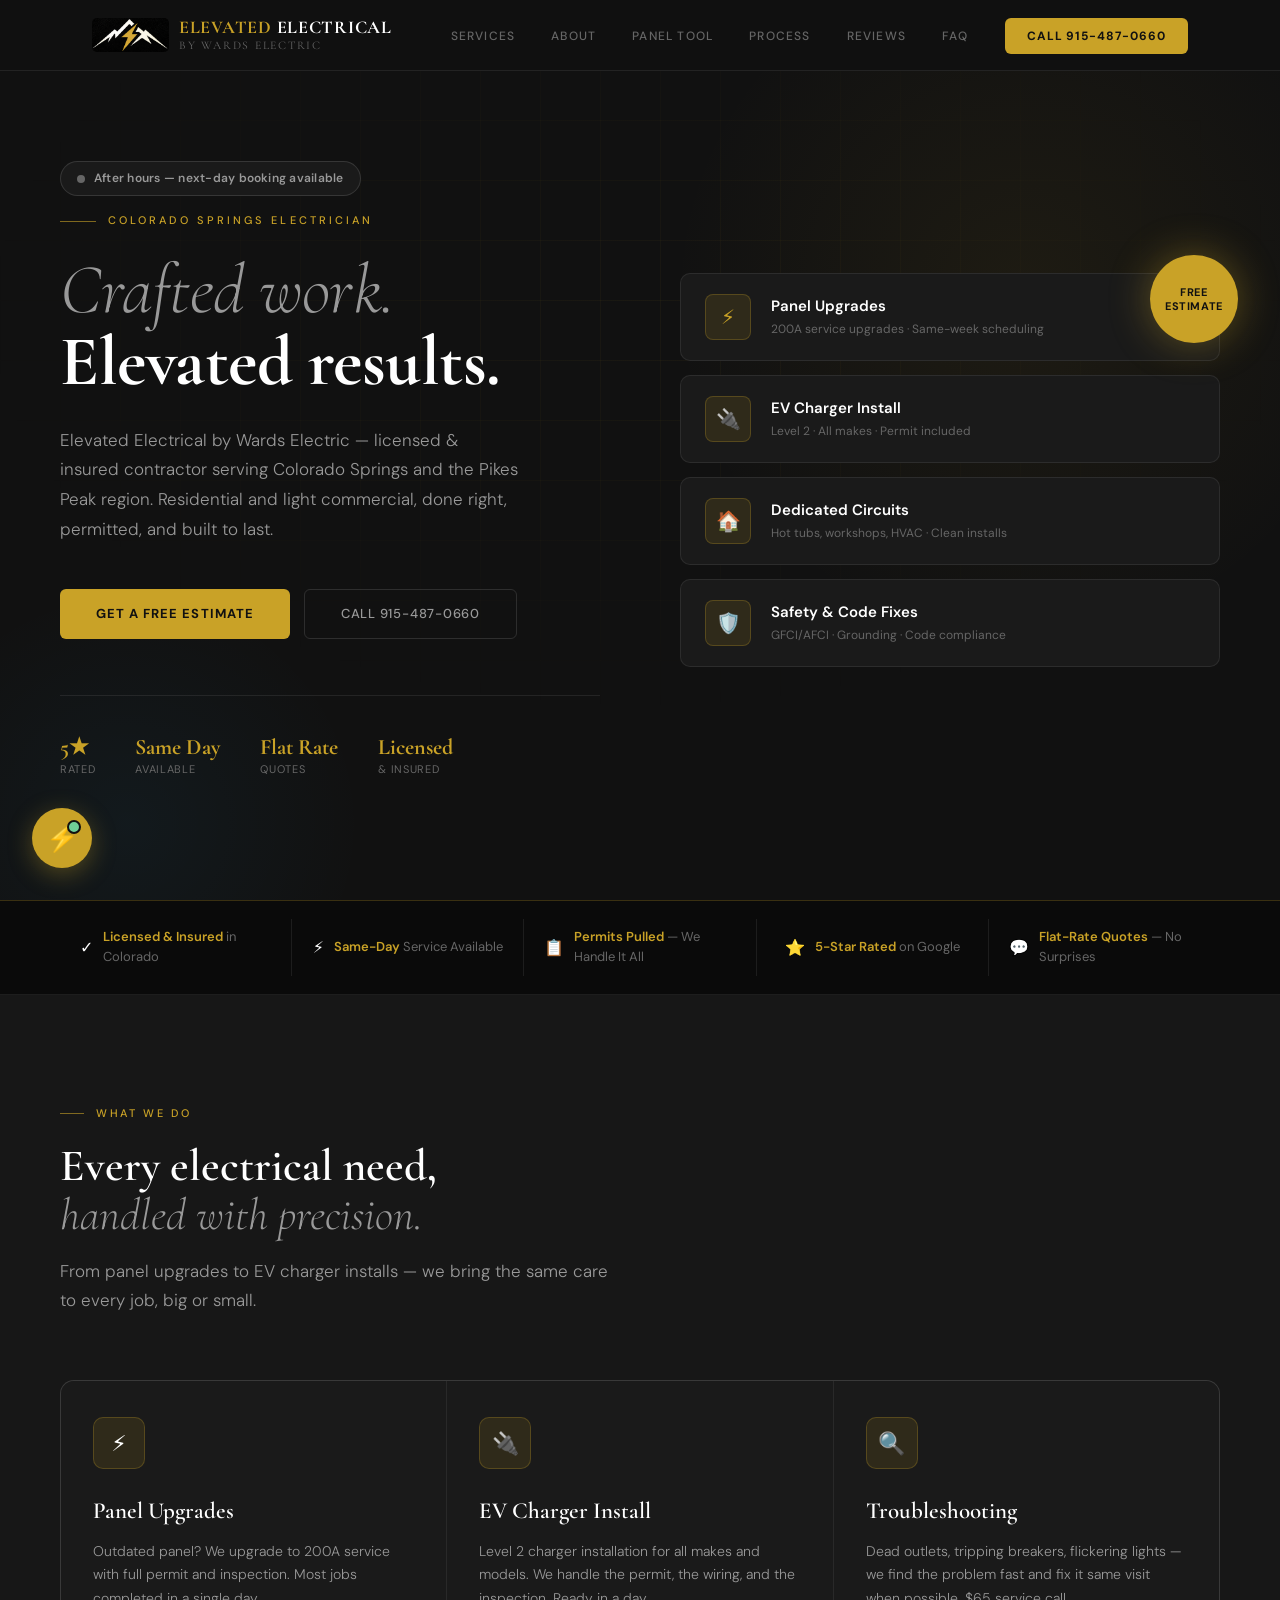
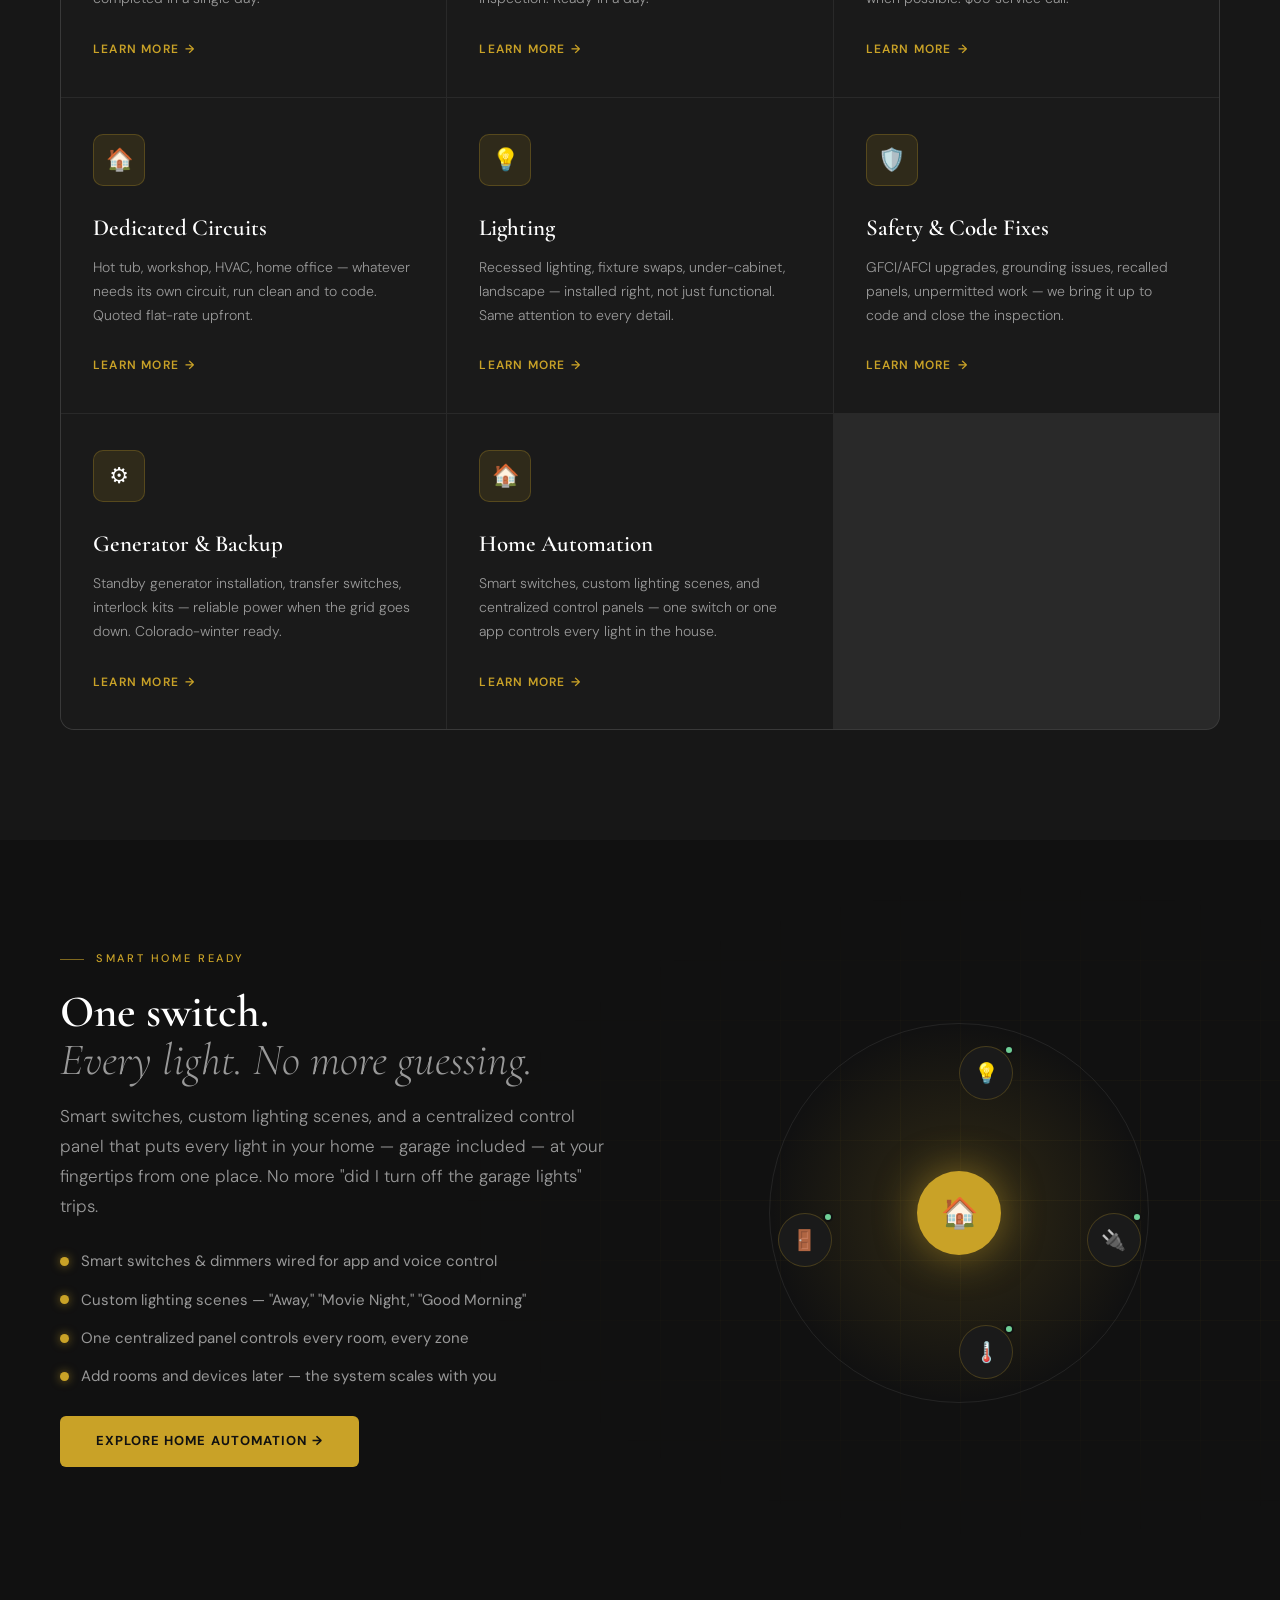
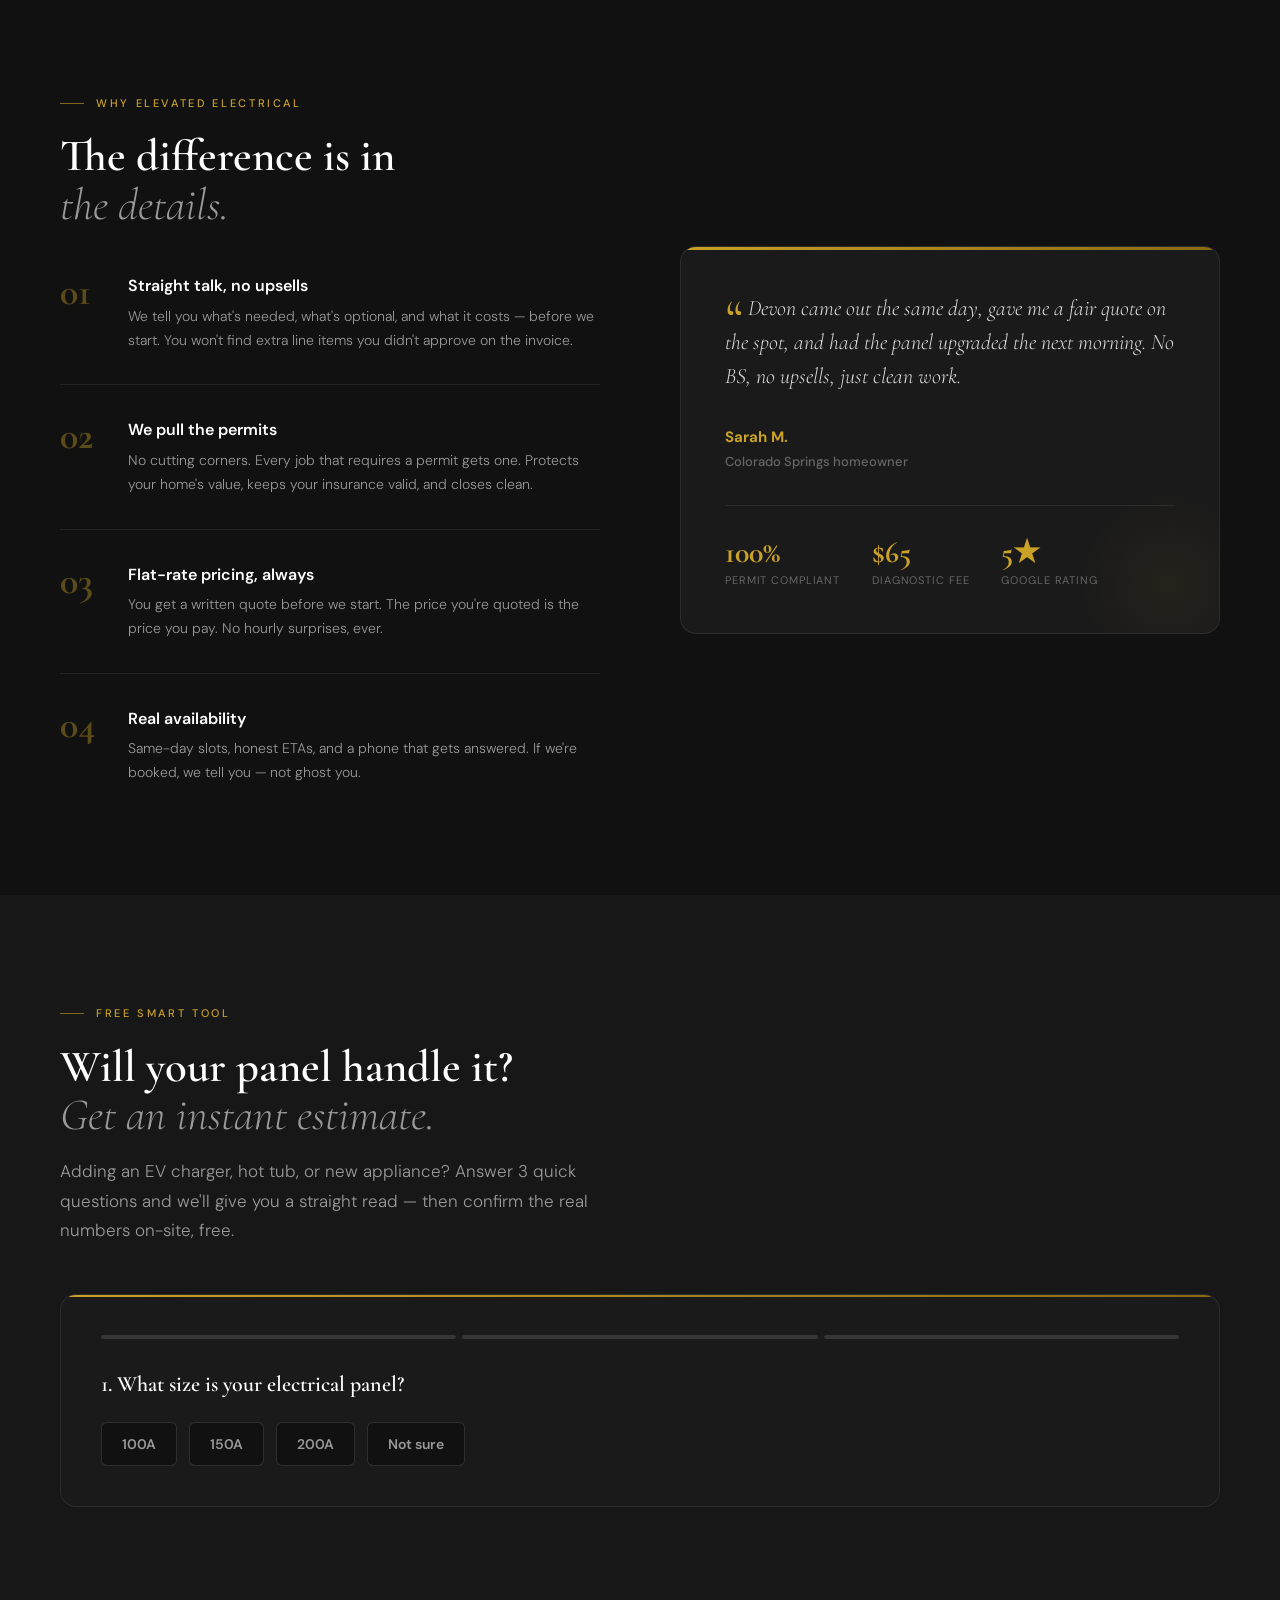
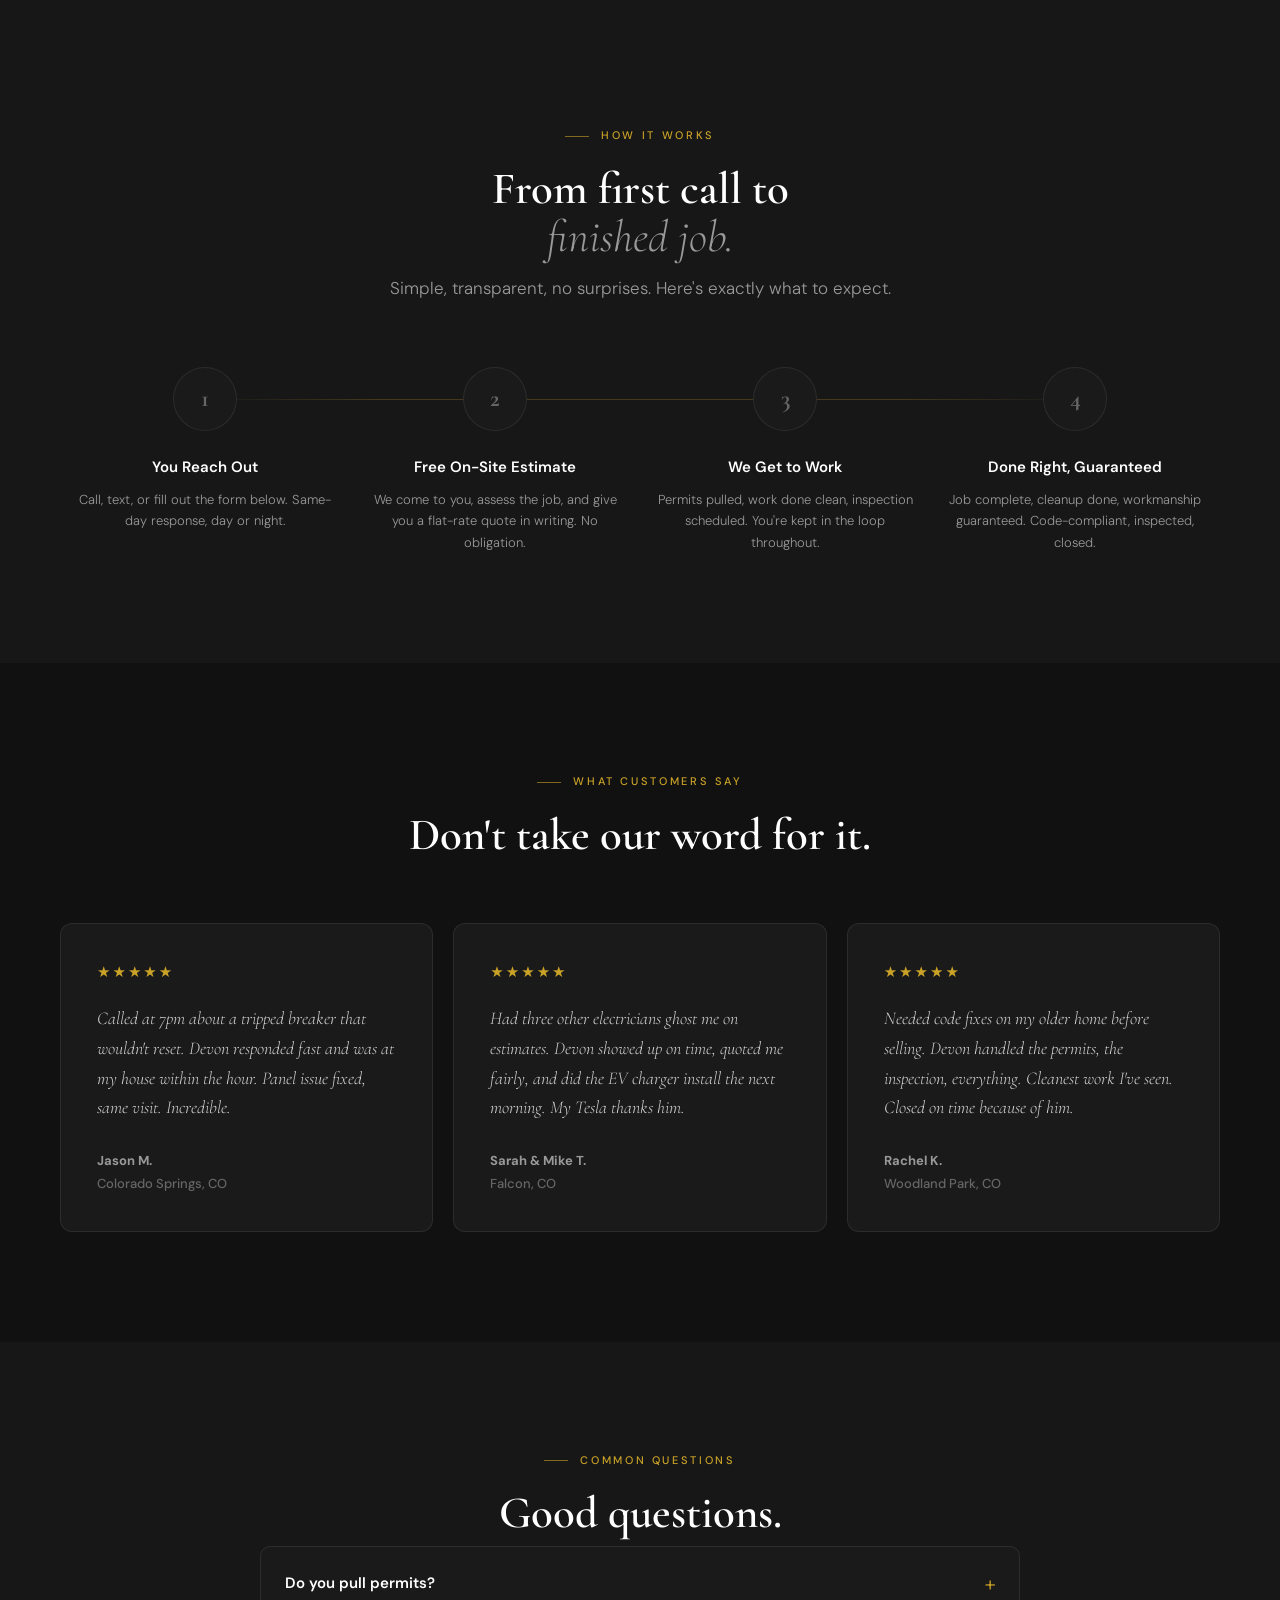
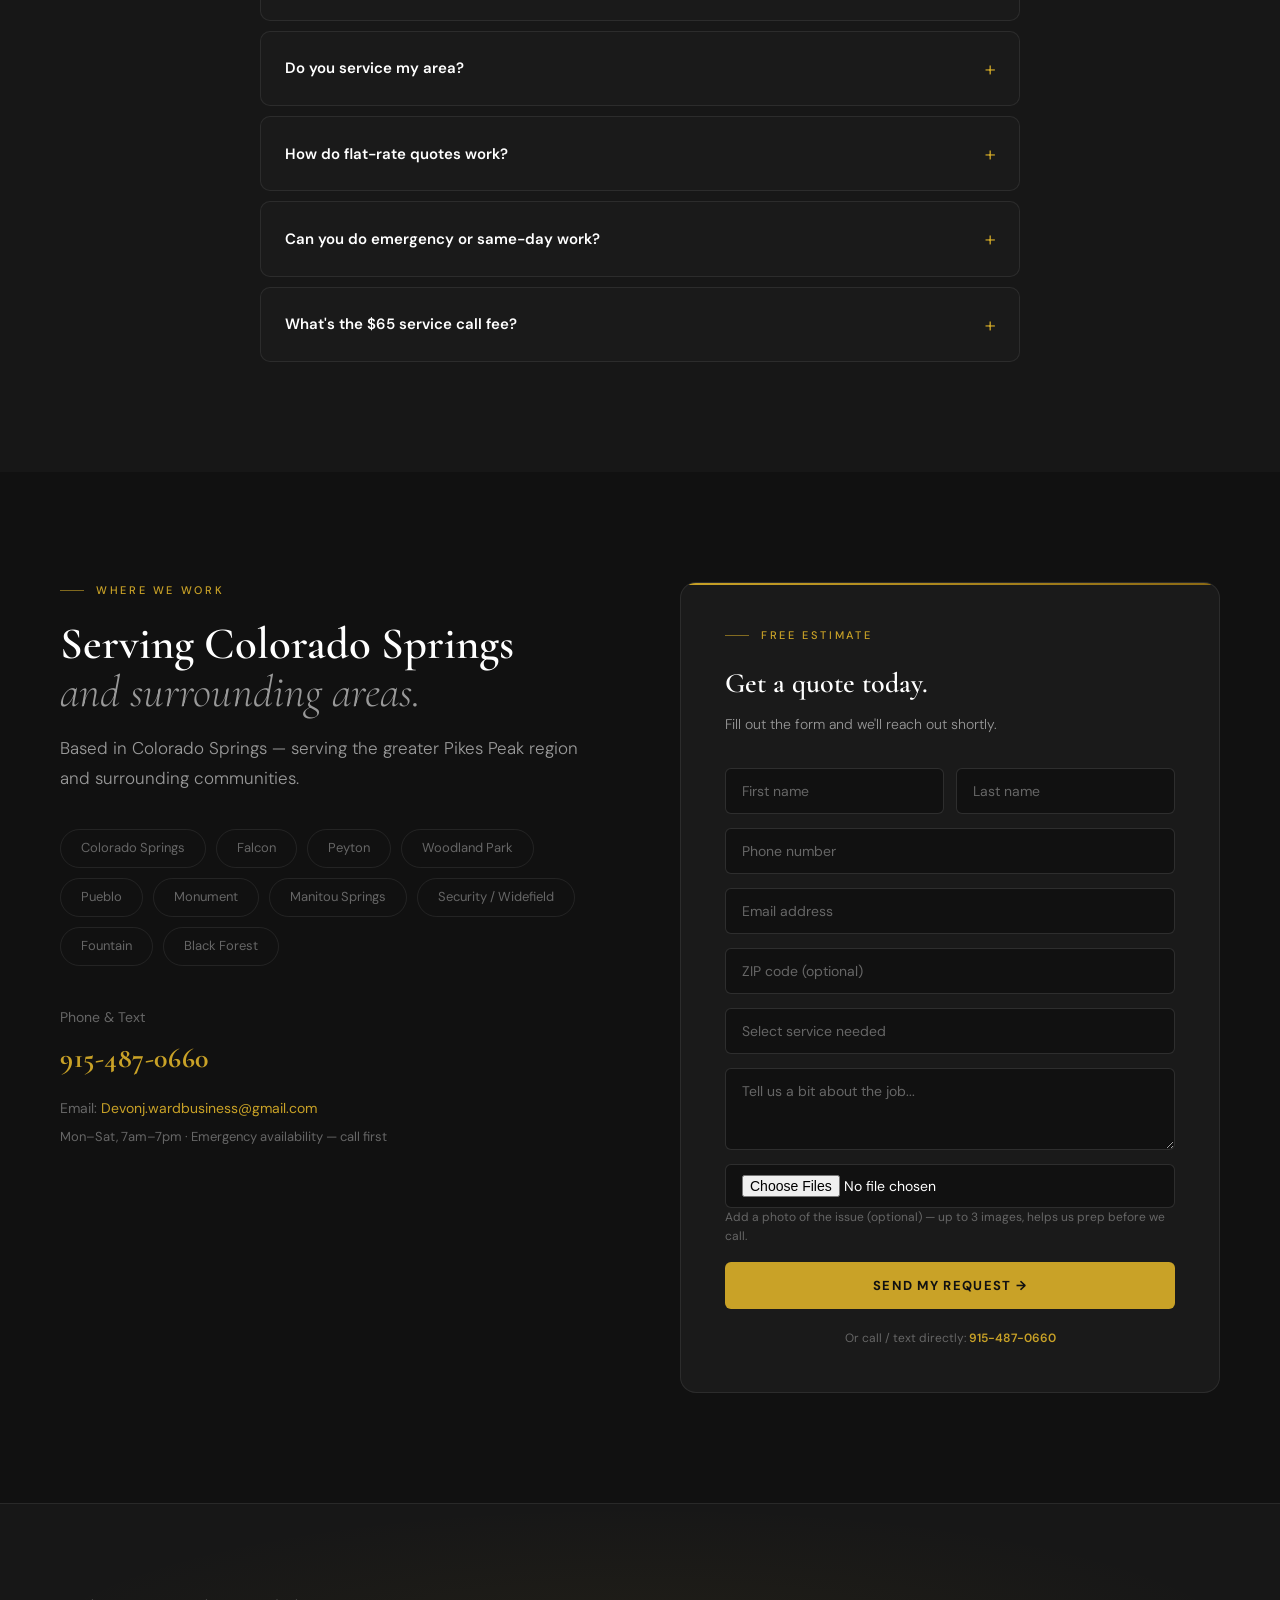
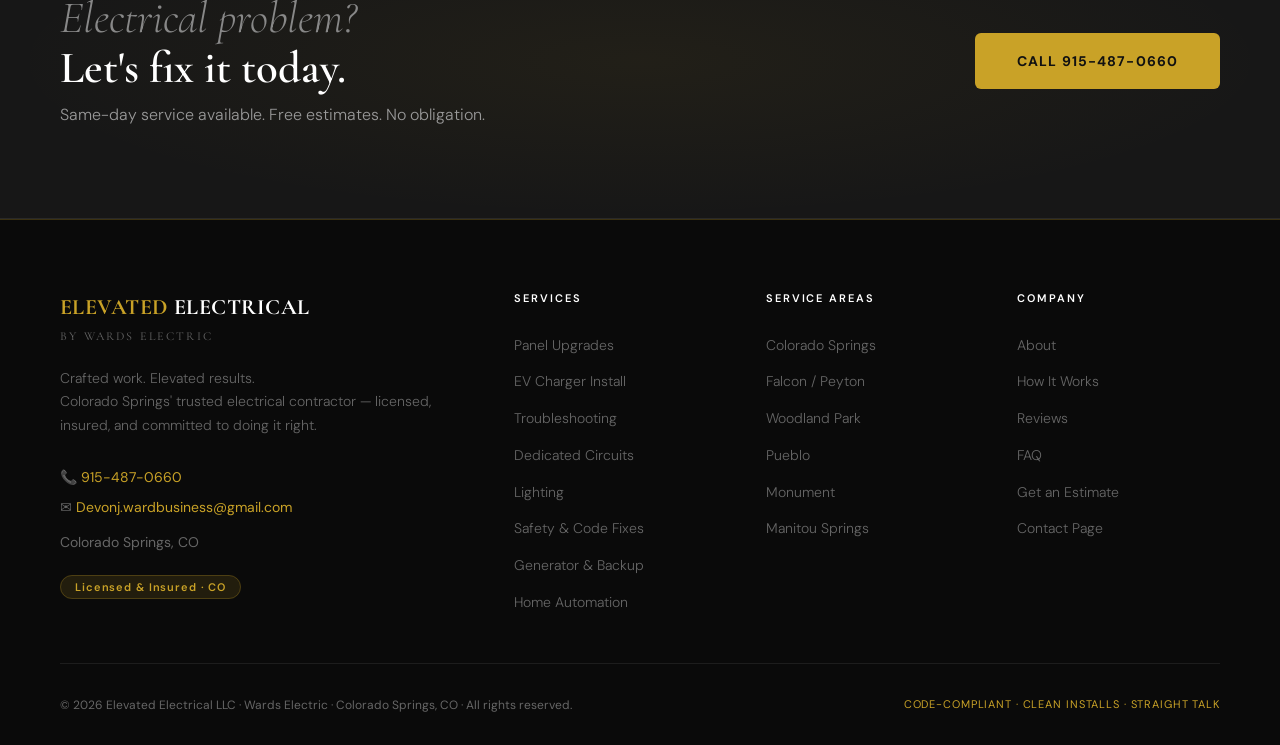
<file: index.html>
<!DOCTYPE html>
<html lang="en">
<head>
<meta charset="UTF-8" />
<meta name="viewport" content="width=device-width, initial-scale=1.0" />
<title>Elevated Electrical | Colorado Springs Electrician — by Wards Electric</title>
<meta name="description" content="Elevated Electrical by Wards Electric — licensed electrician in Colorado Springs, CO. Panel upgrades, EV charger installation, dedicated circuits, lighting &amp; more. Flat-rate quotes. Call 915-487-0660." />
<link rel="canonical" href="https://wardselectricllc.com/" />
<link rel="icon" href="assets/944E936E-1C9E-4781-AC70-04BEC5122BAE.png" />
<meta property="og:title" content="Elevated Electrical | Colorado Springs Electrician — by Wards Electric" />
<meta property="og:description" content="Crafted work. Elevated results. Licensed &amp; insured electrical contractor in Colorado Springs. Flat-rate quotes, same-day availability." />
<meta property="og:type" content="website" />
<meta property="og:url" content="https://wardselectricllc.com/" />
<meta property="og:image" content="https://wardselectricllc.com/assets/944E936E-1C9E-4781-AC70-04BEC5122BAE.png" />
<script type="application/ld+json">
{
  "@context": "https://schema.org",
  "@type": "LocalBusiness",
  "name": "Elevated Electrical by Wards Electric",
  "description": "Licensed electrician in Colorado Springs. Panel upgrades, EV charger installs, dedicated circuits, lighting, safety code fixes, and generator backup.",
  "telephone": "915-487-0660",
  "email": "Devonj.wardbusiness@gmail.com",
  "url": "https://wardselectricllc.com",
  "logo": "https://wardselectricllc.com/assets/944E936E-1C9E-4781-AC70-04BEC5122BAE.png",
  "address": { "@type": "PostalAddress", "addressLocality": "Colorado Springs", "addressRegion": "CO", "addressCountry": "US" },
  "areaServed": ["Colorado Springs, CO", "Falcon, CO", "Peyton, CO", "Woodland Park, CO", "Pueblo, CO"],
  "openingHours": "Mo-Sa 07:00-19:00"
}
</script>
<link rel="preconnect" href="https://fonts.googleapis.com" />
<link rel="preconnect" href="https://fonts.gstatic.com" crossorigin />
<link href="https://fonts.googleapis.com/css2?family=Cormorant+Garamond:ital,wght@0,300;0,400;0,600;0,700;1,300;1,400;1,600&family=DM+Sans:wght@300;400;500;600&display=swap" rel="stylesheet" />
<style>
  :root {
    --bg:          #111111;
    --bg-alt:      #171717;
    --bg-card:     #1A1A1A;
    --bg-raised:   #222222;
    --gold:        #C9A227;
    --gold-deep:   #8B6914;
    --gold-pale:   rgba(201,162,39,0.12);
    --gold-border: rgba(201,162,39,0.25);
    --text:        #FFFFFF;
    --text-mid:    #999999;
    --text-lt:     #666666;
    --border:      rgba(255,255,255,0.08);
    --border-md:   rgba(255,255,255,0.12);
    --serif:       'Cormorant Garamond', Georgia, serif;
    --sans:        'DM Sans', system-ui, sans-serif;
    --radius:      6px;
    --transition:  0.3s cubic-bezier(0.4, 0, 0.2, 1);
  }

  *, *::before, *::after { box-sizing: border-box; margin: 0; padding: 0; }
  html { scroll-behavior: smooth; }
  body {
    font-family: var(--sans);
    background: var(--bg);
    color: var(--text);
    font-size: 16px;
    line-height: 1.6;
    overflow-x: hidden;
  }
  a { color: var(--gold); text-decoration: none; }
  a:hover { color: #fff; }

  /* ── ANIMATIONS ── */
  .fade-up {
    opacity: 0;
    transform: translateY(28px);
    transition: opacity 0.7s ease, transform 0.7s ease;
  }
  .fade-up.visible { opacity: 1; transform: translateY(0); }
  .fade-up.delay-1 { transition-delay: 0.1s; }
  .fade-up.delay-2 { transition-delay: 0.2s; }
  .fade-up.delay-3 { transition-delay: 0.3s; }
  .fade-up.delay-4 { transition-delay: 0.4s; }
  .fade-up.delay-5 { transition-delay: 0.5s; }

  /* ── NAV ── */
  nav {
    position: fixed;
    top: 0; left: 0; right: 0;
    z-index: 100;
    background: rgba(17,17,17,0.92);
    backdrop-filter: blur(16px);
    -webkit-backdrop-filter: blur(16px);
    border-bottom: 1px solid var(--border);
    transition: border-color var(--transition), box-shadow var(--transition);
  }
  nav.scrolled {
    border-color: var(--gold-border);
    box-shadow: 0 1px 40px rgba(0,0,0,0.6);
  }
  .nav-inner {
    max-width: 1160px;
    margin: 0 auto;
    padding: 0 2rem;
    height: 70px;
    display: flex;
    align-items: center;
    justify-content: space-between;
  }
  .nav-logo {
    font-family: var(--serif);
    font-size: 18px;
    font-weight: 700;
    text-decoration: none;
    letter-spacing: 0.04em;
    display: flex;
    align-items: center;
    gap: 10px;
  }
  .nav-logo img { height: 34px; width: auto; border-radius: 5px; object-fit: contain; }
  .nav-logo .logo-crop { display: inline-block; width: 77px; height: 34px; overflow: hidden; border-radius: 5px; position: relative; }
  .nav-logo .logo-crop img { position: absolute; top: -39px; left: -145px; width: 243px; height: 162px; max-width: none; border-radius: 0; }
  .nav-logo .w1 { color: var(--gold); }
  .nav-logo .w2 { color: #FFFFFF; }
  .nav-logo .w3 { color: var(--text-lt); font-size: 0.65em; letter-spacing: 0.15em; font-weight: 400; }
  .nav-links {
    display: flex;
    gap: 2.25rem;
    list-style: none;
    align-items: center;
  }
  .nav-links a {
    font-size: 12px;
    font-weight: 500;
    letter-spacing: 0.1em;
    color: var(--text-lt);
    text-decoration: none;
    text-transform: uppercase;
    transition: color var(--transition);
  }
  .nav-links a:hover { color: var(--gold); }
  .nav-cta {
    background: var(--gold) !important;
    color: #111111 !important;
    padding: 10px 22px !important;
    border-radius: var(--radius) !important;
    font-size: 12px !important;
    font-weight: 700 !important;
    letter-spacing: 0.08em !important;
    transition: background var(--transition), transform var(--transition) !important;
  }
  .nav-cta:hover { background: #fff !important; color: #111 !important; transform: translateY(-1px); }
  .hamburger { display: none; flex-direction: column; gap: 5px; cursor: pointer; padding: 4px; background: none; border: none; }
  .hamburger span { display: block; width: 24px; height: 2px; background: var(--text-mid); border-radius: 2px; transition: var(--transition); }
  .mobile-menu {
    display: none;
    position: fixed;
    top: 70px; left: 0; right: 0; bottom: 0;
    background: var(--bg);
    z-index: 99;
    padding: 2.5rem 2rem;
    flex-direction: column;
    gap: 1.5rem;
    border-top: 1px solid var(--gold-border);
    overflow-y: auto;
  }
  .mobile-menu.open { display: flex; }
  .mobile-menu a {
    font-family: var(--serif);
    font-size: 30px;
    font-weight: 600;
    color: var(--text);
    text-decoration: none;
    border-bottom: 1px solid var(--border);
    padding-bottom: 1rem;
    transition: color var(--transition);
  }
  .mobile-menu a:hover { color: var(--gold); }
  .mobile-cta {
    background: var(--gold) !important;
    color: #111 !important;
    padding: 1rem !important;
    border-radius: var(--radius) !important;
    text-align: center;
    font-family: var(--sans) !important;
    font-size: 16px !important;
    font-weight: 700 !important;
    border: none !important;
    margin-top: auto;
  }

  /* ── HERO ── */
  .hero {
    min-height: 100vh;
    display: flex;
    align-items: center;
    padding: 130px 2rem 90px;
    position: relative;
    overflow: hidden;
  }
  .hero::before {
    content: '';
    position: absolute;
    inset: 0;
    background-image:
      linear-gradient(rgba(201,162,39,0.05) 1px, transparent 1px),
      linear-gradient(90deg, rgba(201,162,39,0.05) 1px, transparent 1px);
    background-size: 60px 60px;
    mask-image: radial-gradient(ellipse 70% 60% at 50% 35%, black 0%, transparent 75%);
    -webkit-mask-image: radial-gradient(ellipse 70% 60% at 50% 35%, black 0%, transparent 75%);
    pointer-events: none;
  }
  .hero-glow {
    position: absolute;
    top: -10%; right: -10%;
    width: 60vw; height: 60vw;
    background: radial-gradient(circle, rgba(201,162,39,0.07) 0%, transparent 65%);
    pointer-events: none;
    animation: pulseGlow 9s ease-in-out infinite;
  }
  @keyframes pulseGlow {
    0%, 100% { opacity: 0.7; transform: scale(1); }
    50% { opacity: 1; transform: scale(1.12); }
  }
  .hero-glow-2 {
    position: absolute;
    bottom: -20%; left: -10%;
    width: 40vw; height: 40vw;
    background: radial-gradient(circle, rgba(47,184,255,0.05) 0%, transparent 65%);
    pointer-events: none;
    animation: pulseGlow 11s ease-in-out infinite reverse;
  }

  /* ── LIVE STATUS BADGE ── */
  .status-badge {
    display: inline-flex;
    align-items: center;
    gap: 9px;
    padding: 7px 16px;
    background: var(--bg-card);
    border: 1px solid var(--border-md);
    border-radius: 999px;
    font-size: 12px;
    font-weight: 600;
    color: var(--text-mid);
    letter-spacing: 0.02em;
  }
  .status-dot {
    width: 8px; height: 8px;
    border-radius: 50%;
    background: var(--text-lt);
    flex-shrink: 0;
  }
  .status-dot.online {
    background: #6FCF97;
    animation: statusPulse 2s infinite;
  }
  @keyframes statusPulse {
    0%   { box-shadow: 0 0 0 0 rgba(111,207,151,0.55); }
    70%  { box-shadow: 0 0 0 6px rgba(111,207,151,0); }
    100% { box-shadow: 0 0 0 0 rgba(111,207,151,0); }
  }
  .hero-inner {
    max-width: 1160px;
    margin: 0 auto;
    width: 100%;
    display: grid;
    grid-template-columns: 1fr 1fr;
    gap: 5rem;
    align-items: center;
    position: relative;
    z-index: 1;
  }
  .hero-eyebrow {
    font-size: 11px;
    font-weight: 500;
    letter-spacing: 0.28em;
    text-transform: uppercase;
    color: var(--gold);
    margin-bottom: 1.5rem;
    display: flex;
    align-items: center;
    gap: 12px;
  }
  .hero-eyebrow::before {
    content: '';
    display: block;
    width: 36px; height: 1px;
    background: var(--gold);
    opacity: 0.6;
  }
  .hero-headline {
    font-family: var(--serif);
    font-size: clamp(46px, 5.5vw, 72px);
    line-height: 1.02;
    margin-bottom: 1.75rem;
    letter-spacing: -0.5px;
  }
  .hero-headline em {
    font-style: italic;
    font-weight: 300;
    color: #999;
    display: block;
  }
  .hero-headline strong {
    font-weight: 700;
    display: block;
    color: #FFFFFF;
  }
  .hero-sub {
    font-size: 17px;
    color: var(--text-mid);
    line-height: 1.75;
    margin-bottom: 2.75rem;
    max-width: 460px;
    font-weight: 300;
  }
  .hero-buttons {
    display: flex;
    gap: 14px;
    flex-wrap: wrap;
    margin-bottom: 3.5rem;
  }
  .btn-gold {
    background: var(--gold);
    color: #111111;
    padding: 15px 36px;
    font-size: 13px;
    font-weight: 700;
    letter-spacing: 0.08em;
    text-transform: uppercase;
    text-decoration: none;
    border-radius: var(--radius);
    border: none;
    cursor: pointer;
    transition: background var(--transition), transform var(--transition), box-shadow var(--transition);
    display: inline-block;
    position: relative;
    overflow: hidden;
    animation: ctaPulse 1.5s ease-in-out infinite;
  }
  @keyframes ctaPulse {
    0%, 100% { box-shadow: 0 0 0 0 rgba(201,162,39,0); }
    50% { box-shadow: 0 0 16px 3px rgba(201,162,39,0.45); }
  }
  .btn-gold::after {
    content: '';
    position: absolute;
    top: 0; left: -75%;
    width: 50%; height: 100%;
    background: linear-gradient(120deg, transparent, rgba(255,255,255,0.55), transparent);
    transform: skewX(-20deg);
    transition: left 0.6s ease;
  }
  .btn-gold:hover { animation-play-state: paused; }
  .btn-gold:hover::after { left: 125%; }
  .btn-gold:hover {
    background: #fff;
    color: #111;
    transform: translateY(-2px);
    box-shadow: 0 8px 30px rgba(201,162,39,0.3);
  }
  .btn-ghost {
    background: transparent;
    color: var(--text-mid);
    padding: 14px 36px;
    font-size: 13px;
    font-weight: 500;
    letter-spacing: 0.06em;
    text-transform: uppercase;
    text-decoration: none;
    border-radius: var(--radius);
    border: 1px solid var(--border-md);
    transition: border-color var(--transition), color var(--transition), transform var(--transition);
    display: inline-block;
  }
  .btn-ghost:hover { border-color: var(--gold); color: var(--gold); transform: translateY(-2px); }
  .hero-trust {
    display: flex;
    gap: 2.5rem;
    padding-top: 2.5rem;
    border-top: 1px solid var(--border);
    flex-wrap: wrap;
  }
  .trust-item { display: flex; flex-direction: column; gap: 3px; }
  .trust-num {
    font-family: var(--serif);
    font-size: 22px;
    font-weight: 700;
    color: var(--gold);
    line-height: 1;
  }
  .trust-label {
    font-size: 11px;
    color: var(--text-lt);
    letter-spacing: 0.06em;
    text-transform: uppercase;
  }
  .hero-visual {
    position: relative;
    display: flex;
    flex-direction: column;
    gap: 14px;
  }
  .svc-card-hero {
    background: var(--bg-card);
    border: 1px solid var(--border);
    border-radius: 10px;
    padding: 1.25rem 1.5rem;
    display: flex;
    align-items: center;
    gap: 1.25rem;
    transition: border-color var(--transition), transform var(--transition), box-shadow var(--transition);
    text-decoration: none;
  }
  .svc-card-hero:hover {
    border-color: var(--gold-border);
    transform: translateX(5px);
    box-shadow: -3px 0 0 0 var(--gold);
  }
  .svc-icon {
    width: 46px; height: 46px;
    background: var(--gold-pale);
    border: 1px solid var(--gold-border);
    border-radius: 8px;
    display: flex;
    align-items: center;
    justify-content: center;
    flex-shrink: 0;
    font-size: 20px;
  }
  .svc-card-title { font-size: 15px; font-weight: 600; color: #FFFFFF; margin-bottom: 2px; }
  .svc-card-sub { font-size: 12px; color: var(--text-lt); }
  .hero-badge {
    position: absolute;
    top: -18px; right: -18px;
    background: var(--gold);
    color: #111;
    border-radius: 50%;
    width: 88px; height: 88px;
    display: flex;
    flex-direction: column;
    align-items: center;
    justify-content: center;
    font-size: 11px;
    font-weight: 700;
    text-align: center;
    letter-spacing: 0.05em;
    text-transform: uppercase;
    line-height: 1.3;
    box-shadow: 0 0 40px rgba(201,162,39,0.4);
  }

  /* ── TRUST BAR ── */
  .trust-bar {
    background: #0A0A0A;
    padding: 1.1rem 2rem;
    border-top: 1px solid var(--gold-border);
    border-bottom: 1px solid var(--border);
  }
  .trust-bar-inner {
    max-width: 1160px;
    margin: 0 auto;
    display: flex;
    align-items: stretch;
    justify-content: space-around;
    flex-wrap: wrap;
  }
  .trust-bar-item {
    display: flex;
    align-items: center;
    gap: 10px;
    padding: 0.5rem 1.25rem;
    border-right: 1px solid var(--border);
    flex: 1;
    justify-content: center;
  }
  .trust-bar-item:last-child { border-right: none; }
  .trust-bar-icon { font-size: 16px; }
  .trust-bar-text { font-size: 13px; font-weight: 400; color: var(--text-lt); }
  .trust-bar-text strong { color: var(--gold); font-weight: 600; }

  /* ── SECTIONS ── */
  .section { padding: 110px 2rem; }
  .section-alt { background: var(--bg-alt); }
  .container { max-width: 1160px; margin: 0 auto; }
  .section-eyebrow {
    font-size: 11px;
    font-weight: 500;
    letter-spacing: 0.24em;
    text-transform: uppercase;
    color: var(--gold);
    margin-bottom: 1.25rem;
    display: flex;
    align-items: center;
    gap: 12px;
  }
  .section-eyebrow::before {
    content: '';
    display: block;
    width: 24px; height: 1px;
    background: var(--gold);
    opacity: 0.6;
  }
  .section-title {
    font-family: var(--serif);
    font-size: clamp(34px, 3.5vw, 50px);
    line-height: 1.08;
    color: #FFFFFF;
    margin-bottom: 1.1rem;
    font-weight: 600;
  }
  .section-title em { font-style: italic; font-weight: 300; color: #999; }
  .section-sub {
    font-size: 17px;
    color: var(--text-mid);
    line-height: 1.75;
    max-width: 560px;
    font-weight: 300;
  }

  /* ── SERVICES GRID ── */
  .services-grid {
    display: grid;
    grid-template-columns: repeat(3, 1fr);
    gap: 1px;
    margin-top: 4rem;
    background: var(--border);
    border: 1px solid var(--border);
    border-radius: 14px;
    overflow: hidden;
  }
  .svc-card {
    background: var(--bg-card);
    padding: 2.25rem 2rem;
    transition: background var(--transition);
    position: relative;
    overflow: hidden;
  }
  .svc-card::after {
    content: '';
    position: absolute;
    top: 0; left: 0; right: 0;
    height: 2px;
    background: var(--gold);
    transform: scaleX(0);
    transform-origin: left;
    transition: transform var(--transition);
  }
  .svc-card:hover { background: #1F1F1F; box-shadow: inset 0 0 40px rgba(201,162,39,0.08); }
  .svc-card:hover::after { transform: scaleX(1); }
  .svc-card-icon { transition: var(--transition); }
  .svc-card:hover .svc-card-icon { box-shadow: 0 0 18px rgba(201,162,39,0.35); transform: translateY(-2px); }
  .svc-card-icon {
    width: 52px; height: 52px;
    background: var(--gold-pale);
    border: 1px solid var(--gold-border);
    border-radius: 10px;
    display: flex;
    align-items: center;
    justify-content: center;
    font-size: 22px;
    margin-bottom: 1.5rem;
  }
  .svc-card-name {
    font-family: var(--serif);
    font-size: 23px;
    font-weight: 600;
    color: #FFFFFF;
    margin-bottom: 0.6rem;
  }
  .svc-card-desc {
    font-size: 14px;
    color: var(--text-mid);
    line-height: 1.7;
    margin-bottom: 1.5rem;
    font-weight: 300;
  }
  .svc-link {
    font-size: 12px;
    font-weight: 600;
    letter-spacing: 0.1em;
    text-transform: uppercase;
    color: var(--gold);
    text-decoration: none;
    display: inline-flex;
    align-items: center;
    gap: 6px;
    transition: gap var(--transition);
  }
  .svc-link:hover { gap: 12px; color: var(--gold); }
  .svc-link::after { content: '→'; }

  /* ── SMART HOME ── */
  .smart-section {
    position: relative;
    overflow: hidden;
  }
  .smart-section::before {
    content: '';
    position: absolute;
    inset: 0;
    background-image:
      linear-gradient(rgba(201,162,39,0.06) 1px, transparent 1px),
      linear-gradient(90deg, rgba(201,162,39,0.06) 1px, transparent 1px);
    background-size: 60px 60px;
    mask-image: radial-gradient(ellipse 60% 60% at 80% 50%, black 0%, transparent 75%);
    -webkit-mask-image: radial-gradient(ellipse 60% 60% at 80% 50%, black 0%, transparent 75%);
    pointer-events: none;
  }
  .smart-grid {
    position: relative;
    z-index: 1;
    display: grid;
    grid-template-columns: 1.1fr 1fr;
    gap: 4rem;
    align-items: center;
  }
  .smart-list {
    list-style: none;
    display: flex;
    flex-direction: column;
    gap: 0.9rem;
    margin-top: 1.75rem;
  }
  .smart-list li {
    display: flex;
    align-items: center;
    gap: 0.75rem;
    color: var(--text-mid);
    font-size: 15px;
  }
  .smart-list-dot {
    width: 9px; height: 9px;
    border-radius: 50%;
    background: var(--gold);
    box-shadow: 0 0 10px rgba(201,162,39,0.65);
    flex-shrink: 0;
  }
  .smart-visual {
    position: relative;
    width: 100%;
    aspect-ratio: 1;
    max-width: 380px;
    margin: 0 auto;
    border-radius: 50%;
    border: 1px solid var(--border);
  }
  .smart-visual::before {
    content: '';
    position: absolute;
    inset: 0;
    border-radius: 50%;
    background: radial-gradient(circle, rgba(201,162,39,0.18) 0%, transparent 70%);
    animation: smartPulse 6s ease-in-out infinite;
  }
  .smart-hub {
    position: absolute;
    top: 50%; left: 50%;
    transform: translate(-50%, -50%);
    width: 84px; height: 84px;
    border-radius: 50%;
    background: var(--gold);
    color: #111;
    display: flex;
    align-items: center;
    justify-content: center;
    font-size: 30px;
    box-shadow: 0 0 40px rgba(201,162,39,0.5);
  }
  .smart-node {
    position: absolute;
    width: 54px; height: 54px;
    border-radius: 50%;
    background: var(--bg-card);
    border: 1px solid var(--gold-border);
    display: flex;
    align-items: center;
    justify-content: center;
    font-size: 20px;
  }
  .smart-node-dot {
    position: absolute;
    top: -2px; right: -2px;
    width: 10px; height: 10px;
    border-radius: 50%;
    background: #6FCF97;
    border: 2px solid var(--bg);
    animation: smartDotPulse 2s infinite;
  }
  .smart-node--top { top: 6%; left: 50%; animation: smartFloatTop 6s ease-in-out infinite; }
  .smart-node--right { top: 50%; right: 2%; animation: smartFloatRight 6s ease-in-out infinite 1.5s; }
  .smart-node--bottom { bottom: 6%; left: 50%; animation: smartFloatBottom 6s ease-in-out infinite 3s; }
  .smart-node--left { top: 50%; left: 2%; animation: smartFloatLeft 6s ease-in-out infinite 4.5s; }
  @keyframes smartPulse {
    0%, 100% { opacity: 0.7; transform: scale(1); }
    50% { opacity: 1; transform: scale(1.08); }
  }
  @keyframes smartDotPulse {
    0%   { box-shadow: 0 0 0 0 rgba(111,207,151,0.6); }
    70%  { box-shadow: 0 0 0 6px rgba(111,207,151,0); }
    100% { box-shadow: 0 0 0 0 rgba(111,207,151,0); }
  }
  @keyframes smartFloatTop {
    0%, 100% { transform: translateX(-50%) translateY(0); }
    50% { transform: translateX(-50%) translateY(-8px); }
  }
  @keyframes smartFloatRight {
    0%, 100% { transform: translateY(-50%) translateX(0); }
    50% { transform: translateY(-50%) translateX(8px); }
  }
  @keyframes smartFloatBottom {
    0%, 100% { transform: translateX(-50%) translateY(0); }
    50% { transform: translateX(-50%) translateY(8px); }
  }
  @keyframes smartFloatLeft {
    0%, 100% { transform: translateY(-50%) translateX(0); }
    50% { transform: translateY(-50%) translateX(-8px); }
  }

  /* ── WHY US ── */
  .why-grid {
    display: grid;
    grid-template-columns: 1fr 1fr;
    gap: 5rem;
    align-items: center;
  }
  .why-points { display: flex; flex-direction: column; gap: 2rem; margin-top: 2.75rem; }
  .why-point {
    display: flex;
    gap: 1.5rem;
    align-items: flex-start;
    padding-bottom: 2rem;
    border-bottom: 1px solid var(--border);
  }
  .why-point:last-child { border-bottom: none; padding-bottom: 0; }
  .why-num {
    font-family: var(--serif);
    font-size: 38px;
    font-weight: 700;
    color: var(--gold);
    line-height: 1;
    min-width: 44px;
    opacity: 0.4;
  }
  .why-point-title { font-size: 16px; font-weight: 600; color: #FFFFFF; margin-bottom: 6px; }
  .why-point-text { font-size: 14px; color: var(--text-mid); line-height: 1.7; font-weight: 300; }
  .why-right { position: relative; }
  .why-card {
    background: var(--bg-card);
    border: 1px solid var(--border);
    border-radius: 16px;
    padding: 2.75rem;
    position: relative;
    overflow: hidden;
  }
  .why-card::before {
    content: '';
    position: absolute;
    top: 0; left: 0; right: 0;
    height: 3px;
    background: linear-gradient(90deg, var(--gold) 0%, var(--gold-deep) 100%);
  }
  .why-card::after {
    content: '';
    position: absolute;
    bottom: -40px; right: -40px;
    width: 180px; height: 180px;
    border-radius: 50%;
    background: radial-gradient(circle, rgba(201,162,39,0.06) 0%, transparent 70%);
  }
  .why-card-quote {
    font-family: var(--serif);
    font-size: 22px;
    font-style: italic;
    font-weight: 300;
    color: rgba(255,255,255,0.85);
    line-height: 1.55;
    margin-bottom: 2rem;
  }
  .why-card-quote::before {
    content: '\201C';
    color: var(--gold);
    font-size: 56px;
    line-height: 0;
    vertical-align: -22px;
    margin-right: 4px;
    font-style: normal;
  }
  .why-card-author { font-size: 13px; color: var(--text-lt); font-weight: 500; }
  .why-card-author strong { color: var(--gold); display: block; font-size: 15px; margin-bottom: 3px; }
  .why-stat-row {
    display: flex;
    gap: 2rem;
    margin-top: 2rem;
    padding-top: 2rem;
    border-top: 1px solid var(--border);
    flex-wrap: wrap;
  }
  .why-stat-num { font-family: var(--serif); font-size: 30px; font-weight: 700; color: var(--gold); line-height: 1; }
  .why-stat-text { font-size: 11px; color: var(--text-lt); text-transform: uppercase; letter-spacing: 0.08em; margin-top: 4px; }

  /* ── PROCESS ── */
  .process-steps {
    display: grid;
    grid-template-columns: repeat(4, 1fr);
    gap: 0;
    margin-top: 4rem;
    position: relative;
  }
  .process-steps::before {
    content: '';
    position: absolute;
    top: 32px; left: 12.5%; right: 12.5%;
    height: 1px;
    background: linear-gradient(90deg, transparent, var(--gold-border) 20%, var(--gold-border) 80%, transparent);
    z-index: 0;
  }
  .process-step { text-align: center; padding: 0 1rem; position: relative; z-index: 1; }
  .step-num {
    width: 64px; height: 64px;
    border-radius: 50%;
    background: var(--bg-card);
    border: 1px solid var(--border);
    display: flex;
    align-items: center;
    justify-content: center;
    font-family: var(--serif);
    font-size: 24px;
    font-weight: 700;
    color: var(--text-lt);
    margin: 0 auto 1.5rem;
    transition: background var(--transition), border-color var(--transition), color var(--transition), box-shadow var(--transition);
  }
  .process-step:hover .step-num {
    background: var(--gold);
    border-color: var(--gold);
    color: #111;
    box-shadow: 0 0 30px rgba(201,162,39,0.35);
  }
  .step-title { font-size: 15px; font-weight: 600; color: #FFFFFF; margin-bottom: 0.6rem; }
  .step-desc { font-size: 13px; color: var(--text-mid); line-height: 1.65; font-weight: 300; }

  /* ── TESTIMONIALS ── */
  .testimonials-grid {
    display: grid;
    grid-template-columns: repeat(3, 1fr);
    gap: 20px;
    margin-top: 4rem;
  }
  .testimonial-card {
    background: var(--bg-card);
    border: 1px solid var(--border);
    border-radius: 12px;
    padding: 2.25rem;
    transition: border-color var(--transition), transform var(--transition);
  }
  .testimonial-card:hover { border-color: var(--gold-border); transform: translateY(-4px); }
  .stars { color: var(--gold); font-size: 15px; letter-spacing: 2px; margin-bottom: 1.25rem; }
  .testimonial-text {
    font-family: var(--serif);
    font-size: 18px;
    font-style: italic;
    font-weight: 300;
    color: rgba(255,255,255,0.8);
    line-height: 1.65;
    margin-bottom: 1.75rem;
  }
  .testimonial-author { font-size: 13px; color: var(--text-lt); font-weight: 500; }
  .testimonial-author strong { color: var(--text-mid); display: block; margin-bottom: 2px; }

  /* ── FAQ ── */
  .faq-list { display: grid; gap: 10px; margin-top: 3rem; }
  .faq-item {
    background: var(--bg-card);
    border: 1px solid var(--border);
    border-radius: 10px;
    overflow: hidden;
    transition: border-color var(--transition);
  }
  .faq-item[open] { border-color: var(--gold-border); }
  .faq-q {
    list-style: none;
    padding: 1.25rem 1.5rem;
    font-weight: 600;
    font-size: 15px;
    color: #FFFFFF;
    cursor: pointer;
    display: flex;
    justify-content: space-between;
    align-items: center;
    gap: 12px;
  }
  .faq-q::-webkit-details-marker { display: none; }
  .faq-q::after {
    content: '+';
    font-size: 1.3rem;
    font-weight: 300;
    color: var(--gold);
    flex-shrink: 0;
    transition: transform var(--transition);
  }
  .faq-item[open] .faq-q::after { transform: rotate(45deg); }
  .faq-a {
    padding: 0 1.5rem 1.25rem;
    font-size: 14px;
    color: var(--text-mid);
    line-height: 1.7;
    font-weight: 300;
  }

  /* ── AREAS ── */
  .areas-grid {
    display: flex;
    flex-wrap: wrap;
    gap: 10px;
    margin-top: 2.25rem;
  }
  .area-pill {
    background: transparent;
    border: 1px solid var(--border);
    border-radius: 40px;
    padding: 8px 20px;
    font-size: 13px;
    font-weight: 400;
    color: var(--text-lt);
    transition: background var(--transition), border-color var(--transition), color var(--transition);
    cursor: default;
  }
  .area-pill:hover { background: var(--gold-pale); border-color: var(--gold-border); color: var(--gold); }

  /* ── CONTACT FORM ── */
  .form-card {
    background: var(--bg-card);
    border: 1px solid var(--border);
    border-radius: 16px;
    padding: 2.75rem;
    position: relative;
    overflow: hidden;
  }
  .form-card::before {
    content: '';
    position: absolute;
    top: 0; left: 0; right: 0;
    height: 2px;
    background: linear-gradient(90deg, var(--gold) 0%, var(--gold-deep) 50%, var(--gold) 100%);
    background-size: 200% 100%;
    animation: shimmerBorder 1.5s linear infinite;
  }
  @keyframes shimmerBorder {
    0% { background-position: 0% 0; }
    100% { background-position: -200% 0; }
  }
  .form-input {
    width: 100%;
    padding: 13px 16px;
    background: var(--bg);
    border: 1px solid var(--border-md);
    border-radius: var(--radius);
    font-family: var(--sans);
    font-size: 14px;
    color: #FFFFFF;
    outline: none;
    transition: border-color var(--transition);
  }
  .form-input::placeholder { color: var(--text-lt); }
  .form-input:focus { border-color: var(--gold); }
  select.form-input { color: var(--text-lt); cursor: pointer; appearance: none; -webkit-appearance: none; }
  select.form-input option { background: #1A1A1A; color: #fff; }
  textarea.form-input { resize: vertical; font-family: var(--sans); }
  .form-submit {
    width: 100%;
    padding: 15px;
    background: var(--gold);
    color: #111;
    font-family: var(--sans);
    font-size: 13px;
    font-weight: 700;
    letter-spacing: 0.1em;
    text-transform: uppercase;
    border: none;
    border-radius: var(--radius);
    cursor: pointer;
    transition: background var(--transition), box-shadow var(--transition), transform var(--transition);
  }
  .form-submit:hover {
    background: #fff;
    box-shadow: 0 4px 24px rgba(201,162,39,0.25);
    transform: translateY(-1px);
  }
  .form-submit:disabled { opacity: 0.6; cursor: not-allowed; transform: none; }

  /* ── CTA BAND ── */
  .cta-band {
    padding: 90px 2rem;
    background: var(--bg-alt);
    position: relative;
    overflow: hidden;
    border-top: 1px solid var(--border);
    border-bottom: 1px solid var(--border);
  }
  .cta-band::before {
    content: '';
    position: absolute;
    inset: 0;
    background: radial-gradient(ellipse at center, rgba(201,162,39,0.06) 0%, transparent 70%);
    pointer-events: none;
  }
  .cta-band-inner {
    max-width: 1160px;
    margin: 0 auto;
    display: flex;
    align-items: center;
    justify-content: space-between;
    gap: 3rem;
    flex-wrap: wrap;
    position: relative;
    z-index: 1;
  }
  .cta-band h2 {
    font-family: var(--serif);
    font-size: clamp(30px, 3.5vw, 48px);
    font-weight: 600;
    color: #FFFFFF;
    line-height: 1.1;
  }
  .cta-band h2 em { font-style: italic; font-weight: 300; color: #888; }
  .cta-band p { font-size: 16px; color: var(--text-mid); margin-top: 0.6rem; font-weight: 300; }

  /* ── FOOTER ── */
  footer {
    background: #0A0A0A;
    padding: 70px 2rem 30px;
    border-top: 1px solid var(--gold-border);
  }
  .footer-inner {
    max-width: 1160px;
    margin: 0 auto;
    display: grid;
    grid-template-columns: 2fr 1fr 1fr 1fr;
    gap: 3rem;
    padding-bottom: 3rem;
    border-bottom: 1px solid var(--border);
  }
  .footer-logo {
    font-family: var(--serif);
    font-size: 22px;
    font-weight: 700;
    display: block;
    margin-bottom: 1.25rem;
    letter-spacing: 0.02em;
    text-decoration: none;
  }
  .footer-tagline { font-size: 14px; color: var(--text-lt); line-height: 1.7; margin-bottom: 1.75rem; font-weight: 300; }
  .footer-contact-line { font-size: 14px; margin-bottom: 8px; color: var(--text-lt); }
  .footer-contact-line a { color: var(--gold); text-decoration: none; transition: color var(--transition); }
  .footer-contact-line a:hover { color: #fff; }
  .footer-heading {
    font-size: 11px;
    font-weight: 600;
    letter-spacing: 0.18em;
    text-transform: uppercase;
    color: #FFFFFF;
    margin-bottom: 1.5rem;
  }
  .footer-links { list-style: none; display: flex; flex-direction: column; gap: 0.7rem; }
  .footer-links a {
    font-size: 14px;
    color: var(--text-lt);
    text-decoration: none;
    transition: color var(--transition);
    font-weight: 300;
  }
  .footer-links a:hover { color: var(--gold); }
  .footer-bottom {
    max-width: 1160px;
    margin: 0 auto;
    padding-top: 2rem;
    display: flex;
    justify-content: space-between;
    align-items: center;
    flex-wrap: wrap;
    gap: 1rem;
    font-size: 12px;
    color: var(--text-lt);
  }
  .license-badge {
    background: var(--gold-pale);
    color: var(--gold);
    border: 1px solid var(--gold-border);
    border-radius: 20px;
    padding: 4px 14px;
    font-size: 11px;
    font-weight: 600;
    letter-spacing: 0.08em;
  }

  /* ── SCROLL TOP ── */
  .scroll-top {
    position: fixed;
    bottom: 2rem; right: 2rem;
    width: 46px; height: 46px;
    background: var(--bg-card);
    border: 1px solid var(--border-md);
    border-radius: 50%;
    display: flex; align-items: center; justify-content: center;
    cursor: pointer;
    opacity: 0; pointer-events: none;
    transition: opacity var(--transition), border-color var(--transition), transform var(--transition);
    z-index: 50;
    color: var(--text-mid);
    font-size: 18px;
    box-shadow: 0 4px 20px rgba(0,0,0,0.4);
  }
  .scroll-top.show { opacity: 1; pointer-events: auto; }
  .scroll-top:hover { border-color: var(--gold); color: var(--gold); transform: translateY(-2px); }

  /* ── RESPONSIVE ── */
  @media (max-width: 1024px) {
    .services-grid { grid-template-columns: repeat(2, 1fr); }
    .testimonials-grid { grid-template-columns: repeat(2, 1fr); }
    .footer-inner { grid-template-columns: 1fr 1fr; }
  }
  @media (max-width: 768px) {
    .nav-links { display: none; }
    .hamburger { display: flex; }
    .hero-inner { grid-template-columns: 1fr; gap: 3rem; }
    .hero-visual { display: none; }
    .hero { min-height: auto; padding: 110px 1.5rem 70px; }
    .why-grid { grid-template-columns: 1fr; gap: 3rem; }
    .process-steps { grid-template-columns: repeat(2, 1fr); gap: 2.5rem; }
    .process-steps::before { display: none; }
    .services-grid { grid-template-columns: 1fr; }
    .testimonials-grid { grid-template-columns: 1fr; }
    .cta-band-inner { flex-direction: column; text-align: center; }
    .footer-inner { grid-template-columns: 1fr; gap: 2rem; }
    .footer-bottom { flex-direction: column; text-align: center; }
    .trust-bar-inner { flex-direction: column; }
    .trust-bar-item { border-right: none; border-bottom: 1px solid var(--border); justify-content: flex-start; padding: 0.6rem 0; }
    .trust-bar-item:last-child { border-bottom: none; }
    .section { padding: 75px 1.5rem; }
    .areas-contact-grid { grid-template-columns: 1fr !important; gap: 3rem !important; }
    .smart-grid { grid-template-columns: 1fr; gap: 2.5rem; }
    .smart-visual { max-width: 280px; margin-top: 1rem; }
  }
  @media (max-width: 480px) {
    .hero-trust { gap: 1.5rem; }
    .why-stat-row { gap: 1.25rem; }
  }

  /* ── PANEL LOAD CALCULATOR ── */
  .calc-card {
    background: var(--bg-card);
    border: 1px solid var(--border);
    border-radius: 16px;
    padding: 2.5rem;
    margin-top: 3rem;
    position: relative;
    overflow: hidden;
  }
  .calc-card::before {
    content: '';
    position: absolute;
    top: 0; left: 0; right: 0;
    height: 2px;
    background: linear-gradient(90deg, var(--gold) 0%, var(--gold-deep) 100%);
  }
  .calc-step { display: none; }
  .calc-step.active { display: block; animation: fadeIn 0.35s ease; }
  @keyframes fadeIn { from { opacity: 0; transform: translateY(8px); } to { opacity: 1; transform: translateY(0); } }
  .calc-label {
    font-family: var(--serif);
    font-size: 22px;
    font-weight: 600;
    color: #fff;
    margin-bottom: 1.25rem;
  }
  .calc-hint { font-family: var(--sans); font-size: 13px; color: var(--text-lt); font-weight: 400; }
  .calc-progress {
    display: flex; gap: 6px; margin-bottom: 1.75rem;
  }
  .calc-progress-dot {
    height: 4px; flex: 1; border-radius: 4px;
    background: var(--border-md);
    transition: background var(--transition);
  }
  .calc-progress-dot.done { background: var(--gold); }
  .calc-options { display: flex; flex-wrap: wrap; gap: 0.75rem; }
  .calc-opt {
    padding: 12px 20px;
    background: var(--bg);
    border: 1px solid var(--border-md);
    border-radius: var(--radius);
    color: var(--text-mid);
    font-family: var(--sans);
    font-size: 14px;
    font-weight: 600;
    cursor: pointer;
    transition: var(--transition);
  }
  .calc-opt:hover { border-color: var(--gold); color: #fff; }
  .calc-opt.active { background: var(--gold-pale); border-color: var(--gold); color: var(--gold); }
  .calc-step-actions { margin-top: 1.75rem; display: flex; gap: 1rem; align-items: center; }
  .calc-back {
    background: none; border: none; color: var(--text-lt);
    font-family: var(--sans); font-size: 13px; font-weight: 600;
    cursor: pointer; text-decoration: underline;
  }
  .calc-back:hover { color: var(--gold); }
  .calc-result-icon { font-size: 40px; margin-bottom: 1rem; }
  .calc-result-text {
    font-family: var(--serif);
    font-size: 24px;
    font-weight: 600;
    color: #fff;
    line-height: 1.35;
    margin-bottom: 1rem;
  }
  .calc-result-text strong { color: var(--gold); }
  .calc-disclaimer {
    font-size: 13px;
    color: var(--text-lt);
    margin-bottom: 1.5rem;
    max-width: 520px;
  }
  .calc-restart {
    display: block;
    margin: 0.9rem auto 0;
    background: none; border: none;
    color: var(--text-lt);
    font-family: var(--sans); font-size: 13px; font-weight: 600;
    cursor: pointer; text-decoration: underline;
  }
  .calc-restart:hover { color: var(--gold); }
  .calc-result .btn-gold { width: auto; padding: 14px 32px; }

  /* ── SMART FORM: FIELD VALIDATION + ZIP CHECK ── */
  .form-input.invalid { border-color: #C0392B; }
  .field-error {
    display: none;
    font-size: 12px;
    color: #e57373;
    margin-top: -4px;
  }
  .field-error.show { display: block; }
  .zip-check {
    font-size: 12px;
    margin-top: -4px;
    display: none;
    font-weight: 600;
  }
  .zip-check.show { display: block; }
  .zip-check.ok { color: #6FCF97; }
  .zip-check.maybe { color: var(--gold); }
  .photo-upload-label {
    font-size: 12px;
    color: var(--text-lt);
    margin-top: -6px;
  }
  .photo-preview {
    display: flex;
    gap: 8px;
    flex-wrap: wrap;
    margin-top: -4px;
  }
  .photo-preview img {
    width: 52px; height: 52px;
    object-fit: cover;
    border-radius: 6px;
    border: 1px solid var(--border-md);
  }

  /* ── SMART INTAKE ASSISTANT (CHAT WIDGET) ── */
  .chat-widget { position: fixed; left: 2rem; bottom: 2rem; z-index: 4000; font-family: var(--sans); }
  .chat-toggle {
    width: 60px; height: 60px;
    border-radius: 50%;
    background: var(--gold);
    border: none;
    color: #111;
    font-size: 26px;
    cursor: pointer;
    box-shadow: 0 6px 24px rgba(201,162,39,0.35);
    transition: var(--transition);
    display: flex; align-items: center; justify-content: center;
  }
  .chat-toggle:hover { background: #fff; transform: translateY(-2px); }
  .chat-toggle .chat-dot {
    position: absolute;
    top: -3px; right: -3px;
    width: 14px; height: 14px;
    background: #6FCF97;
    border: 2px solid var(--bg);
    border-radius: 50%;
  }
  .chat-panel {
    position: absolute;
    bottom: 74px; left: 0;
    width: 340px;
    max-height: 480px;
    background: var(--bg-card);
    border: 1px solid var(--border-md);
    border-radius: 16px;
    box-shadow: 0 20px 60px rgba(0,0,0,0.55);
    display: none;
    flex-direction: column;
    overflow: hidden;
  }
  .chat-panel.open { display: flex; }
  .chat-header {
    background: linear-gradient(90deg, var(--gold) 0%, var(--gold-deep) 100%);
    color: #111;
    padding: 14px 18px;
    display: flex; align-items: center; justify-content: space-between;
  }
  .chat-header-title { font-family: var(--serif); font-weight: 700; font-size: 16px; }
  .chat-header-sub { font-size: 11px; opacity: 0.75; }
  .chat-close { background: none; border: none; color: #111; font-size: 18px; cursor: pointer; opacity: 0.7; }
  .chat-close:hover { opacity: 1; }
  .chat-body {
    flex: 1;
    padding: 16px;
    overflow-y: auto;
    display: flex;
    flex-direction: column;
    gap: 10px;
  }
  .chat-msg {
    max-width: 88%;
    padding: 10px 13px;
    border-radius: 12px;
    font-size: 13.5px;
    line-height: 1.5;
  }
  .chat-msg--bot { background: var(--bg-raised); color: #fff; align-self: flex-start; border: 1px solid var(--border); }
  .chat-msg--user { background: var(--gold-pale); color: var(--gold); align-self: flex-end; border: 1px solid var(--gold-border); }
  .chat-msg--emergency { background: rgba(192,57,43,0.15); border: 1px solid rgba(192,57,43,0.4); color: #ff8a80; align-self: flex-start; }
  .chat-quick-replies { display: flex; flex-direction: column; gap: 6px; align-self: stretch; }
  .chat-quick-btn {
    background: var(--bg);
    border: 1px solid var(--border-md);
    color: #fff;
    padding: 9px 12px;
    border-radius: 8px;
    font-size: 13px;
    text-align: left;
    cursor: pointer;
    font-family: var(--sans);
    transition: var(--transition);
  }
  .chat-quick-btn:hover { border-color: var(--gold); color: var(--gold); }
  .chat-quick-btn--call { background: #C0392B; border-color: #C0392B; color: #fff; font-weight: 700; text-align: center; }
  .chat-quick-btn--call:hover { background: #E74C3C; color: #fff; }
  .chat-input-row {
    display: flex; gap: 8px;
    padding: 12px;
    border-top: 1px solid var(--border);
  }
  .chat-input {
    flex: 1;
    background: var(--bg);
    border: 1px solid var(--border-md);
    border-radius: 8px;
    padding: 10px 12px;
    color: #fff;
    font-family: var(--sans);
    font-size: 13px;
    outline: none;
  }
  .chat-input:focus { border-color: var(--gold); }
  .chat-send {
    background: var(--gold);
    border: none;
    border-radius: 8px;
    width: 40px;
    color: #111;
    font-size: 16px;
    cursor: pointer;
    font-weight: 700;
  }
  .chat-send:hover { background: #fff; }
  @media (max-width: 920px) {
    .chat-widget { bottom: 76px; left: 1rem; }
    .chat-panel { width: calc(100vw - 2rem); max-width: 340px; }
  }
</style>
</head>
<body>

<!-- NAV -->
<nav id="navbar">
  <div class="nav-inner">
    <a href="#home" class="nav-logo">
      <span class="logo-crop"><img src="assets/944E936E-1C9E-4781-AC70-04BEC5122BAE.png" alt="Elevated Electrical logo" /></span>
      <span style="display:flex;flex-direction:column;line-height:1.1;gap:1px;">
        <span><span class="w1">ELEVATED</span> <span class="w2">ELECTRICAL</span></span>
        <span class="w3">BY WARDS ELECTRIC</span>
      </span>
    </a>
    <ul class="nav-links">
      <li><a href="#services">Services</a></li>
      <li><a href="#why-us">About</a></li>
      <li><a href="#calculator">Panel Tool</a></li>
      <li><a href="#process">Process</a></li>
      <li><a href="#testimonials">Reviews</a></li>
      <li><a href="#faq">FAQ</a></li>
      <li><a href="tel:+19154870660" class="nav-cta">Call 915-487-0660</a></li>
    </ul>
    <button class="hamburger" id="hamburger" aria-label="Toggle menu" aria-expanded="false">
      <span></span><span></span><span></span>
    </button>
  </div>
</nav>

<!-- MOBILE MENU -->
<div class="mobile-menu" id="mobileMenu" aria-hidden="true">
  <a href="#services" onclick="closeMenu()">Services</a>
  <a href="#why-us" onclick="closeMenu()">About</a>
  <a href="#calculator" onclick="closeMenu()">Panel Tool</a>
  <a href="#process" onclick="closeMenu()">Process</a>
  <a href="#testimonials" onclick="closeMenu()">Reviews</a>
  <a href="#faq" onclick="closeMenu()">FAQ</a>
  <a href="#contact" onclick="closeMenu()">Get a Quote</a>
  <a href="tel:+19154870660" class="mobile-cta">Call 915-487-0660</a>
</div>

<!-- HERO -->
<section class="hero" id="home">
  <div class="hero-glow"></div>
  <div class="hero-glow-2"></div>
  <div class="hero-inner">
    <div class="hero-content">
      <div class="status-badge fade-up" id="statusBadge" style="margin-bottom:1rem;">
        <span class="status-dot" id="statusDot"></span>
        <span id="statusText">Checking availability…</span>
      </div>
      <div class="hero-eyebrow fade-up">Colorado Springs Electrician</div>
      <h1 class="hero-headline fade-up delay-1">
        <em>Crafted work.</em>
        <strong>Elevated results.</strong>
      </h1>
      <p class="hero-sub fade-up delay-2">
        Elevated Electrical by Wards Electric — licensed &amp; insured contractor serving Colorado Springs and the Pikes Peak region. Residential and light commercial, done right, permitted, and built to last.
      </p>
      <div class="hero-buttons fade-up delay-3">
        <a href="#contact" class="btn-gold">Get a Free Estimate</a>
        <a href="tel:+19154870660" class="btn-ghost">Call 915-487-0660</a>
      </div>
      <div class="hero-trust fade-up delay-4">
        <div class="trust-item">
          <span class="trust-num">5★</span>
          <span class="trust-label">Rated</span>
        </div>
        <div class="trust-item">
          <span class="trust-num">Same Day</span>
          <span class="trust-label">Available</span>
        </div>
        <div class="trust-item">
          <span class="trust-num">Flat Rate</span>
          <span class="trust-label">Quotes</span>
        </div>
        <div class="trust-item">
          <span class="trust-num">Licensed</span>
          <span class="trust-label">&amp; Insured</span>
        </div>
      </div>
    </div>
    <div class="hero-visual fade-up delay-2">
      <div class="hero-badge">Free<br>Estimate</div>
      <a href="panel-upgrade.html" class="svc-card-hero">
        <div class="svc-icon">⚡</div>
        <div>
          <div class="svc-card-title">Panel Upgrades</div>
          <div class="svc-card-sub">200A service upgrades · Same-week scheduling</div>
        </div>
      </a>
      <a href="ev-charger-install.html" class="svc-card-hero">
        <div class="svc-icon">🔌</div>
        <div>
          <div class="svc-card-title">EV Charger Install</div>
          <div class="svc-card-sub">Level 2 · All makes · Permit included</div>
        </div>
      </a>
      <a href="dedicated-circuits.html" class="svc-card-hero">
        <div class="svc-icon">🏠</div>
        <div>
          <div class="svc-card-title">Dedicated Circuits</div>
          <div class="svc-card-sub">Hot tubs, workshops, HVAC · Clean installs</div>
        </div>
      </a>
      <a href="safety-code-fixes.html" class="svc-card-hero">
        <div class="svc-icon">🛡️</div>
        <div>
          <div class="svc-card-title">Safety &amp; Code Fixes</div>
          <div class="svc-card-sub">GFCI/AFCI · Grounding · Code compliance</div>
        </div>
      </a>
    </div>
  </div>
</section>

<!-- TRUST BAR -->
<div class="trust-bar">
  <div class="trust-bar-inner">
    <div class="trust-bar-item">
      <span class="trust-bar-icon">✓</span>
      <span class="trust-bar-text"><strong>Licensed &amp; Insured</strong> in Colorado</span>
    </div>
    <div class="trust-bar-item">
      <span class="trust-bar-icon">⚡</span>
      <span class="trust-bar-text"><strong>Same-Day</strong> Service Available</span>
    </div>
    <div class="trust-bar-item">
      <span class="trust-bar-icon">📋</span>
      <span class="trust-bar-text"><strong>Permits Pulled</strong> — We Handle It All</span>
    </div>
    <div class="trust-bar-item">
      <span class="trust-bar-icon">⭐</span>
      <span class="trust-bar-text"><strong>5-Star Rated</strong> on Google</span>
    </div>
    <div class="trust-bar-item">
      <span class="trust-bar-icon">💬</span>
      <span class="trust-bar-text"><strong>Flat-Rate Quotes</strong> — No Surprises</span>
    </div>
  </div>
</div>

<!-- SERVICES -->
<section class="section section-alt" id="services">
  <div class="container">
    <div class="section-eyebrow fade-up">What We Do</div>
    <h2 class="section-title fade-up delay-1">Every electrical need,<br><em>handled with precision.</em></h2>
    <p class="section-sub fade-up delay-2">From panel upgrades to EV charger installs — we bring the same care to every job, big or small.</p>
    <div class="services-grid fade-up delay-2">
      <div class="svc-card">
        <div class="svc-card-icon">⚡</div>
        <div class="svc-card-name">Panel Upgrades</div>
        <p class="svc-card-desc">Outdated panel? We upgrade to 200A service with full permit and inspection. Most jobs completed in a single day.</p>
        <a href="panel-upgrade.html" class="svc-link">Learn more</a>
      </div>
      <div class="svc-card">
        <div class="svc-card-icon">🔌</div>
        <div class="svc-card-name">EV Charger Install</div>
        <p class="svc-card-desc">Level 2 charger installation for all makes and models. We handle the permit, the wiring, and the inspection. Ready in a day.</p>
        <a href="ev-charger-install.html" class="svc-link">Learn more</a>
      </div>
      <div class="svc-card">
        <div class="svc-card-icon">🔍</div>
        <div class="svc-card-name">Troubleshooting</div>
        <p class="svc-card-desc">Dead outlets, tripping breakers, flickering lights — we find the problem fast and fix it same visit when possible. $65 service call.</p>
        <a href="troubleshooting.html" class="svc-link">Learn more</a>
      </div>
      <div class="svc-card">
        <div class="svc-card-icon">🏠</div>
        <div class="svc-card-name">Dedicated Circuits</div>
        <p class="svc-card-desc">Hot tub, workshop, HVAC, home office — whatever needs its own circuit, run clean and to code. Quoted flat-rate upfront.</p>
        <a href="dedicated-circuits.html" class="svc-link">Learn more</a>
      </div>
      <div class="svc-card">
        <div class="svc-card-icon">💡</div>
        <div class="svc-card-name">Lighting</div>
        <p class="svc-card-desc">Recessed lighting, fixture swaps, under-cabinet, landscape — installed right, not just functional. Same attention to every detail.</p>
        <a href="lighting.html" class="svc-link">Learn more</a>
      </div>
      <div class="svc-card">
        <div class="svc-card-icon">🛡️</div>
        <div class="svc-card-name">Safety &amp; Code Fixes</div>
        <p class="svc-card-desc">GFCI/AFCI upgrades, grounding issues, recalled panels, unpermitted work — we bring it up to code and close the inspection.</p>
        <a href="safety-code-fixes.html" class="svc-link">Learn more</a>
      </div>
      <div class="svc-card">
        <div class="svc-card-icon">⚙️</div>
        <div class="svc-card-name">Generator &amp; Backup</div>
        <p class="svc-card-desc">Standby generator installation, transfer switches, interlock kits — reliable power when the grid goes down. Colorado-winter ready.</p>
        <a href="generator-backup.html" class="svc-link">Learn more</a>
      </div>
      <div class="svc-card">
        <div class="svc-card-icon">🏠</div>
        <div class="svc-card-name">Home Automation</div>
        <p class="svc-card-desc">Smart switches, custom lighting scenes, and centralized control panels — one switch or one app controls every light in the house.</p>
        <a href="home-automation.html" class="svc-link">Learn more</a>
      </div>
    </div>
  </div>
</section>

<!-- SMART HOME -->
<section class="section smart-section" id="smart-home">
  <div class="container smart-grid">
    <div>
      <div class="section-eyebrow fade-up">Smart Home Ready</div>
      <h2 class="section-title fade-up delay-1">One switch.<br><em>Every light. No more guessing.</em></h2>
      <p class="section-sub fade-up delay-2">
        Smart switches, custom lighting scenes, and a centralized control panel that puts every light in your
        home — garage included — at your fingertips from one place. No more "did I turn off the garage lights" trips.
      </p>
      <ul class="smart-list fade-up delay-3">
        <li><span class="smart-list-dot"></span> Smart switches &amp; dimmers wired for app and voice control</li>
        <li><span class="smart-list-dot"></span> Custom lighting scenes — "Away," "Movie Night," "Good Morning"</li>
        <li><span class="smart-list-dot"></span> One centralized panel controls every room, every zone</li>
        <li><span class="smart-list-dot"></span> Add rooms and devices later — the system scales with you</li>
      </ul>
      <div class="fade-up delay-4" style="margin-top:1.75rem;">
        <a href="home-automation.html" class="btn-gold">Explore Home Automation →</a>
      </div>
    </div>
    <div class="smart-visual fade-up delay-2" aria-hidden="true">
      <div class="smart-hub">🏠</div>
      <div class="smart-node smart-node--top">💡<span class="smart-node-dot"></span></div>
      <div class="smart-node smart-node--right">🔌<span class="smart-node-dot"></span></div>
      <div class="smart-node smart-node--bottom">🌡️<span class="smart-node-dot"></span></div>
      <div class="smart-node smart-node--left">🚪<span class="smart-node-dot"></span></div>
    </div>
  </div>
</section>

<!-- WHY US -->
<section class="section" id="why-us">
  <div class="container">
    <div class="why-grid">
      <div class="why-left">
        <div class="section-eyebrow fade-up">Why Elevated Electrical</div>
        <h2 class="section-title fade-up delay-1">The difference is in<br><em>the details.</em></h2>
        <div class="why-points">
          <div class="why-point fade-up delay-1">
            <span class="why-num">01</span>
            <div>
              <div class="why-point-title">Straight talk, no upsells</div>
              <p class="why-point-text">We tell you what's needed, what's optional, and what it costs — before we start. You won't find extra line items you didn't approve on the invoice.</p>
            </div>
          </div>
          <div class="why-point fade-up delay-2">
            <span class="why-num">02</span>
            <div>
              <div class="why-point-title">We pull the permits</div>
              <p class="why-point-text">No cutting corners. Every job that requires a permit gets one. Protects your home's value, keeps your insurance valid, and closes clean.</p>
            </div>
          </div>
          <div class="why-point fade-up delay-3">
            <span class="why-num">03</span>
            <div>
              <div class="why-point-title">Flat-rate pricing, always</div>
              <p class="why-point-text">You get a written quote before we start. The price you're quoted is the price you pay. No hourly surprises, ever.</p>
            </div>
          </div>
          <div class="why-point fade-up delay-4">
            <span class="why-num">04</span>
            <div>
              <div class="why-point-title">Real availability</div>
              <p class="why-point-text">Same-day slots, honest ETAs, and a phone that gets answered. If we're booked, we tell you — not ghost you.</p>
            </div>
          </div>
        </div>
      </div>
      <div class="why-right fade-up delay-2">
        <div class="why-card">
          <p class="why-card-quote">Devon came out the same day, gave me a fair quote on the spot, and had the panel upgraded the next morning. No BS, no upsells, just clean work.</p>
          <div class="why-card-author">
            <strong>Sarah M.</strong>
            Colorado Springs homeowner
          </div>
          <div class="why-stat-row">
            <div class="why-stat">
              <div class="why-stat-num">100%</div>
              <div class="why-stat-text">Permit compliant</div>
            </div>
            <div class="why-stat">
              <div class="why-stat-num">$65</div>
              <div class="why-stat-text">Diagnostic fee</div>
            </div>
            <div class="why-stat">
              <div class="why-stat-num">5★</div>
              <div class="why-stat-text">Google rating</div>
            </div>
          </div>
        </div>
      </div>
    </div>
  </div>
</section>

<!-- LOAD CALCULATOR -->
<section class="section section-alt" id="calculator">
  <div class="container">
    <div class="section-eyebrow fade-up">Free Smart Tool</div>
    <h2 class="section-title fade-up delay-1">Will your panel handle it?<br><em>Get an instant estimate.</em></h2>
    <p class="section-sub fade-up delay-2">Adding an EV charger, hot tub, or new appliance? Answer 3 quick questions and we'll give you a straight read — then confirm the real numbers on-site, free.</p>

    <div class="calc-card fade-up delay-2">
      <div class="calc-progress">
        <div class="calc-progress-dot" data-dot="1"></div>
        <div class="calc-progress-dot" data-dot="2"></div>
        <div class="calc-progress-dot" data-dot="3"></div>
      </div>

      <div class="calc-step active" data-step="1">
        <div class="calc-label">1. What size is your electrical panel?</div>
        <div class="calc-options" data-group="panel">
          <button class="calc-opt" data-value="100">100A</button>
          <button class="calc-opt" data-value="150">150A</button>
          <button class="calc-opt" data-value="200">200A</button>
          <button class="calc-opt" data-value="unsure">Not sure</button>
        </div>
      </div>

      <div class="calc-step" data-step="2">
        <div class="calc-label">2. What are you looking to add? <span class="calc-hint">(pick all that apply)</span></div>
        <div class="calc-options" data-group="loads">
          <button class="calc-opt" data-value="ev" data-amps="40">EV Charger</button>
          <button class="calc-opt" data-value="hottub" data-amps="50">Hot Tub / Spa</button>
          <button class="calc-opt" data-value="hvac" data-amps="40">AC / Heat Pump</button>
          <button class="calc-opt" data-value="range" data-amps="40">Electric Range</button>
          <button class="calc-opt" data-value="generator" data-amps="0">Generator / Backup</button>
          <button class="calc-opt" data-value="subpanel" data-amps="60">Workshop / Sub-Panel</button>
        </div>
        <div class="calc-step-actions">
          <button class="btn-gold" id="calcStep2Next" style="width:auto;padding:12px 28px;">Continue →</button>
          <button class="calc-back" data-back="1">← Back</button>
        </div>
      </div>

      <div class="calc-step" data-step="3">
        <div class="calc-label">3. How full is your panel right now?</div>
        <div class="calc-options" data-group="space">
          <button class="calc-opt" data-value="open">Several open breaker slots</button>
          <button class="calc-opt" data-value="few">One or two open slots</button>
          <button class="calc-opt" data-value="full">Full / no open slots</button>
          <button class="calc-opt" data-value="unsure">Not sure</button>
        </div>
        <div class="calc-step-actions">
          <button class="calc-back" data-back="2">← Back</button>
        </div>
      </div>

      <div class="calc-step" data-step="result" id="calcResult">
        <div class="calc-result-icon" id="calcResultIcon"></div>
        <div class="calc-result-text" id="calcResultText"></div>
        <p class="calc-disclaimer">This is a quick estimate based on what you told us — not a substitute for a licensed load calculation. We'll confirm the real numbers on-site, free, before any work is scheduled.</p>
        <button class="btn-gold" id="calcCta">Get My Free On-Site Check</button>
        <button class="calc-restart" id="calcRestart">Start over</button>
      </div>
    </div>
  </div>
</section>

<!-- PROCESS -->
<section class="section section-alt" id="process">
  <div class="container">
    <div style="text-align:center;">
      <div class="section-eyebrow fade-up" style="justify-content:center;">How It Works</div>
      <h2 class="section-title fade-up delay-1" style="max-width:540px;margin:0 auto 0.75rem;">From first call to<br><em>finished job.</em></h2>
      <p class="section-sub fade-up delay-2" style="margin:0 auto;text-align:center;">Simple, transparent, no surprises. Here's exactly what to expect.</p>
    </div>
    <div class="process-steps">
      <div class="process-step fade-up delay-1">
        <div class="step-num">1</div>
        <div class="step-title">You Reach Out</div>
        <p class="step-desc">Call, text, or fill out the form below. Same-day response, day or night.</p>
      </div>
      <div class="process-step fade-up delay-2">
        <div class="step-num">2</div>
        <div class="step-title">Free On-Site Estimate</div>
        <p class="step-desc">We come to you, assess the job, and give you a flat-rate quote in writing. No obligation.</p>
      </div>
      <div class="process-step fade-up delay-3">
        <div class="step-num">3</div>
        <div class="step-title">We Get to Work</div>
        <p class="step-desc">Permits pulled, work done clean, inspection scheduled. You're kept in the loop throughout.</p>
      </div>
      <div class="process-step fade-up delay-4">
        <div class="step-num">4</div>
        <div class="step-title">Done Right, Guaranteed</div>
        <p class="step-desc">Job complete, cleanup done, workmanship guaranteed. Code-compliant, inspected, closed.</p>
      </div>
    </div>
  </div>
</section>

<!-- TESTIMONIALS -->
<section class="section" id="testimonials">
  <div class="container">
    <div style="text-align:center;">
      <div class="section-eyebrow fade-up" style="justify-content:center;">What Customers Say</div>
      <h2 class="section-title fade-up delay-1" style="text-align:center;">Don't take our word for it.</h2>
    </div>
    <div class="testimonials-grid">
      <div class="testimonial-card fade-up delay-1">
        <div class="stars">★★★★★</div>
        <p class="testimonial-text">Called at 7pm about a tripped breaker that wouldn't reset. Devon responded fast and was at my house within the hour. Panel issue fixed, same visit. Incredible.</p>
        <div class="testimonial-author"><strong>Jason M.</strong>Colorado Springs, CO</div>
      </div>
      <div class="testimonial-card fade-up delay-2">
        <div class="stars">★★★★★</div>
        <p class="testimonial-text">Had three other electricians ghost me on estimates. Devon showed up on time, quoted me fairly, and did the EV charger install the next morning. My Tesla thanks him.</p>
        <div class="testimonial-author"><strong>Sarah &amp; Mike T.</strong>Falcon, CO</div>
      </div>
      <div class="testimonial-card fade-up delay-3">
        <div class="stars">★★★★★</div>
        <p class="testimonial-text">Needed code fixes on my older home before selling. Devon handled the permits, the inspection, everything. Cleanest work I've seen. Closed on time because of him.</p>
        <div class="testimonial-author"><strong>Rachel K.</strong>Woodland Park, CO</div>
      </div>
    </div>
  </div>
</section>

<!-- FAQ -->
<section class="section section-alt" id="faq">
  <div class="container">
    <div style="text-align:center;margin-bottom:0;">
      <div class="section-eyebrow fade-up" style="justify-content:center;">Common Questions</div>
      <h2 class="section-title fade-up delay-1" style="text-align:center;margin-bottom:0.5rem;">Good questions.</h2>
    </div>
    <div class="faq-list fade-up delay-2" style="max-width:760px;margin:0 auto;">
      <details class="faq-item">
        <summary class="faq-q">Do you pull permits?</summary>
        <div class="faq-a">Yes — any work that requires a permit gets one. We handle the application, schedule the inspection, and make sure it closes. Work without a permit can void your homeowner's insurance and cause problems when you sell.</div>
      </details>
      <details class="faq-item">
        <summary class="faq-q">Do you service my area?</summary>
        <div class="faq-a">We serve Colorado Springs, Falcon/Peyton, Woodland Park, and Pueblo. If you're nearby and not sure, call or text — we'll tell you straight.</div>
      </details>
      <details class="faq-item">
        <summary class="faq-q">How do flat-rate quotes work?</summary>
        <div class="faq-a">After we see the job (in person or with enough detail), we give you one price for the complete work. That price doesn't change unless the scope does — and if it does, we tell you before proceeding. No hourly surprises.</div>
      </details>
      <details class="faq-item">
        <summary class="faq-q">Can you do emergency or same-day work?</summary>
        <div class="faq-a">Yes. If you have a hazard — burning smell, sparking, outage — call us directly at 915-487-0660. For same-day non-emergency jobs, fill out the form or text us. We keep slots open for urgent calls most days.</div>
      </details>
      <details class="faq-item">
        <summary class="faq-q">What's the $65 service call fee?</summary>
        <div class="faq-a">The $65 diagnostic fee covers our time to come out and assess the problem. If we fix it the same visit, that $65 applies toward the labor — it's not an extra charge on top.</div>
      </details>
    </div>
  </div>
</section>

<!-- SERVICE AREAS + CONTACT -->
<section class="section">
  <div class="container">
    <div class="areas-contact-grid" style="display:grid;grid-template-columns:1fr 1fr;gap:5rem;align-items:start;">
      <div>
        <div class="section-eyebrow fade-up">Where We Work</div>
        <h2 class="section-title fade-up delay-1">Serving Colorado Springs<br><em>and surrounding areas.</em></h2>
        <p class="section-sub fade-up delay-2" style="margin-bottom:2rem;">Based in Colorado Springs — serving the greater Pikes Peak region and surrounding communities.</p>
        <div class="areas-grid fade-up delay-3">
          <span class="area-pill">Colorado Springs</span>
          <span class="area-pill">Falcon</span>
          <span class="area-pill">Peyton</span>
          <span class="area-pill">Woodland Park</span>
          <span class="area-pill">Pueblo</span>
          <span class="area-pill">Monument</span>
          <span class="area-pill">Manitou Springs</span>
          <span class="area-pill">Security / Widefield</span>
          <span class="area-pill">Fountain</span>
          <span class="area-pill">Black Forest</span>
        </div>
        <div style="margin-top:2.5rem;">
          <p style="font-size:14px;color:var(--text-lt);margin-bottom:0.5rem;">Phone &amp; Text</p>
          <a href="tel:+19154870660" style="font-family:var(--serif);font-size:28px;font-weight:700;color:var(--gold);letter-spacing:0.02em;">915-487-0660</a>
          <p style="margin-top:1rem;font-size:14px;color:var(--text-lt);">Email: <a href="mailto:Devonj.wardbusiness@gmail.com" style="color:var(--gold);">Devonj.wardbusiness@gmail.com</a></p>
          <p style="margin-top:0.5rem;font-size:13px;color:var(--text-lt);">Mon–Sat, 7am–7pm · Emergency availability — call first</p>
        </div>
      </div>
      <div id="contact" class="fade-up delay-2">
        <div class="form-card">
          <div class="section-eyebrow" style="margin-bottom:1rem;">Free Estimate</div>
          <h3 style="font-family:var(--serif);font-size:28px;color:#FFFFFF;margin-bottom:0.5rem;font-weight:600;">Get a quote today.</h3>
          <p style="font-size:14px;color:var(--text-mid);margin-bottom:2rem;font-weight:300;">Fill out the form and we'll reach out shortly.</p>
          <form id="contactForm" style="display:flex;flex-direction:column;gap:14px;" novalidate>
            <div style="display:grid;grid-template-columns:1fr 1fr;gap:12px;">
              <div style="display:flex;flex-direction:column;gap:4px;">
                <input type="text" name="firstName" placeholder="First name" required class="form-input" />
                <span class="field-error">Please enter your first name.</span>
              </div>
              <input type="text" name="lastName" placeholder="Last name" class="form-input" />
            </div>
            <div style="display:flex;flex-direction:column;gap:4px;">
              <input type="tel" name="phone" placeholder="Phone number" required class="form-input" maxlength="14" />
              <span class="field-error">Please enter a valid phone number.</span>
            </div>
            <input type="email" name="email" placeholder="Email address" class="form-input" />
            <div style="display:flex;flex-direction:column;gap:4px;">
              <input type="text" name="zip" placeholder="ZIP code (optional)" class="form-input" maxlength="5" inputmode="numeric" id="zipInput" />
              <span class="zip-check" id="zipCheck"></span>
            </div>
            <div style="display:flex;flex-direction:column;gap:4px;">
              <select name="serviceType" required class="form-input">
                <option value="" disabled selected>Select service needed</option>
                <option>Panel Upgrade</option>
                <option>EV Charger Install</option>
                <option>Troubleshooting</option>
                <option>Dedicated Circuit</option>
                <option>Lighting</option>
                <option>Safety / Code Fix</option>
                <option>Generator / Backup Power</option>
                <option>Other / Not Sure</option>
              </select>
              <span class="field-error">Please select a service.</span>
            </div>
            <textarea name="message" placeholder="Tell us a bit about the job..." rows="3" class="form-input"></textarea>
            <div style="display:flex;flex-direction:column;gap:6px;">
              <input type="file" id="photoUpload" accept="image/*" multiple class="form-input" style="padding:10px 16px;cursor:pointer;" />
              <span class="photo-upload-label">Add a photo of the issue (optional) — up to 3 images, helps us prep before we call.</span>
              <div class="photo-preview" id="photoPreview"></div>
            </div>
            <button type="submit" class="form-submit" id="formSubmitBtn">Send My Request →</button>
            <p id="formError" style="display:none;text-align:center;font-size:13px;color:#e57373;margin-top:4px;">⚠️ Didn't send. Try calling or texting us at 915-487-0660.</p>
          </form>
          <div id="form-success" style="display:none;text-align:center;padding:2.5rem 1rem;">
            <div style="font-size:36px;margin-bottom:1rem;">✅</div>
            <div style="font-family:var(--serif);font-size:26px;color:#FFFFFF;margin-bottom:0.5rem;font-weight:600;">Got it — we'll be in touch.</div>
            <p style="font-size:14px;color:var(--text-mid);font-weight:300;">Expect a reply shortly. Check your phone.</p>
          </div>
          <p style="text-align:center;font-size:12px;color:var(--text-lt);margin-top:1.25rem;">Or call / text directly: <a href="tel:+19154870660" style="color:var(--gold);font-weight:600;">915-487-0660</a></p>
        </div>
      </div>
    </div>
  </div>
</section>

<!-- CTA BAND -->
<div class="cta-band">
  <div class="cta-band-inner">
    <div>
      <h2><em>Electrical problem?</em><br>Let's fix it today.</h2>
      <p>Same-day service available. Free estimates. No obligation.</p>
    </div>
    <a href="tel:+19154870660" class="btn-gold" style="font-size:14px;padding:17px 42px;white-space:nowrap;">Call 915-487-0660</a>
  </div>
</div>

<!-- FOOTER -->
<footer>
  <div class="footer-inner">
    <div>
      <a href="#home" class="footer-logo" style="display:flex;flex-direction:column;gap:2px;">
        <span><span style="color:var(--gold);">ELEVATED</span> <span style="color:#fff;">ELECTRICAL</span></span>
        <span style="font-size:0.55em;letter-spacing:0.18em;color:var(--text-lt);font-weight:400;">BY WARDS ELECTRIC</span>
      </a>
      <p class="footer-tagline">Crafted work. Elevated results.<br>Colorado Springs' trusted electrical contractor — licensed, insured, and committed to doing it right.</p>
      <p class="footer-contact-line">📞 <a href="tel:+19154870660">915-487-0660</a></p>
      <p class="footer-contact-line">✉️ <a href="mailto:Devonj.wardbusiness@gmail.com">Devonj.wardbusiness@gmail.com</a></p>
      <p class="footer-contact-line" style="margin-top:0.75rem;">Colorado Springs, CO</p>
      <div style="margin-top:1.25rem;"><span class="license-badge">Licensed &amp; Insured · CO</span></div>
    </div>
    <div>
      <div class="footer-heading">Services</div>
      <ul class="footer-links">
        <li><a href="panel-upgrade.html">Panel Upgrades</a></li>
        <li><a href="ev-charger-install.html">EV Charger Install</a></li>
        <li><a href="troubleshooting.html">Troubleshooting</a></li>
        <li><a href="dedicated-circuits.html">Dedicated Circuits</a></li>
        <li><a href="lighting.html">Lighting</a></li>
        <li><a href="safety-code-fixes.html">Safety &amp; Code Fixes</a></li>
        <li><a href="generator-backup.html">Generator &amp; Backup</a></li>
        <li><a href="home-automation.html">Home Automation</a></li>
      </ul>
    </div>
    <div>
      <div class="footer-heading">Service Areas</div>
      <ul class="footer-links">
        <li><a href="#contact">Colorado Springs</a></li>
        <li><a href="falcon.html">Falcon / Peyton</a></li>
        <li><a href="woodland-park.html">Woodland Park</a></li>
        <li><a href="pueblo.html">Pueblo</a></li>
        <li><a href="#contact">Monument</a></li>
        <li><a href="#contact">Manitou Springs</a></li>
      </ul>
    </div>
    <div>
      <div class="footer-heading">Company</div>
      <ul class="footer-links">
        <li><a href="#why-us">About</a></li>
        <li><a href="#process">How It Works</a></li>
        <li><a href="#testimonials">Reviews</a></li>
        <li><a href="#faq">FAQ</a></li>
        <li><a href="#contact">Get an Estimate</a></li>
        <li><a href="contact.html">Contact Page</a></li>
      </ul>
    </div>
  </div>
  <div class="footer-bottom">
    <span>&copy; <span id="year"></span> Elevated Electrical LLC · Wards Electric · Colorado Springs, CO · All rights reserved.</span>
    <span style="color:var(--gold);font-size:11px;letter-spacing:0.08em;">CODE-COMPLIANT · CLEAN INSTALLS · STRAIGHT TALK</span>
  </div>
</footer>

<!-- SCROLL TOP -->
<button class="scroll-top" id="scrollTop" onclick="window.scrollTo({top:0,behavior:'smooth'})" aria-label="Scroll to top">↑</button>

<!-- SMART INTAKE ASSISTANT -->
<div class="chat-widget" id="chatWidget">
  <div class="chat-panel" id="chatPanel" aria-hidden="true">
    <div class="chat-header">
      <div>
        <div class="chat-header-title">Wards Electric Assistant</div>
        <div class="chat-header-sub">Usually replies in minutes</div>
      </div>
      <button class="chat-close" id="chatClose" aria-label="Close chat">✕</button>
    </div>
    <div class="chat-body" id="chatBody"></div>
    <div class="chat-input-row">
      <input type="text" class="chat-input" id="chatInput" placeholder="Type a message…" autocomplete="off" />
      <button class="chat-send" id="chatSend" aria-label="Send">➤</button>
    </div>
  </div>
  <button class="chat-toggle" id="chatToggle" aria-label="Chat with us">
    <span style="position:relative;">⚡<span class="chat-dot"></span></span>
  </button>
</div>

<script>
  const WEBHOOK_URL = "https://wards-electrical.app.n8n.cloud/webhook/0c41a587-89af-4066-9aa8-365de46e1906";

  // Year
  document.getElementById("year").textContent = new Date().getFullYear();

  // Live status badge (Mon–Sat, 7am–6pm = open)
  (function () {
    const dot = document.getElementById("statusDot");
    const text = document.getElementById("statusText");
    const now = new Date();
    const day = now.getDay();
    const hour = now.getHours();
    const isOpen = day >= 1 && day <= 6 && hour >= 7 && hour < 18;
    if (isOpen) {
      dot.classList.add("online");
      text.textContent = "Online now — same-day slots may be open";
    } else {
      text.textContent = "After hours — next-day booking available";
    }
  })();

  // Nav scroll
  const navbar = document.getElementById("navbar");
  const scrollTopBtn = document.getElementById("scrollTop");
  window.addEventListener("scroll", () => {
    navbar.classList.toggle("scrolled", window.scrollY > 20);
    scrollTopBtn.classList.toggle("show", window.scrollY > 400);
  });

  // Mobile menu
  const hamburger = document.getElementById("hamburger");
  const mobileMenu = document.getElementById("mobileMenu");
  hamburger.addEventListener("click", () => {
    const open = mobileMenu.classList.toggle("open");
    hamburger.setAttribute("aria-expanded", open);
    mobileMenu.setAttribute("aria-hidden", !open);
  });
  function closeMenu() {
    mobileMenu.classList.remove("open");
    hamburger.setAttribute("aria-expanded", "false");
    mobileMenu.setAttribute("aria-hidden", "true");
  }
  window.addEventListener("keydown", e => { if (e.key === "Escape") closeMenu(); });

  // Fade-up animations
  const observer = new IntersectionObserver((entries) => {
    entries.forEach(e => { if (e.isIntersecting) e.target.classList.add("visible"); });
  }, { threshold: 0.1 });
  document.querySelectorAll(".fade-up").forEach(el => observer.observe(el));

  // Contact form
  const contactForm = document.getElementById("contactForm");
  const formSubmitBtn = document.getElementById("formSubmitBtn");
  const formError = document.getElementById("formError");

  // Phone number auto-formatting
  const phoneInput = contactForm.querySelector('input[name="phone"]');
  phoneInput.addEventListener("input", () => {
    const digits = phoneInput.value.replace(/\D/g, "").slice(0, 10);
    let formatted = digits;
    if (digits.length > 6) formatted = `(${digits.slice(0, 3)}) ${digits.slice(3, 6)}-${digits.slice(6)}`;
    else if (digits.length > 3) formatted = `(${digits.slice(0, 3)}) ${digits.slice(3)}`;
    else if (digits.length > 0) formatted = `(${digits}`;
    phoneInput.value = formatted;
  });

  // ZIP service-area check
  const SERVICE_ZIPS = new Set([
    // Colorado Springs
    "80903","80904","80905","80906","80907","80908","80909","80910","80911",
    "80913","80914","80915","80916","80917","80918","80919","80920","80921",
    "80922","80923","80924","80925","80926","80927","80928","80929","80930",
    "80938","80939",
    // Falcon / Peyton
    "80831",
    // Monument
    "80132",
    // Woodland Park
    "80863",
    // Manitou Springs
    "80829",
    // Pueblo
    "81001","81003","81004","81005","81006","81007","81008"
  ]);
  const zipInput = document.getElementById("zipInput");
  const zipCheck = document.getElementById("zipCheck");
  zipInput.addEventListener("input", () => {
    zipInput.value = zipInput.value.replace(/\D/g, "").slice(0, 5);
    const zip = zipInput.value;
    if (zip.length === 5) {
      if (SERVICE_ZIPS.has(zip)) {
        zipCheck.textContent = "✓ Good news — that's in our service area!";
        zipCheck.className = "zip-check show ok";
      } else {
        zipCheck.textContent = "We'll confirm we cover your area when we reach out.";
        zipCheck.className = "zip-check show maybe";
      }
    } else {
      zipCheck.className = "zip-check";
    }
  });

  // Photo upload (optional, attached as base64)
  const photoUpload = document.getElementById("photoUpload");
  const photoPreview = document.getElementById("photoPreview");
  let photoData = [];
  photoUpload.addEventListener("change", async () => {
    photoData = [];
    photoPreview.innerHTML = "";
    const files = Array.from(photoUpload.files).slice(0, 3);
    for (const file of files) {
      if (!file.type.startsWith("image/") || file.size > 1.5 * 1024 * 1024) continue;
      const base64 = await new Promise((resolve, reject) => {
        const reader = new FileReader();
        reader.onload = () => resolve(reader.result);
        reader.onerror = reject;
        reader.readAsDataURL(file);
      });
      photoData.push({ name: file.name, type: file.type, data: base64 });
      const img = document.createElement("img");
      img.src = base64;
      img.alt = file.name;
      photoPreview.appendChild(img);
    }
  });

  // Live field validation
  function fieldError(input) {
    return input.parentElement.querySelector(".field-error");
  }
  function validateField(input, isValid) {
    const errEl = fieldError(input);
    input.classList.toggle("invalid", !isValid);
    if (errEl) errEl.classList.toggle("show", !isValid);
    return isValid;
  }
  const firstNameInput = contactForm.querySelector('input[name="firstName"]');
  const serviceTypeSelect = contactForm.querySelector('select[name="serviceType"]');
  firstNameInput.addEventListener("blur", () => validateField(firstNameInput, firstNameInput.value.trim().length > 0));
  phoneInput.addEventListener("blur", () => validateField(phoneInput, phoneInput.value.replace(/\D/g, "").length === 10));
  serviceTypeSelect.addEventListener("change", () => validateField(serviceTypeSelect, serviceTypeSelect.value.length > 0));

  contactForm.addEventListener("submit", async (e) => {
    e.preventDefault();
    formError.style.display = "none";

    const validFirst = validateField(firstNameInput, firstNameInput.value.trim().length > 0);
    const validPhone = validateField(phoneInput, phoneInput.value.replace(/\D/g, "").length === 10);
    const validService = validateField(serviceTypeSelect, serviceTypeSelect.value.length > 0);
    if (!validFirst || !validPhone || !validService) {
      const firstInvalid = contactForm.querySelector(".form-input.invalid");
      if (firstInvalid) firstInvalid.focus();
      return;
    }

    formSubmitBtn.disabled = true;
    formSubmitBtn.textContent = "Sending…";
    const data = Object.fromEntries(new FormData(contactForm).entries());
    data.source = "website";
    data.page = "home";
    data.timestamp = new Date().toISOString();
    if (photoData.length) data.photos = photoData;
    try {
      const res = await fetch(WEBHOOK_URL, {
        method: "POST",
        headers: { "Content-Type": "application/json" },
        body: JSON.stringify(data)
      });
      if (!res.ok) throw new Error("failed");
      contactForm.style.display = "none";
      document.getElementById("form-success").style.display = "block";
    } catch (err) {
      formError.style.display = "block";
      formSubmitBtn.disabled = false;
      formSubmitBtn.textContent = "Send My Request →";
    }
  });

  // Panel load calculator
  (function () {
    const calcCard = document.querySelector(".calc-card");
    if (!calcCard) return;
    const steps = calcCard.querySelectorAll(".calc-step");
    const dots = calcCard.querySelectorAll(".calc-progress-dot");
    const selections = { panel: null, loads: [], space: null };

    function showStep(stepName) {
      steps.forEach(s => s.classList.toggle("active", s.dataset.step === stepName));
      const stepNum = stepName === "result" ? 3 : parseInt(stepName, 10);
      dots.forEach((d, i) => d.classList.toggle("done", i < stepNum));
    }

    calcCard.querySelector('[data-group="panel"]').addEventListener("click", (e) => {
      const btn = e.target.closest(".calc-opt");
      if (!btn) return;
      calcCard.querySelectorAll('[data-group="panel"] .calc-opt').forEach(b => b.classList.remove("active"));
      btn.classList.add("active");
      selections.panel = btn.dataset.value;
      setTimeout(() => showStep("2"), 200);
    });

    calcCard.querySelector('[data-group="loads"]').addEventListener("click", (e) => {
      const btn = e.target.closest(".calc-opt");
      if (!btn) return;
      btn.classList.toggle("active");
      const val = btn.dataset.value;
      if (selections.loads.includes(val)) {
        selections.loads = selections.loads.filter(v => v !== val);
      } else {
        selections.loads.push(val);
      }
    });
    document.getElementById("calcStep2Next").addEventListener("click", () => {
      if (selections.loads.length === 0) return;
      showStep("3");
    });

    calcCard.querySelector('[data-group="space"]').addEventListener("click", (e) => {
      const btn = e.target.closest(".calc-opt");
      if (!btn) return;
      calcCard.querySelectorAll('[data-group="space"] .calc-opt').forEach(b => b.classList.remove("active"));
      btn.classList.add("active");
      selections.space = btn.dataset.value;
      setTimeout(() => { computeResult(); showStep("result"); }, 200);
    });

    calcCard.querySelectorAll(".calc-back").forEach(btn => {
      btn.addEventListener("click", () => showStep(btn.dataset.back));
    });

    document.getElementById("calcRestart").addEventListener("click", () => {
      selections.panel = null; selections.loads = []; selections.space = null;
      calcCard.querySelectorAll(".calc-opt").forEach(b => b.classList.remove("active"));
      showStep("1");
    });

    const LOAD_LABELS = { ev: "EV Charger", hottub: "Hot Tub/Spa", hvac: "AC/Heat Pump", range: "Electric Range", generator: "Generator/Backup", subpanel: "Workshop/Sub-Panel" };

    function computeResult() {
      const resultIcon = document.getElementById("calcResultIcon");
      const resultText = document.getElementById("calcResultText");

      const totalAmps = selections.loads.reduce((sum, val) => {
        const btn = calcCard.querySelector(`[data-group="loads"] [data-value="${val}"]`);
        return sum + parseInt(btn.dataset.amps, 10);
      }, 0);

      const headroomTable = {
        "100": { open: 20, few: 10, full: 0, unsure: 0 },
        "150": { open: 30, few: 15, full: 0, unsure: 0 },
        "200": { open: 50, few: 25, full: 0, unsure: 5 },
        "unsure": { open: 15, few: 5, full: 0, unsure: 0 }
      };
      const headroom = (headroomTable[selections.panel] || headroomTable.unsure)[selections.space] ?? 0;
      const onlyGenerator = selections.loads.length === 1 && selections.loads[0] === "generator";
      const panelLabel = selections.panel === "unsure" ? "panel" : selections.panel + "A panel";

      if (onlyGenerator) {
        resultIcon.textContent = "🔋";
        resultText.innerHTML = `A generator/backup setup mostly comes down to <strong>where the interlock or transfer switch goes</strong>, not raw panel capacity. We'll walk your panel and give you options on-site.`;
      } else if (totalAmps <= headroom) {
        resultIcon.textContent = "✅";
        resultText.innerHTML = `Based on what you told us, your <strong>${panelLabel}</strong> likely has room for this. We'll confirm the exact numbers with a quick on-site check.`;
      } else if (selections.panel === "200" || selections.panel === "150") {
        resultIcon.textContent = "🤔";
        resultText.innerHTML = `It's close. A <strong>${panelLabel}</strong> with what you're adding is often doable — sometimes with a small adjustment like a load-management device. Worth a quick on-site check.`;
      } else {
        resultIcon.textContent = "⚠️";
        resultText.innerHTML = `A <strong>${panelLabel}</strong> with what you're adding commonly needs a panel upgrade to handle it safely and meet code. Good news — panel upgrades are one of our most common jobs.`;
      }
    }

    document.getElementById("calcCta").addEventListener("click", () => {
      const loadNames = selections.loads.map(l => LOAD_LABELS[l]).join(", ") || "—";
      if (selections.loads.includes("ev") && !(selections.loads.length === 1 && selections.loads[0] === "generator")) {
        serviceTypeSelect.value = "EV Charger Install";
      } else if (selections.loads.length === 1 && selections.loads[0] === "generator") {
        serviceTypeSelect.value = "Generator / Backup Power";
      } else {
        serviceTypeSelect.value = "Panel Upgrade";
      }
      const panelLabel = selections.panel === "unsure" ? "not sure / need to check" : selections.panel + "A";
      const spaceLabel = { open: "several open slots", few: "one or two open slots", full: "full / no open slots", unsure: "not sure" }[selections.space] || selections.space;
      contactForm.querySelector('textarea[name="message"]').value =
        `From the panel tool: my panel is ${panelLabel}, I want to add: ${loadNames}. Panel space: ${spaceLabel}.`;
      document.getElementById("contact").scrollIntoView({ behavior: "smooth", block: "start" });
    });
  })();

  // Smart intake assistant (chat widget)
  (function () {
    const chatToggle = document.getElementById("chatToggle");
    const chatPanel = document.getElementById("chatPanel");
    const chatClose = document.getElementById("chatClose");
    const chatBody = document.getElementById("chatBody");
    const chatInput = document.getElementById("chatInput");
    const chatSend = document.getElementById("chatSend");

    const EMERGENCY_WORDS = /spark|burn|smoke|fire|shock|melt|hot to the touch|no power|outage|smell/i;
    const chatData = { category: null, name: "", details: "" };
    let started = false;
    let step = "start";

    function scrollBody() { chatBody.scrollTop = chatBody.scrollHeight; }
    function addBotMessage(html) {
      const div = document.createElement("div");
      div.className = "chat-msg chat-msg--bot";
      div.innerHTML = html;
      chatBody.appendChild(div);
      scrollBody();
    }
    function addEmergencyMessage(html) {
      const div = document.createElement("div");
      div.className = "chat-msg chat-msg--emergency";
      div.innerHTML = html;
      chatBody.appendChild(div);
      scrollBody();
    }
    function addUserMessage(text) {
      const div = document.createElement("div");
      div.className = "chat-msg chat-msg--user";
      div.textContent = text;
      chatBody.appendChild(div);
      scrollBody();
    }
    function addQuickReplies(options) {
      const wrap = document.createElement("div");
      wrap.className = "chat-quick-replies";
      options.forEach(opt => {
        const btn = document.createElement("button");
        btn.className = "chat-quick-btn" + (opt.danger ? " chat-quick-btn--call" : "");
        btn.textContent = opt.label;
        btn.addEventListener("click", () => {
          wrap.remove();
          addUserMessage(opt.label);
          opt.action();
        });
        wrap.appendChild(btn);
      });
      chatBody.appendChild(wrap);
      scrollBody();
    }

    function showEmergency() {
      step = "emergency";
      addEmergencyMessage("🚨 If you smell burning, see sparking, or anything feels hot — turn off the breaker for that circuit now if it's safe to do so.");
      addQuickReplies([
        { label: "📞 Call 915-487-0660 now", danger: true, action: () => { window.location.href = "tel:+19154870660"; } },
        { label: "Text me / leave details instead", action: () => askName("emergency") }
      ]);
    }
    function askName(category) {
      chatData.category = category;
      step = "name";
      addBotMessage("Got it. What's your name and the best phone number to reach you? (e.g. \"Jordan, 719-555-1234\")");
    }
    function askDetails() {
      step = "details";
      addBotMessage("Thanks! Anything else we should know before we call?");
    }
    function finishChat() {
      step = "done";
      addBotMessage("Thanks — we've got your info and will reach out shortly. You can also call/text 915-487-0660 anytime.");
      submitChatLead();
    }
    async function submitChatLead() {
      const data = {
        source: "chat-assistant",
        page: "home",
        category: chatData.category || "general",
        message: [chatData.name, chatData.details].filter(Boolean).join(" — "),
        timestamp: new Date().toISOString()
      };
      try {
        await fetch(WEBHOOK_URL, {
          method: "POST",
          headers: { "Content-Type": "application/json" },
          body: JSON.stringify(data)
        });
      } catch (err) { /* silent — phone/call CTAs remain visible */ }
    }
    function startChat() {
      if (started) return;
      started = true;
      addBotMessage("Hi! I'm the Wards Electric assistant. What's going on?");
      addQuickReplies([
        { label: "🚨 It's an emergency (sparking, burning, no power)", action: showEmergency },
        { label: "🔧 Something's not working", action: () => askName("repair") },
        { label: "💡 New install or upgrade", action: () => askName("new install") },
        { label: "❓ Just have a question", action: () => askName("question") }
      ]);
    }
    function openChat() {
      chatPanel.classList.add("open");
      chatPanel.setAttribute("aria-hidden", "false");
      startChat();
      chatInput.focus();
    }
    function closeChat() {
      chatPanel.classList.remove("open");
      chatPanel.setAttribute("aria-hidden", "true");
    }

    chatToggle.addEventListener("click", () => {
      if (chatPanel.classList.contains("open")) closeChat(); else openChat();
    });
    chatClose.addEventListener("click", closeChat);

    function handleUserInput() {
      const text = chatInput.value.trim();
      if (!text) return;
      addUserMessage(text);
      chatInput.value = "";

      if (EMERGENCY_WORDS.test(text) && step !== "emergency" && step !== "done") {
        if (step === "name") chatData.name = text;
        else if (step === "details") chatData.details = text;
        showEmergency();
        return;
      }

      if (step === "name") {
        chatData.name = text;
        askDetails();
      } else if (step === "details" || step === "emergency") {
        chatData.details = text;
        finishChat();
      } else {
        chatData.details = text;
        askName("general");
      }
    }
    chatSend.addEventListener("click", handleUserInput);
    chatInput.addEventListener("keydown", (e) => { if (e.key === "Enter") handleUserInput(); });
  })();
</script>
</body>
</html>
</file>
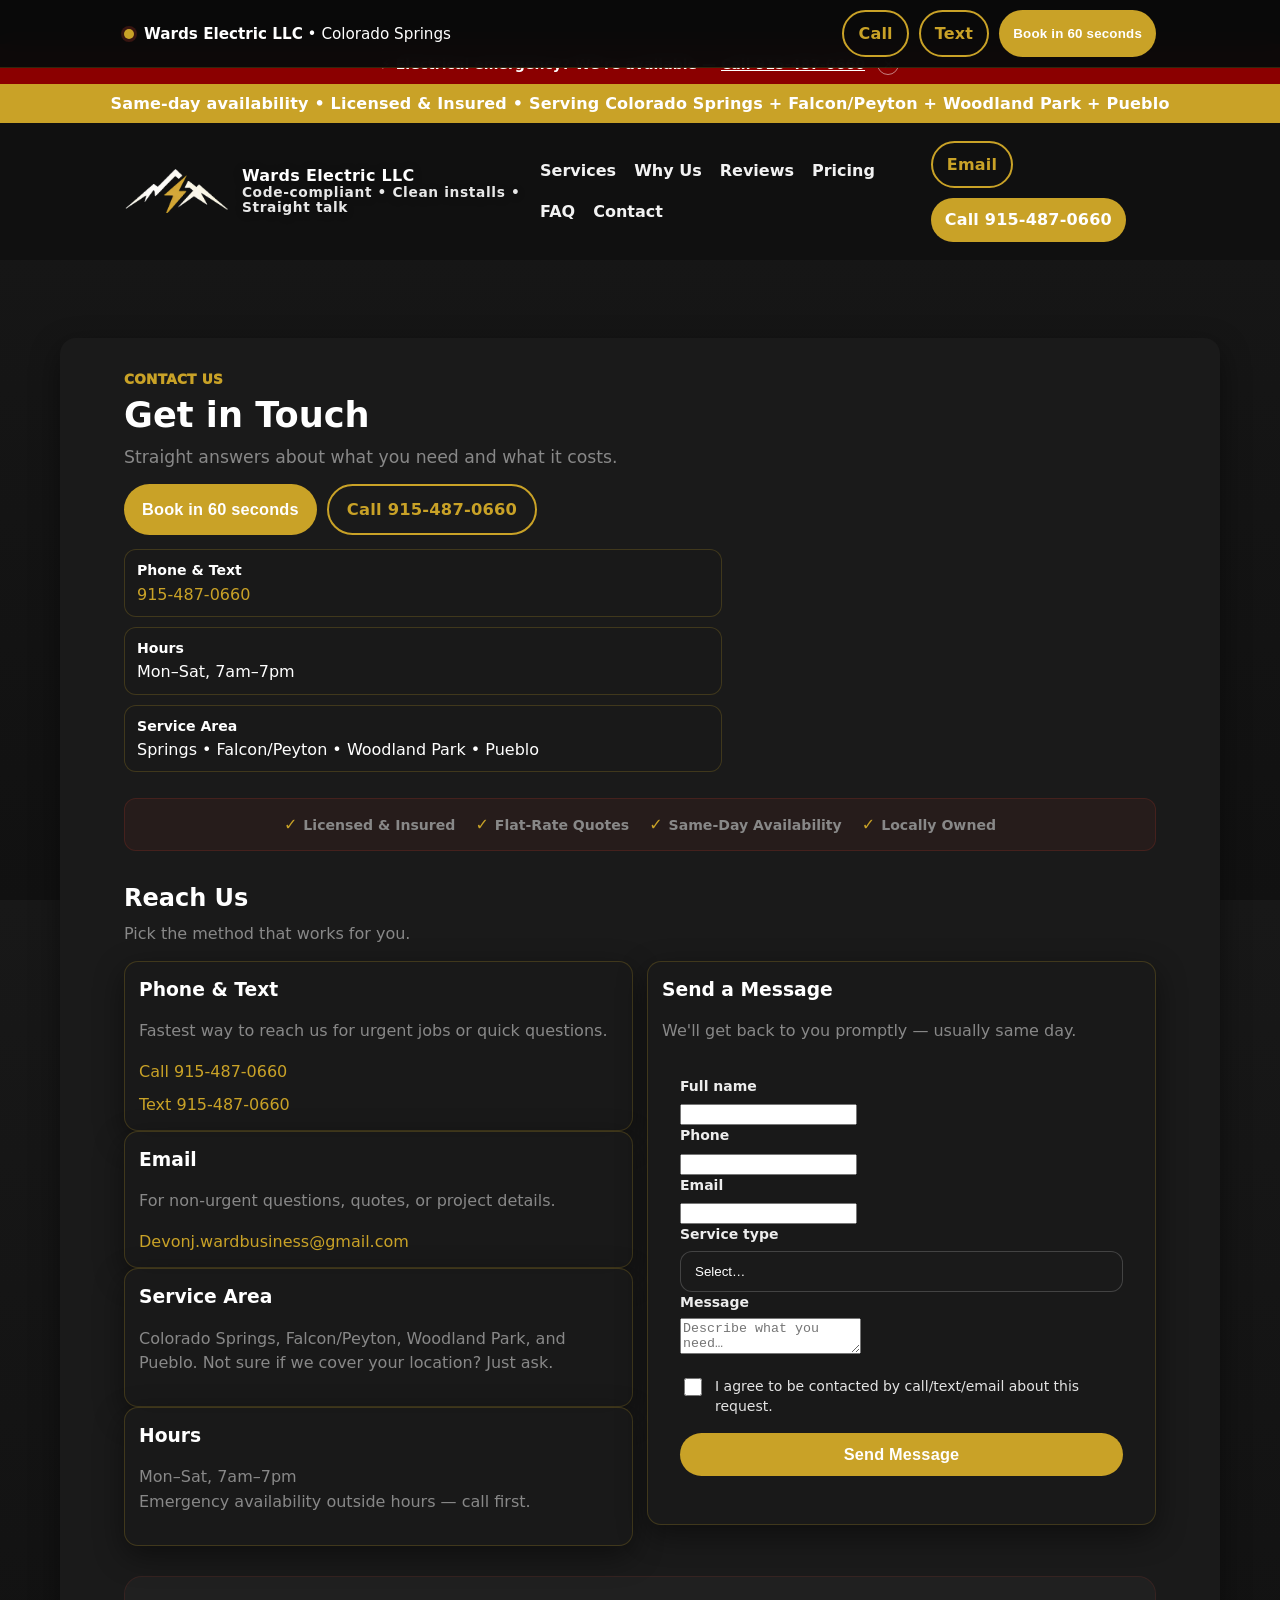
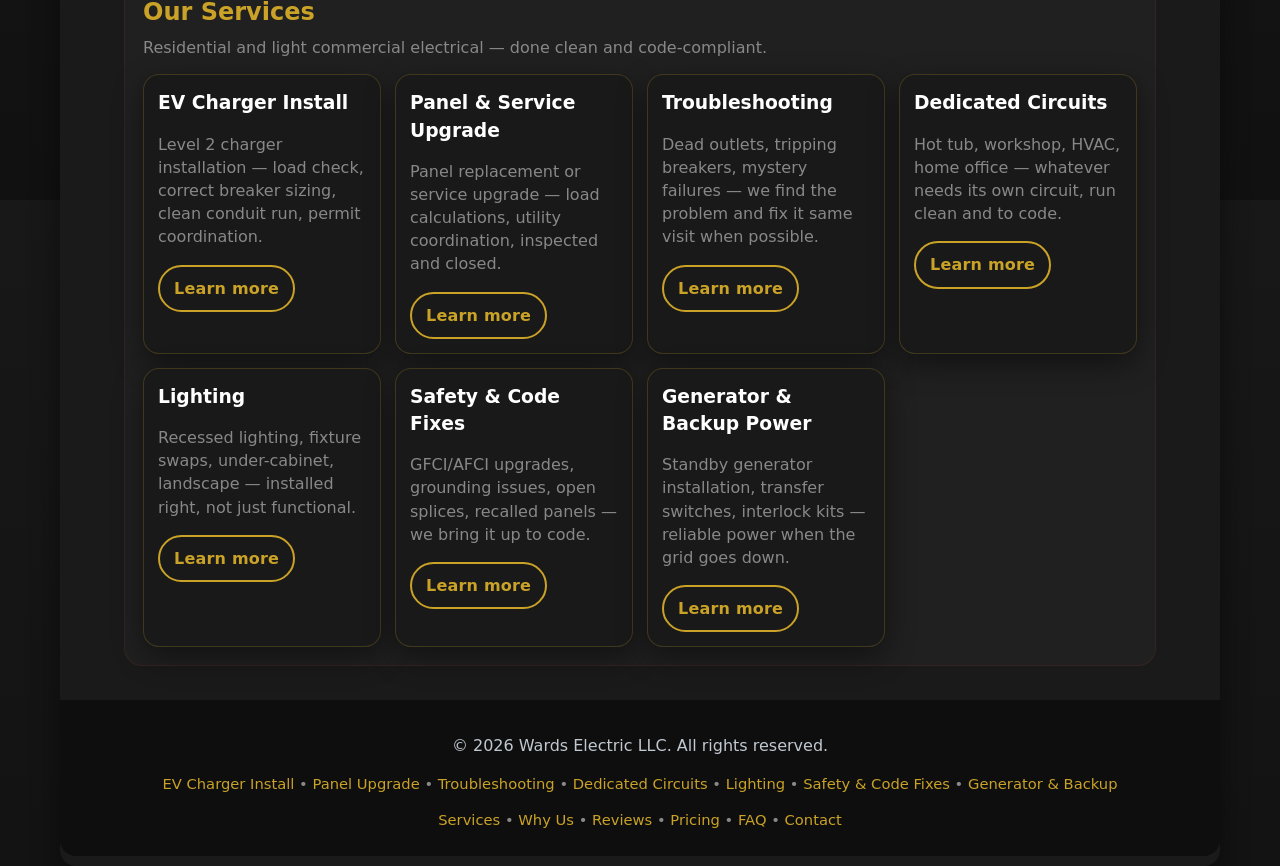
<file: contact.html>
<!DOCTYPE html>
<html lang="en">
<head>
  <meta charset="UTF-8" />
  <meta name="viewport" content="width=device-width, initial-scale=1.0" />
  <title>Contact Wards Electric LLC | Colorado Springs Electrician</title>
  <meta name="description" content="Contact Wards Electric LLC — Colorado Springs electrician. Call, text, or email for straight answers about what you need and what it costs. 915-487-0660." />
  <link rel="canonical" href="https://wardselectricllc.com/contact.html" />
  <link rel="icon" href="assets/favicon-512.png" />
  <link rel="stylesheet" href="styles/main.css" />
  <meta property="og:title" content="Contact Wards Electric LLC | Colorado Springs Electrician" />
  <meta property="og:description" content="Contact Wards Electric LLC — straight answers about what you need and what it costs. Call or text 915-487-0660." />
  <meta property="og:type" content="website" />
  <meta property="og:url" content="https://wardselectricllc.com/contact.html" />
  <meta property="og:image" content="https://wardselectricllc.com/assets/og-card.jpg" />
  <script type="application/ld+json">
  {
    "@context": "https://schema.org",
    "@type": "LocalBusiness",
    "name": "Wards Electric LLC",
    "description": "Residential and light commercial electrician serving Colorado Springs, Falcon/Peyton, Woodland Park, and Pueblo.",
    "telephone": "915-487-0660",
    "email": "Devonj.wardbusiness@gmail.com",
    "url": "https://wardselectricllc.com",
    "logo": "https://wardselectricllc.com/assets/favicon-512.png",
    "address": { "@type": "PostalAddress", "addressLocality": "Colorado Springs", "addressRegion": "CO", "addressCountry": "US" },
    "areaServed": ["Colorado Springs, CO", "Falcon, CO", "Peyton, CO", "Woodland Park, CO", "Pueblo, CO"],
    "openingHours": "Mo-Sa 07:00-19:00"
  }
  </script>
</head>
<body>

  <a class="sr-only" href="#main">Skip to content</a>

  <div class="action-bar" role="region" aria-label="Quick actions">
    <div class="action-bar__inner">
      <div class="action-bar__left">
        <span class="dot"></span>
        <span><strong>Wards Electric LLC</strong> • Colorado Springs</span>
      </div>
      <div class="action-bar__right">
        <a class="btn btn--ghost" href="tel:+19154870660">Call</a>
        <a class="btn btn--ghost" href="sms:+19154870660?&body=Hi%20Wards%20Electric%20-%20I%20need%20help%20with%20">Text</a>
        <button class="btn btn--primary" id="openBooking">Book in 60 seconds</button>
      </div>
    </div>
  </div>

  <header class="site-header">
    <div class="emergency-banner" id="emergencyBanner" role="alert">
      <span>⚡ Electrical emergency? We're available — <a href="tel:+19154870660">Call 915-487-0660</a></span>
      <button class="emergency-banner__close" onclick="dismissEmergency()" aria-label="Dismiss">✕</button>
    </div>
    <div class="top-bar" role="note">
      Same-day availability • Licensed &amp; Insured • Serving Colorado Springs + Falcon/Peyton + Woodland Park + Pueblo
    </div>
    <div class="header-main">
      <a class="brand" href="index.html" aria-label="Wards Electric LLC Home">
        <img src="assets/logo-mark.png" alt="Wards Electric logo" />
        <div class="brand__text">
          <span class="brand__name">Wards Electric LLC</span>
          <span class="brand__tag">Code-compliant • Clean installs • Straight talk</span>
        </div>
      </a>
      <button class="nav-toggle" id="navToggle" aria-label="Toggle menu" aria-expanded="false">
        <span></span><span></span><span></span>
      </button>
      <nav class="nav" id="mainNav" aria-label="Primary">
        <a href="index.html#services">Services</a>
        <a href="index.html#why">Why Us</a>
        <a href="index.html#reviews">Reviews</a>
        <a href="index.html#pricing">Pricing</a>
        <a href="index.html#faq">FAQ</a>
        <a href="index.html#contact">Contact</a>
      </nav>
      <div class="header-cta">
        <a class="btn btn--ghost" href="mailto:Devonj.wardbusiness@gmail.com">Email</a>
        <a class="btn btn--primary" href="tel:+19154870660">Call 915-487-0660</a>
      </div>
    </div>
  </header>

  <main id="main" class="page" role="main">

    <section class="hero" id="top">
      <div class="hero__copy">
        <p class="kicker">Contact Us</p>
        <h1>Get in Touch</h1>
        <p class="subhead">Straight answers about what you need and what it costs.</p>
        <div class="hero__actions">
          <button class="btn btn--primary btn--lg" id="openBooking2">Book in 60 seconds</button>
          <a class="btn btn--ghost btn--lg" href="tel:+19154870660">Call 915-487-0660</a>
        </div>
        <div class="mini">
          <div class="mini__item">
            <div class="mini__title">Phone &amp; Text</div>
            <a href="tel:+19154870660">915-487-0660</a>
          </div>
          <div class="mini__item">
            <div class="mini__title">Hours</div>
            <div>Mon–Sat, 7am–7pm</div>
          </div>
          <div class="mini__item">
            <div class="mini__title">Service Area</div>
            <div>Springs • Falcon/Peyton • Woodland Park • Pueblo</div>
          </div>
        </div>
      </div>
    </section>

    <div class="trust-strip" role="list" aria-label="Trust indicators">
      <span><span class="ts-check" aria-hidden="true">✓</span> Licensed &amp; Insured</span>
      <span><span class="ts-check" aria-hidden="true">✓</span> Flat-Rate Quotes</span>
      <span><span class="ts-check" aria-hidden="true">✓</span> Same-Day Availability</span>
      <span><span class="ts-check" aria-hidden="true">✓</span> Locally Owned</span>
    </div>

    <section class="section" id="contact">
      <div class="section-head">
        <h2>Reach Us</h2>
        <p class="muted">Pick the method that works for you.</p>
      </div>
      <div class="contactGrid">

        <div>
          <div class="contactCard">
            <h3>Phone &amp; Text</h3>
            <p class="muted">Fastest way to reach us for urgent jobs or quick questions.</p>
            <div class="contactLinks">
              <a href="tel:+19154870660">Call 915-487-0660</a>
              <a href="sms:+19154870660?&body=Hi%20Wards%20Electric%20-%20I%20need%20help%20with%20">Text 915-487-0660</a>
            </div>
          </div>
          <div class="contactCard">
            <h3>Email</h3>
            <p class="muted">For non-urgent questions, quotes, or project details.</p>
            <div class="contactLinks">
              <a href="mailto:Devonj.wardbusiness@gmail.com">Devonj.wardbusiness@gmail.com</a>
            </div>
          </div>
          <div class="contactCard">
            <h3>Service Area</h3>
            <p class="muted">Colorado Springs, Falcon/Peyton, Woodland Park, and Pueblo. Not sure if we cover your location? Just ask.</p>
          </div>
          <div class="contactCard">
            <h3>Hours</h3>
            <p class="muted">Mon–Sat, 7am–7pm<br />Emergency availability outside hours — call first.</p>
          </div>
        </div>

        <div>
          <div class="contactCard">
            <h3>Send a Message</h3>
            <p class="muted">We'll get back to you promptly — usually same day.</p>
            <form id="contactForm" class="form">
              <div><label>Full name</label><input name="name" required autocomplete="name" /></div>
              <div><label>Phone</label><input name="phone" required autocomplete="tel" /></div>
              <div><label>Email</label><input name="email" type="email" autocomplete="email" /></div>
              <div>
                <label>Service type</label>
                <select name="serviceType" class="qb-select" required>
                  <option value="">Select…</option>
                  <option>EV Charger Install</option>
                  <option>Panel / Service Upgrade</option>
                  <option>Troubleshooting</option>
                  <option>Dedicated Circuit</option>
                  <option>Lighting</option>
                  <option>Safety / Code Fix</option>
                  <option>Generator / Backup Power</option>
                  <option>Other</option>
                </select>
              </div>
              <div><label>Message</label><textarea name="message" required placeholder="Describe what you need…"></textarea></div>
              <label class="consent">
                <input type="checkbox" name="consent" required />
                <span>I agree to be contacted by call/text/email about this request.</span>
              </label>
              <div class="form__actions">
                <button type="submit" class="btn btn--primary btn--lg w-full" id="contactSubmitBtn">Send Message</button>
                <p class="muted small" id="contactStatusText"></p>
              </div>
            </form>
          </div>
        </div>

      </div>
    </section>

    <section class="section section--alt">
      <div class="section-head">
        <h2>Our Services</h2>
        <p class="muted">Residential and light commercial electrical — done clean and code-compliant.</p>
      </div>
      <div class="cards">
        <article class="card">
          <h3>EV Charger Install</h3>
          <p>Level 2 charger installation — load check, correct breaker sizing, clean conduit run, permit coordination.</p>
          <a href="ev-charger-install.html" class="btn btn--ghost">Learn more</a>
        </article>
        <article class="card">
          <h3>Panel &amp; Service Upgrade</h3>
          <p>Panel replacement or service upgrade — load calculations, utility coordination, inspected and closed.</p>
          <a href="panel-upgrade.html" class="btn btn--ghost">Learn more</a>
        </article>
        <article class="card">
          <h3>Troubleshooting</h3>
          <p>Dead outlets, tripping breakers, mystery failures — we find the problem and fix it same visit when possible.</p>
          <a href="troubleshooting.html" class="btn btn--ghost">Learn more</a>
        </article>
        <article class="card">
          <h3>Dedicated Circuits</h3>
          <p>Hot tub, workshop, HVAC, home office — whatever needs its own circuit, run clean and to code.</p>
          <a href="dedicated-circuits.html" class="btn btn--ghost">Learn more</a>
        </article>
        <article class="card">
          <h3>Lighting</h3>
          <p>Recessed lighting, fixture swaps, under-cabinet, landscape — installed right, not just functional.</p>
          <a href="lighting.html" class="btn btn--ghost">Learn more</a>
        </article>
        <article class="card">
          <h3>Safety &amp; Code Fixes</h3>
          <p>GFCI/AFCI upgrades, grounding issues, open splices, recalled panels — we bring it up to code.</p>
          <a href="safety-code-fixes.html" class="btn btn--ghost">Learn more</a>
        </article>
        <article class="card">
          <h3>Generator &amp; Backup Power</h3>
          <p>Standby generator installation, transfer switches, interlock kits — reliable power when the grid goes down.</p>
          <a href="generator-backup.html" class="btn btn--ghost">Learn more</a>
        </article>
      </div>
    </section>

    <footer class="footer">
      <p>&copy; <span id="year"></span> Wards Electric LLC. All rights reserved.</p>
      <p class="muted small">
        <a href="ev-charger-install.html">EV Charger Install</a> •
        <a href="panel-upgrade.html">Panel Upgrade</a> •
        <a href="troubleshooting.html">Troubleshooting</a> •
        <a href="dedicated-circuits.html">Dedicated Circuits</a> •
        <a href="lighting.html">Lighting</a> •
        <a href="safety-code-fixes.html">Safety &amp; Code Fixes</a> •
        <a href="generator-backup.html">Generator &amp; Backup</a>
      </p>
      <p class="muted small">
        <a href="index.html#services">Services</a> •
        <a href="index.html#why">Why Us</a> •
        <a href="index.html#reviews">Reviews</a> •
        <a href="index.html#pricing">Pricing</a> •
        <a href="index.html#faq">FAQ</a> •
        <a href="index.html#contact">Contact</a>
      </p>
    </footer>

  </main>

  <div class="mobile-call-bar" id="mobileCallBar">
    <a class="mobile-call-bar__btn" href="tel:+19154870660"><span aria-hidden="true">📞</span> Call Now — 915-487-0660</a>
    <button class="mobile-call-bar__close" onclick="dismissCallBar()" aria-label="Dismiss call bar">✕</button>
  </div>

  <div class="modal" id="bookingModal" aria-hidden="true">
    <div class="modal__backdrop" id="closeBooking"></div>
    <div class="modal__panel" role="dialog" aria-modal="true" aria-labelledby="bookingTitle">
      <div class="modal__head">
        <div><div class="kicker">Book in ~60 seconds</div><h2 id="bookingTitle">Tell us what you need</h2></div>
        <button class="x" id="closeBooking2" aria-label="Close">✕</button>
      </div>
      <form id="bookingForm" class="form">
        <div class="grid">
          <div><label>Full name</label><input name="name" required autocomplete="name" /></div>
          <div><label>Phone</label><input name="phone" required autocomplete="tel" /></div>
          <div><label>Email</label><input name="email" type="email" autocomplete="email" /></div>
          <div><label>Service address</label><input name="address" autocomplete="street-address" /></div>
        </div>
        <div class="grid">
          <div>
            <label>Service type</label>
            <select name="serviceType" class="qb-select" required>
              <option value="">Select…</option>
              <option>EV Charger Install</option>
              <option>Panel / Service Upgrade</option>
              <option>Troubleshooting</option>
              <option>Dedicated Circuit</option>
              <option>Lighting</option>
              <option>Safety / Code Fix</option>
              <option>Generator / Backup Power</option>
              <option>Other</option>
            </select>
          </div>
          <div>
            <label>Urgency</label>
            <select name="urgency" class="qb-select" required>
              <option value="">Select…</option>
              <option>Emergency (hazard / burning smell / outage)</option>
              <option>ASAP (today/tomorrow)</option>
              <option>This week</option>
              <option>Not urgent</option>
            </select>
          </div>
        </div>
        <div><label>Details</label><textarea name="message" required placeholder="Describe what you need…"></textarea></div>
        <label class="consent">
          <input type="checkbox" name="consent" required />
          <span>I agree to be contacted by call/text/email about this request.</span>
        </label>
        <div class="form__actions">
          <button type="submit" class="btn btn--primary btn--lg w-full" id="submitBtn">Submit &amp; route to dispatcher</button>
          <p class="muted small" id="statusText"></p>
        </div>
      </form>
    </div>
  </div>

  <script>
    const WEBHOOK_URL = "https://wards-electrical.app.n8n.cloud/webhook/0c41a587-89af-4066-9aa8-365de46e1906";
    (function(){ if(sessionStorage.getItem('emergencyDismissed')){ const b=document.getElementById('emergencyBanner'); if(b) b.style.display='none'; }})();
    function dismissEmergency(){ sessionStorage.setItem('emergencyDismissed','1'); const b=document.getElementById('emergencyBanner'); if(b) b.style.display='none'; }
    (function(){ if(sessionStorage.getItem('callBarDismissed')){ const b=document.getElementById('mobileCallBar'); if(b) b.style.display='none'; }})();
    function dismissCallBar(){ sessionStorage.setItem('callBarDismissed','1'); const b=document.getElementById('mobileCallBar'); if(b) b.style.display='none'; }
    document.getElementById("year").textContent = new Date().getFullYear();
    const navToggle=document.getElementById("navToggle"), mainNav=document.getElementById("mainNav");
    navToggle.addEventListener("click",()=>{ const open=mainNav.classList.toggle("nav--open"); navToggle.classList.toggle("nav-toggle--open",open); navToggle.setAttribute("aria-expanded",open); });
    mainNav.querySelectorAll("a").forEach(a=>a.addEventListener("click",()=>{ mainNav.classList.remove("nav--open"); navToggle.classList.remove("nav-toggle--open"); navToggle.setAttribute("aria-expanded","false"); }));

    // Booking modal
    const modal=document.getElementById("bookingModal");
    const openBtns=["openBooking","openBooking2"].map(id=>document.getElementById(id)).filter(Boolean);
    const closeBtns=[document.getElementById("closeBooking"),document.getElementById("closeBooking2")].filter(Boolean);
    function openModal(){ modal.classList.add("is-open"); modal.setAttribute("aria-hidden","false"); document.body.classList.add("modal-open"); }
    function closeModal(){ modal.classList.remove("is-open"); modal.setAttribute("aria-hidden","true"); document.body.classList.remove("modal-open"); }
    openBtns.forEach(b=>b.addEventListener("click",e=>{ e.preventDefault(); openModal(); }));
    closeBtns.forEach(b=>b.addEventListener("click",e=>{ e.preventDefault(); closeModal(); }));
    window.addEventListener("keydown",e=>{ if(e.key==="Escape"&&modal.classList.contains("is-open")) closeModal(); });
    const form=document.getElementById("bookingForm"), statusText=document.getElementById("statusText"), submitBtn=document.getElementById("submitBtn");
    form.addEventListener("submit",async(e)=>{
      e.preventDefault(); statusText.textContent=""; submitBtn.disabled=true; submitBtn.textContent="Sending\u2026";
      const data=Object.fromEntries(new FormData(form).entries());
      data.source="website"; data.page="contact"; data.timestamp=new Date().toISOString();
      try {
        const res=await fetch(WEBHOOK_URL,{method:"POST",headers:{"Content-Type":"application/json"},body:JSON.stringify(data)});
        if(!res.ok) throw new Error("failed");
        statusText.textContent="\u2705 Sent. We'll reach out shortly."; submitBtn.textContent="Submitted";
        setTimeout(()=>{ closeModal(); form.reset(); submitBtn.disabled=false; submitBtn.textContent="Submit & route to dispatcher"; statusText.textContent=""; },1200);
      } catch(err){ statusText.textContent="\u26a0\ufe0f Didn't send. Try calling or texting us."; submitBtn.disabled=false; submitBtn.textContent="Submit & route to dispatcher"; }
    });

    // Contact page inline form
    const contactForm=document.getElementById("contactForm");
    const contactStatusText=document.getElementById("contactStatusText");
    const contactSubmitBtn=document.getElementById("contactSubmitBtn");
    contactForm.addEventListener("submit",async(e)=>{
      e.preventDefault(); contactStatusText.textContent=""; contactSubmitBtn.disabled=true; contactSubmitBtn.textContent="Sending\u2026";
      const data=Object.fromEntries(new FormData(contactForm).entries());
      data.source="website"; data.page="contact"; data.timestamp=new Date().toISOString();
      try {
        const res=await fetch(WEBHOOK_URL,{method:"POST",headers:{"Content-Type":"application/json"},body:JSON.stringify(data)});
        if(!res.ok) throw new Error("failed");
        contactStatusText.textContent="\u2705 Sent. We'll reach out shortly."; contactSubmitBtn.textContent="Sent!";
        setTimeout(()=>{ contactForm.reset(); contactSubmitBtn.disabled=false; contactSubmitBtn.textContent="Send Message"; contactStatusText.textContent=""; },2000);
      } catch(err){ contactStatusText.textContent="\u26a0\ufe0f Didn't send. Try calling or texting us."; contactSubmitBtn.disabled=false; contactSubmitBtn.textContent="Send Message"; }
    });
  </script>

</body>
</html>
</file>
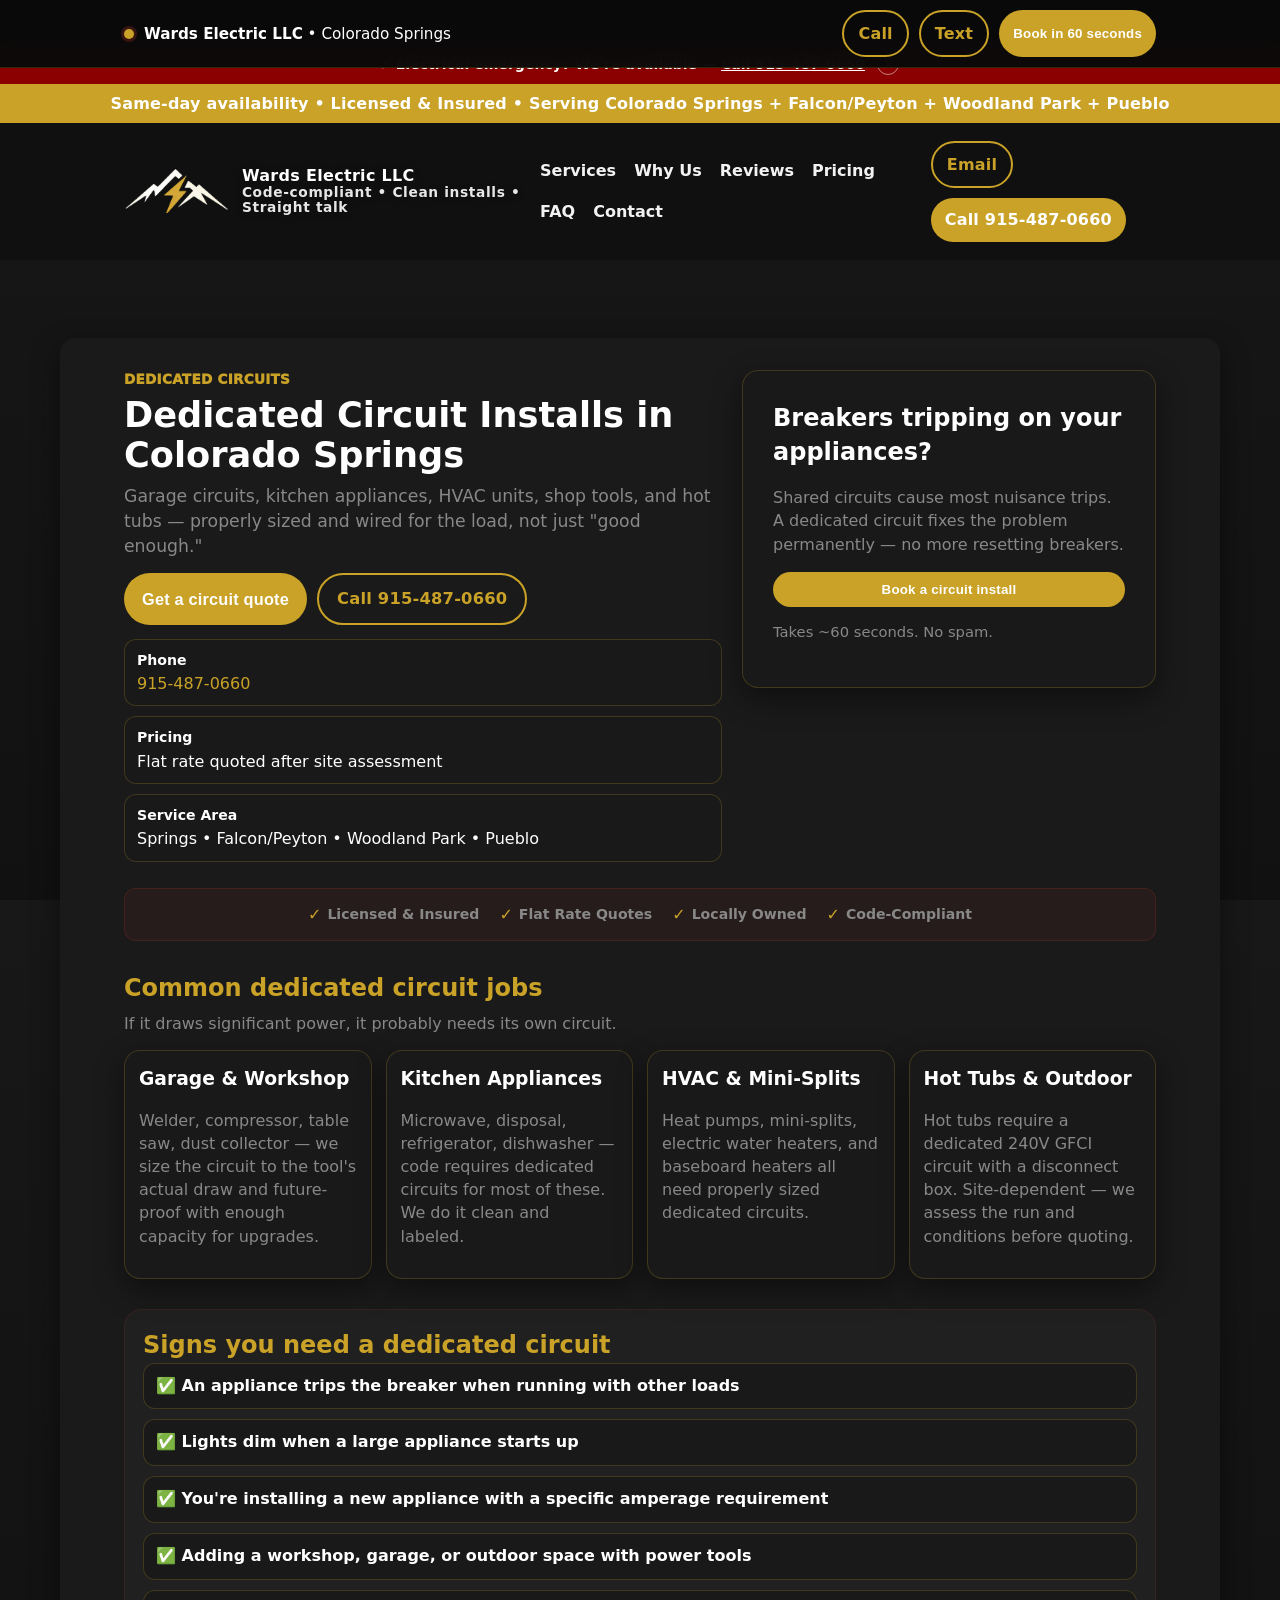
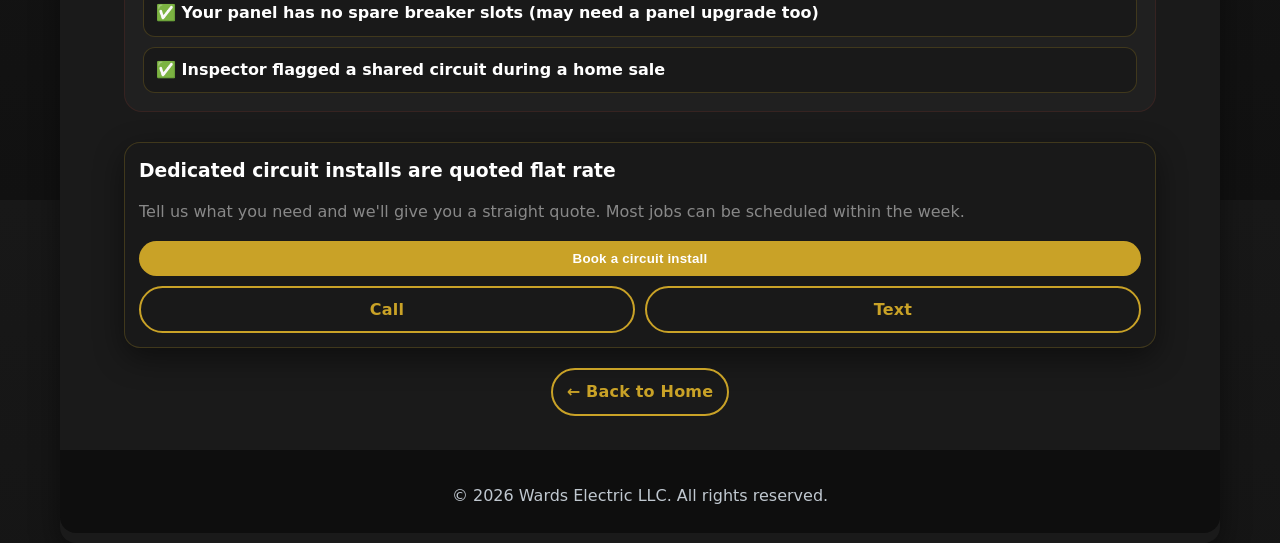
<file: dedicated-circuits.html>
<!DOCTYPE html>
<html lang="en">
<head>
  <meta charset="UTF-8" />
  <meta name="viewport" content="width=device-width, initial-scale=1.0" />
  <title>Dedicated Circuits Colorado Springs | Wards Electric LLC</title>
  <meta name="description" content="Dedicated circuit installs in Colorado Springs — garage circuits, kitchen appliances, HVAC, shop tools, hot tubs. Wards Electric LLC. Call 915-487-0660." />
  <link rel="canonical" href="https://wardselectricllc.com/dedicated-circuits.html" />
  <link rel="icon" href="assets/favicon-512.png" />
  <link rel="stylesheet" href="styles/main.css" />
  <meta property="og:title" content="Dedicated Circuits Colorado Springs | Wards Electric LLC" />
  <meta property="og:description" content="Dedicated circuit installs for garage, kitchen appliances, HVAC, shop tools, and hot tubs in Colorado Springs." />
  <meta property="og:type" content="website" />
  <meta property="og:url" content="https://wardselectricllc.com/dedicated-circuits.html" />
  <meta property="og:image" content="https://wardselectricllc.com/assets/og-card.jpg" />
</head>
<body>
  <a class="sr-only" href="#main">Skip to content</a>

  <div class="action-bar" role="region" aria-label="Quick actions">
    <div class="action-bar__inner">
      <div class="action-bar__left">
        <span class="dot"></span>
        <span><strong>Wards Electric LLC</strong> • Colorado Springs</span>
      </div>
      <div class="action-bar__right">
        <a class="btn btn--ghost" href="tel:+19154870660">Call</a>
        <a class="btn btn--ghost" href="sms:+19154870660?&body=Hi%20Wards%20Electric%20-%20I%20need%20help%20with%20">Text</a>
        <button class="btn btn--primary" id="openBooking">Book in 60 seconds</button>
      </div>
    </div>
  </div>

  <header class="site-header">
    <div class="emergency-banner" id="emergencyBanner" role="alert">
      <span>⚡ Electrical emergency? We're available — <a href="tel:+19154870660">Call 915-487-0660</a></span>
      <button class="emergency-banner__close" onclick="dismissEmergency()" aria-label="Dismiss">✕</button>
    </div>
    <div class="top-bar" role="note">
      Same-day availability • Licensed & Insured • Serving Colorado Springs + Falcon/Peyton + Woodland Park + Pueblo
    </div>
    <div class="header-main">
      <a class="brand" href="index.html" aria-label="Wards Electric LLC Home">
        <img src="assets/logo-mark.png" alt="Wards Electric logo" />
        <div class="brand__text">
          <span class="brand__name">Wards Electric LLC</span>
          <span class="brand__tag">Code-compliant • Clean installs • Straight talk</span>
        </div>
      </a>
      <button class="nav-toggle" id="navToggle" aria-label="Toggle menu" aria-expanded="false">
        <span></span><span></span><span></span>
      </button>
      <nav class="nav" id="mainNav" aria-label="Primary">
        <a href="index.html#services">Services</a>
        <a href="index.html#why">Why Us</a>
        <a href="index.html#reviews">Reviews</a>
        <a href="index.html#pricing">Pricing</a>
        <a href="index.html#faq">FAQ</a>
        <a href="index.html#contact">Contact</a>
      </nav>
      <div class="header-cta">
        <a class="btn btn--ghost" href="mailto:Devonj.wardbusiness@gmail.com">Email</a>
        <a class="btn btn--primary" href="tel:+19154870660">Call 915-487-0660</a>
      </div>
    </div>
  </header>

  <main id="main" class="page" role="main">
    <section class="hero" id="top">
      <div class="hero__copy">
        <p class="kicker">Dedicated Circuits</p>
        <h1>Dedicated Circuit Installs in Colorado Springs</h1>
        <p class="subhead">
          Garage circuits, kitchen appliances, HVAC units, shop tools, and hot tubs —
          properly sized and wired for the load, not just "good enough."
        </p>
        <div class="hero__actions">
          <button class="btn btn--primary btn--lg" id="openBooking2">Get a circuit quote</button>
          <a class="btn btn--ghost btn--lg" href="tel:+19154870660">Call 915-487-0660</a>
        </div>
        <div class="mini">
          <div class="mini__item">
            <div class="mini__title">Phone</div>
            <a href="tel:+19154870660">915-487-0660</a>
          </div>
          <div class="mini__item">
            <div class="mini__title">Pricing</div>
            <div>Flat rate quoted after site assessment</div>
          </div>
          <div class="mini__item">
            <div class="mini__title">Service Area</div>
            <div>Springs • Falcon/Peyton • Woodland Park • Pueblo</div>
          </div>
        </div>
      </div>
      <div class="hero__card">
        <div class="hero__cardBody">
          <h2 class="h3">Breakers tripping on your appliances?</h2>
          <p class="muted">
            Shared circuits cause most nuisance trips. A dedicated circuit fixes the problem permanently — no more resetting breakers.
          </p>
          <button class="btn btn--primary w-full" id="openBooking3">Book a circuit install</button>
          <p class="muted small">Takes ~60 seconds. No spam.</p>
        </div>
      </div>
    </section>

    <div class="trust-strip" role="list" aria-label="Trust indicators">
      <span><span class="ts-check" aria-hidden="true">✓</span> Licensed & Insured</span>
      <span><span class="ts-check" aria-hidden="true">✓</span> Flat Rate Quotes</span>
      <span><span class="ts-check" aria-hidden="true">✓</span> Locally Owned</span>
      <span><span class="ts-check" aria-hidden="true">✓</span> Code-Compliant</span>
    </div>

    <section class="section">
      <div class="section-head">
        <h2>Common dedicated circuit jobs</h2>
        <p class="muted">If it draws significant power, it probably needs its own circuit.</p>
      </div>
      <div class="cards">
        <article class="card">
          <h3>Garage & Workshop</h3>
          <p>Welder, compressor, table saw, dust collector — we size the circuit to the tool's actual draw and future-proof with enough capacity for upgrades.</p>
        </article>
        <article class="card">
          <h3>Kitchen Appliances</h3>
          <p>Microwave, disposal, refrigerator, dishwasher — code requires dedicated circuits for most of these. We do it clean and labeled.</p>
        </article>
        <article class="card">
          <h3>HVAC & Mini-Splits</h3>
          <p>Heat pumps, mini-splits, electric water heaters, and baseboard heaters all need properly sized dedicated circuits.</p>
        </article>
        <article class="card">
          <h3>Hot Tubs & Outdoor</h3>
          <p>Hot tubs require a dedicated 240V GFCI circuit with a disconnect box. Site-dependent — we assess the run and conditions before quoting.</p>
        </article>
      </div>
    </section>

    <section class="section section--alt">
      <div class="section-head">
        <h2>Signs you need a dedicated circuit</h2>
      </div>
      <div class="list">
        <div class="check">✅ An appliance trips the breaker when running with other loads</div>
        <div class="check">✅ Lights dim when a large appliance starts up</div>
        <div class="check">✅ You're installing a new appliance with a specific amperage requirement</div>
        <div class="check">✅ Adding a workshop, garage, or outdoor space with power tools</div>
        <div class="check">✅ Your panel has no spare breaker slots (may need a panel upgrade too)</div>
        <div class="check">✅ Inspector flagged a shared circuit during a home sale</div>
      </div>
    </section>

    <section class="section">
      <div class="ctaPanel">
        <h3>Dedicated circuit installs are quoted flat rate</h3>
        <p class="muted">Tell us what you need and we'll give you a straight quote. Most jobs can be scheduled within the week.</p>
        <button class="btn btn--primary w-full" id="openBooking4">Book a circuit install</button>
        <div class="ctaPanel__row">
          <a class="btn btn--ghost w-full" href="tel:+19154870660">Call</a>
          <a class="btn btn--ghost w-full" href="sms:+19154870660?&body=Hi%20Wards%20Electric%20-%20I%20need%20a%20dedicated%20circuit">Text</a>
        </div>
      </div>
    </section>

    <div style="text-align:center; margin: 20px 0">
      <a href="index.html" class="btn btn--ghost">← Back to Home</a>
    </div>

    <footer class="footer">
      <p>&copy; <span id="year"></span> Wards Electric LLC. All rights reserved.</p>
    </footer>
  </main>

  <div class="mobile-call-bar" id="mobileCallBar">
    <a class="mobile-call-bar__btn" href="tel:+19154870660"><span aria-hidden="true">📞</span> Call Now — 915-487-0660</a>
    <button class="mobile-call-bar__close" onclick="dismissCallBar()" aria-label="Dismiss call bar">✕</button>
  </div>

  <div class="modal" id="bookingModal" aria-hidden="true">
    <div class="modal__backdrop" id="closeBooking"></div>
    <div class="modal__panel" role="dialog" aria-modal="true" aria-labelledby="bookingTitle">
      <div class="modal__head">
        <div><div class="kicker">Book in ~60 seconds</div><h2 id="bookingTitle">Tell us what you need</h2></div>
        <button class="x" id="closeBooking2" aria-label="Close">✕</button>
      </div>
      <form id="bookingForm" class="form">
        <div class="grid">
          <div><label>Full name</label><input name="name" required autocomplete="name" /></div>
          <div><label>Phone</label><input name="phone" required autocomplete="tel" /></div>
          <div><label>Email</label><input name="email" type="email" autocomplete="email" /></div>
          <div><label>Service address</label><input name="address" autocomplete="street-address" /></div>
        </div>
        <div class="grid">
          <div>
            <label>Service type</label>
            <select name="serviceType" class="qb-select" required>
              <option value="">Select…</option>
              <option>EV Charger Install</option>
              <option>Panel / Service Upgrade</option>
              <option>Troubleshooting</option>
              <option selected>Dedicated Circuit</option>
              <option>Lighting</option>
              <option>Safety / Code Fix</option>
              <option>Other</option>
            </select>
          </div>
          <div>
            <label>Urgency</label>
            <select name="urgency" class="qb-select" required>
              <option value="">Select…</option>
              <option>Emergency (hazard / burning smell / outage)</option>
              <option>ASAP (today/tomorrow)</option>
              <option>This week</option>
              <option>Not urgent</option>
            </select>
          </div>
        </div>
        <div class="grid">
          <div><label>Preferred day</label><input name="preferredDay" placeholder="e.g., Monday" /></div>
          <div><label>Preferred time</label><input name="preferredTime" placeholder="e.g., after 3pm" /></div>
        </div>
        <div>
          <label>Details</label>
          <textarea name="message" required placeholder="What appliance or tool, amperage if known, distance from panel, indoor or outdoor…"></textarea>
        </div>
        <label class="consent">
          <input type="checkbox" name="consent" required />
          <span>I agree to be contacted by call/text/email about this request.</span>
        </label>
        <div class="form__actions">
          <button type="submit" class="btn btn--primary btn--lg w-full" id="submitBtn">Submit & route to dispatcher</button>
          <p class="muted small" id="statusText"></p>
        </div>
      </form>
    </div>
  </div>

  <script>
    const WEBHOOK_URL = "https://wards-electrical.app.n8n.cloud/webhook/0c41a587-89af-4066-9aa8-365de46e1906";
    (function() { if (sessionStorage.getItem('emergencyDismissed')) { const b = document.getElementById('emergencyBanner'); if (b) b.style.display = 'none'; } })();
    function dismissEmergency() { sessionStorage.setItem('emergencyDismissed', '1'); const b = document.getElementById('emergencyBanner'); if (b) b.style.display = 'none'; }
    (function() { if (sessionStorage.getItem('callBarDismissed')) { const b = document.getElementById('mobileCallBar'); if (b) b.style.display = 'none'; } })();
    function dismissCallBar() { sessionStorage.setItem('callBarDismissed', '1'); const b = document.getElementById('mobileCallBar'); if (b) b.style.display = 'none'; }
    document.getElementById("year").textContent = new Date().getFullYear();
    const navToggle = document.getElementById("navToggle");
    const mainNav = document.getElementById("mainNav");
    navToggle.addEventListener("click", () => { const open = mainNav.classList.toggle("nav--open"); navToggle.classList.toggle("nav-toggle--open", open); navToggle.setAttribute("aria-expanded", open); });
    mainNav.querySelectorAll("a").forEach(a => a.addEventListener("click", () => { mainNav.classList.remove("nav--open"); navToggle.classList.remove("nav-toggle--open"); navToggle.setAttribute("aria-expanded", "false"); }));
    const modal = document.getElementById("bookingModal");
    const openBtns = ["openBooking","openBooking2","openBooking3","openBooking4"].map(id => document.getElementById(id)).filter(Boolean);
    const closeBtns = [document.getElementById("closeBooking"), document.getElementById("closeBooking2")].filter(Boolean);
    function openModal(){ modal.classList.add("is-open"); modal.setAttribute("aria-hidden","false"); document.body.classList.add("modal-open"); }
    function closeModal(){ modal.classList.remove("is-open"); modal.setAttribute("aria-hidden","true"); document.body.classList.remove("modal-open"); }
    openBtns.forEach(b => b.addEventListener("click", e => { e.preventDefault(); openModal(); }));
    closeBtns.forEach(b => b.addEventListener("click", e => { e.preventDefault(); closeModal(); }));
    window.addEventListener("keydown", e => { if(e.key==="Escape" && modal.classList.contains("is-open")) closeModal(); });
    const form = document.getElementById("bookingForm");
    const statusText = document.getElementById("statusText");
    const submitBtn = document.getElementById("submitBtn");
    form.addEventListener("submit", async (e) => {
      e.preventDefault(); statusText.textContent = ""; submitBtn.disabled = true; submitBtn.textContent = "Sending…";
      const data = Object.fromEntries(new FormData(form).entries());
      data.source = "website"; data.page = "dedicated-circuits"; data.timestamp = new Date().toISOString();
      try {
        const res = await fetch(WEBHOOK_URL, { method: "POST", headers: { "Content-Type": "application/json" }, body: JSON.stringify(data) });
        if (!res.ok) throw new Error("Webhook failed");
        statusText.textContent = "✅ Sent. We'll reach out shortly."; submitBtn.textContent = "Submitted";
        setTimeout(() => { closeModal(); form.reset(); submitBtn.disabled = false; submitBtn.textContent = "Submit & route to dispatcher"; statusText.textContent = ""; }, 1200);
      } catch (err) { statusText.textContent = "⚠️ Didn't send. Try again or call/text us."; submitBtn.disabled = false; submitBtn.textContent = "Submit & route to dispatcher"; }
    });
  </script>
</body>
</html>
</file>
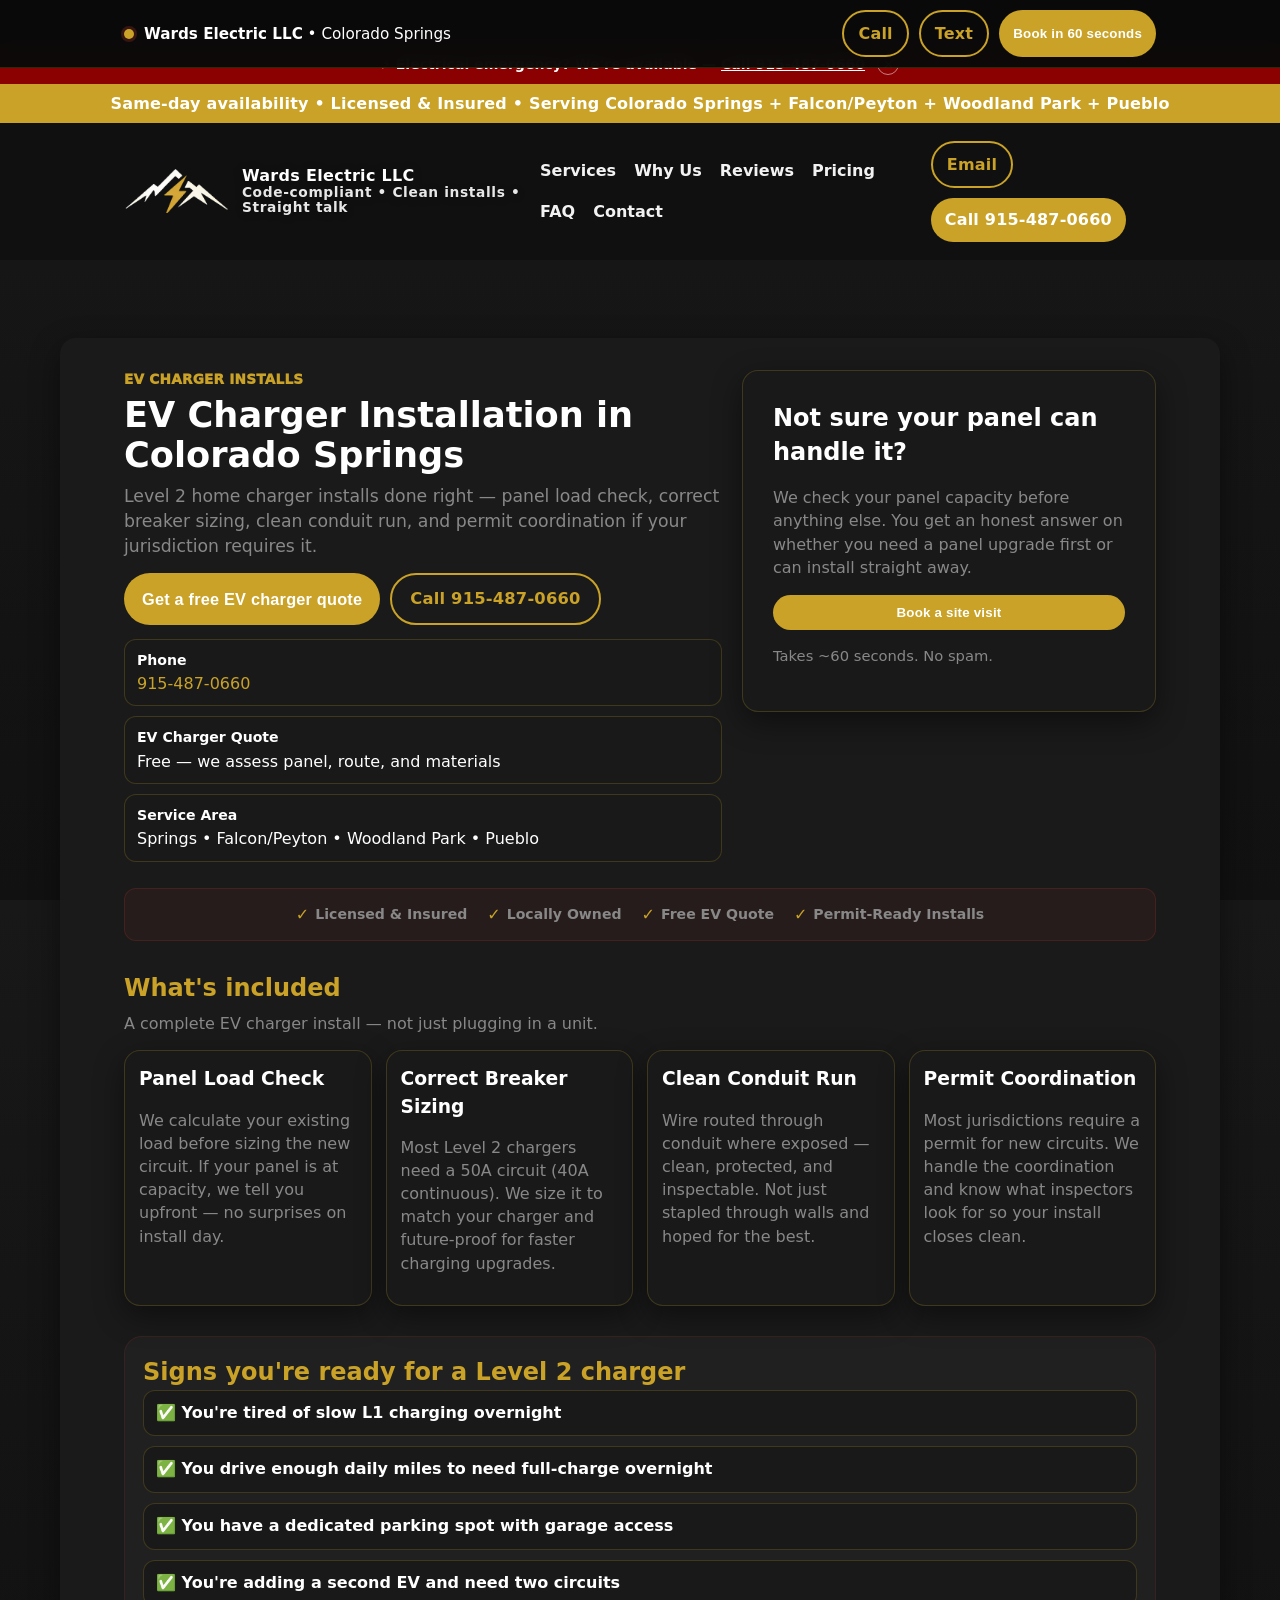
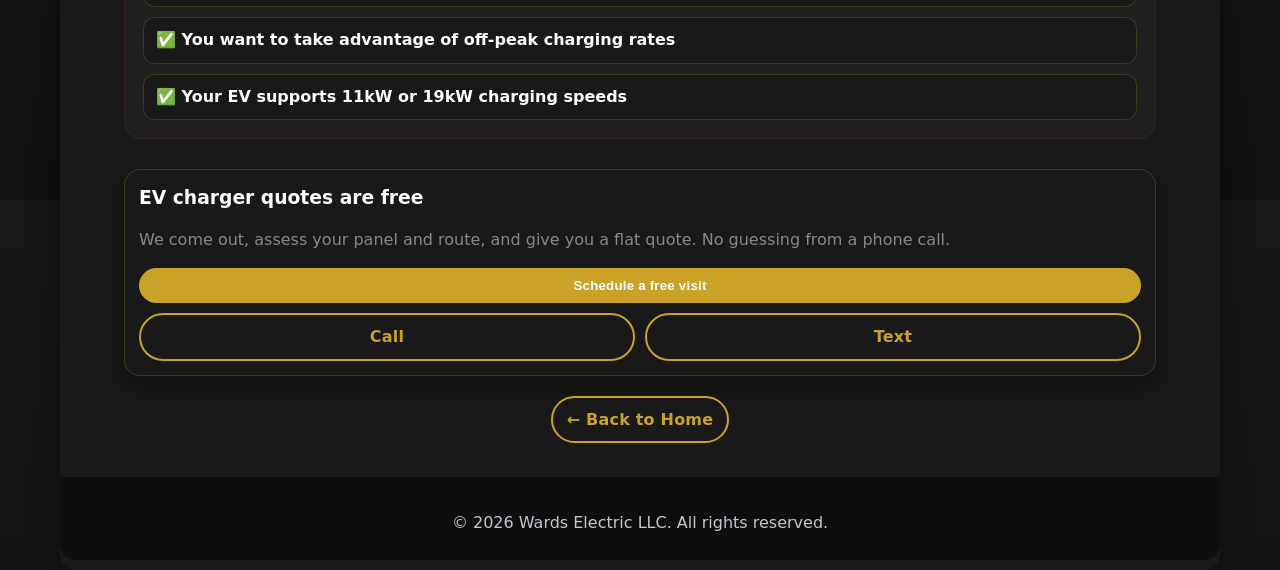
<file: ev-charger-install.html>
<!DOCTYPE html>
<html lang="en">
<head>
  <meta charset="UTF-8" />
  <meta name="viewport" content="width=device-width, initial-scale=1.0" />
  <title>EV Charger Install Colorado Springs | Wards Electric LLC</title>
  <meta name="description" content="Level 2 EV charger installation in Colorado Springs by Wards Electric LLC. Panel load check, correct breaker sizing, clean conduit routing, permit coordination. Call 915-487-0660." />
  <link rel="canonical" href="https://wardselectricllc.com/ev-charger-install.html" />
  <link rel="icon" href="assets/favicon-512.png" />
  <link rel="stylesheet" href="styles/main.css" />
  <meta property="og:title" content="EV Charger Install Colorado Springs | Wards Electric LLC" />
  <meta property="og:description" content="Level 2 EV charger installs in Colorado Springs. Load check, correct breaker sizing, clean conduit run, permit coordination." />
  <meta property="og:type" content="website" />
  <meta property="og:url" content="https://wardselectricllc.com/ev-charger-install.html" />
  <meta property="og:image" content="https://wardselectricllc.com/assets/og-card.jpg" />
  <script type="application/ld+json">
  {
    "@context": "https://schema.org",
    "@type": "Service",
    "name": "EV Charger Installation",
    "description": "Level 2 EV charger installation including panel load check, breaker sizing, conduit routing, and permit coordination.",
    "provider": { "@type": "LocalBusiness", "name": "Wards Electric LLC", "telephone": "915-487-0660", "url": "https://wardselectricllc.com" },
    "areaServed": ["Colorado Springs, CO", "Falcon, CO", "Peyton, CO", "Woodland Park, CO", "Pueblo, CO"],
    "url": "https://wardselectricllc.com/ev-charger-install.html"
  }
  </script>
</head>
<body>
  <a class="sr-only" href="#main">Skip to content</a>

  <div class="action-bar" role="region" aria-label="Quick actions">
    <div class="action-bar__inner">
      <div class="action-bar__left">
        <span class="dot"></span>
        <span><strong>Wards Electric LLC</strong> • Colorado Springs</span>
      </div>
      <div class="action-bar__right">
        <a class="btn btn--ghost" href="tel:+19154870660">Call</a>
        <a class="btn btn--ghost" href="sms:+19154870660?&body=Hi%20Wards%20Electric%20-%20I%20need%20help%20with%20">Text</a>
        <button class="btn btn--primary" id="openBooking">Book in 60 seconds</button>
      </div>
    </div>
  </div>

  <header class="site-header">
    <div class="emergency-banner" id="emergencyBanner" role="alert">
      <span>⚡ Electrical emergency? We're available — <a href="tel:+19154870660">Call 915-487-0660</a></span>
      <button class="emergency-banner__close" onclick="dismissEmergency()" aria-label="Dismiss">✕</button>
    </div>
    <div class="top-bar" role="note">
      Same-day availability • Licensed & Insured • Serving Colorado Springs + Falcon/Peyton + Woodland Park + Pueblo
    </div>
    <div class="header-main">
      <a class="brand" href="index.html" aria-label="Wards Electric LLC Home">
        <img src="assets/logo-mark.png" alt="Wards Electric logo" />
        <div class="brand__text">
          <span class="brand__name">Wards Electric LLC</span>
          <span class="brand__tag">Code-compliant • Clean installs • Straight talk</span>
        </div>
      </a>
      <button class="nav-toggle" id="navToggle" aria-label="Toggle menu" aria-expanded="false">
        <span></span><span></span><span></span>
      </button>
      <nav class="nav" id="mainNav" aria-label="Primary">
        <a href="index.html#services">Services</a>
        <a href="index.html#why">Why Us</a>
        <a href="index.html#reviews">Reviews</a>
        <a href="index.html#pricing">Pricing</a>
        <a href="index.html#faq">FAQ</a>
        <a href="index.html#contact">Contact</a>
      </nav>
      <div class="header-cta">
        <a class="btn btn--ghost" href="mailto:Devonj.wardbusiness@gmail.com">Email</a>
        <a class="btn btn--primary" href="tel:+19154870660">Call 915-487-0660</a>
      </div>
    </div>
  </header>

  <main id="main" class="page" role="main">
    <section class="hero" id="top">
      <div class="hero__copy">
        <p class="kicker">EV Charger Installs</p>
        <h1>EV Charger Installation in Colorado Springs</h1>
        <p class="subhead">
          Level 2 home charger installs done right — panel load check, correct breaker sizing,
          clean conduit run, and permit coordination if your jurisdiction requires it.
        </p>
        <div class="hero__actions">
          <button class="btn btn--primary btn--lg" id="openBooking2">Get a free EV charger quote</button>
          <a class="btn btn--ghost btn--lg" href="tel:+19154870660">Call 915-487-0660</a>
        </div>
        <div class="mini">
          <div class="mini__item">
            <div class="mini__title">Phone</div>
            <a href="tel:+19154870660">915-487-0660</a>
          </div>
          <div class="mini__item">
            <div class="mini__title">EV Charger Quote</div>
            <div>Free — we assess panel, route, and materials</div>
          </div>
          <div class="mini__item">
            <div class="mini__title">Service Area</div>
            <div>Springs • Falcon/Peyton • Woodland Park • Pueblo</div>
          </div>
        </div>
      </div>
      <div class="hero__card">
        <div class="hero__cardBody">
          <h2 class="h3">Not sure your panel can handle it?</h2>
          <p class="muted">
            We check your panel capacity before anything else. You get an honest answer on whether you need a panel upgrade first or can install straight away.
          </p>
          <button class="btn btn--primary w-full" id="openBooking3">Book a site visit</button>
          <p class="muted small">Takes ~60 seconds. No spam.</p>
        </div>
      </div>
    </section>

    <div class="trust-strip" role="list" aria-label="Trust indicators">
      <span><span class="ts-check" aria-hidden="true">✓</span> Licensed & Insured</span>
      <span><span class="ts-check" aria-hidden="true">✓</span> Locally Owned</span>
      <span><span class="ts-check" aria-hidden="true">✓</span> Free EV Quote</span>
      <span><span class="ts-check" aria-hidden="true">✓</span> Permit-Ready Installs</span>
    </div>

    <section class="section">
      <div class="section-head">
        <h2>What's included</h2>
        <p class="muted">A complete EV charger install — not just plugging in a unit.</p>
      </div>
      <div class="cards">
        <article class="card">
          <h3>Panel Load Check</h3>
          <p>We calculate your existing load before sizing the new circuit. If your panel is at capacity, we tell you upfront — no surprises on install day.</p>
        </article>
        <article class="card">
          <h3>Correct Breaker Sizing</h3>
          <p>Most Level 2 chargers need a 50A circuit (40A continuous). We size it to match your charger and future-proof for faster charging upgrades.</p>
        </article>
        <article class="card">
          <h3>Clean Conduit Run</h3>
          <p>Wire routed through conduit where exposed — clean, protected, and inspectable. Not just stapled through walls and hoped for the best.</p>
        </article>
        <article class="card">
          <h3>Permit Coordination</h3>
          <p>Most jurisdictions require a permit for new circuits. We handle the coordination and know what inspectors look for so your install closes clean.</p>
        </article>
      </div>
    </section>

    <section class="section section--alt">
      <div class="section-head">
        <h2>Signs you're ready for a Level 2 charger</h2>
      </div>
      <div class="list">
        <div class="check">✅ You're tired of slow L1 charging overnight</div>
        <div class="check">✅ You drive enough daily miles to need full-charge overnight</div>
        <div class="check">✅ You have a dedicated parking spot with garage access</div>
        <div class="check">✅ You're adding a second EV and need two circuits</div>
        <div class="check">✅ You want to take advantage of off-peak charging rates</div>
        <div class="check">✅ Your EV supports 11kW or 19kW charging speeds</div>
      </div>
    </section>

    <section class="section">
      <div class="ctaPanel">
        <h3>EV charger quotes are free</h3>
        <p class="muted">We come out, assess your panel and route, and give you a flat quote. No guessing from a phone call.</p>
        <button class="btn btn--primary w-full" id="openBooking4">Schedule a free visit</button>
        <div class="ctaPanel__row">
          <a class="btn btn--ghost w-full" href="tel:+19154870660">Call</a>
          <a class="btn btn--ghost w-full" href="sms:+19154870660?&body=Hi%20Wards%20Electric%20-%20I%20need%20an%20EV%20charger%20quote">Text</a>
        </div>
      </div>
    </section>

    <div style="text-align:center; margin: 20px 0">
      <a href="index.html" class="btn btn--ghost">← Back to Home</a>
    </div>

    <footer class="footer">
      <p>&copy; <span id="year"></span> Wards Electric LLC. All rights reserved.</p>
    </footer>
  </main>

  <div class="mobile-call-bar" id="mobileCallBar">
    <a class="mobile-call-bar__btn" href="tel:+19154870660"><span aria-hidden="true">📞</span> Call Now — 915-487-0660</a>
    <button class="mobile-call-bar__close" onclick="dismissCallBar()" aria-label="Dismiss call bar">✕</button>
  </div>

  <div class="modal" id="bookingModal" aria-hidden="true">
    <div class="modal__backdrop" id="closeBooking"></div>
    <div class="modal__panel" role="dialog" aria-modal="true" aria-labelledby="bookingTitle">
      <div class="modal__head">
        <div><div class="kicker">Book in ~60 seconds</div><h2 id="bookingTitle">Tell us what you need</h2></div>
        <button class="x" id="closeBooking2" aria-label="Close">✕</button>
      </div>
      <form id="bookingForm" class="form">
        <div class="grid">
          <div><label>Full name</label><input name="name" required autocomplete="name" /></div>
          <div><label>Phone</label><input name="phone" required autocomplete="tel" /></div>
          <div><label>Email</label><input name="email" type="email" autocomplete="email" /></div>
          <div><label>Service address</label><input name="address" autocomplete="street-address" /></div>
        </div>
        <div class="grid">
          <div>
            <label>Service type</label>
            <select name="serviceType" class="qb-select" required>
              <option value="">Select…</option>
              <option selected>EV Charger Install</option>
              <option>Panel / Service Upgrade</option>
              <option>Troubleshooting</option>
              <option>Dedicated Circuit</option>
              <option>Lighting</option>
              <option>Safety / Code Fix</option>
              <option>Other</option>
            </select>
          </div>
          <div>
            <label>Urgency</label>
            <select name="urgency" class="qb-select" required>
              <option value="">Select…</option>
              <option>Emergency (hazard / burning smell / outage)</option>
              <option>ASAP (today/tomorrow)</option>
              <option>This week</option>
              <option>Not urgent</option>
            </select>
          </div>
        </div>
        <div class="grid">
          <div><label>Preferred day</label><input name="preferredDay" placeholder="e.g., Monday" /></div>
          <div><label>Preferred time</label><input name="preferredTime" placeholder="e.g., after 3pm" /></div>
        </div>
        <div>
          <label>Details</label>
          <textarea name="message" required placeholder="Charger brand/model, panel amperage if known, garage or outdoor install, any existing outlet…"></textarea>
        </div>
        <label class="consent">
          <input type="checkbox" name="consent" required />
          <span>I agree to be contacted by call/text/email about this request.</span>
        </label>
        <div class="form__actions">
          <button type="submit" class="btn btn--primary btn--lg w-full" id="submitBtn">Submit & route to dispatcher</button>
          <p class="muted small" id="statusText"></p>
        </div>
      </form>
    </div>
  </div>

  <script>
    const WEBHOOK_URL = "https://wards-electrical.app.n8n.cloud/webhook/0c41a587-89af-4066-9aa8-365de46e1906";
    (function() { if (sessionStorage.getItem('emergencyDismissed')) { const b = document.getElementById('emergencyBanner'); if (b) b.style.display = 'none'; } })();
    function dismissEmergency() { sessionStorage.setItem('emergencyDismissed', '1'); const b = document.getElementById('emergencyBanner'); if (b) b.style.display = 'none'; }
    (function() { if (sessionStorage.getItem('callBarDismissed')) { const b = document.getElementById('mobileCallBar'); if (b) b.style.display = 'none'; } })();
    function dismissCallBar() { sessionStorage.setItem('callBarDismissed', '1'); const b = document.getElementById('mobileCallBar'); if (b) b.style.display = 'none'; }
    document.getElementById("year").textContent = new Date().getFullYear();
    const navToggle = document.getElementById("navToggle");
    const mainNav = document.getElementById("mainNav");
    navToggle.addEventListener("click", () => { const open = mainNav.classList.toggle("nav--open"); navToggle.classList.toggle("nav-toggle--open", open); navToggle.setAttribute("aria-expanded", open); });
    mainNav.querySelectorAll("a").forEach(a => a.addEventListener("click", () => { mainNav.classList.remove("nav--open"); navToggle.classList.remove("nav-toggle--open"); navToggle.setAttribute("aria-expanded", "false"); }));
    const modal = document.getElementById("bookingModal");
    const openBtns = ["openBooking","openBooking2","openBooking3","openBooking4"].map(id => document.getElementById(id)).filter(Boolean);
    const closeBtns = [document.getElementById("closeBooking"), document.getElementById("closeBooking2")].filter(Boolean);
    function openModal(){ modal.classList.add("is-open"); modal.setAttribute("aria-hidden","false"); document.body.classList.add("modal-open"); }
    function closeModal(){ modal.classList.remove("is-open"); modal.setAttribute("aria-hidden","true"); document.body.classList.remove("modal-open"); }
    openBtns.forEach(b => b.addEventListener("click", e => { e.preventDefault(); openModal(); }));
    closeBtns.forEach(b => b.addEventListener("click", e => { e.preventDefault(); closeModal(); }));
    window.addEventListener("keydown", e => { if(e.key==="Escape" && modal.classList.contains("is-open")) closeModal(); });
    const form = document.getElementById("bookingForm");
    const statusText = document.getElementById("statusText");
    const submitBtn = document.getElementById("submitBtn");
    form.addEventListener("submit", async (e) => {
      e.preventDefault(); statusText.textContent = ""; submitBtn.disabled = true; submitBtn.textContent = "Sending…";
      const data = Object.fromEntries(new FormData(form).entries());
      data.source = "website"; data.page = "ev-charger-install"; data.timestamp = new Date().toISOString();
      try {
        const res = await fetch(WEBHOOK_URL, { method: "POST", headers: { "Content-Type": "application/json" }, body: JSON.stringify(data) });
        if (!res.ok) throw new Error("Webhook failed");
        statusText.textContent = "✅ Sent. We'll reach out shortly."; submitBtn.textContent = "Submitted";
        setTimeout(() => { closeModal(); form.reset(); submitBtn.disabled = false; submitBtn.textContent = "Submit & route to dispatcher"; statusText.textContent = ""; }, 1200);
      } catch (err) { statusText.textContent = "⚠️ Didn't send. Try again or call/text us."; submitBtn.disabled = false; submitBtn.textContent = "Submit & route to dispatcher"; }
    });
  </script>
</body>
</html>
</file>
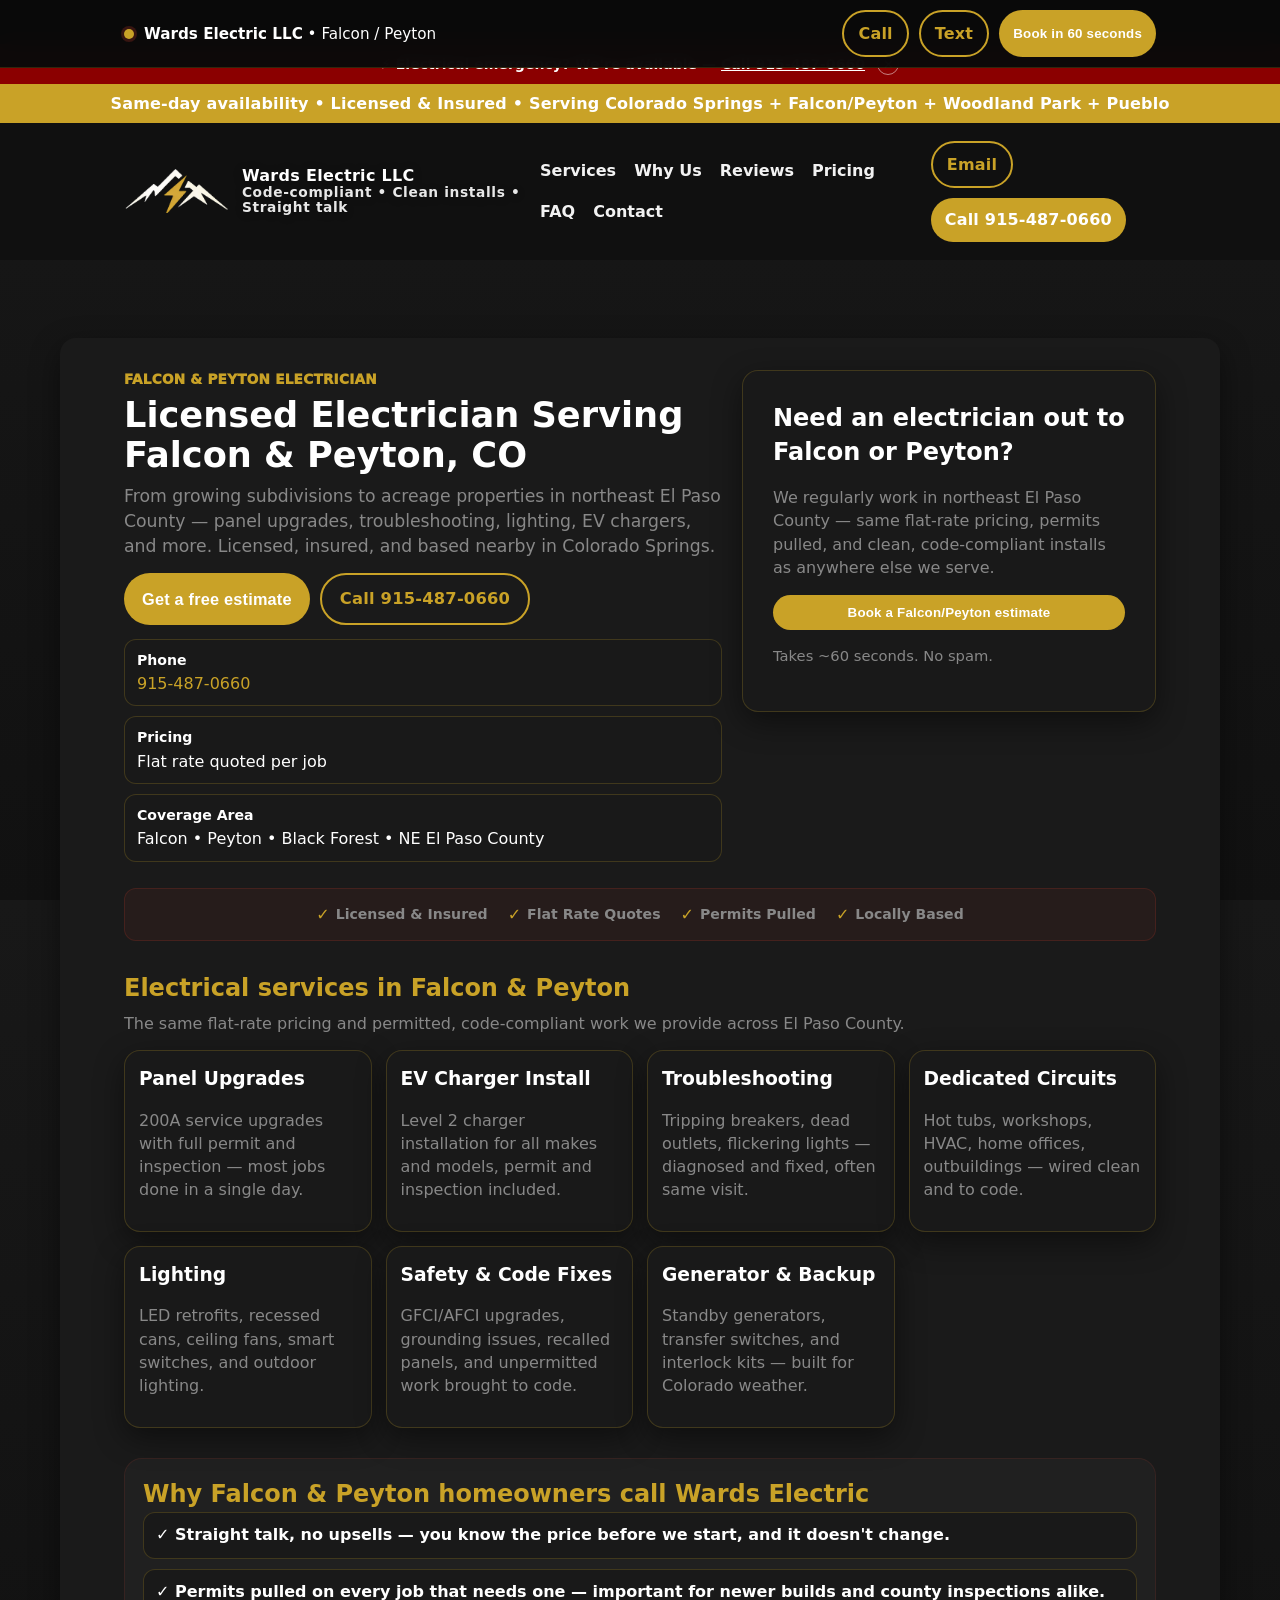
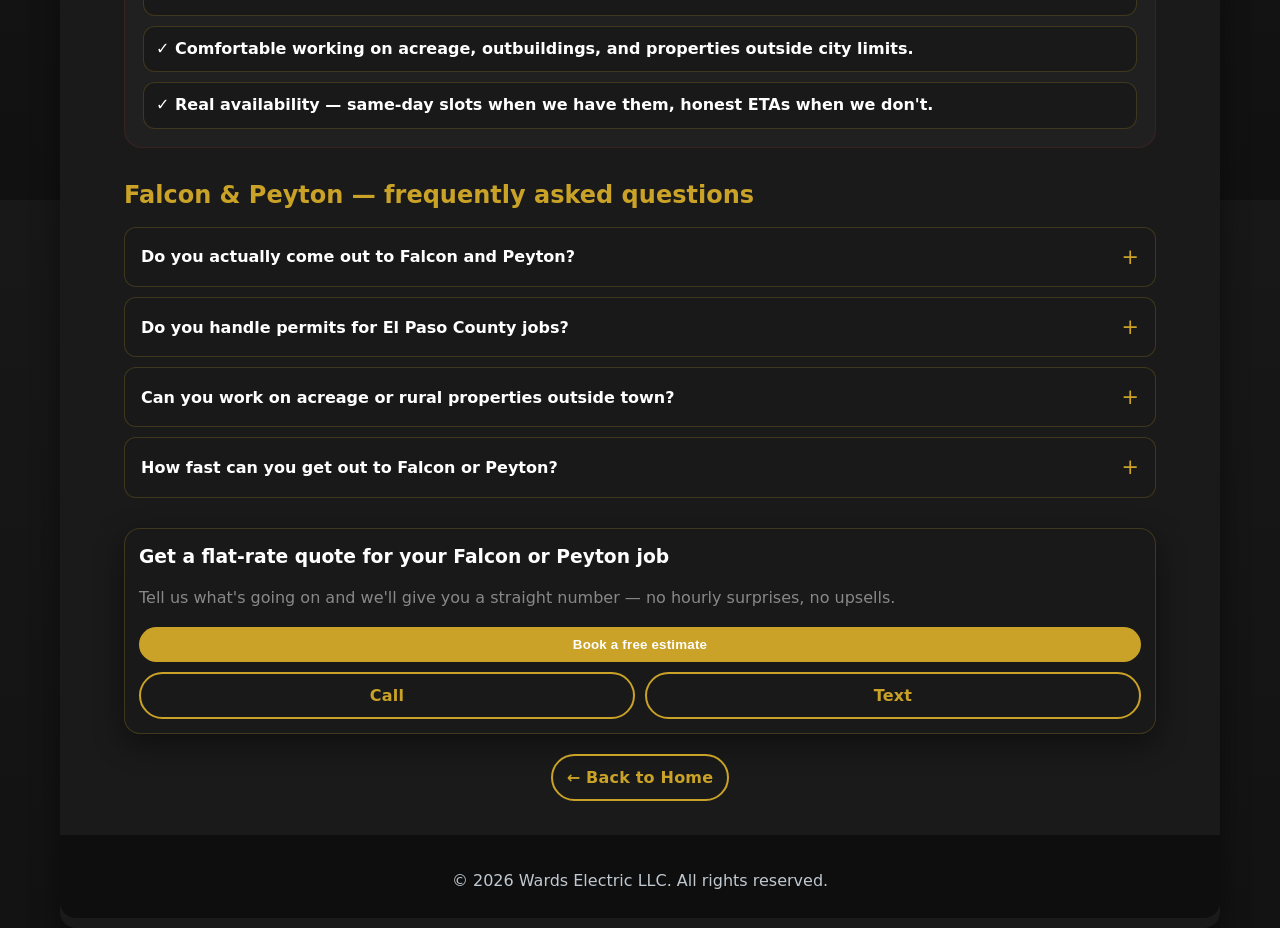
<file: falcon.html>
<!DOCTYPE html>
<html lang="en">
<head>
  <meta charset="UTF-8" />
  <meta name="viewport" content="width=device-width, initial-scale=1.0" />
  <title>Electrician in Falcon & Peyton, CO | Wards Electric LLC</title>
  <meta name="description" content="Licensed electrician serving Falcon, Peyton, Black Forest, and northeast El Paso County. Panel upgrades, troubleshooting, lighting, EV chargers & more. Flat-rate quotes. Call 915-487-0660." />
  <link rel="canonical" href="https://wardselectricllc.com/falcon.html" />
  <link rel="icon" href="assets/favicon-512.png" />
  <link rel="stylesheet" href="styles/main.css" />
  <meta property="og:title" content="Electrician in Falcon & Peyton, CO | Wards Electric LLC" />
  <meta property="og:description" content="Licensed electrician serving Falcon, Peyton, Black Forest, and northeast El Paso County. Flat-rate quotes, permits pulled, clean installs." />
  <meta property="og:type" content="website" />
  <meta property="og:url" content="https://wardselectricllc.com/falcon.html" />
  <meta property="og:image" content="https://wardselectricllc.com/assets/og-card.jpg" />
</head>
<body>
  <a class="sr-only" href="#main">Skip to content</a>

  <div class="action-bar" role="region" aria-label="Quick actions">
    <div class="action-bar__inner">
      <div class="action-bar__left">
        <span class="dot"></span>
        <span><strong>Wards Electric LLC</strong> • Falcon / Peyton</span>
      </div>
      <div class="action-bar__right">
        <a class="btn btn--ghost" href="tel:+19154870660">Call</a>
        <a class="btn btn--ghost" href="sms:+19154870660?&body=Hi%20Wards%20Electric%20-%20I%20need%20help%20with%20">Text</a>
        <button class="btn btn--primary" id="openBooking">Book in 60 seconds</button>
      </div>
    </div>
  </div>

  <header class="site-header">
    <div class="emergency-banner" id="emergencyBanner" role="alert">
      <span>⚡ Electrical emergency? We're available — <a href="tel:+19154870660">Call 915-487-0660</a></span>
      <button class="emergency-banner__close" onclick="dismissEmergency()" aria-label="Dismiss">✕</button>
    </div>
    <div class="top-bar" role="note">
      Same-day availability • Licensed & Insured • Serving Colorado Springs + Falcon/Peyton + Woodland Park + Pueblo
    </div>
    <div class="header-main">
      <a class="brand" href="index.html" aria-label="Wards Electric LLC Home">
        <img src="assets/logo-mark.png" alt="Wards Electric logo" />
        <div class="brand__text">
          <span class="brand__name">Wards Electric LLC</span>
          <span class="brand__tag">Code-compliant • Clean installs • Straight talk</span>
        </div>
      </a>
      <button class="nav-toggle" id="navToggle" aria-label="Toggle menu" aria-expanded="false">
        <span></span><span></span><span></span>
      </button>
      <nav class="nav" id="mainNav" aria-label="Primary">
        <a href="index.html#services">Services</a>
        <a href="index.html#why">Why Us</a>
        <a href="index.html#reviews">Reviews</a>
        <a href="index.html#pricing">Pricing</a>
        <a href="index.html#faq">FAQ</a>
        <a href="index.html#contact">Contact</a>
      </nav>
      <div class="header-cta">
        <a class="btn btn--ghost" href="mailto:Devonj.wardbusiness@gmail.com">Email</a>
        <a class="btn btn--primary" href="tel:+19154870660">Call 915-487-0660</a>
      </div>
    </div>
  </header>

  <main id="main" class="page" role="main">
    <section class="hero" id="top">
      <div class="hero__copy">
        <p class="kicker">Falcon & Peyton Electrician</p>
        <h1>Licensed Electrician Serving Falcon & Peyton, CO</h1>
        <p class="subhead">
          From growing subdivisions to acreage properties in northeast El Paso County — panel upgrades, troubleshooting,
          lighting, EV chargers, and more. Licensed, insured, and based nearby in Colorado Springs.
        </p>
        <div class="hero__actions">
          <button class="btn btn--primary btn--lg" id="openBooking2">Get a free estimate</button>
          <a class="btn btn--ghost btn--lg" href="tel:+19154870660">Call 915-487-0660</a>
        </div>
        <div class="mini">
          <div class="mini__item">
            <div class="mini__title">Phone</div>
            <a href="tel:+19154870660">915-487-0660</a>
          </div>
          <div class="mini__item">
            <div class="mini__title">Pricing</div>
            <div>Flat rate quoted per job</div>
          </div>
          <div class="mini__item">
            <div class="mini__title">Coverage Area</div>
            <div>Falcon • Peyton • Black Forest • NE El Paso County</div>
          </div>
        </div>
      </div>
      <div class="hero__card">
        <div class="hero__cardBody">
          <h2 class="h3">Need an electrician out to Falcon or Peyton?</h2>
          <p class="muted">
            We regularly work in northeast El Paso County — same flat-rate pricing, permits pulled, and clean,
            code-compliant installs as anywhere else we serve.
          </p>
          <button class="btn btn--primary w-full" id="openBooking3">Book a Falcon/Peyton estimate</button>
          <p class="muted small">Takes ~60 seconds. No spam.</p>
        </div>
      </div>
    </section>

    <div class="trust-strip" role="list" aria-label="Trust indicators">
      <span><span class="ts-check" aria-hidden="true">✓</span> Licensed & Insured</span>
      <span><span class="ts-check" aria-hidden="true">✓</span> Flat Rate Quotes</span>
      <span><span class="ts-check" aria-hidden="true">✓</span> Permits Pulled</span>
      <span><span class="ts-check" aria-hidden="true">✓</span> Locally Based</span>
    </div>

    <section class="section">
      <div class="section-head">
        <h2>Electrical services in Falcon & Peyton</h2>
        <p class="muted">The same flat-rate pricing and permitted, code-compliant work we provide across El Paso County.</p>
      </div>
      <div class="cards">
        <article class="card">
          <h3><a href="panel-upgrade.html">Panel Upgrades</a></h3>
          <p>200A service upgrades with full permit and inspection — most jobs done in a single day.</p>
        </article>
        <article class="card">
          <h3><a href="ev-charger-install.html">EV Charger Install</a></h3>
          <p>Level 2 charger installation for all makes and models, permit and inspection included.</p>
        </article>
        <article class="card">
          <h3><a href="troubleshooting.html">Troubleshooting</a></h3>
          <p>Tripping breakers, dead outlets, flickering lights — diagnosed and fixed, often same visit.</p>
        </article>
        <article class="card">
          <h3><a href="dedicated-circuits.html">Dedicated Circuits</a></h3>
          <p>Hot tubs, workshops, HVAC, home offices, outbuildings — wired clean and to code.</p>
        </article>
        <article class="card">
          <h3><a href="lighting.html">Lighting</a></h3>
          <p>LED retrofits, recessed cans, ceiling fans, smart switches, and outdoor lighting.</p>
        </article>
        <article class="card">
          <h3><a href="safety-code-fixes.html">Safety & Code Fixes</a></h3>
          <p>GFCI/AFCI upgrades, grounding issues, recalled panels, and unpermitted work brought to code.</p>
        </article>
        <article class="card">
          <h3><a href="generator-backup.html">Generator & Backup</a></h3>
          <p>Standby generators, transfer switches, and interlock kits — built for Colorado weather.</p>
        </article>
      </div>
    </section>

    <section class="section section--alt">
      <div class="section-head">
        <h2>Why Falcon & Peyton homeowners call Wards Electric</h2>
      </div>
      <div class="list">
        <div class="check">✓ Straight talk, no upsells — you know the price before we start, and it doesn't change.</div>
        <div class="check">✓ Permits pulled on every job that needs one — important for newer builds and county inspections alike.</div>
        <div class="check">✓ Comfortable working on acreage, outbuildings, and properties outside city limits.</div>
        <div class="check">✓ Real availability — same-day slots when we have them, honest ETAs when we don't.</div>
      </div>
    </section>

    <section class="section">
      <div class="section-head">
        <h2>Falcon & Peyton — frequently asked questions</h2>
      </div>
      <div class="faq-list">
        <details class="faq-item">
          <summary class="faq-q">Do you actually come out to Falcon and Peyton?</summary>
          <div class="faq-a">Yes — we regularly work throughout northeast El Paso County, including Falcon, Peyton, and Black Forest. Same flat-rate pricing and the same quality of work as anywhere else we serve.</div>
        </details>
        <details class="faq-item">
          <summary class="faq-q">Do you handle permits for El Paso County jobs?</summary>
          <div class="faq-a">Yes. Any work that requires a permit gets one — we handle the application, schedule the inspection, and make sure it closes clean. That protects your home's value and keeps your insurance valid.</div>
        </details>
        <details class="faq-item">
          <summary class="faq-q">Can you work on acreage or rural properties outside town?</summary>
          <div class="faq-a">Absolutely. A lot of our Falcon and Peyton calls are on larger lots, outbuildings, workshops, and properties with longer runs from the panel — that's regular work for us.</div>
        </details>
        <details class="faq-item">
          <summary class="faq-q">How fast can you get out to Falcon or Peyton?</summary>
          <div class="faq-a">For non-emergency work, we typically schedule within a few days — often sooner. For hazards like burning smells, sparking, or an outage, call us directly at 915-487-0660 and we'll prioritize getting to you.</div>
        </details>
      </div>
    </section>

    <section class="section">
      <div class="ctaPanel">
        <h3>Get a flat-rate quote for your Falcon or Peyton job</h3>
        <p class="muted">Tell us what's going on and we'll give you a straight number — no hourly surprises, no upsells.</p>
        <button class="btn btn--primary w-full" id="openBooking4">Book a free estimate</button>
        <div class="ctaPanel__row">
          <a class="btn btn--ghost w-full" href="tel:+19154870660">Call</a>
          <a class="btn btn--ghost w-full" href="sms:+19154870660?&body=Hi%20Wards%20Electric%20-%20I%27m%20in%20Falcon%2FPeyton%20and%20need%20an%20electrician">Text</a>
        </div>
      </div>
    </section>

    <div style="text-align:center; margin: 20px 0">
      <a href="index.html" class="btn btn--ghost">← Back to Home</a>
    </div>

    <footer class="footer">
      <p>&copy; <span id="year"></span> Wards Electric LLC. All rights reserved.</p>
    </footer>
  </main>

  <div class="mobile-call-bar" id="mobileCallBar">
    <a class="mobile-call-bar__btn" href="tel:+19154870660"><span aria-hidden="true">📞</span> Call Now — 915-487-0660</a>
    <button class="mobile-call-bar__close" onclick="dismissCallBar()" aria-label="Dismiss call bar">✕</button>
  </div>

  <div class="modal" id="bookingModal" aria-hidden="true">
    <div class="modal__backdrop" id="closeBooking"></div>
    <div class="modal__panel" role="dialog" aria-modal="true" aria-labelledby="bookingTitle">
      <div class="modal__head">
        <div><div class="kicker">Book in ~60 seconds</div><h2 id="bookingTitle">Tell us what you need</h2></div>
        <button class="x" id="closeBooking2" aria-label="Close">✕</button>
      </div>
      <form id="bookingForm" class="form">
        <div class="grid">
          <div><label>Full name</label><input name="name" required autocomplete="name" /></div>
          <div><label>Phone</label><input name="phone" required autocomplete="tel" /></div>
          <div><label>Email</label><input name="email" type="email" autocomplete="email" /></div>
          <div><label>Service address</label><input name="address" autocomplete="street-address" /></div>
        </div>
        <div class="grid">
          <div>
            <label>Service type</label>
            <select name="serviceType" class="qb-select" required>
              <option value="">Select…</option>
              <option>EV Charger Install</option>
              <option>Panel / Service Upgrade</option>
              <option>Troubleshooting</option>
              <option>Dedicated Circuit</option>
              <option>Lighting</option>
              <option>Safety / Code Fix</option>
              <option>Other</option>
            </select>
          </div>
          <div>
            <label>Urgency</label>
            <select name="urgency" class="qb-select" required>
              <option value="">Select…</option>
              <option>Emergency (hazard / burning smell / outage)</option>
              <option>ASAP (today/tomorrow)</option>
              <option>This week</option>
              <option>Not urgent</option>
            </select>
          </div>
        </div>
        <div class="grid">
          <div><label>Preferred day</label><input name="preferredDay" placeholder="e.g., Monday" /></div>
          <div><label>Preferred time</label><input name="preferredTime" placeholder="e.g., after 3pm" /></div>
        </div>
        <div>
          <label>Details</label>
          <textarea name="message" required placeholder="What you need, your address/area in Falcon or Peyton, and any details that'll help us quote it…"></textarea>
        </div>
        <label class="consent">
          <input type="checkbox" name="consent" required />
          <span>I agree to be contacted by call/text/email about this request.</span>
        </label>
        <div class="form__actions">
          <button type="submit" class="btn btn--primary btn--lg w-full" id="submitBtn">Submit & route to dispatcher</button>
          <p class="muted small" id="statusText"></p>
        </div>
      </form>
    </div>
  </div>

  <script>
    const WEBHOOK_URL = "https://wards-electrical.app.n8n.cloud/webhook/0c41a587-89af-4066-9aa8-365de46e1906";
    (function() { if (sessionStorage.getItem('emergencyDismissed')) { const b = document.getElementById('emergencyBanner'); if (b) b.style.display = 'none'; } })();
    function dismissEmergency() { sessionStorage.setItem('emergencyDismissed', '1'); const b = document.getElementById('emergencyBanner'); if (b) b.style.display = 'none'; }
    (function() { if (sessionStorage.getItem('callBarDismissed')) { const b = document.getElementById('mobileCallBar'); if (b) b.style.display = 'none'; } })();
    function dismissCallBar() { sessionStorage.setItem('callBarDismissed', '1'); const b = document.getElementById('mobileCallBar'); if (b) b.style.display = 'none'; }
    document.getElementById("year").textContent = new Date().getFullYear();
    const navToggle = document.getElementById("navToggle");
    const mainNav = document.getElementById("mainNav");
    navToggle.addEventListener("click", () => { const open = mainNav.classList.toggle("nav--open"); navToggle.classList.toggle("nav-toggle--open", open); navToggle.setAttribute("aria-expanded", open); });
    mainNav.querySelectorAll("a").forEach(a => a.addEventListener("click", () => { mainNav.classList.remove("nav--open"); navToggle.classList.remove("nav-toggle--open"); navToggle.setAttribute("aria-expanded", "false"); }));
    const modal = document.getElementById("bookingModal");
    const openBtns = ["openBooking","openBooking2","openBooking3","openBooking4"].map(id => document.getElementById(id)).filter(Boolean);
    const closeBtns = [document.getElementById("closeBooking"), document.getElementById("closeBooking2")].filter(Boolean);
    function openModal(){ modal.classList.add("is-open"); modal.setAttribute("aria-hidden","false"); document.body.classList.add("modal-open"); }
    function closeModal(){ modal.classList.remove("is-open"); modal.setAttribute("aria-hidden","true"); document.body.classList.remove("modal-open"); }
    openBtns.forEach(b => b.addEventListener("click", e => { e.preventDefault(); openModal(); }));
    closeBtns.forEach(b => b.addEventListener("click", e => { e.preventDefault(); closeModal(); }));
    window.addEventListener("keydown", e => { if(e.key==="Escape" && modal.classList.contains("is-open")) closeModal(); });
    const form = document.getElementById("bookingForm");
    const statusText = document.getElementById("statusText");
    const submitBtn = document.getElementById("submitBtn");
    form.addEventListener("submit", async (e) => {
      e.preventDefault(); statusText.textContent = ""; submitBtn.disabled = true; submitBtn.textContent = "Sending…";
      const data = Object.fromEntries(new FormData(form).entries());
      data.source = "website"; data.page = "falcon-peyton"; data.timestamp = new Date().toISOString();
      try {
        const res = await fetch(WEBHOOK_URL, { method: "POST", headers: { "Content-Type": "application/json" }, body: JSON.stringify(data) });
        if (!res.ok) throw new Error("Webhook failed");
        statusText.textContent = "✅ Sent. We'll reach out shortly."; submitBtn.textContent = "Submitted";
        setTimeout(() => { closeModal(); form.reset(); submitBtn.disabled = false; submitBtn.textContent = "Submit & route to dispatcher"; statusText.textContent = ""; }, 1200);
      } catch (err) { statusText.textContent = "⚠️ Didn't send. Try again or call/text us."; submitBtn.disabled = false; submitBtn.textContent = "Submit & route to dispatcher"; }
    });
  </script>
</body>
</html>
</file>
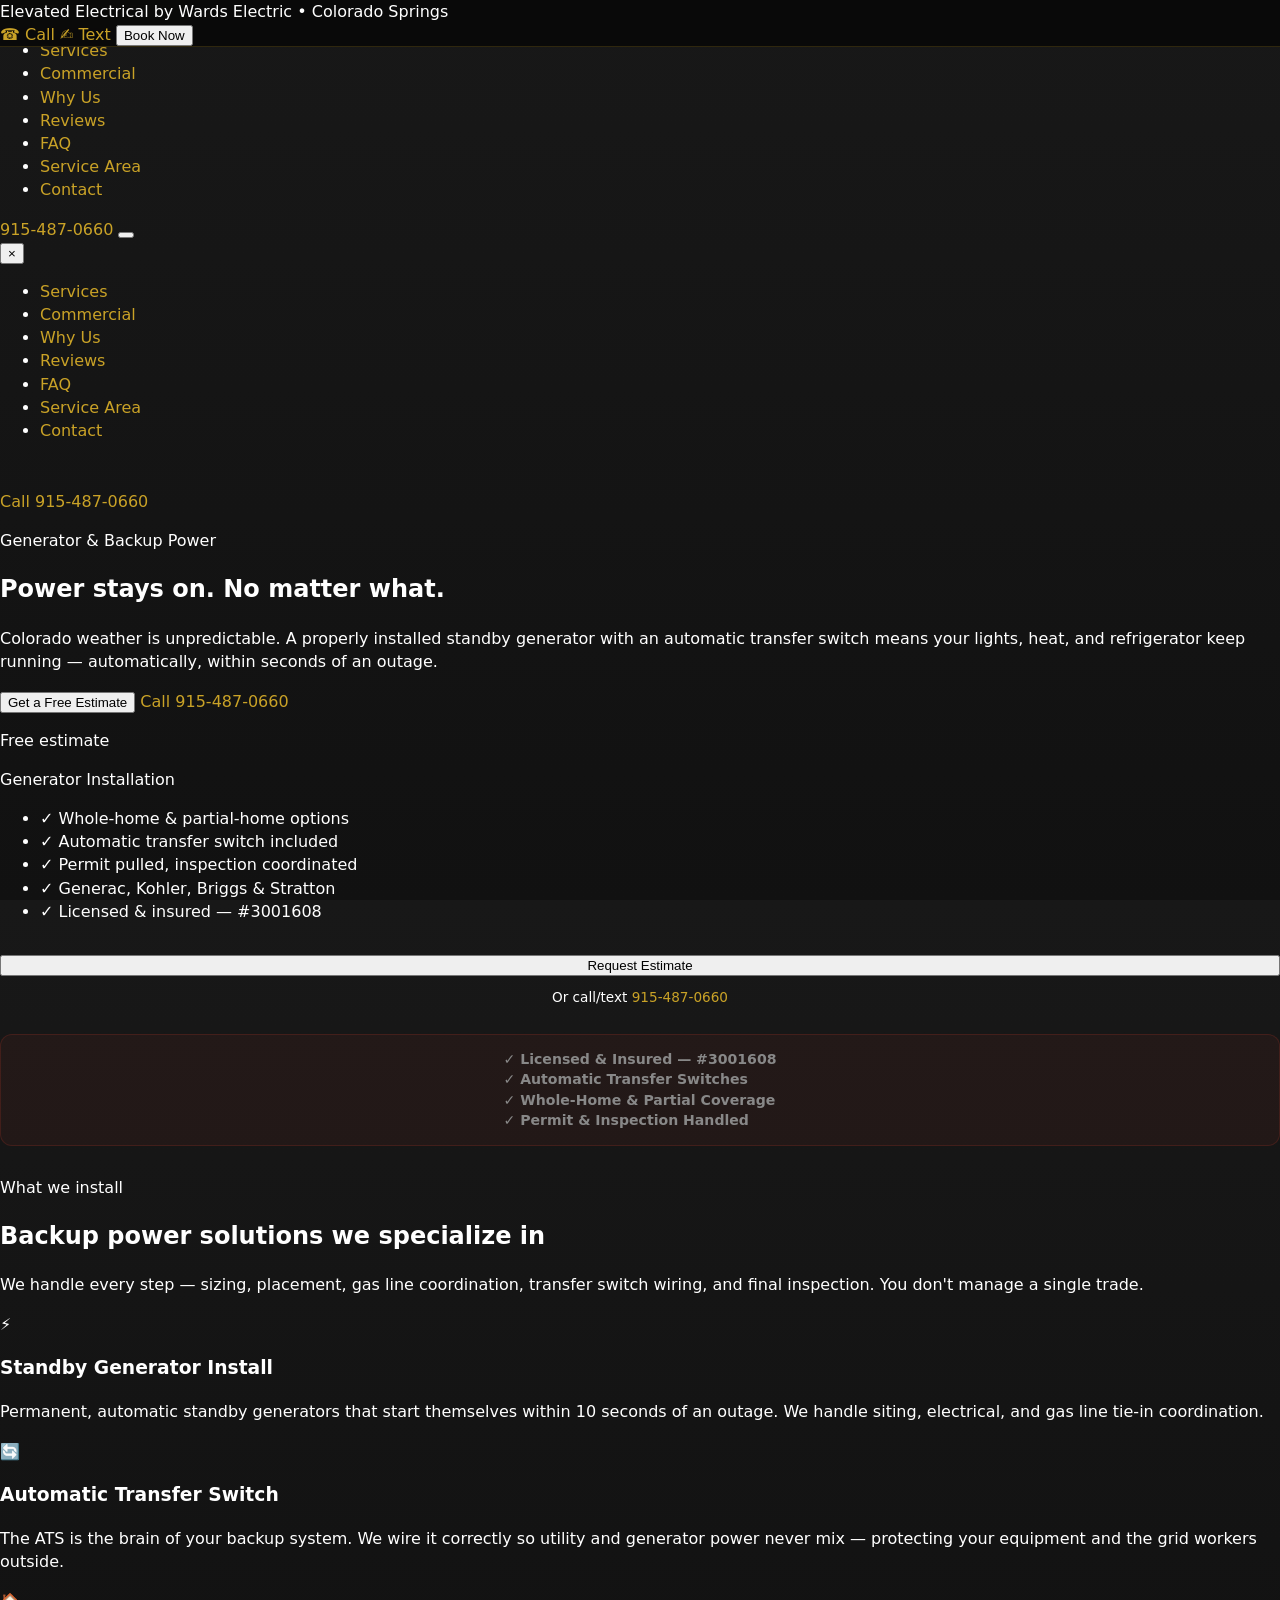
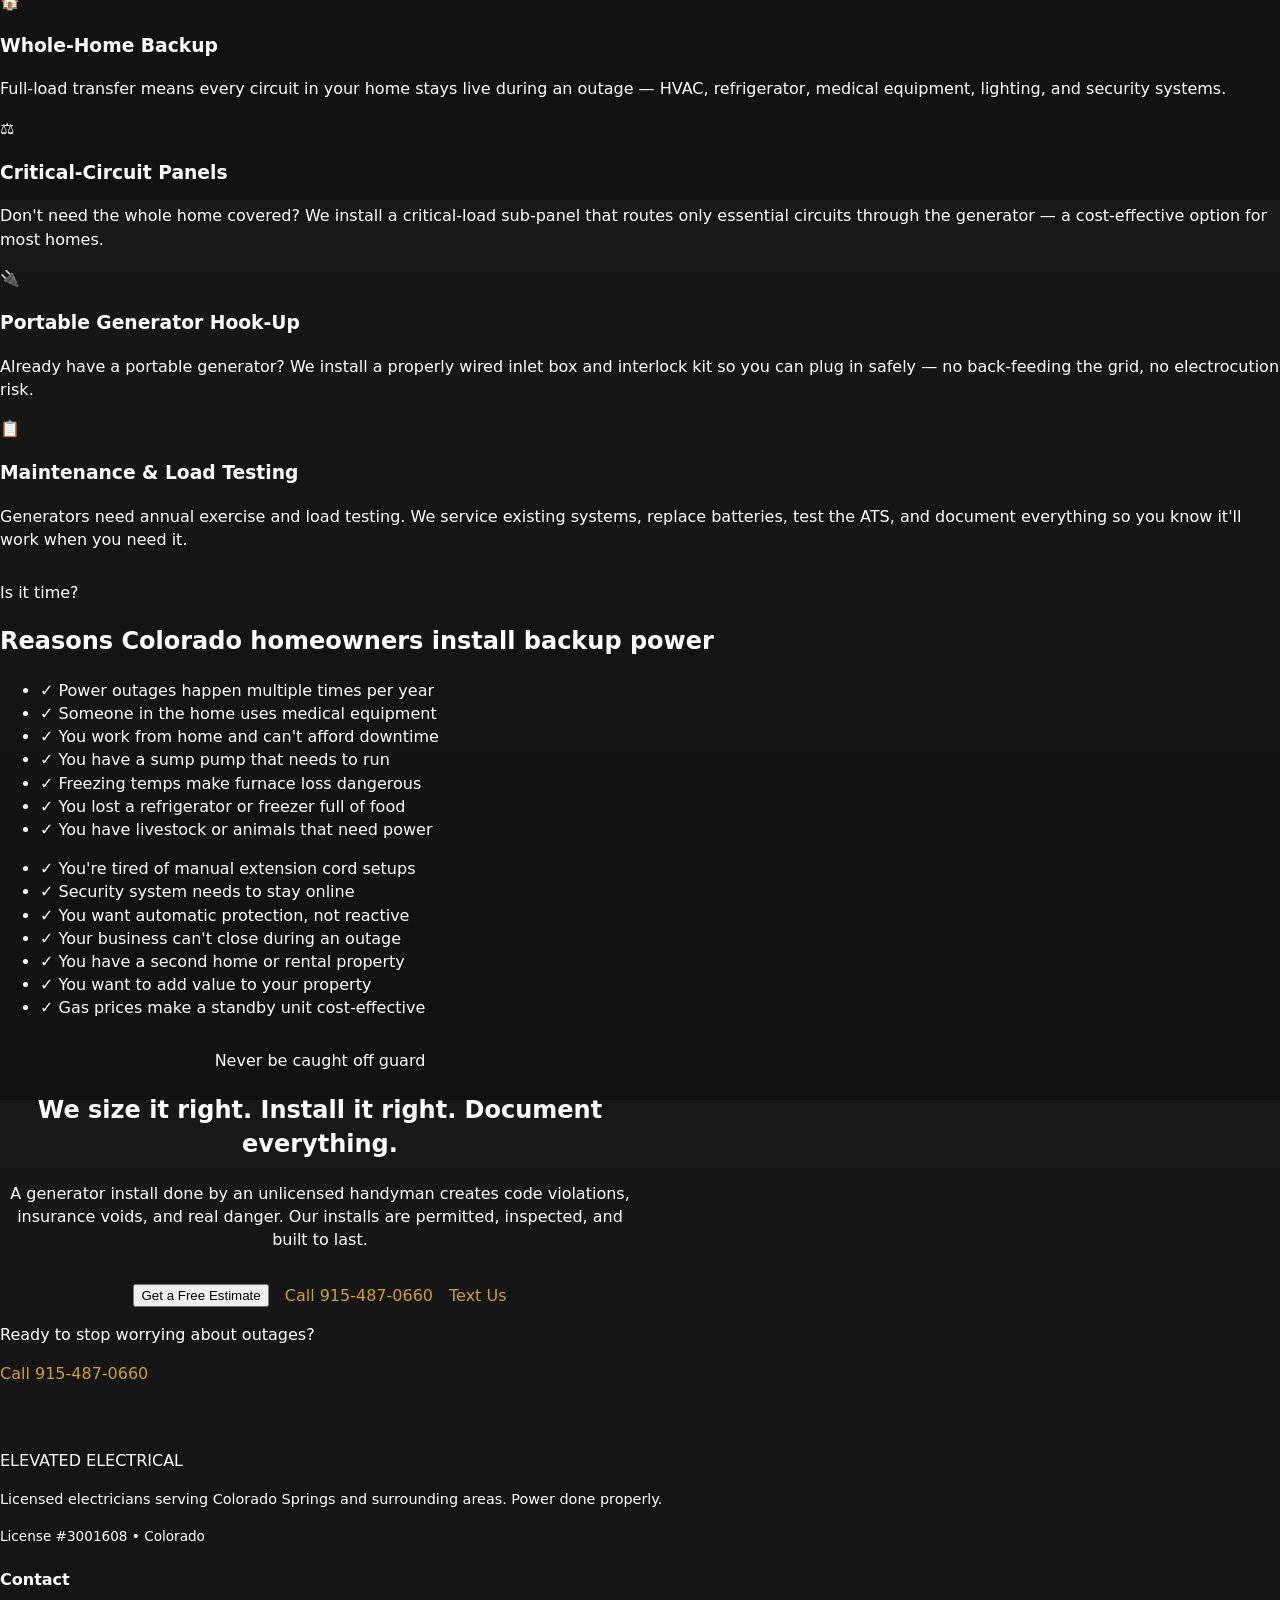
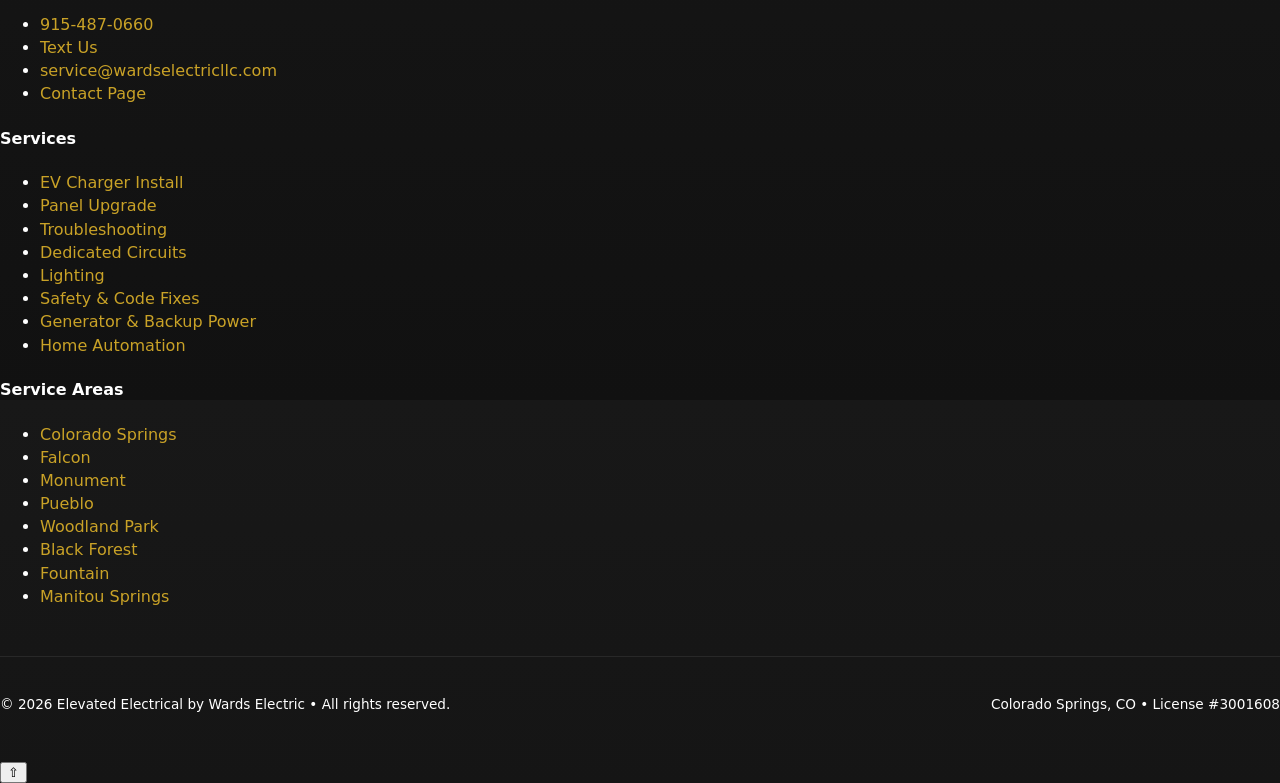
<file: generator-backup.html>
<!DOCTYPE html>
<html lang="en">
<head>
  <meta charset="UTF-8" />
  <meta name="viewport" content="width=device-width, initial-scale=1.0" />
  <title>Generator &amp; Backup Power Install | Elevated Electrical by Wards Electric — Colorado Springs</title>
  <meta name="description" content="Standby generator installation, transfer switch wiring, and backup power systems for Colorado Springs homes and businesses. Never lose power again." />
  <link rel="canonical" href="https://wardselectricllc.com/generator-backup.html" />
  <link href="https://fonts.googleapis.com/css2?family=Cormorant+Garamond:ital,wght@0,400;0,600;0,700;1,400;1,600&family=DM+Sans:wght@300;400;500;600&display=swap" rel="stylesheet" />
  <link rel="stylesheet" href="styles/main.css" />
  <script type="application/ld+json">
  {
    "@context": "https://schema.org",
    "@type": "Service",
    "name": "Generator & Backup Power Installation",
    "provider": {
      "@type": "LocalBusiness",
      "name": "Elevated Electrical by Wards Electric",
      "telephone": "+1-915-487-0660",
      "address": { "@type": "PostalAddress", "addressLocality": "Colorado Springs", "addressRegion": "CO" }
    },
    "areaServed": "Colorado Springs, CO",
    "description": "Standby generator installation, automatic transfer switch wiring, and whole-home backup power systems in Colorado Springs."
  }
  </script>
</head>
<body>

<!-- ACTION BAR -->
<div class="action-bar">
  <span class="action-bar-brand">Elevated Electrical by Wards Electric &bull; Colorado Springs</span>
  <div class="action-bar-actions">
    <a href="tel:9154870660" class="action-bar-btn">&#9742; Call</a>
    <a href="sms:9154870660" class="action-bar-btn">&#9997; Text</a>
    <button class="action-bar-btn action-bar-book" onclick="openModal()">Book Now</button>
  </div>
</div>

<!-- NAV -->
<nav id="main-nav">
  <div class="nav-inner">
    <a href="index.html" class="nav-logo">
      <span>ELEVATED <span class="nav-logo-sub">ELECTRICAL</span></span>
    </a>
    <ul class="nav-links">
      <li><a href="index.html#services">Services</a></li>
      <li><a href="index.html#commercial">Commercial</a></li>
      <li><a href="index.html#why-us">Why Us</a></li>
      <li><a href="index.html#reviews">Reviews</a></li>
      <li><a href="index.html#faq">FAQ</a></li>
      <li><a href="index.html#service-area">Service Area</a></li>
      <li><a href="contact.html">Contact</a></li>
    </ul>
    <a href="tel:9154870660" class="nav-cta btn-primary">915-487-0660</a>
    <button class="hamburger" id="hamburger" aria-label="Open menu" aria-expanded="false">
      <span></span><span></span><span></span>
    </button>
  </div>
</nav>

<!-- MOBILE MENU -->
<div class="mobile-menu" id="mobile-menu" aria-hidden="true">
  <button class="mobile-menu-close" id="mobile-menu-close" aria-label="Close menu">&times;</button>
  <ul>
    <li><a href="index.html#services" onclick="closeMenu()">Services</a></li>
    <li><a href="index.html#commercial" onclick="closeMenu()">Commercial</a></li>
    <li><a href="index.html#why-us" onclick="closeMenu()">Why Us</a></li>
    <li><a href="index.html#reviews" onclick="closeMenu()">Reviews</a></li>
    <li><a href="index.html#faq" onclick="closeMenu()">FAQ</a></li>
    <li><a href="index.html#service-area" onclick="closeMenu()">Service Area</a></li>
    <li><a href="contact.html" onclick="closeMenu()">Contact</a></li>
  </ul>
  <a href="tel:9154870660" class="btn-primary" style="margin-top:2rem;display:inline-block;">Call 915-487-0660</a>
</div>

<!-- PAGE HERO -->
<section class="page-hero">
  <div class="page-hero-inner container">
    <div class="page-hero-copy fade-up">
      <p class="section-eyebrow">Generator &amp; Backup Power</p>
      <h1>Power stays on. No matter what.</h1>
      <p class="page-hero-sub">Colorado weather is unpredictable. A properly installed standby generator with an automatic transfer switch means your lights, heat, and refrigerator keep running — automatically, within seconds of an outage.</p>
      <div class="page-hero-btns">
        <button class="btn-primary" onclick="openModal()">Get a Free Estimate</button>
        <a href="tel:9154870660" class="btn-outline">Call 915-487-0660</a>
      </div>
    </div>
    <div class="page-hero-aside fade-up">
      <div class="quote-card">
        <p class="quote-card-eyebrow">Free estimate</p>
        <p class="quote-card-title">Generator Installation</p>
        <ul class="quote-card-list">
          <li>&#10003; Whole-home &amp; partial-home options</li>
          <li>&#10003; Automatic transfer switch included</li>
          <li>&#10003; Permit pulled, inspection coordinated</li>
          <li>&#10003; Generac, Kohler, Briggs &amp; Stratton</li>
          <li>&#10003; Licensed &amp; insured — #3001608</li>
        </ul>
        <button class="btn-primary" style="width:100%;margin-top:1rem;" onclick="openModal()">Request Estimate</button>
        <p style="text-align:center;margin-top:.75rem;font-size:.85rem;color:var(--text-mid);">Or call/text <a href="tel:9154870660" style="color:var(--gold);">915-487-0660</a></p>
      </div>
    </div>
  </div>
</section>

<!-- TRUST STRIP -->
<div class="trust-strip section-dark">
  <div class="container trust-strip-inner">
    <span>&#10003; Licensed &amp; Insured — #3001608</span>
    <span>&#10003; Automatic Transfer Switches</span>
    <span>&#10003; Whole-Home &amp; Partial Coverage</span>
    <span>&#10003; Permit &amp; Inspection Handled</span>
  </div>
</div>

<!-- SERVICES -->
<section class="section" id="services">
  <div class="container">
    <p class="section-eyebrow fade-up">What we install</p>
    <h2 class="section-title fade-up">Backup power solutions we specialize in</h2>
    <p class="section-sub fade-up">We handle every step — sizing, placement, gas line coordination, transfer switch wiring, and final inspection. You don't manage a single trade.</p>
    <div class="services-grid fade-up">

      <div class="svc-card">
        <div class="svc-card-icon">&#9889;</div>
        <h3>Standby Generator Install</h3>
        <p>Permanent, automatic standby generators that start themselves within 10 seconds of an outage. We handle siting, electrical, and gas line tie-in coordination.</p>
      </div>

      <div class="svc-card">
        <div class="svc-card-icon">&#128260;</div>
        <h3>Automatic Transfer Switch</h3>
        <p>The ATS is the brain of your backup system. We wire it correctly so utility and generator power never mix — protecting your equipment and the grid workers outside.</p>
      </div>

      <div class="svc-card">
        <div class="svc-card-icon">&#127968;</div>
        <h3>Whole-Home Backup</h3>
        <p>Full-load transfer means every circuit in your home stays live during an outage — HVAC, refrigerator, medical equipment, lighting, and security systems.</p>
      </div>

      <div class="svc-card">
        <div class="svc-card-icon">&#9878;</div>
        <h3>Critical-Circuit Panels</h3>
        <p>Don't need the whole home covered? We install a critical-load sub-panel that routes only essential circuits through the generator — a cost-effective option for most homes.</p>
      </div>

      <div class="svc-card">
        <div class="svc-card-icon">&#128268;</div>
        <h3>Portable Generator Hook-Up</h3>
        <p>Already have a portable generator? We install a properly wired inlet box and interlock kit so you can plug in safely — no back-feeding the grid, no electrocution risk.</p>
      </div>

      <div class="svc-card">
        <div class="svc-card-icon">&#128203;</div>
        <h3>Maintenance &amp; Load Testing</h3>
        <p>Generators need annual exercise and load testing. We service existing systems, replace batteries, test the ATS, and document everything so you know it'll work when you need it.</p>
      </div>

    </div>
  </div>
</section>

<!-- WARNING SIGNS -->
<section class="section section-alt">
  <div class="container">
    <p class="section-eyebrow fade-up">Is it time?</p>
    <h2 class="section-title fade-up">Reasons Colorado homeowners install backup power</h2>
    <div class="checklist-grid fade-up">
      <ul class="checklist">
        <li>&#10003; Power outages happen multiple times per year</li>
        <li>&#10003; Someone in the home uses medical equipment</li>
        <li>&#10003; You work from home and can't afford downtime</li>
        <li>&#10003; You have a sump pump that needs to run</li>
        <li>&#10003; Freezing temps make furnace loss dangerous</li>
        <li>&#10003; You lost a refrigerator or freezer full of food</li>
        <li>&#10003; You have livestock or animals that need power</li>
      </ul>
      <ul class="checklist">
        <li>&#10003; You're tired of manual extension cord setups</li>
        <li>&#10003; Security system needs to stay online</li>
        <li>&#10003; You want automatic protection, not reactive</li>
        <li>&#10003; Your business can't close during an outage</li>
        <li>&#10003; You have a second home or rental property</li>
        <li>&#10003; You want to add value to your property</li>
        <li>&#10003; Gas prices make a standby unit cost-effective</li>
      </ul>
    </div>
  </div>
</section>

<!-- CTA PANEL -->
<section class="section section-dark">
  <div class="container" style="text-align:center;max-width:640px;">
    <p class="section-eyebrow fade-up">Never be caught off guard</p>
    <h2 class="section-title fade-up" style="color:var(--white);">We size it right. Install it right. Document everything.</h2>
    <p class="section-sub fade-up" style="color:var(--text-lt);">A generator install done by an unlicensed handyman creates code violations, insurance voids, and real danger. Our installs are permitted, inspected, and built to last.</p>
    <div class="fade-up" style="display:flex;gap:1rem;justify-content:center;flex-wrap:wrap;margin-top:2rem;">
      <button class="btn-primary" onclick="openModal()">Get a Free Estimate</button>
      <a href="tel:9154870660" class="btn-dark">Call 915-487-0660</a>
      <a href="sms:9154870660" class="btn-dark">Text Us</a>
    </div>
  </div>
</section>

<!-- CTA BAND -->
<section class="cta-band">
  <div class="cta-band-inner container">
    <p class="cta-band-text">Ready to stop worrying about outages?</p>
    <a href="tel:9154870660" class="btn-primary">Call 915-487-0660</a>
  </div>
</section>

<!-- FOOTER -->
<footer class="section-dark" style="padding:4rem 0 2rem;">
  <div class="container footer-inner">
    <div class="footer-col">
      <div class="footer-logo">
        <span>ELEVATED <span class="footer-logo-sub">ELECTRICAL</span></span>
      </div>
      <p style="color:var(--text-lt);font-size:.9rem;margin-top:1rem;line-height:1.6;">Licensed electricians serving Colorado Springs and surrounding areas. Power done properly.</p>
      <p style="color:var(--text-lt);font-size:.85rem;margin-top:1rem;">License #3001608 &bull; Colorado</p>
    </div>
    <div class="footer-col">
      <h4 class="footer-heading">Contact</h4>
      <ul class="footer-links">
        <li><a href="tel:9154870660">915-487-0660</a></li>
        <li><a href="sms:9154870660">Text Us</a></li>
        <li><a href="mailto:service@wardselectricllc.com">service@wardselectricllc.com</a></li>
        <li><a href="contact.html">Contact Page</a></li>
      </ul>
    </div>
    <div class="footer-col">
      <h4 class="footer-heading">Services</h4>
      <ul class="footer-links">
        <li><a href="ev-charger-install.html">EV Charger Install</a></li>
        <li><a href="panel-upgrade.html">Panel Upgrade</a></li>
        <li><a href="troubleshooting.html">Troubleshooting</a></li>
        <li><a href="dedicated-circuits.html">Dedicated Circuits</a></li>
        <li><a href="lighting.html">Lighting</a></li>
        <li><a href="safety-code-fixes.html">Safety &amp; Code Fixes</a></li>
        <li><a href="generator-backup.html">Generator &amp; Backup Power</a></li>
        <li><a href="home-automation.html">Home Automation</a></li>
      </ul>
    </div>
    <div class="footer-col">
      <h4 class="footer-heading">Service Areas</h4>
      <ul class="footer-links">
        <li><a href="colorado-springs.html">Colorado Springs</a></li>
        <li><a href="falcon.html">Falcon</a></li>
        <li><a href="monument.html">Monument</a></li>
        <li><a href="pueblo.html">Pueblo</a></li>
        <li><a href="woodland-park.html">Woodland Park</a></li>
        <li><a href="black-forest.html">Black Forest</a></li>
        <li><a href="fountain.html">Fountain</a></li>
        <li><a href="manitou-springs.html">Manitou Springs</a></li>
      </ul>
    </div>
  </div>
  <div class="container" style="border-top:1px solid rgba(255,255,255,.08);margin-top:3rem;padding-top:1.5rem;display:flex;justify-content:space-between;align-items:center;flex-wrap:wrap;gap:1rem;">
    <p style="color:var(--text-lt);font-size:.85rem;">&copy; <span id="yr"></span> Elevated Electrical by Wards Electric &bull; All rights reserved.</p>
    <p style="color:var(--text-lt);font-size:.85rem;">Colorado Springs, CO &bull; License #3001608</p>
  </div>
</footer>

<!-- MOBILE CALL BAR -->
<div class="mobile-call-bar" id="mobileCallBar">
  <a href="tel:9154870660" class="btn-primary" style="flex:1;text-align:center;">&#9742; Call Now</a>
  <button class="btn-outline" onclick="openModal()" style="flex:1;">Book Online</button>
  <button class="mobile-call-bar-close" id="callBarClose" aria-label="Dismiss">&times;</button>
</div>

<!-- BOOKING MODAL -->
<div class="modal-overlay" id="modalOverlay" aria-hidden="true" role="dialog" aria-modal="true" aria-labelledby="modal-title">
  <div class="modal">
    <button class="modal-close" onclick="closeModal()" aria-label="Close">&times;</button>
    <h2 class="modal-title" id="modal-title">Book in 60 seconds</h2>
    <p class="modal-sub">We'll confirm within the hour during business hours.</p>
    <form id="bookingForm" class="modal-form">
      <div class="form-row">
        <input type="text" name="name" placeholder="Your name" required />
        <input type="tel" name="phone" placeholder="Phone number" required />
      </div>
      <input type="email" name="email" placeholder="Email address" />
      <select name="service" id="modalService">
        <option value="">Select a service…</option>
        <option value="EV Charger Install">EV Charger Install</option>
        <option value="Panel / Service Upgrade">Panel / Service Upgrade</option>
        <option value="Troubleshooting">Troubleshooting / Diagnostics</option>
        <option value="Dedicated Circuit">Dedicated Circuit</option>
        <option value="Lighting">Lighting</option>
        <option value="Safety / Code Fix">Safety / Code Fix</option>
        <option value="Generator / Backup Power" selected>Generator / Backup Power</option>
        <option value="Other">Other / Not Sure</option>
      </select>
      <textarea name="message" rows="3" placeholder="Brief description (optional)"></textarea>
      <button type="submit" class="btn-primary" style="width:100%;">Send Request</button>
      <p class="modal-disclaimer">No spam. We only use this to schedule your appointment.</p>
    </form>
    <div id="bookingSuccess" style="display:none;text-align:center;padding:2rem 0;">
      <p style="font-size:1.5rem;color:var(--gold);">&#10003;</p>
      <p style="font-weight:600;margin-top:.5rem;">Request sent!</p>
      <p style="color:var(--text-mid);margin-top:.5rem;">We'll be in touch within the hour.</p>
    </div>
  </div>
</div>

<!-- SCROLL TO TOP -->
<button class="scroll-top" id="scrollTop" aria-label="Back to top" onclick="window.scrollTo({top:0,behavior:'smooth'})">&#8679;</button>

<script>
document.getElementById('yr').textContent = new Date().getFullYear();

const nav = document.getElementById('main-nav');
window.addEventListener('scroll', () => {
  nav.classList.toggle('scrolled', window.scrollY > 10);
});

const hamburger = document.getElementById('hamburger');
const mobileMenu = document.getElementById('mobile-menu');
const mobileClose = document.getElementById('mobile-menu-close');
function openMenu() {
  mobileMenu.classList.add('open');
  mobileMenu.setAttribute('aria-hidden','false');
  hamburger.setAttribute('aria-expanded','true');
  document.body.style.overflow = 'hidden';
}
function closeMenu() {
  mobileMenu.classList.remove('open');
  mobileMenu.setAttribute('aria-hidden','true');
  hamburger.setAttribute('aria-expanded','false');
  document.body.style.overflow = '';
}
hamburger.addEventListener('click', openMenu);
mobileClose.addEventListener('click', closeMenu);

const obs = new IntersectionObserver((entries) => {
  entries.forEach(e => { if (e.isIntersecting) { e.target.classList.add('visible'); obs.unobserve(e.target); } });
}, { threshold: 0.12 });
document.querySelectorAll('.fade-up').forEach(el => obs.observe(el));

const scrollTopBtn = document.getElementById('scrollTop');
window.addEventListener('scroll', () => {
  scrollTopBtn.classList.toggle('visible', window.scrollY > 400);
});

const callBar = document.getElementById('mobileCallBar');
const callBarClose = document.getElementById('callBarClose');
if (sessionStorage.getItem('callBarDismissed')) callBar.style.display = 'none';
callBarClose.addEventListener('click', () => {
  callBar.style.display = 'none';
  sessionStorage.setItem('callBarDismissed','1');
});

const overlay = document.getElementById('modalOverlay');
function openModal() {
  overlay.classList.add('open');
  overlay.setAttribute('aria-hidden','false');
  document.body.style.overflow = 'hidden';
}
function closeModal() {
  overlay.classList.remove('open');
  overlay.setAttribute('aria-hidden','true');
  document.body.style.overflow = '';
}
overlay.addEventListener('click', e => { if (e.target === overlay) closeModal(); });
document.addEventListener('keydown', e => { if (e.key === 'Escape') closeModal(); });

document.getElementById('bookingForm').addEventListener('submit', async function(e) {
  e.preventDefault();
  const data = Object.fromEntries(new FormData(this));
  data.page = 'generator-backup';
  try {
    await fetch('https://wards-electrical.app.n8n.cloud/webhook/0c41a587-89af-4066-9aa8-365de46e1906', {
      method: 'POST', headers: {'Content-Type':'application/json'}, body: JSON.stringify(data)
    });
  } catch(_) {}
  this.style.display = 'none';
  document.getElementById('bookingSuccess').style.display = 'block';
});
</script>
</body>
</html>
</file>
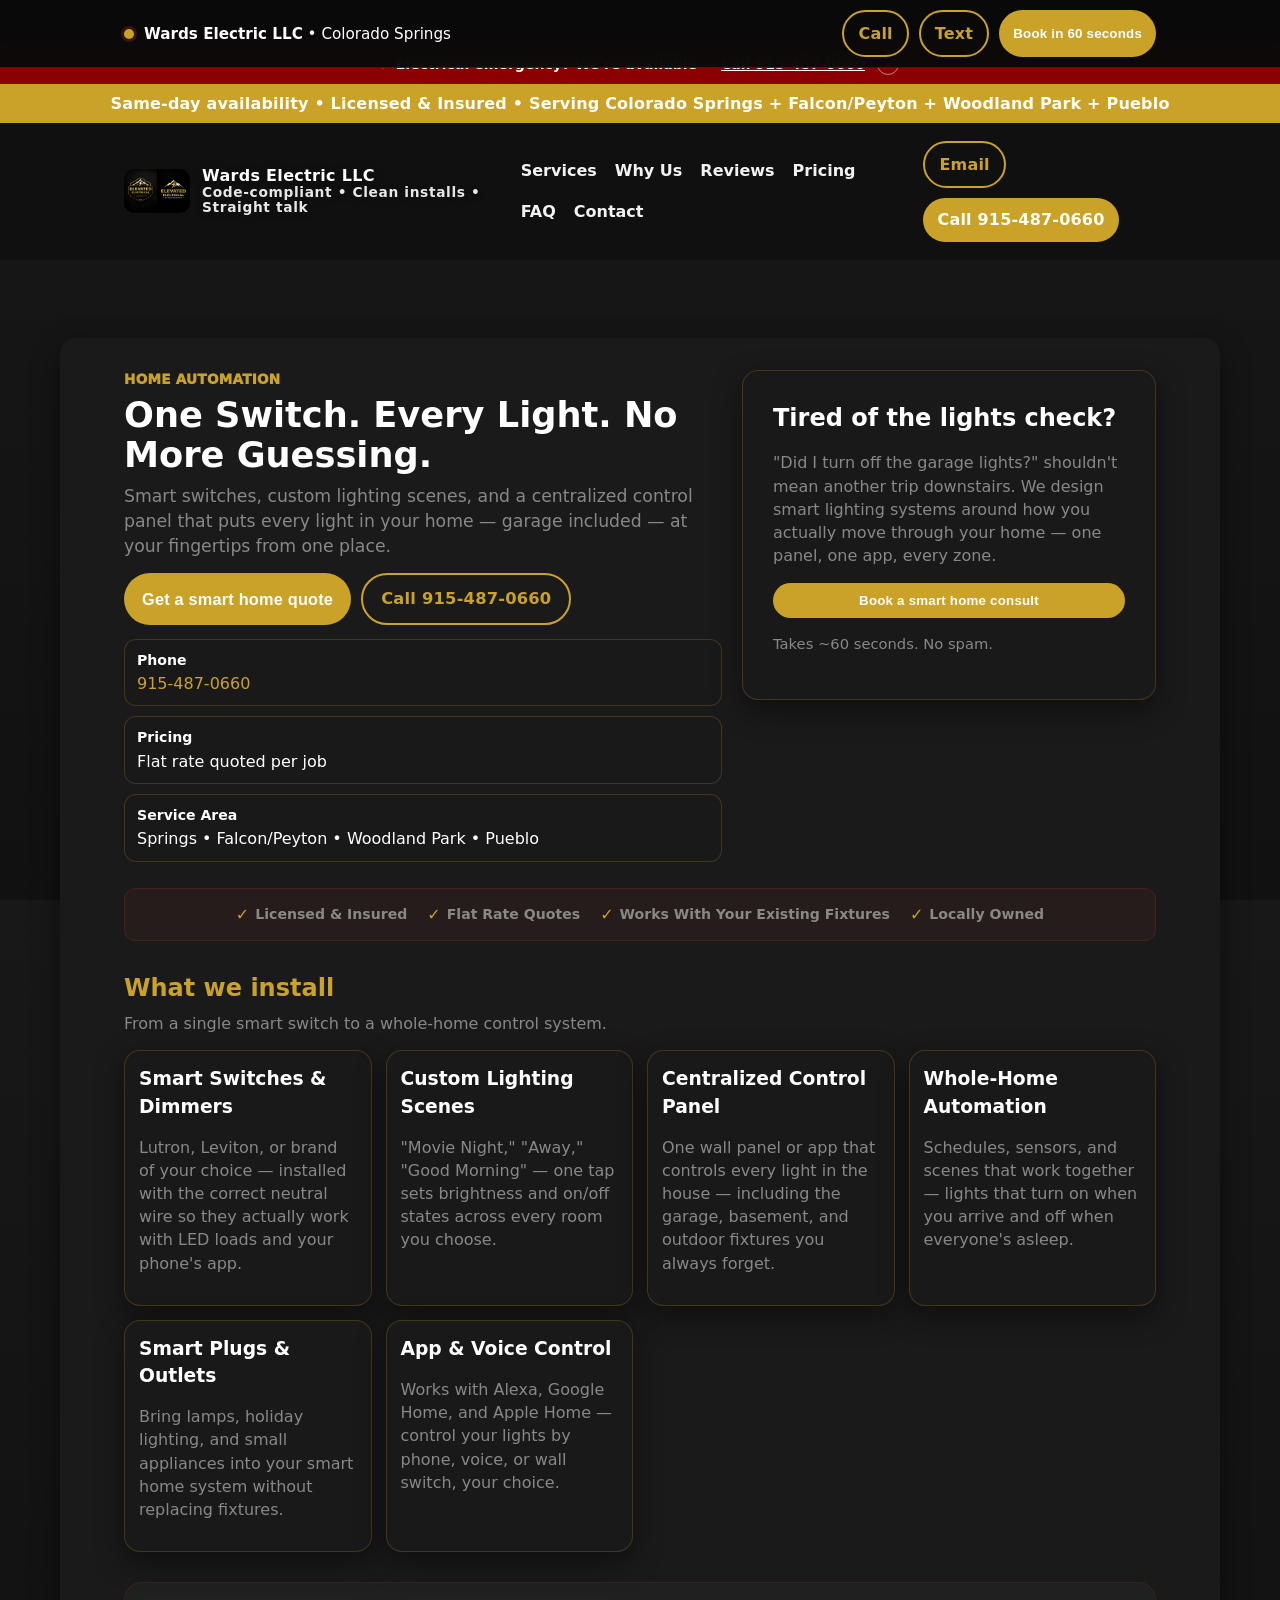
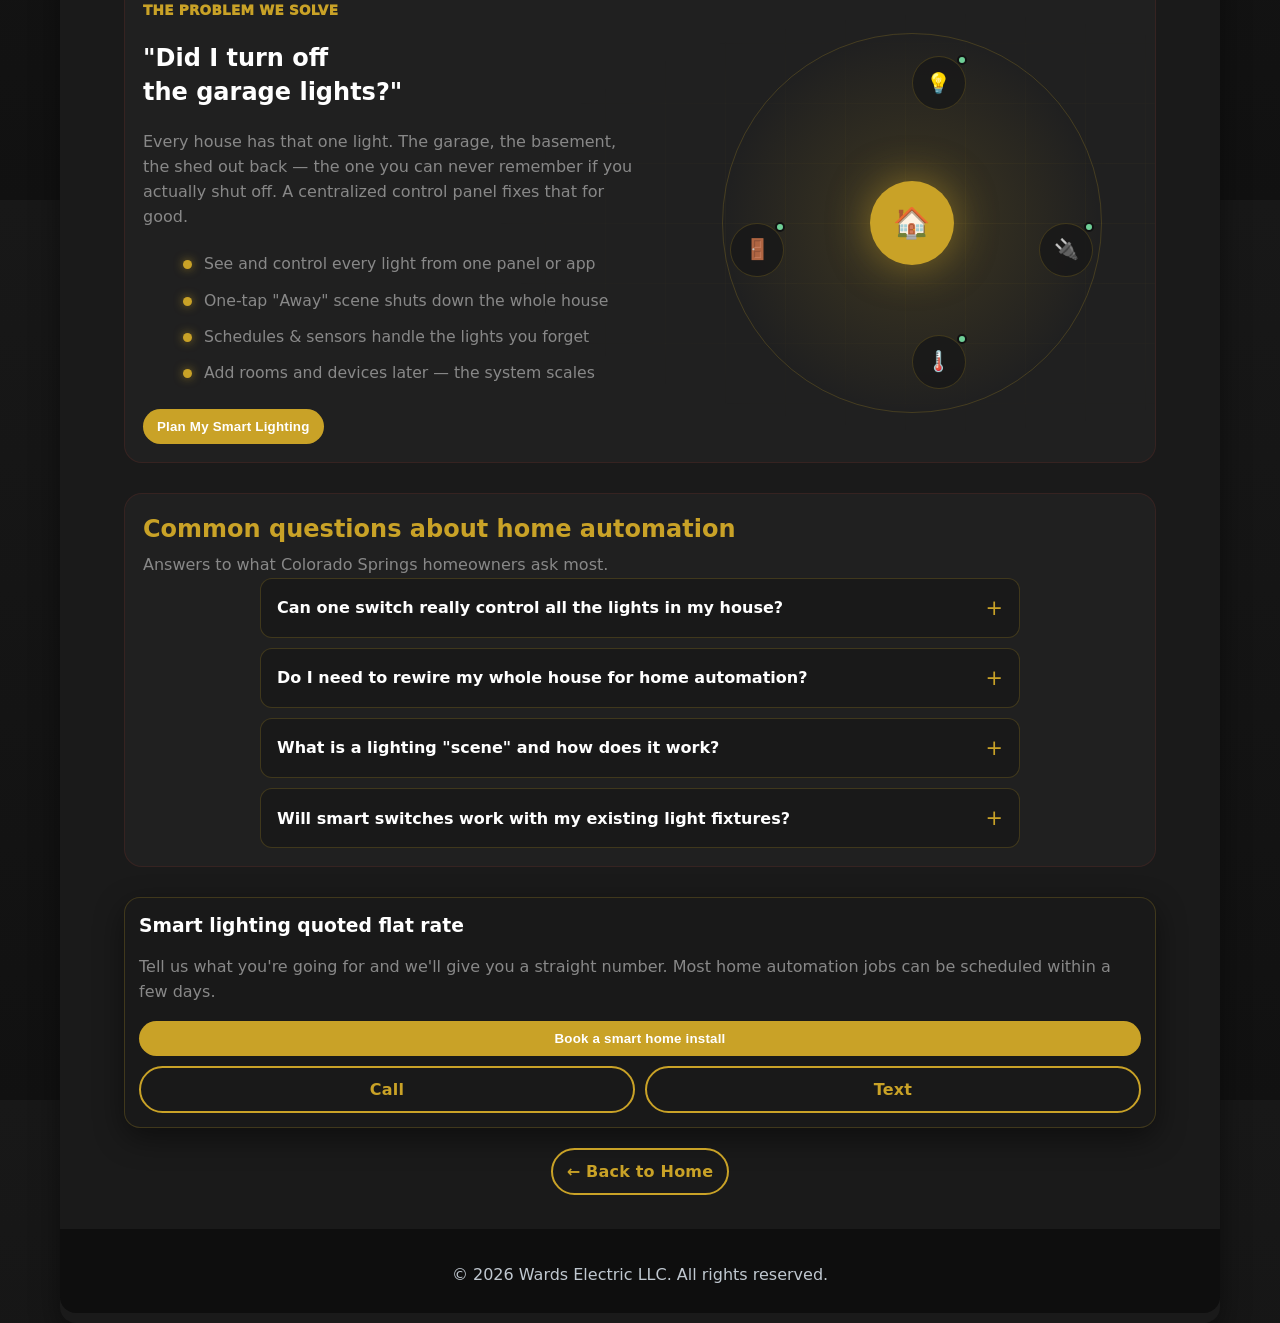
<file: home-automation.html>
<!DOCTYPE html>
<html lang="en">
<head>
  <meta charset="UTF-8" />
  <meta name="viewport" content="width=device-width, initial-scale=1.0" />
  <title>Home Automation &amp; Smart Lighting Control Colorado Springs | Wards Electric LLC</title>
  <meta name="description" content="Smart switches, custom lighting scenes, and centralized control panels in Colorado Springs. One switch, one app — control every light in the house. Wards Electric LLC. Call 915-487-0660." />
  <link rel="canonical" href="https://wardselectricllc.com/home-automation.html" />
  <link rel="icon" href="assets/944E936E-1C9E-4781-AC70-04BEC5122BAE.png" />
  <link rel="stylesheet" href="styles/main.css" />
  <meta property="og:title" content="Home Automation & Smart Lighting Control | Wards Electric LLC" />
  <meta property="og:description" content="Smart switches, custom lighting scenes, and centralized control panels — one switch controls every light in the house." />
  <meta property="og:type" content="website" />
  <meta property="og:url" content="https://wardselectricllc.com/home-automation.html" />
  <meta property="og:image" content="https://wardselectricllc.com/assets/944E936E-1C9E-4781-AC70-04BEC5122BAE.png" />
  <script type="application/ld+json">
  {
    "@context": "https://schema.org",
    "@type": "Service",
    "name": "Home Automation & Smart Lighting Control",
    "description": "Smart switches, custom lighting scenes, and centralized control panels that let one switch or app control every light in the house.",
    "provider": { "@type": "LocalBusiness", "name": "Wards Electric LLC", "telephone": "915-487-0660", "url": "https://wardselectricllc.com" },
    "areaServed": ["Colorado Springs, CO", "Falcon, CO", "Peyton, CO", "Woodland Park, CO", "Pueblo, CO"],
    "url": "https://wardselectricllc.com/home-automation.html"
  }
  </script>
  <script type="application/ld+json">
  {
    "@context": "https://schema.org",
    "@type": "FAQPage",
    "mainEntity": [
      {
        "@type": "Question",
        "name": "Can one switch really control all the lights in my house?",
        "acceptedAnswer": { "@type": "Answer", "text": "Yes. With a centralized control panel or smart hub, we wire your lighting circuits so a single switch, keypad, or app can trigger a 'scene' that turns off every light in the house — including the garage, basement, and outdoor fixtures you normally forget about." }
      },
      {
        "@type": "Question",
        "name": "Do I need to rewire my whole house for home automation?",
        "acceptedAnswer": { "@type": "Answer", "text": "Usually not. Most smart switches and dimmers install in your existing switch boxes as long as there's a neutral wire present, which we verify during the walkthrough. For whole-home scenes and centralized panels, we may add a few low-voltage control wires, but it's rarely a full rewire." }
      },
      {
        "@type": "Question",
        "name": "What is a lighting 'scene' and how does it work?",
        "acceptedAnswer": { "@type": "Answer", "text": "A scene is a saved combination of lights, brightness levels, and on/off states that activates with one tap — for example, an 'Away' scene that shuts off every light and locks down the house, or a 'Movie Night' scene that dims the living room and turns off the kitchen." }
      },
      {
        "@type": "Question",
        "name": "Will smart switches work with my existing light fixtures?",
        "acceptedAnswer": { "@type": "Answer", "text": "Most LED and incandescent fixtures work fine with smart switches and dimmers — we just make sure the dimmer is rated for your bulb type and load. We'll check compatibility during the quote and recommend the right hardware for each room." }
      }
    ]
  }
  </script>
</head>
<body>
  <a class="sr-only" href="#main">Skip to content</a>

  <div class="action-bar" role="region" aria-label="Quick actions">
    <div class="action-bar__inner">
      <div class="action-bar__left">
        <span class="dot"></span>
        <span><strong>Wards Electric LLC</strong> • Colorado Springs</span>
      </div>
      <div class="action-bar__right">
        <a class="btn btn--ghost" href="tel:+19154870660">Call</a>
        <a class="btn btn--ghost" href="sms:+19154870660?&body=Hi%20Wards%20Electric%20-%20I%20need%20help%20with%20">Text</a>
        <button class="btn btn--primary" id="openBooking">Book in 60 seconds</button>
      </div>
    </div>
  </div>

  <header class="site-header">
    <div class="emergency-banner" id="emergencyBanner" role="alert">
      <span>⚡ Electrical emergency? We're available — <a href="tel:+19154870660">Call 915-487-0660</a></span>
      <button class="emergency-banner__close" onclick="dismissEmergency()" aria-label="Dismiss">✕</button>
    </div>
    <div class="top-bar" role="note">
      Same-day availability • Licensed & Insured • Serving Colorado Springs + Falcon/Peyton + Woodland Park + Pueblo
    </div>
    <div class="header-main">
      <a class="brand" href="index.html" aria-label="Wards Electric LLC Home">
        <img src="assets/944E936E-1C9E-4781-AC70-04BEC5122BAE.png" alt="Wards Electric logo" />
        <div class="brand__text">
          <span class="brand__name">Wards Electric LLC</span>
          <span class="brand__tag">Code-compliant • Clean installs • Straight talk</span>
        </div>
      </a>
      <button class="nav-toggle" id="navToggle" aria-label="Toggle menu" aria-expanded="false">
        <span></span><span></span><span></span>
      </button>
      <nav class="nav" id="mainNav" aria-label="Primary">
        <a href="index.html#services">Services</a>
        <a href="index.html#why">Why Us</a>
        <a href="index.html#reviews">Reviews</a>
        <a href="index.html#pricing">Pricing</a>
        <a href="index.html#faq">FAQ</a>
        <a href="index.html#contact">Contact</a>
      </nav>
      <div class="header-cta">
        <a class="btn btn--ghost" href="mailto:Devonj.wardbusiness@gmail.com">Email</a>
        <a class="btn btn--primary" href="tel:+19154870660">Call 915-487-0660</a>
      </div>
    </div>
  </header>

  <main id="main" class="page" role="main">
    <section class="hero" id="top">
      <div class="hero__copy">
        <p class="kicker">Home Automation</p>
        <h1>One Switch. Every Light. No More Guessing.</h1>
        <p class="subhead">
          Smart switches, custom lighting scenes, and a centralized control panel that puts every light
          in your home — garage included — at your fingertips from one place.
        </p>
        <div class="hero__actions">
          <button class="btn btn--primary btn--lg" id="openBooking2">Get a smart home quote</button>
          <a class="btn btn--ghost btn--lg" href="tel:+19154870660">Call 915-487-0660</a>
        </div>
        <div class="mini">
          <div class="mini__item">
            <div class="mini__title">Phone</div>
            <a href="tel:+19154870660">915-487-0660</a>
          </div>
          <div class="mini__item">
            <div class="mini__title">Pricing</div>
            <div>Flat rate quoted per job</div>
          </div>
          <div class="mini__item">
            <div class="mini__title">Service Area</div>
            <div>Springs • Falcon/Peyton • Woodland Park • Pueblo</div>
          </div>
        </div>
      </div>
      <div class="hero__card">
        <div class="hero__cardBody">
          <h2 class="h3">Tired of the lights check?</h2>
          <p class="muted">
            "Did I turn off the garage lights?" shouldn't mean another trip downstairs. We design smart
            lighting systems around how you actually move through your home — one panel, one app, every zone.
          </p>
          <button class="btn btn--primary w-full" id="openBooking3">Book a smart home consult</button>
          <p class="muted small">Takes ~60 seconds. No spam.</p>
        </div>
      </div>
    </section>

    <div class="trust-strip" role="list" aria-label="Trust indicators">
      <span><span class="ts-check" aria-hidden="true">✓</span> Licensed & Insured</span>
      <span><span class="ts-check" aria-hidden="true">✓</span> Flat Rate Quotes</span>
      <span><span class="ts-check" aria-hidden="true">✓</span> Works With Your Existing Fixtures</span>
      <span><span class="ts-check" aria-hidden="true">✓</span> Locally Owned</span>
    </div>

    <section class="section">
      <div class="section-head">
        <h2>What we install</h2>
        <p class="muted">From a single smart switch to a whole-home control system.</p>
      </div>
      <div class="cards">
        <article class="card">
          <h3>Smart Switches &amp; Dimmers</h3>
          <p>Lutron, Leviton, or brand of your choice — installed with the correct neutral wire so they actually work with LED loads and your phone's app.</p>
        </article>
        <article class="card">
          <h3>Custom Lighting Scenes</h3>
          <p>"Movie Night," "Away," "Good Morning" — one tap sets brightness and on/off states across every room you choose.</p>
        </article>
        <article class="card">
          <h3>Centralized Control Panel</h3>
          <p>One wall panel or app that controls every light in the house — including the garage, basement, and outdoor fixtures you always forget.</p>
        </article>
        <article class="card">
          <h3>Whole-Home Automation</h3>
          <p>Schedules, sensors, and scenes that work together — lights that turn on when you arrive and off when everyone's asleep.</p>
        </article>
        <article class="card">
          <h3>Smart Plugs &amp; Outlets</h3>
          <p>Bring lamps, holiday lighting, and small appliances into your smart home system without replacing fixtures.</p>
        </article>
        <article class="card">
          <h3>App &amp; Voice Control</h3>
          <p>Works with Alexa, Google Home, and Apple Home — control your lights by phone, voice, or wall switch, your choice.</p>
        </article>
      </div>
    </section>

    <section class="section section--alt smart-section">
      <div class="smart-grid">
        <div>
          <p class="kicker">The problem we solve</p>
          <h2>"Did I turn off<br>the garage lights?"</h2>
          <p class="muted" style="margin-top:10px;">
            Every house has that one light. The garage, the basement, the shed out back — the one you
            can never remember if you actually shut off. A centralized control panel fixes that for good.
          </p>
          <ul class="smart-list">
            <li><span class="smart-list-dot"></span> See and control every light from one panel or app</li>
            <li><span class="smart-list-dot"></span> One-tap "Away" scene shuts down the whole house</li>
            <li><span class="smart-list-dot"></span> Schedules &amp; sensors handle the lights you forget</li>
            <li><span class="smart-list-dot"></span> Add rooms and devices later — the system scales</li>
          </ul>
          <div style="margin-top:1.5rem;">
            <button class="btn btn--primary" id="openBooking5">Plan My Smart Lighting</button>
          </div>
        </div>
        <div class="smart-visual" aria-hidden="true">
          <div class="smart-hub">🏠</div>
          <div class="smart-node smart-node--top">💡<span class="smart-node-dot"></span></div>
          <div class="smart-node smart-node--right">🔌<span class="smart-node-dot"></span></div>
          <div class="smart-node smart-node--bottom">🌡️<span class="smart-node-dot"></span></div>
          <div class="smart-node smart-node--left">🚪<span class="smart-node-dot"></span></div>
        </div>
      </div>
    </section>

    <section class="section section--alt" id="faq">
      <div class="section-head">
        <h2>Common questions about home automation</h2>
        <p class="muted">Answers to what Colorado Springs homeowners ask most.</p>
      </div>
      <div class="faq-list" style="max-width:760px;margin:0 auto;">
        <details class="faq-item">
          <summary class="faq-q">Can one switch really control all the lights in my house?</summary>
          <div class="faq-a">Yes. With a centralized control panel or smart hub, we wire your lighting circuits so a single switch, keypad, or app can trigger a "scene" that turns off every light in the house — including the garage, basement, and outdoor fixtures you normally forget about.</div>
        </details>
        <details class="faq-item">
          <summary class="faq-q">Do I need to rewire my whole house for home automation?</summary>
          <div class="faq-a">Usually not. Most smart switches and dimmers install in your existing switch boxes as long as there's a neutral wire present, which we verify during the walkthrough. For whole-home scenes and centralized panels, we may add a few low-voltage control wires, but it's rarely a full rewire.</div>
        </details>
        <details class="faq-item">
          <summary class="faq-q">What is a lighting "scene" and how does it work?</summary>
          <div class="faq-a">A scene is a saved combination of lights, brightness levels, and on/off states that activates with one tap — for example, an "Away" scene that shuts off every light and locks down the house, or a "Movie Night" scene that dims the living room and turns off the kitchen.</div>
        </details>
        <details class="faq-item">
          <summary class="faq-q">Will smart switches work with my existing light fixtures?</summary>
          <div class="faq-a">Most LED and incandescent fixtures work fine with smart switches and dimmers — we just make sure the dimmer is rated for your bulb type and load. We'll check compatibility during the quote and recommend the right hardware for each room.</div>
        </details>
      </div>
    </section>

    <section class="section">
      <div class="ctaPanel">
        <h3>Smart lighting quoted flat rate</h3>
        <p class="muted">Tell us what you're going for and we'll give you a straight number. Most home automation jobs can be scheduled within a few days.</p>
        <button class="btn btn--primary w-full" id="openBooking4">Book a smart home install</button>
        <div class="ctaPanel__row">
          <a class="btn btn--ghost w-full" href="tel:+19154870660">Call</a>
          <a class="btn btn--ghost w-full" href="sms:+19154870660?&body=Hi%20Wards%20Electric%20-%20I%20need%20a%20smart%20lighting%20quote">Text</a>
        </div>
      </div>
    </section>

    <div style="text-align:center; margin: 20px 0">
      <a href="index.html" class="btn btn--ghost">← Back to Home</a>
    </div>

    <footer class="footer">
      <p>&copy; <span id="year"></span> Wards Electric LLC. All rights reserved.</p>
    </footer>
  </main>

  <div class="mobile-call-bar" id="mobileCallBar">
    <a class="mobile-call-bar__btn" href="tel:+19154870660"><span aria-hidden="true">📞</span> Call Now — 915-487-0660</a>
    <button class="mobile-call-bar__close" onclick="dismissCallBar()" aria-label="Dismiss call bar">✕</button>
  </div>

  <div class="modal" id="bookingModal" aria-hidden="true">
    <div class="modal__backdrop" id="closeBooking"></div>
    <div class="modal__panel" role="dialog" aria-modal="true" aria-labelledby="bookingTitle">
      <div class="modal__head">
        <div><div class="kicker">Book in ~60 seconds</div><h2 id="bookingTitle">Tell us what you need</h2></div>
        <button class="x" id="closeBooking2" aria-label="Close">✕</button>
      </div>
      <form id="bookingForm" class="form">
        <div class="grid">
          <div><label>Full name</label><input name="name" required autocomplete="name" /></div>
          <div><label>Phone</label><input name="phone" required autocomplete="tel" /></div>
          <div><label>Email</label><input name="email" type="email" autocomplete="email" /></div>
          <div><label>Service address</label><input name="address" autocomplete="street-address" /></div>
        </div>
        <div class="grid">
          <div>
            <label>Service type</label>
            <select name="serviceType" class="qb-select" required>
              <option value="">Select…</option>
              <option>EV Charger Install</option>
              <option>Panel / Service Upgrade</option>
              <option>Troubleshooting</option>
              <option>Dedicated Circuit</option>
              <option>Lighting</option>
              <option selected>Home Automation / Smart Lighting</option>
              <option>Safety / Code Fix</option>
              <option>Other</option>
            </select>
          </div>
          <div>
            <label>Urgency</label>
            <select name="urgency" class="qb-select" required>
              <option value="">Select…</option>
              <option>Emergency (hazard / burning smell / outage)</option>
              <option>ASAP (today/tomorrow)</option>
              <option>This week</option>
              <option>Not urgent</option>
            </select>
          </div>
        </div>
        <div class="grid">
          <div><label>Preferred day</label><input name="preferredDay" placeholder="e.g., Monday" /></div>
          <div><label>Preferred time</label><input name="preferredTime" placeholder="e.g., after 3pm" /></div>
        </div>
        <div>
          <label>Details</label>
          <textarea name="message" required placeholder="What rooms or areas, how many switches, any specific scenes or app preferences…"></textarea>
        </div>
        <label class="consent">
          <input type="checkbox" name="consent" required />
          <span>I agree to be contacted by call/text/email about this request.</span>
        </label>
        <div class="form__actions">
          <button type="submit" class="btn btn--primary btn--lg w-full" id="submitBtn">Submit & route to dispatcher</button>
          <p class="muted small" id="statusText"></p>
        </div>
      </form>
    </div>
  </div>

  <script>
    const WEBHOOK_URL = "https://wards-electrical.app.n8n.cloud/webhook/0c41a587-89af-4066-9aa8-365de46e1906";
    (function() { if (sessionStorage.getItem('emergencyDismissed')) { const b = document.getElementById('emergencyBanner'); if (b) b.style.display = 'none'; } })();
    function dismissEmergency() { sessionStorage.setItem('emergencyDismissed', '1'); const b = document.getElementById('emergencyBanner'); if (b) b.style.display = 'none'; }
    (function() { if (sessionStorage.getItem('callBarDismissed')) { const b = document.getElementById('mobileCallBar'); if (b) b.style.display = 'none'; } })();
    function dismissCallBar() { sessionStorage.setItem('callBarDismissed', '1'); const b = document.getElementById('mobileCallBar'); if (b) b.style.display = 'none'; }
    document.getElementById("year").textContent = new Date().getFullYear();
    const navToggle = document.getElementById("navToggle");
    const mainNav = document.getElementById("mainNav");
    navToggle.addEventListener("click", () => { const open = mainNav.classList.toggle("nav--open"); navToggle.classList.toggle("nav-toggle--open", open); navToggle.setAttribute("aria-expanded", open); });
    mainNav.querySelectorAll("a").forEach(a => a.addEventListener("click", () => { mainNav.classList.remove("nav--open"); navToggle.classList.remove("nav-toggle--open"); navToggle.setAttribute("aria-expanded", "false"); }));
    const modal = document.getElementById("bookingModal");
    const openBtns = ["openBooking","openBooking2","openBooking3","openBooking4","openBooking5"].map(id => document.getElementById(id)).filter(Boolean);
    const closeBtns = [document.getElementById("closeBooking"), document.getElementById("closeBooking2")].filter(Boolean);
    function openModal(){ modal.classList.add("is-open"); modal.setAttribute("aria-hidden","false"); document.body.classList.add("modal-open"); }
    function closeModal(){ modal.classList.remove("is-open"); modal.setAttribute("aria-hidden","true"); document.body.classList.remove("modal-open"); }
    openBtns.forEach(b => b.addEventListener("click", e => { e.preventDefault(); openModal(); }));
    closeBtns.forEach(b => b.addEventListener("click", e => { e.preventDefault(); closeModal(); }));
    window.addEventListener("keydown", e => { if(e.key==="Escape" && modal.classList.contains("is-open")) closeModal(); });
    const form = document.getElementById("bookingForm");
    const statusText = document.getElementById("statusText");
    const submitBtn = document.getElementById("submitBtn");
    form.addEventListener("submit", async (e) => {
      e.preventDefault(); statusText.textContent = ""; submitBtn.disabled = true; submitBtn.textContent = "Sending…";
      const data = Object.fromEntries(new FormData(form).entries());
      data.source = "website"; data.page = "home-automation"; data.timestamp = new Date().toISOString();
      try {
        const res = await fetch(WEBHOOK_URL, { method: "POST", headers: { "Content-Type": "application/json" }, body: JSON.stringify(data) });
        if (!res.ok) throw new Error("Webhook failed");
        statusText.textContent = "✅ Sent. We'll reach out shortly."; submitBtn.textContent = "Submitted";
        setTimeout(() => { closeModal(); form.reset(); submitBtn.disabled = false; submitBtn.textContent = "Submit & route to dispatcher"; statusText.textContent = ""; }, 1200);
      } catch (err) { statusText.textContent = "⚠️ Didn't send. Try again or call/text us."; submitBtn.disabled = false; submitBtn.textContent = "Submit & route to dispatcher"; }
    });
  </script>
</body>
</html>
</file>
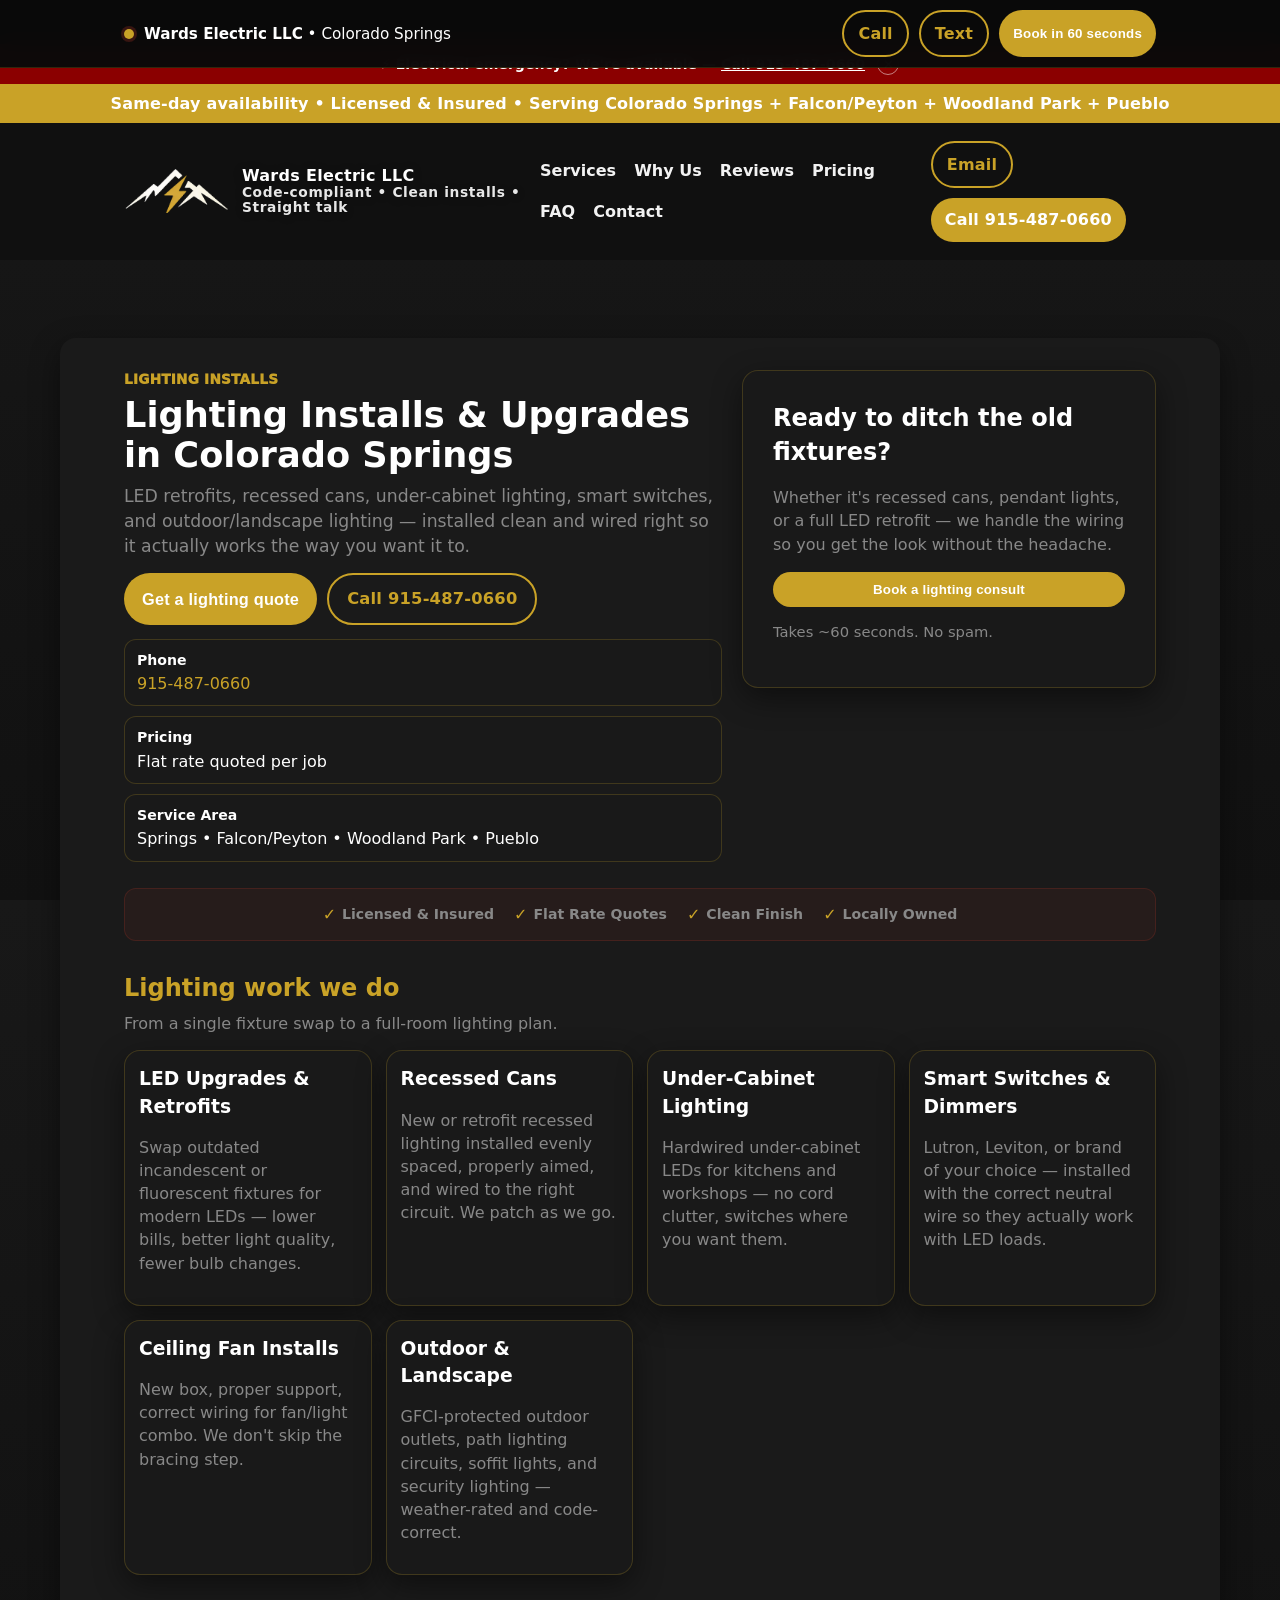
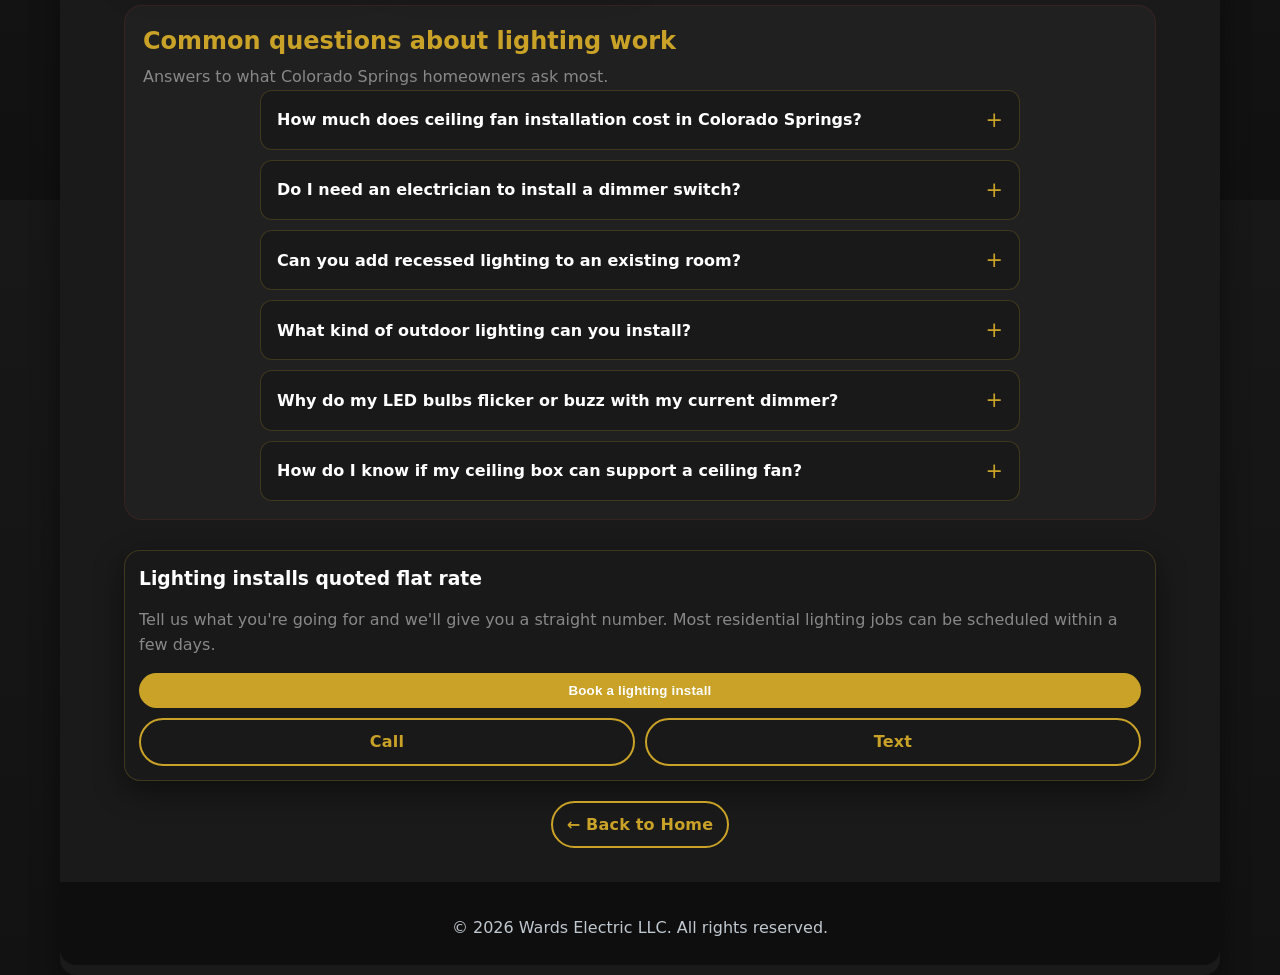
<file: lighting.html>
<!DOCTYPE html>
<html lang="en">
<head>
  <meta charset="UTF-8" />
  <meta name="viewport" content="width=device-width, initial-scale=1.0" />
  <title>Lighting Installs Colorado Springs | Wards Electric LLC</title>
  <meta name="description" content="LED upgrades, recessed cans, under-cabinet lighting, smart switches, and landscape lighting in Colorado Springs. Wards Electric LLC. Call 915-487-0660." />
  <link rel="canonical" href="https://wardselectricllc.com/lighting.html" />
  <link rel="icon" href="assets/favicon-512.png" />
  <link rel="stylesheet" href="styles/main.css" />
  <meta property="og:title" content="Lighting Installs Colorado Springs | Wards Electric LLC" />
  <meta property="og:description" content="LED upgrades, recessed cans, under-cabinet, smart switches, landscape lighting in Colorado Springs." />
  <meta property="og:type" content="website" />
  <meta property="og:url" content="https://wardselectricllc.com/lighting.html" />
  <meta property="og:image" content="https://wardselectricllc.com/assets/og-card.jpg" />
</head>
<body>
  <a class="sr-only" href="#main">Skip to content</a>

  <div class="action-bar" role="region" aria-label="Quick actions">
    <div class="action-bar__inner">
      <div class="action-bar__left">
        <span class="dot"></span>
        <span><strong>Wards Electric LLC</strong> • Colorado Springs</span>
      </div>
      <div class="action-bar__right">
        <a class="btn btn--ghost" href="tel:+19154870660">Call</a>
        <a class="btn btn--ghost" href="sms:+19154870660?&body=Hi%20Wards%20Electric%20-%20I%20need%20help%20with%20">Text</a>
        <button class="btn btn--primary" id="openBooking">Book in 60 seconds</button>
      </div>
    </div>
  </div>

  <header class="site-header">
    <div class="emergency-banner" id="emergencyBanner" role="alert">
      <span>⚡ Electrical emergency? We're available — <a href="tel:+19154870660">Call 915-487-0660</a></span>
      <button class="emergency-banner__close" onclick="dismissEmergency()" aria-label="Dismiss">✕</button>
    </div>
    <div class="top-bar" role="note">
      Same-day availability • Licensed & Insured • Serving Colorado Springs + Falcon/Peyton + Woodland Park + Pueblo
    </div>
    <div class="header-main">
      <a class="brand" href="index.html" aria-label="Wards Electric LLC Home">
        <img src="assets/logo-mark.png" alt="Wards Electric logo" />
        <div class="brand__text">
          <span class="brand__name">Wards Electric LLC</span>
          <span class="brand__tag">Code-compliant • Clean installs • Straight talk</span>
        </div>
      </a>
      <button class="nav-toggle" id="navToggle" aria-label="Toggle menu" aria-expanded="false">
        <span></span><span></span><span></span>
      </button>
      <nav class="nav" id="mainNav" aria-label="Primary">
        <a href="index.html#services">Services</a>
        <a href="index.html#why">Why Us</a>
        <a href="index.html#reviews">Reviews</a>
        <a href="index.html#pricing">Pricing</a>
        <a href="index.html#faq">FAQ</a>
        <a href="index.html#contact">Contact</a>
      </nav>
      <div class="header-cta">
        <a class="btn btn--ghost" href="mailto:Devonj.wardbusiness@gmail.com">Email</a>
        <a class="btn btn--primary" href="tel:+19154870660">Call 915-487-0660</a>
      </div>
    </div>
  </header>

  <main id="main" class="page" role="main">
    <section class="hero" id="top">
      <div class="hero__copy">
        <p class="kicker">Lighting Installs</p>
        <h1>Lighting Installs & Upgrades in Colorado Springs</h1>
        <p class="subhead">
          LED retrofits, recessed cans, under-cabinet lighting, smart switches, and outdoor/landscape lighting —
          installed clean and wired right so it actually works the way you want it to.
        </p>
        <div class="hero__actions">
          <button class="btn btn--primary btn--lg" id="openBooking2">Get a lighting quote</button>
          <a class="btn btn--ghost btn--lg" href="tel:+19154870660">Call 915-487-0660</a>
        </div>
        <div class="mini">
          <div class="mini__item">
            <div class="mini__title">Phone</div>
            <a href="tel:+19154870660">915-487-0660</a>
          </div>
          <div class="mini__item">
            <div class="mini__title">Pricing</div>
            <div>Flat rate quoted per job</div>
          </div>
          <div class="mini__item">
            <div class="mini__title">Service Area</div>
            <div>Springs • Falcon/Peyton • Woodland Park • Pueblo</div>
          </div>
        </div>
      </div>
      <div class="hero__card">
        <div class="hero__cardBody">
          <h2 class="h3">Ready to ditch the old fixtures?</h2>
          <p class="muted">
            Whether it's recessed cans, pendant lights, or a full LED retrofit — we handle the wiring so you get the look without the headache.
          </p>
          <button class="btn btn--primary w-full" id="openBooking3">Book a lighting consult</button>
          <p class="muted small">Takes ~60 seconds. No spam.</p>
        </div>
      </div>
    </section>

    <div class="trust-strip" role="list" aria-label="Trust indicators">
      <span><span class="ts-check" aria-hidden="true">✓</span> Licensed & Insured</span>
      <span><span class="ts-check" aria-hidden="true">✓</span> Flat Rate Quotes</span>
      <span><span class="ts-check" aria-hidden="true">✓</span> Clean Finish</span>
      <span><span class="ts-check" aria-hidden="true">✓</span> Locally Owned</span>
    </div>

    <section class="section">
      <div class="section-head">
        <h2>Lighting work we do</h2>
        <p class="muted">From a single fixture swap to a full-room lighting plan.</p>
      </div>
      <div class="cards">
        <article class="card">
          <h3>LED Upgrades & Retrofits</h3>
          <p>Swap outdated incandescent or fluorescent fixtures for modern LEDs — lower bills, better light quality, fewer bulb changes.</p>
        </article>
        <article class="card">
          <h3>Recessed Cans</h3>
          <p>New or retrofit recessed lighting installed evenly spaced, properly aimed, and wired to the right circuit. We patch as we go.</p>
        </article>
        <article class="card">
          <h3>Under-Cabinet Lighting</h3>
          <p>Hardwired under-cabinet LEDs for kitchens and workshops — no cord clutter, switches where you want them.</p>
        </article>
        <article class="card">
          <h3>Smart Switches & Dimmers</h3>
          <p>Lutron, Leviton, or brand of your choice — installed with the correct neutral wire so they actually work with LED loads.</p>
        </article>
        <article class="card">
          <h3>Ceiling Fan Installs</h3>
          <p>New box, proper support, correct wiring for fan/light combo. We don't skip the bracing step.</p>
        </article>
        <article class="card">
          <h3>Outdoor & Landscape</h3>
          <p>GFCI-protected outdoor outlets, path lighting circuits, soffit lights, and security lighting — weather-rated and code-correct.</p>
        </article>
      </div>
    </section>

    <section class="section section--alt" id="faq">
      <div class="section-head">
        <h2>Common questions about lighting work</h2>
        <p class="muted">Answers to what Colorado Springs homeowners ask most.</p>
      </div>
      <div class="faq-list" style="max-width:760px;margin:0 auto;">
        <details class="faq-item">
          <summary class="faq-q">How much does ceiling fan installation cost in Colorado Springs?</summary>
          <div class="faq-a">Ceiling fan installs are quoted flat rate once we see the job. The price depends on whether you already have a ceiling box rated for a fan (most light-fixture boxes aren't), whether new wiring is needed, and ceiling height. We won't give you a number that changes after we start — call or text and we'll give you a straight quote.</div>
        </details>
        <details class="faq-item">
          <summary class="faq-q">Do I need an electrician to install a dimmer switch?</summary>
          <div class="faq-a">Technically you can do it yourself, but there are a few common mistakes: choosing a dimmer that's not compatible with your specific LED bulbs (most dimmers were designed for incandescent loads), missing the neutral wire that modern smart dimmers require, and not sizing the dimmer for multi-bulb circuits. If the switch controls multiple fixtures or you're upgrading to a smart dimmer, it's worth having it done right the first time.</div>
        </details>
        <details class="faq-item">
          <summary class="faq-q">Can you add recessed lighting to an existing room?</summary>
          <div class="faq-a">Yes — retrofit recessed cans are designed exactly for this. We run the circuit, cut the holes evenly spaced, patch any drywall disturbed, and connect everything back to the switch. Most finished-room recessed lighting projects in Colorado Springs take one visit. We'll tell you upfront if your ceiling situation (insulation, joists, HVAC) makes it more involved.</div>
        </details>
        <details class="faq-item">
          <summary class="faq-q">What kind of outdoor lighting can you install?</summary>
          <div class="faq-a">Soffit lights, motion-activated security lighting, landscape path lights (low-voltage or line-voltage), garage lights, and GFCI-protected exterior outlets. All outdoor electrical work in Colorado Springs needs to be weather-rated and code-correct — we pull permits when required and make sure the work holds up to Colorado's freeze-thaw cycles.</div>
        </details>
        <details class="faq-item">
          <summary class="faq-q">Why do my LED bulbs flicker or buzz with my current dimmer?</summary>
          <div class="faq-a">Most older dimmers were designed for incandescent bulbs. LEDs draw far less power and behave differently on the same dimming circuits — you'll often get buzzing, flickering, or a limited dimming range. Replacing the dimmer with an LED-rated model (or a smart dimmer with a correct neutral) almost always fixes this. We carry compatible replacements and can swap it same visit.</div>
        </details>
        <details class="faq-item">
          <summary class="faq-q">How do I know if my ceiling box can support a ceiling fan?</summary>
          <div class="faq-a">A standard ceiling box for a light fixture is not rated to hold a fan's weight or handle the constant motion. Fans require a fan-rated box — either an old-work brace kit installed from below (no attic access needed) or a properly mounted fan box from above. We check and replace the box as part of every ceiling fan installation so it's safe long-term.</div>
        </details>
      </div>
    </section>

    <section class="section">
      <div class="ctaPanel">
        <h3>Lighting installs quoted flat rate</h3>
        <p class="muted">Tell us what you're going for and we'll give you a straight number. Most residential lighting jobs can be scheduled within a few days.</p>
        <button class="btn btn--primary w-full" id="openBooking4">Book a lighting install</button>
        <div class="ctaPanel__row">
          <a class="btn btn--ghost w-full" href="tel:+19154870660">Call</a>
          <a class="btn btn--ghost w-full" href="sms:+19154870660?&body=Hi%20Wards%20Electric%20-%20I%20need%20a%20lighting%20quote">Text</a>
        </div>
      </div>
    </section>

    <div style="text-align:center; margin: 20px 0">
      <a href="index.html" class="btn btn--ghost">← Back to Home</a>
    </div>

    <footer class="footer">
      <p>&copy; <span id="year"></span> Wards Electric LLC. All rights reserved.</p>
    </footer>
  </main>

  <div class="mobile-call-bar" id="mobileCallBar">
    <a class="mobile-call-bar__btn" href="tel:+19154870660"><span aria-hidden="true">📞</span> Call Now — 915-487-0660</a>
    <button class="mobile-call-bar__close" onclick="dismissCallBar()" aria-label="Dismiss call bar">✕</button>
  </div>

  <div class="modal" id="bookingModal" aria-hidden="true">
    <div class="modal__backdrop" id="closeBooking"></div>
    <div class="modal__panel" role="dialog" aria-modal="true" aria-labelledby="bookingTitle">
      <div class="modal__head">
        <div><div class="kicker">Book in ~60 seconds</div><h2 id="bookingTitle">Tell us what you need</h2></div>
        <button class="x" id="closeBooking2" aria-label="Close">✕</button>
      </div>
      <form id="bookingForm" class="form">
        <div class="grid">
          <div><label>Full name</label><input name="name" required autocomplete="name" /></div>
          <div><label>Phone</label><input name="phone" required autocomplete="tel" /></div>
          <div><label>Email</label><input name="email" type="email" autocomplete="email" /></div>
          <div><label>Service address</label><input name="address" autocomplete="street-address" /></div>
        </div>
        <div class="grid">
          <div>
            <label>Service type</label>
            <select name="serviceType" class="qb-select" required>
              <option value="">Select…</option>
              <option>EV Charger Install</option>
              <option>Panel / Service Upgrade</option>
              <option>Troubleshooting</option>
              <option>Dedicated Circuit</option>
              <option selected>Lighting</option>
              <option>Safety / Code Fix</option>
              <option>Other</option>
            </select>
          </div>
          <div>
            <label>Urgency</label>
            <select name="urgency" class="qb-select" required>
              <option value="">Select…</option>
              <option>Emergency (hazard / burning smell / outage)</option>
              <option>ASAP (today/tomorrow)</option>
              <option>This week</option>
              <option>Not urgent</option>
            </select>
          </div>
        </div>
        <div class="grid">
          <div><label>Preferred day</label><input name="preferredDay" placeholder="e.g., Monday" /></div>
          <div><label>Preferred time</label><input name="preferredTime" placeholder="e.g., after 3pm" /></div>
        </div>
        <div>
          <label>Details</label>
          <textarea name="message" required placeholder="Type of lighting job, which rooms, number of fixtures, any specific brands…"></textarea>
        </div>
        <label class="consent">
          <input type="checkbox" name="consent" required />
          <span>I agree to be contacted by call/text/email about this request.</span>
        </label>
        <div class="form__actions">
          <button type="submit" class="btn btn--primary btn--lg w-full" id="submitBtn">Submit & route to dispatcher</button>
          <p class="muted small" id="statusText"></p>
        </div>
      </form>
    </div>
  </div>

  <script>
    const WEBHOOK_URL = "https://wards-electrical.app.n8n.cloud/webhook/0c41a587-89af-4066-9aa8-365de46e1906";
    (function() { if (sessionStorage.getItem('emergencyDismissed')) { const b = document.getElementById('emergencyBanner'); if (b) b.style.display = 'none'; } })();
    function dismissEmergency() { sessionStorage.setItem('emergencyDismissed', '1'); const b = document.getElementById('emergencyBanner'); if (b) b.style.display = 'none'; }
    (function() { if (sessionStorage.getItem('callBarDismissed')) { const b = document.getElementById('mobileCallBar'); if (b) b.style.display = 'none'; } })();
    function dismissCallBar() { sessionStorage.setItem('callBarDismissed', '1'); const b = document.getElementById('mobileCallBar'); if (b) b.style.display = 'none'; }
    document.getElementById("year").textContent = new Date().getFullYear();
    const navToggle = document.getElementById("navToggle");
    const mainNav = document.getElementById("mainNav");
    navToggle.addEventListener("click", () => { const open = mainNav.classList.toggle("nav--open"); navToggle.classList.toggle("nav-toggle--open", open); navToggle.setAttribute("aria-expanded", open); });
    mainNav.querySelectorAll("a").forEach(a => a.addEventListener("click", () => { mainNav.classList.remove("nav--open"); navToggle.classList.remove("nav-toggle--open"); navToggle.setAttribute("aria-expanded", "false"); }));
    const modal = document.getElementById("bookingModal");
    const openBtns = ["openBooking","openBooking2","openBooking3","openBooking4"].map(id => document.getElementById(id)).filter(Boolean);
    const closeBtns = [document.getElementById("closeBooking"), document.getElementById("closeBooking2")].filter(Boolean);
    function openModal(){ modal.classList.add("is-open"); modal.setAttribute("aria-hidden","false"); document.body.classList.add("modal-open"); }
    function closeModal(){ modal.classList.remove("is-open"); modal.setAttribute("aria-hidden","true"); document.body.classList.remove("modal-open"); }
    openBtns.forEach(b => b.addEventListener("click", e => { e.preventDefault(); openModal(); }));
    closeBtns.forEach(b => b.addEventListener("click", e => { e.preventDefault(); closeModal(); }));
    window.addEventListener("keydown", e => { if(e.key==="Escape" && modal.classList.contains("is-open")) closeModal(); });
    const form = document.getElementById("bookingForm");
    const statusText = document.getElementById("statusText");
    const submitBtn = document.getElementById("submitBtn");
    form.addEventListener("submit", async (e) => {
      e.preventDefault(); statusText.textContent = ""; submitBtn.disabled = true; submitBtn.textContent = "Sending…";
      const data = Object.fromEntries(new FormData(form).entries());
      data.source = "website"; data.page = "lighting"; data.timestamp = new Date().toISOString();
      try {
        const res = await fetch(WEBHOOK_URL, { method: "POST", headers: { "Content-Type": "application/json" }, body: JSON.stringify(data) });
        if (!res.ok) throw new Error("Webhook failed");
        statusText.textContent = "✅ Sent. We'll reach out shortly."; submitBtn.textContent = "Submitted";
        setTimeout(() => { closeModal(); form.reset(); submitBtn.disabled = false; submitBtn.textContent = "Submit & route to dispatcher"; statusText.textContent = ""; }, 1200);
      } catch (err) { statusText.textContent = "⚠️ Didn't send. Try again or call/text us."; submitBtn.disabled = false; submitBtn.textContent = "Submit & route to dispatcher"; }
    });
  </script>
</body>
</html>
</file>
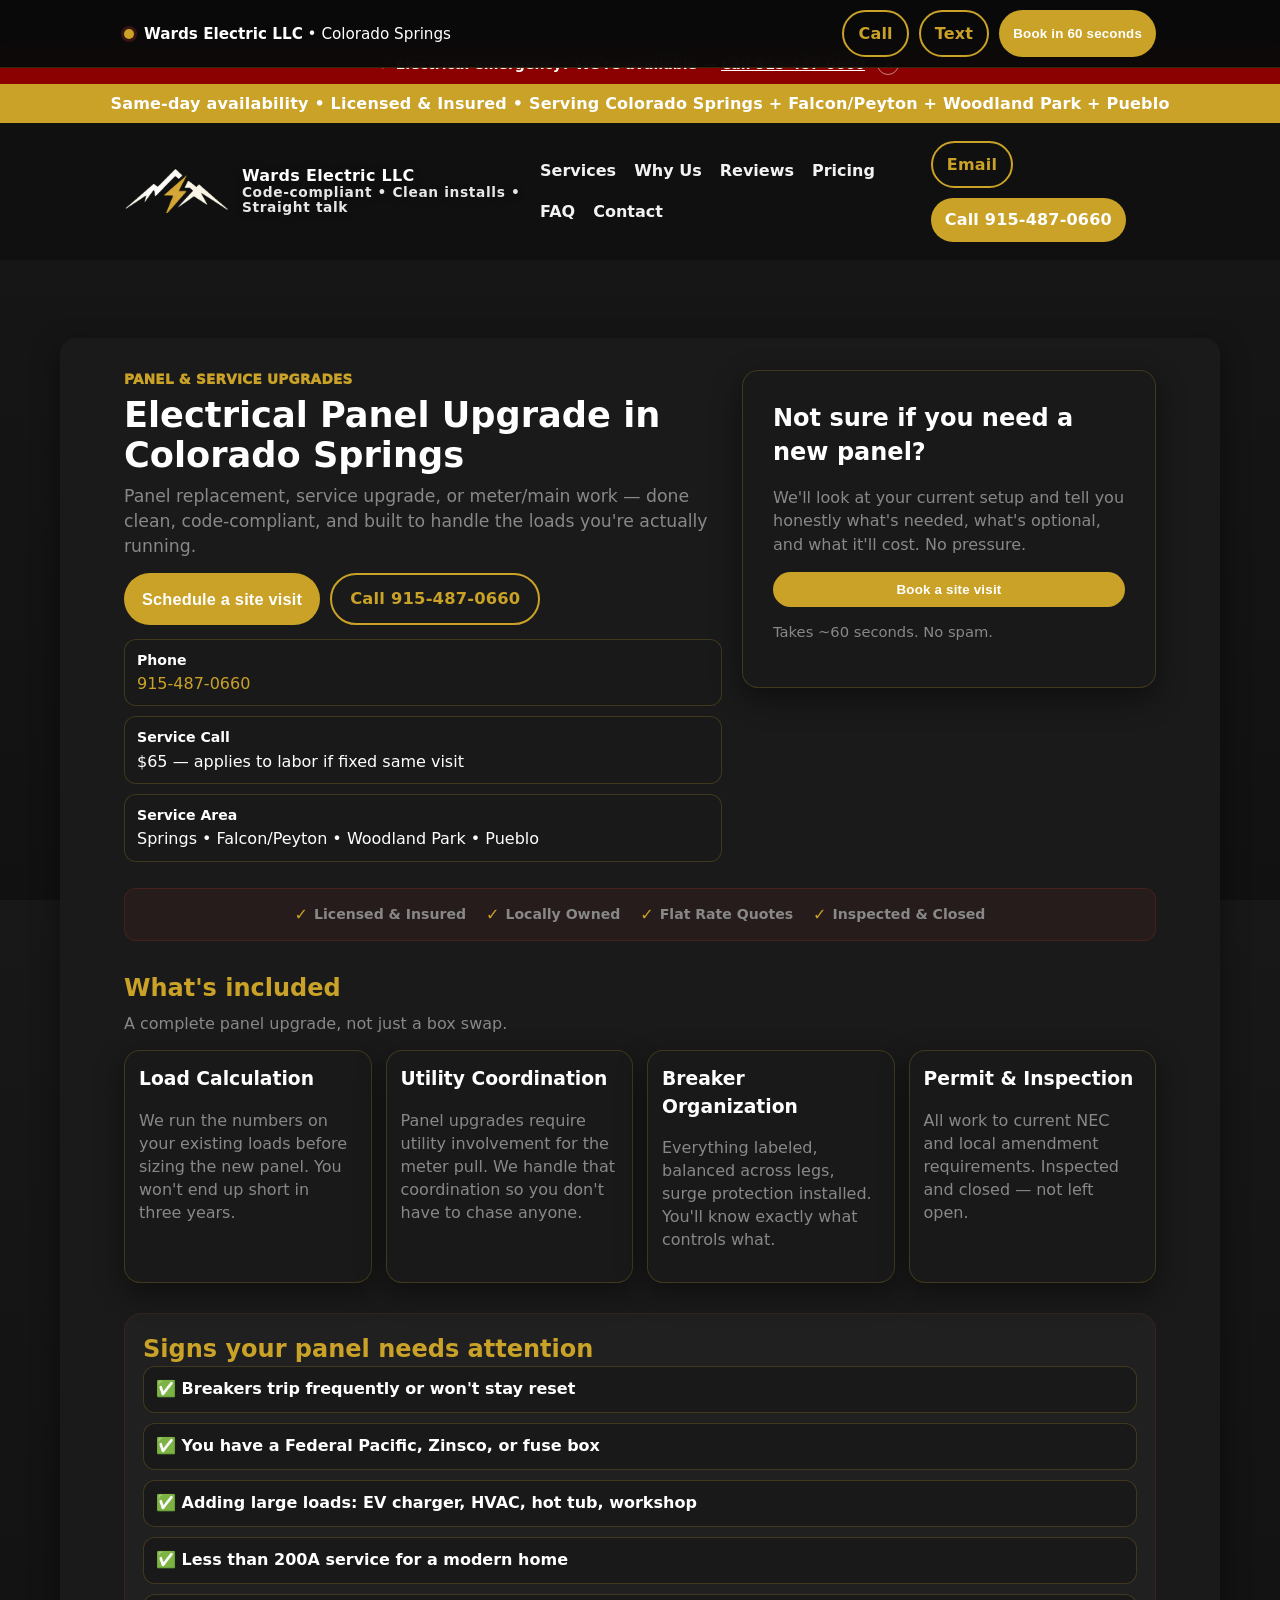
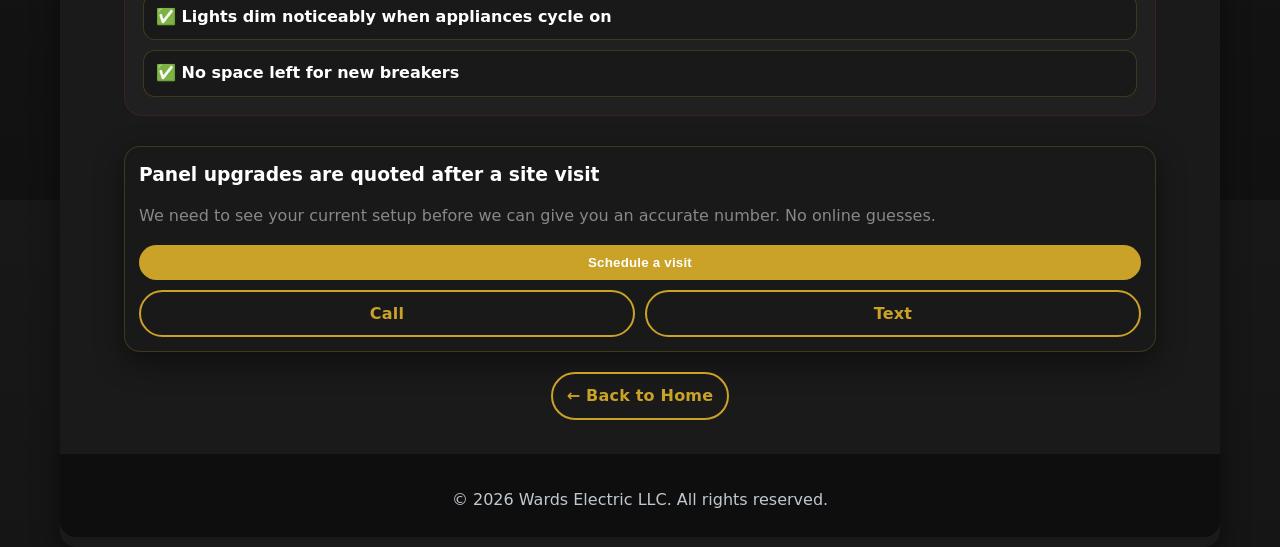
<file: panel-upgrade.html>
<!DOCTYPE html>
<html lang="en">
<head>
  <meta charset="UTF-8" />
  <meta name="viewport" content="width=device-width, initial-scale=1.0" />
  <title>Electrical Panel Upgrade Colorado Springs | Wards Electric LLC</title>
  <meta name="description" content="Electrical panel upgrades and service replacements in Colorado Springs by Wards Electric LLC. Load calculations, utility coordination, code-compliant installs. Call 915-487-0660." />
  <link rel="canonical" href="https://wardselectricllc.com/panel-upgrade.html" />
  <link rel="icon" href="assets/favicon-512.png" />
  <link rel="stylesheet" href="styles/main.css" />
  <meta property="og:title" content="Electrical Panel Upgrade Colorado Springs | Wards Electric LLC" />
  <meta property="og:description" content="Panel upgrades and service replacements in Colorado Springs. Load calculations, utility coordination, code-compliant installs." />
  <meta property="og:type" content="website" />
  <meta property="og:url" content="https://wardselectricllc.com/panel-upgrade.html" />
  <meta property="og:image" content="https://wardselectricllc.com/assets/og-card.jpg" />
  <script type="application/ld+json">
  {
    "@context": "https://schema.org",
    "@type": "Service",
    "name": "Electrical Panel Upgrade",
    "description": "Panel replacement and service upgrade including load calculations, utility coordination, and code-compliant installation.",
    "provider": { "@type": "LocalBusiness", "name": "Wards Electric LLC", "telephone": "915-487-0660", "url": "https://wardselectricllc.com" },
    "areaServed": ["Colorado Springs, CO", "Falcon, CO", "Peyton, CO", "Woodland Park, CO", "Pueblo, CO"],
    "url": "https://wardselectricllc.com/panel-upgrade.html"
  }
  </script>
</head>
<body>
  <a class="sr-only" href="#main">Skip to content</a>

  <div class="action-bar" role="region" aria-label="Quick actions">
    <div class="action-bar__inner">
      <div class="action-bar__left">
        <span class="dot"></span>
        <span><strong>Wards Electric LLC</strong> • Colorado Springs</span>
      </div>
      <div class="action-bar__right">
        <a class="btn btn--ghost" href="tel:+19154870660">Call</a>
        <a class="btn btn--ghost" href="sms:+19154870660?&body=Hi%20Wards%20Electric%20-%20I%20need%20help%20with%20">Text</a>
        <button class="btn btn--primary" id="openBooking">Book in 60 seconds</button>
      </div>
    </div>
  </div>

  <header class="site-header">
    <div class="emergency-banner" id="emergencyBanner" role="alert">
      <span>⚡ Electrical emergency? We're available — <a href="tel:+19154870660">Call 915-487-0660</a></span>
      <button class="emergency-banner__close" onclick="dismissEmergency()" aria-label="Dismiss">✕</button>
    </div>
    <div class="top-bar" role="note">
      Same-day availability • Licensed & Insured • Serving Colorado Springs + Falcon/Peyton + Woodland Park + Pueblo
    </div>
    <div class="header-main">
      <a class="brand" href="index.html" aria-label="Wards Electric LLC Home">
        <img src="assets/logo-mark.png" alt="Wards Electric logo" />
        <div class="brand__text">
          <span class="brand__name">Wards Electric LLC</span>
          <span class="brand__tag">Code-compliant • Clean installs • Straight talk</span>
        </div>
      </a>
      <button class="nav-toggle" id="navToggle" aria-label="Toggle menu" aria-expanded="false">
        <span></span><span></span><span></span>
      </button>
      <nav class="nav" id="mainNav" aria-label="Primary">
        <a href="index.html#services">Services</a>
        <a href="index.html#why">Why Us</a>
        <a href="index.html#reviews">Reviews</a>
        <a href="index.html#pricing">Pricing</a>
        <a href="index.html#faq">FAQ</a>
        <a href="index.html#contact">Contact</a>
      </nav>
      <div class="header-cta">
        <a class="btn btn--ghost" href="mailto:Devonj.wardbusiness@gmail.com">Email</a>
        <a class="btn btn--primary" href="tel:+19154870660">Call 915-487-0660</a>
      </div>
    </div>
  </header>

  <main id="main" class="page" role="main">
    <section class="hero" id="top">
      <div class="hero__copy">
        <p class="kicker">Panel & Service Upgrades</p>
        <h1>Electrical Panel Upgrade in Colorado Springs</h1>
        <p class="subhead">
          Panel replacement, service upgrade, or meter/main work — done clean, code-compliant,
          and built to handle the loads you're actually running.
        </p>
        <div class="hero__actions">
          <button class="btn btn--primary btn--lg" id="openBooking2">Schedule a site visit</button>
          <a class="btn btn--ghost btn--lg" href="tel:+19154870660">Call 915-487-0660</a>
        </div>
        <div class="mini">
          <div class="mini__item">
            <div class="mini__title">Phone</div>
            <a href="tel:+19154870660">915-487-0660</a>
          </div>
          <div class="mini__item">
            <div class="mini__title">Service Call</div>
            <div>$65 — applies to labor if fixed same visit</div>
          </div>
          <div class="mini__item">
            <div class="mini__title">Service Area</div>
            <div>Springs • Falcon/Peyton • Woodland Park • Pueblo</div>
          </div>
        </div>
      </div>
      <div class="hero__card">
        <div class="hero__cardBody">
          <h2 class="h3">Not sure if you need a new panel?</h2>
          <p class="muted">
            We'll look at your current setup and tell you honestly what's needed, what's optional,
            and what it'll cost. No pressure.
          </p>
          <button class="btn btn--primary w-full" id="openBooking3">Book a site visit</button>
          <p class="muted small">Takes ~60 seconds. No spam.</p>
        </div>
      </div>
    </section>

    <div class="trust-strip" role="list" aria-label="Trust indicators">
      <span><span class="ts-check" aria-hidden="true">✓</span> Licensed & Insured</span>
      <span><span class="ts-check" aria-hidden="true">✓</span> Locally Owned</span>
      <span><span class="ts-check" aria-hidden="true">✓</span> Flat Rate Quotes</span>
      <span><span class="ts-check" aria-hidden="true">✓</span> Inspected & Closed</span>
    </div>

    <section class="section">
      <div class="section-head">
        <h2>What's included</h2>
        <p class="muted">A complete panel upgrade, not just a box swap.</p>
      </div>
      <div class="cards">
        <article class="card">
          <h3>Load Calculation</h3>
          <p>We run the numbers on your existing loads before sizing the new panel. You won't end up short in three years.</p>
        </article>
        <article class="card">
          <h3>Utility Coordination</h3>
          <p>Panel upgrades require utility involvement for the meter pull. We handle that coordination so you don't have to chase anyone.</p>
        </article>
        <article class="card">
          <h3>Breaker Organization</h3>
          <p>Everything labeled, balanced across legs, surge protection installed. You'll know exactly what controls what.</p>
        </article>
        <article class="card">
          <h3>Permit & Inspection</h3>
          <p>All work to current NEC and local amendment requirements. Inspected and closed — not left open.</p>
        </article>
      </div>
    </section>

    <section class="section section--alt">
      <div class="section-head">
        <h2>Signs your panel needs attention</h2>
      </div>
      <div class="list">
        <div class="check">✅ Breakers trip frequently or won't stay reset</div>
        <div class="check">✅ You have a Federal Pacific, Zinsco, or fuse box</div>
        <div class="check">✅ Adding large loads: EV charger, HVAC, hot tub, workshop</div>
        <div class="check">✅ Less than 200A service for a modern home</div>
        <div class="check">✅ Lights dim noticeably when appliances cycle on</div>
        <div class="check">✅ No space left for new breakers</div>
      </div>
    </section>

    <section class="section">
      <div class="ctaPanel">
        <h3>Panel upgrades are quoted after a site visit</h3>
        <p class="muted">We need to see your current setup before we can give you an accurate number. No online guesses.</p>
        <button class="btn btn--primary w-full" id="openBooking4">Schedule a visit</button>
        <div class="ctaPanel__row">
          <a class="btn btn--ghost w-full" href="tel:+19154870660">Call</a>
          <a class="btn btn--ghost w-full" href="sms:+19154870660?&body=Hi%20Wards%20Electric%20-%20I%20need%20a%20panel%20upgrade%20quote">Text</a>
        </div>
      </div>
    </section>

    <div style="text-align:center; margin: 20px 0">
      <a href="index.html" class="btn btn--ghost">← Back to Home</a>
    </div>

    <footer class="footer">
      <p>&copy; <span id="year"></span> Wards Electric LLC. All rights reserved.</p>
    </footer>
  </main>

  <div class="mobile-call-bar" id="mobileCallBar">
    <a class="mobile-call-bar__btn" href="tel:+19154870660"><span aria-hidden="true">📞</span> Call Now — 915-487-0660</a>
    <button class="mobile-call-bar__close" onclick="dismissCallBar()" aria-label="Dismiss call bar">✕</button>
  </div>

  <div class="modal" id="bookingModal" aria-hidden="true">
    <div class="modal__backdrop" id="closeBooking"></div>
    <div class="modal__panel" role="dialog" aria-modal="true" aria-labelledby="bookingTitle">
      <div class="modal__head">
        <div><div class="kicker">Book in ~60 seconds</div><h2 id="bookingTitle">Tell us what you need</h2></div>
        <button class="x" id="closeBooking2" aria-label="Close">✕</button>
      </div>
      <form id="bookingForm" class="form">
        <div class="grid">
          <div><label>Full name</label><input name="name" required autocomplete="name" /></div>
          <div><label>Phone</label><input name="phone" required autocomplete="tel" /></div>
          <div><label>Email</label><input name="email" type="email" autocomplete="email" /></div>
          <div><label>Service address</label><input name="address" autocomplete="street-address" /></div>
        </div>
        <div class="grid">
          <div>
            <label>Service type</label>
            <select name="serviceType" class="qb-select" required>
              <option value="">Select…</option>
              <option>EV Charger Install</option>
              <option selected>Panel / Service Upgrade</option>
              <option>Troubleshooting</option>
              <option>Dedicated Circuit</option>
              <option>Lighting</option>
              <option>Safety / Code Fix</option>
              <option>Other</option>
            </select>
          </div>
          <div>
            <label>Urgency</label>
            <select name="urgency" class="qb-select" required>
              <option value="">Select…</option>
              <option>Emergency (hazard / burning smell / outage)</option>
              <option>ASAP (today/tomorrow)</option>
              <option>This week</option>
              <option>Not urgent</option>
            </select>
          </div>
        </div>
        <div class="grid">
          <div><label>Preferred day</label><input name="preferredDay" placeholder="e.g., Monday" /></div>
          <div><label>Preferred time</label><input name="preferredTime" placeholder="e.g., after 3pm" /></div>
        </div>
        <div>
          <label>Details</label>
          <textarea name="message" required placeholder="Current panel brand/size, reason for upgrade, any known issues…"></textarea>
        </div>
        <label class="consent">
          <input type="checkbox" name="consent" required />
          <span>I agree to be contacted by call/text/email about this request.</span>
        </label>
        <div class="form__actions">
          <button type="submit" class="btn btn--primary btn--lg w-full" id="submitBtn">Submit & route to dispatcher</button>
          <p class="muted small" id="statusText"></p>
        </div>
      </form>
    </div>
  </div>

  <script>
    const WEBHOOK_URL = "https://wards-electrical.app.n8n.cloud/webhook/0c41a587-89af-4066-9aa8-365de46e1906";
    (function() { if (sessionStorage.getItem('emergencyDismissed')) { const b = document.getElementById('emergencyBanner'); if (b) b.style.display = 'none'; } })();
    function dismissEmergency() { sessionStorage.setItem('emergencyDismissed', '1'); const b = document.getElementById('emergencyBanner'); if (b) b.style.display = 'none'; }
    (function() { if (sessionStorage.getItem('callBarDismissed')) { const b = document.getElementById('mobileCallBar'); if (b) b.style.display = 'none'; } })();
    function dismissCallBar() { sessionStorage.setItem('callBarDismissed', '1'); const b = document.getElementById('mobileCallBar'); if (b) b.style.display = 'none'; }
    document.getElementById("year").textContent = new Date().getFullYear();
    const navToggle = document.getElementById("navToggle");
    const mainNav = document.getElementById("mainNav");
    navToggle.addEventListener("click", () => { const open = mainNav.classList.toggle("nav--open"); navToggle.classList.toggle("nav-toggle--open", open); navToggle.setAttribute("aria-expanded", open); });
    mainNav.querySelectorAll("a").forEach(a => a.addEventListener("click", () => { mainNav.classList.remove("nav--open"); navToggle.classList.remove("nav-toggle--open"); navToggle.setAttribute("aria-expanded", "false"); }));
    const modal = document.getElementById("bookingModal");
    const openBtns = ["openBooking","openBooking2","openBooking3","openBooking4"].map(id => document.getElementById(id)).filter(Boolean);
    const closeBtns = [document.getElementById("closeBooking"), document.getElementById("closeBooking2")].filter(Boolean);
    function openModal(){ modal.classList.add("is-open"); modal.setAttribute("aria-hidden","false"); document.body.classList.add("modal-open"); }
    function closeModal(){ modal.classList.remove("is-open"); modal.setAttribute("aria-hidden","true"); document.body.classList.remove("modal-open"); }
    openBtns.forEach(b => b.addEventListener("click", e => { e.preventDefault(); openModal(); }));
    closeBtns.forEach(b => b.addEventListener("click", e => { e.preventDefault(); closeModal(); }));
    window.addEventListener("keydown", e => { if(e.key==="Escape" && modal.classList.contains("is-open")) closeModal(); });
    const form = document.getElementById("bookingForm");
    const statusText = document.getElementById("statusText");
    const submitBtn = document.getElementById("submitBtn");
    form.addEventListener("submit", async (e) => {
      e.preventDefault(); statusText.textContent = ""; submitBtn.disabled = true; submitBtn.textContent = "Sending…";
      const data = Object.fromEntries(new FormData(form).entries());
      data.source = "website"; data.page = "panel-upgrade"; data.timestamp = new Date().toISOString();
      try {
        const res = await fetch(WEBHOOK_URL, { method: "POST", headers: { "Content-Type": "application/json" }, body: JSON.stringify(data) });
        if (!res.ok) throw new Error("Webhook failed");
        statusText.textContent = "✅ Sent. We'll reach out shortly."; submitBtn.textContent = "Submitted";
        setTimeout(() => { closeModal(); form.reset(); submitBtn.disabled = false; submitBtn.textContent = "Submit & route to dispatcher"; statusText.textContent = ""; }, 1200);
      } catch (err) { statusText.textContent = "⚠️ Didn't send. Try again or call/text us."; submitBtn.disabled = false; submitBtn.textContent = "Submit & route to dispatcher"; }
    });
  </script>
</body>
</html>
</file>
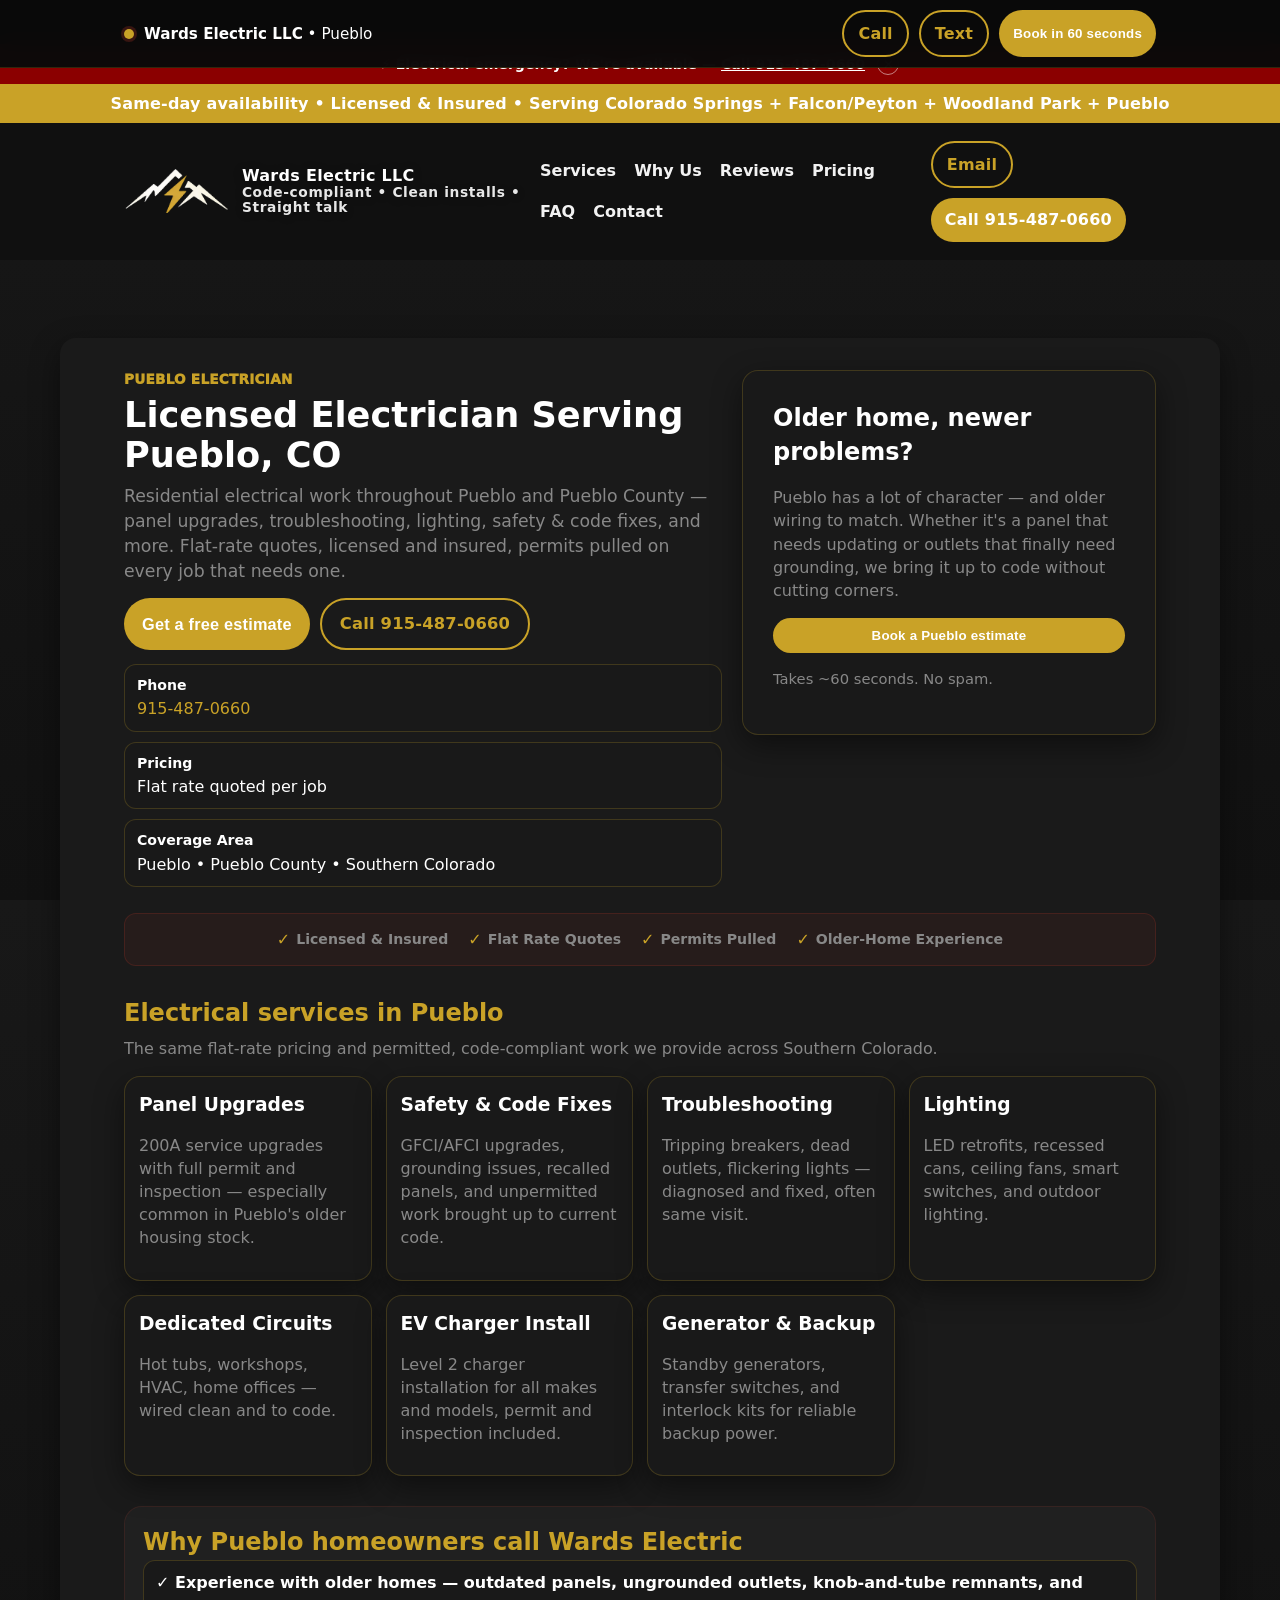
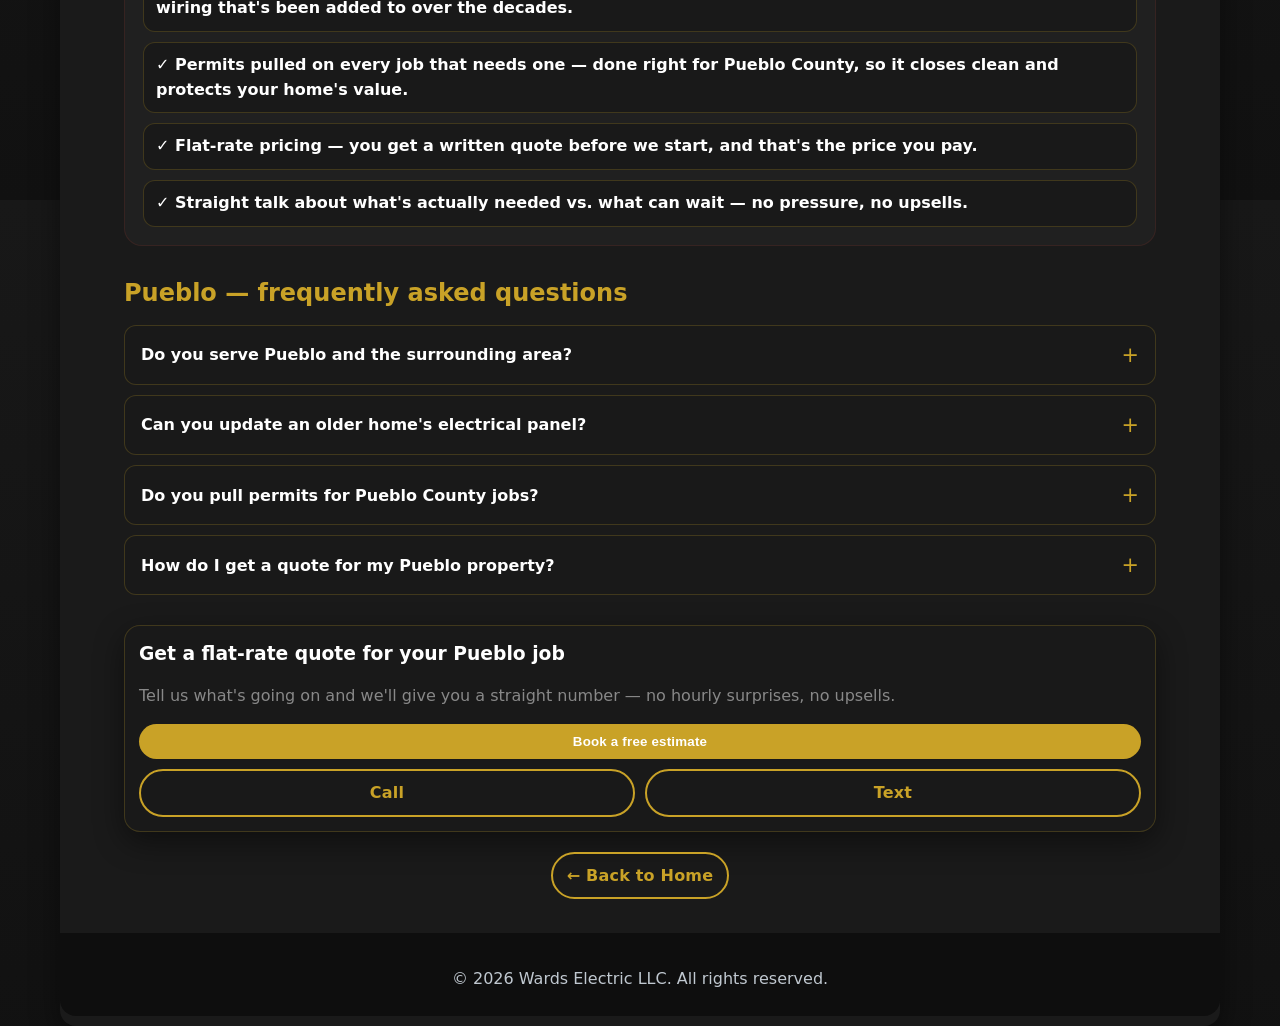
<file: pueblo.html>
<!DOCTYPE html>
<html lang="en">
<head>
  <meta charset="UTF-8" />
  <meta name="viewport" content="width=device-width, initial-scale=1.0" />
  <title>Electrician in Pueblo, CO | Wards Electric LLC</title>
  <meta name="description" content="Licensed electrician serving Pueblo and Pueblo County. Panel upgrades, troubleshooting, lighting, safety & code fixes & more. Flat-rate quotes, permits pulled. Call 915-487-0660." />
  <link rel="canonical" href="https://wardselectricllc.com/pueblo.html" />
  <link rel="icon" href="assets/favicon-512.png" />
  <link rel="stylesheet" href="styles/main.css" />
  <meta property="og:title" content="Electrician in Pueblo, CO | Wards Electric LLC" />
  <meta property="og:description" content="Licensed electrician serving Pueblo and Pueblo County. Flat-rate quotes, permits pulled, older-home rewiring and code upgrades." />
  <meta property="og:type" content="website" />
  <meta property="og:url" content="https://wardselectricllc.com/pueblo.html" />
  <meta property="og:image" content="https://wardselectricllc.com/assets/og-card.jpg" />
</head>
<body>
  <a class="sr-only" href="#main">Skip to content</a>

  <div class="action-bar" role="region" aria-label="Quick actions">
    <div class="action-bar__inner">
      <div class="action-bar__left">
        <span class="dot"></span>
        <span><strong>Wards Electric LLC</strong> • Pueblo</span>
      </div>
      <div class="action-bar__right">
        <a class="btn btn--ghost" href="tel:+19154870660">Call</a>
        <a class="btn btn--ghost" href="sms:+19154870660?&body=Hi%20Wards%20Electric%20-%20I%20need%20help%20with%20">Text</a>
        <button class="btn btn--primary" id="openBooking">Book in 60 seconds</button>
      </div>
    </div>
  </div>

  <header class="site-header">
    <div class="emergency-banner" id="emergencyBanner" role="alert">
      <span>⚡ Electrical emergency? We're available — <a href="tel:+19154870660">Call 915-487-0660</a></span>
      <button class="emergency-banner__close" onclick="dismissEmergency()" aria-label="Dismiss">✕</button>
    </div>
    <div class="top-bar" role="note">
      Same-day availability • Licensed & Insured • Serving Colorado Springs + Falcon/Peyton + Woodland Park + Pueblo
    </div>
    <div class="header-main">
      <a class="brand" href="index.html" aria-label="Wards Electric LLC Home">
        <img src="assets/logo-mark.png" alt="Wards Electric logo" />
        <div class="brand__text">
          <span class="brand__name">Wards Electric LLC</span>
          <span class="brand__tag">Code-compliant • Clean installs • Straight talk</span>
        </div>
      </a>
      <button class="nav-toggle" id="navToggle" aria-label="Toggle menu" aria-expanded="false">
        <span></span><span></span><span></span>
      </button>
      <nav class="nav" id="mainNav" aria-label="Primary">
        <a href="index.html#services">Services</a>
        <a href="index.html#why">Why Us</a>
        <a href="index.html#reviews">Reviews</a>
        <a href="index.html#pricing">Pricing</a>
        <a href="index.html#faq">FAQ</a>
        <a href="index.html#contact">Contact</a>
      </nav>
      <div class="header-cta">
        <a class="btn btn--ghost" href="mailto:Devonj.wardbusiness@gmail.com">Email</a>
        <a class="btn btn--primary" href="tel:+19154870660">Call 915-487-0660</a>
      </div>
    </div>
  </header>

  <main id="main" class="page" role="main">
    <section class="hero" id="top">
      <div class="hero__copy">
        <p class="kicker">Pueblo Electrician</p>
        <h1>Licensed Electrician Serving Pueblo, CO</h1>
        <p class="subhead">
          Residential electrical work throughout Pueblo and Pueblo County — panel upgrades, troubleshooting,
          lighting, safety & code fixes, and more. Flat-rate quotes, licensed and insured, permits pulled
          on every job that needs one.
        </p>
        <div class="hero__actions">
          <button class="btn btn--primary btn--lg" id="openBooking2">Get a free estimate</button>
          <a class="btn btn--ghost btn--lg" href="tel:+19154870660">Call 915-487-0660</a>
        </div>
        <div class="mini">
          <div class="mini__item">
            <div class="mini__title">Phone</div>
            <a href="tel:+19154870660">915-487-0660</a>
          </div>
          <div class="mini__item">
            <div class="mini__title">Pricing</div>
            <div>Flat rate quoted per job</div>
          </div>
          <div class="mini__item">
            <div class="mini__title">Coverage Area</div>
            <div>Pueblo • Pueblo County • Southern Colorado</div>
          </div>
        </div>
      </div>
      <div class="hero__card">
        <div class="hero__cardBody">
          <h2 class="h3">Older home, newer problems?</h2>
          <p class="muted">
            Pueblo has a lot of character — and older wiring to match. Whether it's a panel that needs updating
            or outlets that finally need grounding, we bring it up to code without cutting corners.
          </p>
          <button class="btn btn--primary w-full" id="openBooking3">Book a Pueblo estimate</button>
          <p class="muted small">Takes ~60 seconds. No spam.</p>
        </div>
      </div>
    </section>

    <div class="trust-strip" role="list" aria-label="Trust indicators">
      <span><span class="ts-check" aria-hidden="true">✓</span> Licensed & Insured</span>
      <span><span class="ts-check" aria-hidden="true">✓</span> Flat Rate Quotes</span>
      <span><span class="ts-check" aria-hidden="true">✓</span> Permits Pulled</span>
      <span><span class="ts-check" aria-hidden="true">✓</span> Older-Home Experience</span>
    </div>

    <section class="section">
      <div class="section-head">
        <h2>Electrical services in Pueblo</h2>
        <p class="muted">The same flat-rate pricing and permitted, code-compliant work we provide across Southern Colorado.</p>
      </div>
      <div class="cards">
        <article class="card">
          <h3><a href="panel-upgrade.html">Panel Upgrades</a></h3>
          <p>200A service upgrades with full permit and inspection — especially common in Pueblo's older housing stock.</p>
        </article>
        <article class="card">
          <h3><a href="safety-code-fixes.html">Safety & Code Fixes</a></h3>
          <p>GFCI/AFCI upgrades, grounding issues, recalled panels, and unpermitted work brought up to current code.</p>
        </article>
        <article class="card">
          <h3><a href="troubleshooting.html">Troubleshooting</a></h3>
          <p>Tripping breakers, dead outlets, flickering lights — diagnosed and fixed, often same visit.</p>
        </article>
        <article class="card">
          <h3><a href="lighting.html">Lighting</a></h3>
          <p>LED retrofits, recessed cans, ceiling fans, smart switches, and outdoor lighting.</p>
        </article>
        <article class="card">
          <h3><a href="dedicated-circuits.html">Dedicated Circuits</a></h3>
          <p>Hot tubs, workshops, HVAC, home offices — wired clean and to code.</p>
        </article>
        <article class="card">
          <h3><a href="ev-charger-install.html">EV Charger Install</a></h3>
          <p>Level 2 charger installation for all makes and models, permit and inspection included.</p>
        </article>
        <article class="card">
          <h3><a href="generator-backup.html">Generator & Backup</a></h3>
          <p>Standby generators, transfer switches, and interlock kits for reliable backup power.</p>
        </article>
      </div>
    </section>

    <section class="section section--alt">
      <div class="section-head">
        <h2>Why Pueblo homeowners call Wards Electric</h2>
      </div>
      <div class="list">
        <div class="check">✓ Experience with older homes — outdated panels, ungrounded outlets, knob-and-tube remnants, and wiring that's been added to over the decades.</div>
        <div class="check">✓ Permits pulled on every job that needs one — done right for Pueblo County, so it closes clean and protects your home's value.</div>
        <div class="check">✓ Flat-rate pricing — you get a written quote before we start, and that's the price you pay.</div>
        <div class="check">✓ Straight talk about what's actually needed vs. what can wait — no pressure, no upsells.</div>
      </div>
    </section>

    <section class="section">
      <div class="section-head">
        <h2>Pueblo — frequently asked questions</h2>
      </div>
      <div class="faq-list">
        <details class="faq-item">
          <summary class="faq-q">Do you serve Pueblo and the surrounding area?</summary>
          <div class="faq-a">Yes — Pueblo and Pueblo County are part of our regular service area. Same flat-rate pricing and the same quality of work as anywhere else we serve.</div>
        </details>
        <details class="faq-item">
          <summary class="faq-q">Can you update an older home's electrical panel?</summary>
          <div class="faq-a">Yes — panel upgrades on older homes are some of the most common work we do. We'll assess what's there, explain what needs to change and why, and give you a flat-rate quote with the permit and inspection included.</div>
        </details>
        <details class="faq-item">
          <summary class="faq-q">Do you pull permits for Pueblo County jobs?</summary>
          <div class="faq-a">Yes. Any work that requires a permit gets one — we handle the application, schedule the inspection, and make sure it closes. That keeps your insurance valid and avoids problems if you ever sell.</div>
        </details>
        <details class="faq-item">
          <summary class="faq-q">How do I get a quote for my Pueblo property?</summary>
          <div class="faq-a">Fill out the booking form on this page, call, or text us at 915-487-0660. We'll talk through what's going on, get you scheduled for a look, and follow up with a flat-rate written quote — no obligation.</div>
        </details>
      </div>
    </section>

    <section class="section">
      <div class="ctaPanel">
        <h3>Get a flat-rate quote for your Pueblo job</h3>
        <p class="muted">Tell us what's going on and we'll give you a straight number — no hourly surprises, no upsells.</p>
        <button class="btn btn--primary w-full" id="openBooking4">Book a free estimate</button>
        <div class="ctaPanel__row">
          <a class="btn btn--ghost w-full" href="tel:+19154870660">Call</a>
          <a class="btn btn--ghost w-full" href="sms:+19154870660?&body=Hi%20Wards%20Electric%20-%20I%27m%20in%20Pueblo%20and%20need%20an%20electrician">Text</a>
        </div>
      </div>
    </section>

    <div style="text-align:center; margin: 20px 0">
      <a href="index.html" class="btn btn--ghost">← Back to Home</a>
    </div>

    <footer class="footer">
      <p>&copy; <span id="year"></span> Wards Electric LLC. All rights reserved.</p>
    </footer>
  </main>

  <div class="mobile-call-bar" id="mobileCallBar">
    <a class="mobile-call-bar__btn" href="tel:+19154870660"><span aria-hidden="true">📞</span> Call Now — 915-487-0660</a>
    <button class="mobile-call-bar__close" onclick="dismissCallBar()" aria-label="Dismiss call bar">✕</button>
  </div>

  <div class="modal" id="bookingModal" aria-hidden="true">
    <div class="modal__backdrop" id="closeBooking"></div>
    <div class="modal__panel" role="dialog" aria-modal="true" aria-labelledby="bookingTitle">
      <div class="modal__head">
        <div><div class="kicker">Book in ~60 seconds</div><h2 id="bookingTitle">Tell us what you need</h2></div>
        <button class="x" id="closeBooking2" aria-label="Close">✕</button>
      </div>
      <form id="bookingForm" class="form">
        <div class="grid">
          <div><label>Full name</label><input name="name" required autocomplete="name" /></div>
          <div><label>Phone</label><input name="phone" required autocomplete="tel" /></div>
          <div><label>Email</label><input name="email" type="email" autocomplete="email" /></div>
          <div><label>Service address</label><input name="address" autocomplete="street-address" /></div>
        </div>
        <div class="grid">
          <div>
            <label>Service type</label>
            <select name="serviceType" class="qb-select" required>
              <option value="">Select…</option>
              <option>EV Charger Install</option>
              <option>Panel / Service Upgrade</option>
              <option>Troubleshooting</option>
              <option>Dedicated Circuit</option>
              <option>Lighting</option>
              <option>Safety / Code Fix</option>
              <option>Generator / Backup Power</option>
              <option>Other</option>
            </select>
          </div>
          <div>
            <label>Urgency</label>
            <select name="urgency" class="qb-select" required>
              <option value="">Select…</option>
              <option>Emergency (hazard / burning smell / outage)</option>
              <option>ASAP (today/tomorrow)</option>
              <option>This week</option>
              <option>Not urgent</option>
            </select>
          </div>
        </div>
        <div class="grid">
          <div><label>Preferred day</label><input name="preferredDay" placeholder="e.g., Monday" /></div>
          <div><label>Preferred time</label><input name="preferredTime" placeholder="e.g., after 3pm" /></div>
        </div>
        <div>
          <label>Details</label>
          <textarea name="message" required placeholder="What you need, your address/area in Pueblo, and any details that'll help us quote it…"></textarea>
        </div>
        <label class="consent">
          <input type="checkbox" name="consent" required />
          <span>I agree to be contacted by call/text/email about this request.</span>
        </label>
        <div class="form__actions">
          <button type="submit" class="btn btn--primary btn--lg w-full" id="submitBtn">Submit & route to dispatcher</button>
          <p class="muted small" id="statusText"></p>
        </div>
      </form>
    </div>
  </div>

  <script>
    const WEBHOOK_URL = "https://wards-electrical.app.n8n.cloud/webhook/0c41a587-89af-4066-9aa8-365de46e1906";
    (function() { if (sessionStorage.getItem('emergencyDismissed')) { const b = document.getElementById('emergencyBanner'); if (b) b.style.display = 'none'; } })();
    function dismissEmergency() { sessionStorage.setItem('emergencyDismissed', '1'); const b = document.getElementById('emergencyBanner'); if (b) b.style.display = 'none'; }
    (function() { if (sessionStorage.getItem('callBarDismissed')) { const b = document.getElementById('mobileCallBar'); if (b) b.style.display = 'none'; } })();
    function dismissCallBar() { sessionStorage.setItem('callBarDismissed', '1'); const b = document.getElementById('mobileCallBar'); if (b) b.style.display = 'none'; }
    document.getElementById("year").textContent = new Date().getFullYear();
    const navToggle = document.getElementById("navToggle");
    const mainNav = document.getElementById("mainNav");
    navToggle.addEventListener("click", () => { const open = mainNav.classList.toggle("nav--open"); navToggle.classList.toggle("nav-toggle--open", open); navToggle.setAttribute("aria-expanded", open); });
    mainNav.querySelectorAll("a").forEach(a => a.addEventListener("click", () => { mainNav.classList.remove("nav--open"); navToggle.classList.remove("nav-toggle--open"); navToggle.setAttribute("aria-expanded", "false"); }));
    const modal = document.getElementById("bookingModal");
    const openBtns = ["openBooking","openBooking2","openBooking3","openBooking4"].map(id => document.getElementById(id)).filter(Boolean);
    const closeBtns = [document.getElementById("closeBooking"), document.getElementById("closeBooking2")].filter(Boolean);
    function openModal(){ modal.classList.add("is-open"); modal.setAttribute("aria-hidden","false"); document.body.classList.add("modal-open"); }
    function closeModal(){ modal.classList.remove("is-open"); modal.setAttribute("aria-hidden","true"); document.body.classList.remove("modal-open"); }
    openBtns.forEach(b => b.addEventListener("click", e => { e.preventDefault(); openModal(); }));
    closeBtns.forEach(b => b.addEventListener("click", e => { e.preventDefault(); closeModal(); }));
    window.addEventListener("keydown", e => { if(e.key==="Escape" && modal.classList.contains("is-open")) closeModal(); });
    const form = document.getElementById("bookingForm");
    const statusText = document.getElementById("statusText");
    const submitBtn = document.getElementById("submitBtn");
    form.addEventListener("submit", async (e) => {
      e.preventDefault(); statusText.textContent = ""; submitBtn.disabled = true; submitBtn.textContent = "Sending…";
      const data = Object.fromEntries(new FormData(form).entries());
      data.source = "website"; data.page = "pueblo"; data.timestamp = new Date().toISOString();
      try {
        const res = await fetch(WEBHOOK_URL, { method: "POST", headers: { "Content-Type": "application/json" }, body: JSON.stringify(data) });
        if (!res.ok) throw new Error("Webhook failed");
        statusText.textContent = "✅ Sent. We'll reach out shortly."; submitBtn.textContent = "Submitted";
        setTimeout(() => { closeModal(); form.reset(); submitBtn.disabled = false; submitBtn.textContent = "Submit & route to dispatcher"; statusText.textContent = ""; }, 1200);
      } catch (err) { statusText.textContent = "⚠️ Didn't send. Try again or call/text us."; submitBtn.disabled = false; submitBtn.textContent = "Submit & route to dispatcher"; }
    });
  </script>
</body>
</html>
</file>
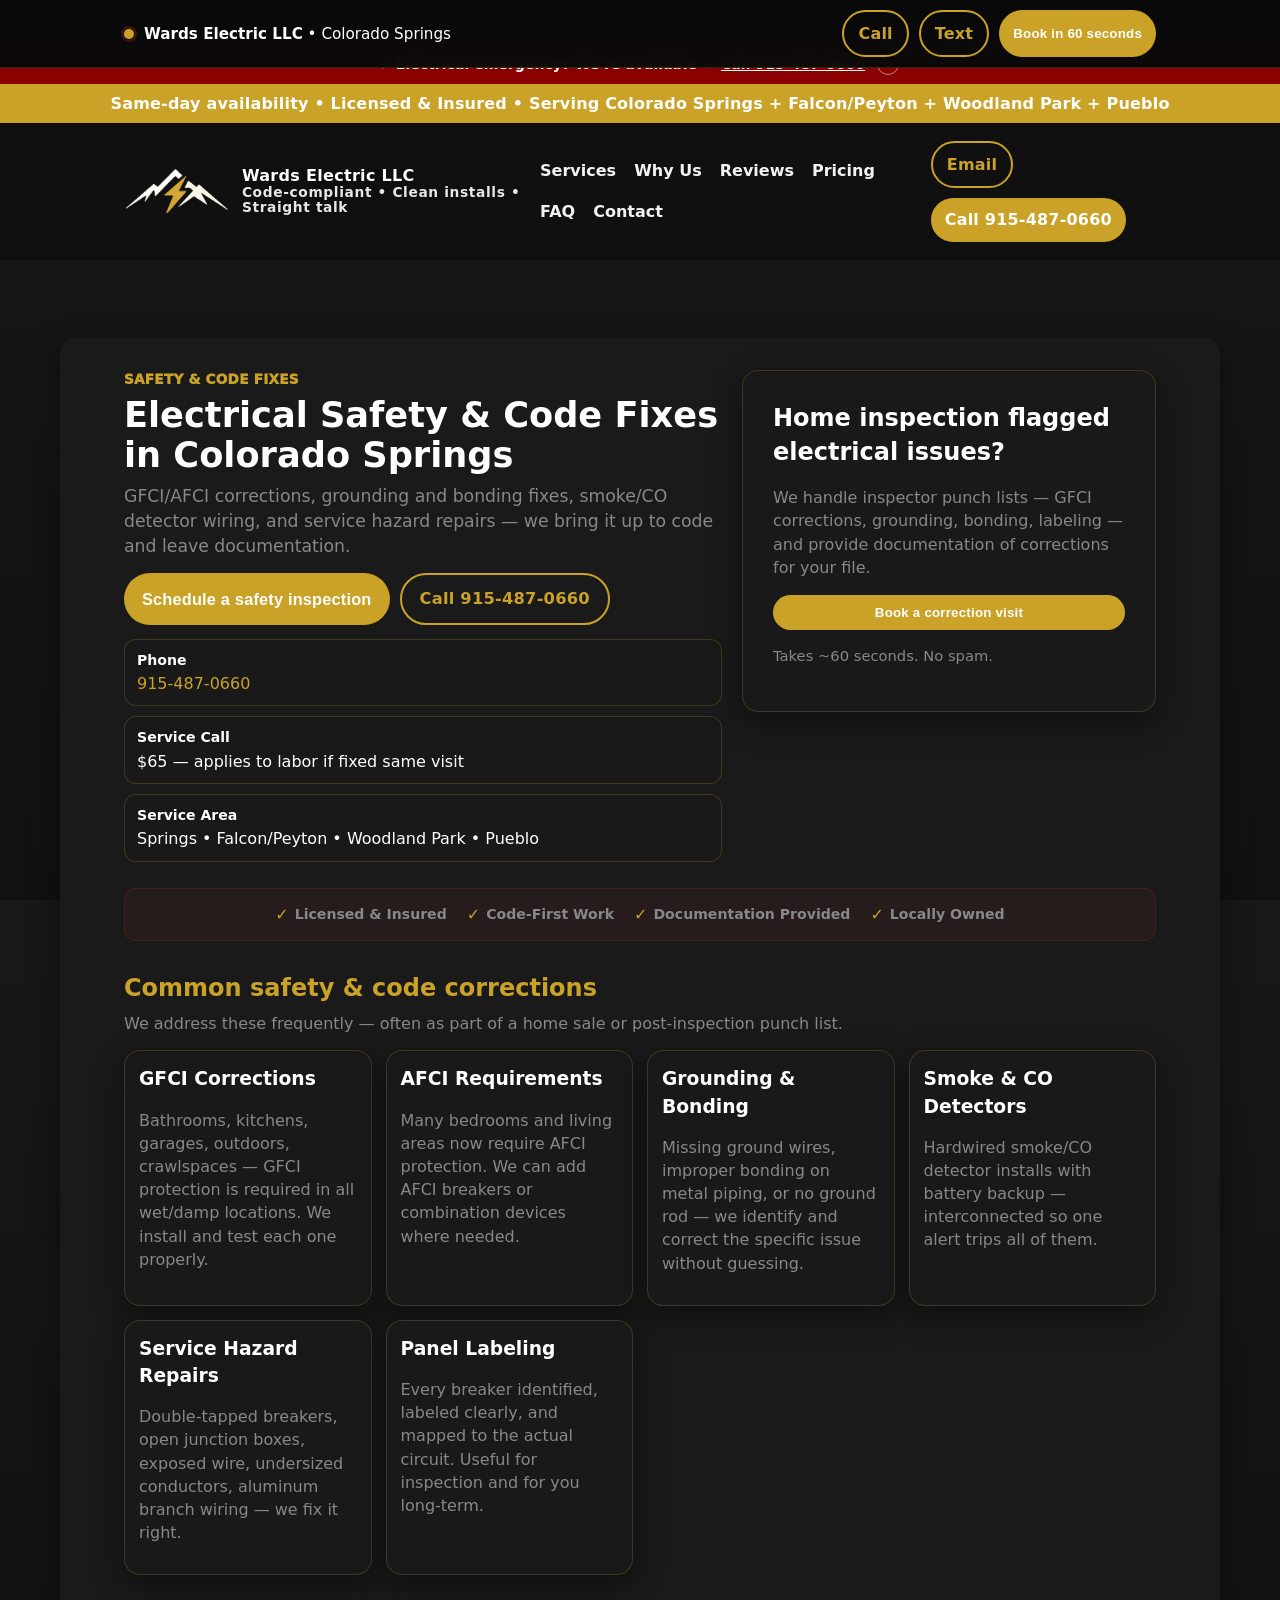
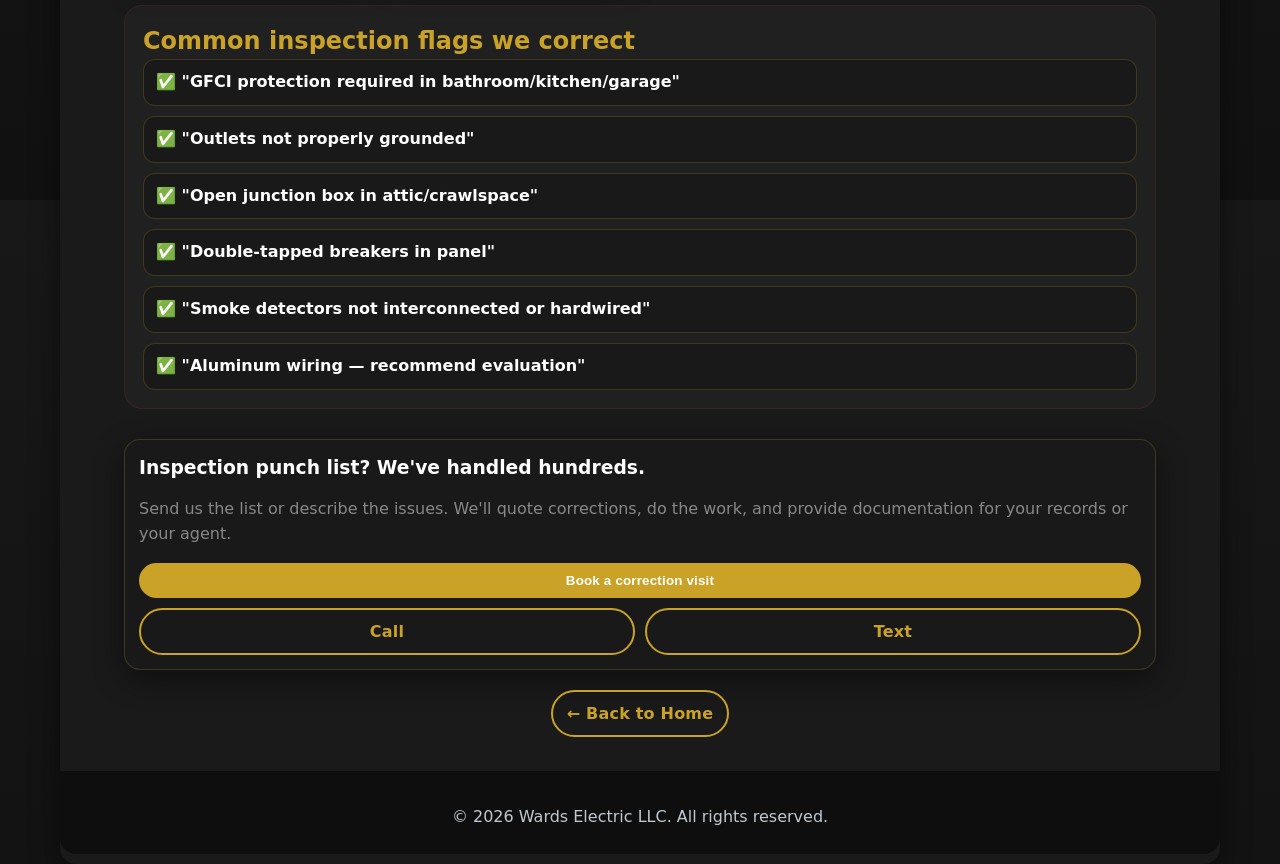
<file: safety-code-fixes.html>
<!DOCTYPE html>
<html lang="en">
<head>
  <meta charset="UTF-8" />
  <meta name="viewport" content="width=device-width, initial-scale=1.0" />
  <title>Electrical Safety & Code Fixes Colorado Springs | Wards Electric LLC</title>
  <meta name="description" content="GFCI/AFCI corrections, grounding fixes, smoke/CO detector installs, and service hazard repairs in Colorado Springs. Wards Electric LLC. Call 915-487-0660." />
  <link rel="canonical" href="https://wardselectricllc.com/safety-code-fixes.html" />
  <link rel="icon" href="assets/favicon-512.png" />
  <link rel="stylesheet" href="styles/main.css" />
  <meta property="og:title" content="Electrical Safety & Code Fixes Colorado Springs | Wards Electric LLC" />
  <meta property="og:description" content="GFCI/AFCI corrections, grounding fixes, smoke/CO detector installs, and service hazard repairs in Colorado Springs." />
  <meta property="og:type" content="website" />
  <meta property="og:url" content="https://wardselectricllc.com/safety-code-fixes.html" />
  <meta property="og:image" content="https://wardselectricllc.com/assets/og-card.jpg" />
</head>
<body>
  <a class="sr-only" href="#main">Skip to content</a>

  <div class="action-bar" role="region" aria-label="Quick actions">
    <div class="action-bar__inner">
      <div class="action-bar__left">
        <span class="dot"></span>
        <span><strong>Wards Electric LLC</strong> • Colorado Springs</span>
      </div>
      <div class="action-bar__right">
        <a class="btn btn--ghost" href="tel:+19154870660">Call</a>
        <a class="btn btn--ghost" href="sms:+19154870660?&body=Hi%20Wards%20Electric%20-%20I%20need%20help%20with%20">Text</a>
        <button class="btn btn--primary" id="openBooking">Book in 60 seconds</button>
      </div>
    </div>
  </div>

  <header class="site-header">
    <div class="emergency-banner" id="emergencyBanner" role="alert">
      <span>⚡ Electrical emergency? We're available — <a href="tel:+19154870660">Call 915-487-0660</a></span>
      <button class="emergency-banner__close" onclick="dismissEmergency()" aria-label="Dismiss">✕</button>
    </div>
    <div class="top-bar" role="note">
      Same-day availability • Licensed & Insured • Serving Colorado Springs + Falcon/Peyton + Woodland Park + Pueblo
    </div>
    <div class="header-main">
      <a class="brand" href="index.html" aria-label="Wards Electric LLC Home">
        <img src="assets/logo-mark.png" alt="Wards Electric logo" />
        <div class="brand__text">
          <span class="brand__name">Wards Electric LLC</span>
          <span class="brand__tag">Code-compliant • Clean installs • Straight talk</span>
        </div>
      </a>
      <button class="nav-toggle" id="navToggle" aria-label="Toggle menu" aria-expanded="false">
        <span></span><span></span><span></span>
      </button>
      <nav class="nav" id="mainNav" aria-label="Primary">
        <a href="index.html#services">Services</a>
        <a href="index.html#why">Why Us</a>
        <a href="index.html#reviews">Reviews</a>
        <a href="index.html#pricing">Pricing</a>
        <a href="index.html#faq">FAQ</a>
        <a href="index.html#contact">Contact</a>
      </nav>
      <div class="header-cta">
        <a class="btn btn--ghost" href="mailto:Devonj.wardbusiness@gmail.com">Email</a>
        <a class="btn btn--primary" href="tel:+19154870660">Call 915-487-0660</a>
      </div>
    </div>
  </header>

  <main id="main" class="page" role="main">
    <section class="hero" id="top">
      <div class="hero__copy">
        <p class="kicker">Safety & Code Fixes</p>
        <h1>Electrical Safety & Code Fixes in Colorado Springs</h1>
        <p class="subhead">
          GFCI/AFCI corrections, grounding and bonding fixes, smoke/CO detector wiring,
          and service hazard repairs — we bring it up to code and leave documentation.
        </p>
        <div class="hero__actions">
          <button class="btn btn--primary btn--lg" id="openBooking2">Schedule a safety inspection</button>
          <a class="btn btn--ghost btn--lg" href="tel:+19154870660">Call 915-487-0660</a>
        </div>
        <div class="mini">
          <div class="mini__item">
            <div class="mini__title">Phone</div>
            <a href="tel:+19154870660">915-487-0660</a>
          </div>
          <div class="mini__item">
            <div class="mini__title">Service Call</div>
            <div>$65 — applies to labor if fixed same visit</div>
          </div>
          <div class="mini__item">
            <div class="mini__title">Service Area</div>
            <div>Springs • Falcon/Peyton • Woodland Park • Pueblo</div>
          </div>
        </div>
      </div>
      <div class="hero__card">
        <div class="hero__cardBody">
          <h2 class="h3">Home inspection flagged electrical issues?</h2>
          <p class="muted">
            We handle inspector punch lists — GFCI corrections, grounding, bonding, labeling — and provide documentation of corrections for your file.
          </p>
          <button class="btn btn--primary w-full" id="openBooking3">Book a correction visit</button>
          <p class="muted small">Takes ~60 seconds. No spam.</p>
        </div>
      </div>
    </section>

    <div class="trust-strip" role="list" aria-label="Trust indicators">
      <span><span class="ts-check" aria-hidden="true">✓</span> Licensed & Insured</span>
      <span><span class="ts-check" aria-hidden="true">✓</span> Code-First Work</span>
      <span><span class="ts-check" aria-hidden="true">✓</span> Documentation Provided</span>
      <span><span class="ts-check" aria-hidden="true">✓</span> Locally Owned</span>
    </div>

    <section class="section">
      <div class="section-head">
        <h2>Common safety & code corrections</h2>
        <p class="muted">We address these frequently — often as part of a home sale or post-inspection punch list.</p>
      </div>
      <div class="cards">
        <article class="card">
          <h3>GFCI Corrections</h3>
          <p>Bathrooms, kitchens, garages, outdoors, crawlspaces — GFCI protection is required in all wet/damp locations. We install and test each one properly.</p>
        </article>
        <article class="card">
          <h3>AFCI Requirements</h3>
          <p>Many bedrooms and living areas now require AFCI protection. We can add AFCI breakers or combination devices where needed.</p>
        </article>
        <article class="card">
          <h3>Grounding & Bonding</h3>
          <p>Missing ground wires, improper bonding on metal piping, or no ground rod — we identify and correct the specific issue without guessing.</p>
        </article>
        <article class="card">
          <h3>Smoke & CO Detectors</h3>
          <p>Hardwired smoke/CO detector installs with battery backup — interconnected so one alert trips all of them.</p>
        </article>
        <article class="card">
          <h3>Service Hazard Repairs</h3>
          <p>Double-tapped breakers, open junction boxes, exposed wire, undersized conductors, aluminum branch wiring — we fix it right.</p>
        </article>
        <article class="card">
          <h3>Panel Labeling</h3>
          <p>Every breaker identified, labeled clearly, and mapped to the actual circuit. Useful for inspection and for you long-term.</p>
        </article>
      </div>
    </section>

    <section class="section section--alt">
      <div class="section-head">
        <h2>Common inspection flags we correct</h2>
      </div>
      <div class="list">
        <div class="check">✅ "GFCI protection required in bathroom/kitchen/garage"</div>
        <div class="check">✅ "Outlets not properly grounded"</div>
        <div class="check">✅ "Open junction box in attic/crawlspace"</div>
        <div class="check">✅ "Double-tapped breakers in panel"</div>
        <div class="check">✅ "Smoke detectors not interconnected or hardwired"</div>
        <div class="check">✅ "Aluminum wiring — recommend evaluation"</div>
      </div>
    </section>

    <section class="section">
      <div class="ctaPanel">
        <h3>Inspection punch list? We've handled hundreds.</h3>
        <p class="muted">Send us the list or describe the issues. We'll quote corrections, do the work, and provide documentation for your records or your agent.</p>
        <button class="btn btn--primary w-full" id="openBooking4">Book a correction visit</button>
        <div class="ctaPanel__row">
          <a class="btn btn--ghost w-full" href="tel:+19154870660">Call</a>
          <a class="btn btn--ghost w-full" href="sms:+19154870660?&body=Hi%20Wards%20Electric%20-%20I%20need%20electrical%20safety%20corrections">Text</a>
        </div>
      </div>
    </section>

    <div style="text-align:center; margin: 20px 0">
      <a href="index.html" class="btn btn--ghost">← Back to Home</a>
    </div>

    <footer class="footer">
      <p>&copy; <span id="year"></span> Wards Electric LLC. All rights reserved.</p>
    </footer>
  </main>

  <div class="mobile-call-bar" id="mobileCallBar">
    <a class="mobile-call-bar__btn" href="tel:+19154870660"><span aria-hidden="true">📞</span> Call Now — 915-487-0660</a>
    <button class="mobile-call-bar__close" onclick="dismissCallBar()" aria-label="Dismiss call bar">✕</button>
  </div>

  <div class="modal" id="bookingModal" aria-hidden="true">
    <div class="modal__backdrop" id="closeBooking"></div>
    <div class="modal__panel" role="dialog" aria-modal="true" aria-labelledby="bookingTitle">
      <div class="modal__head">
        <div><div class="kicker">Book in ~60 seconds</div><h2 id="bookingTitle">Tell us what you need</h2></div>
        <button class="x" id="closeBooking2" aria-label="Close">✕</button>
      </div>
      <form id="bookingForm" class="form">
        <div class="grid">
          <div><label>Full name</label><input name="name" required autocomplete="name" /></div>
          <div><label>Phone</label><input name="phone" required autocomplete="tel" /></div>
          <div><label>Email</label><input name="email" type="email" autocomplete="email" /></div>
          <div><label>Service address</label><input name="address" autocomplete="street-address" /></div>
        </div>
        <div class="grid">
          <div>
            <label>Service type</label>
            <select name="serviceType" class="qb-select" required>
              <option value="">Select…</option>
              <option>EV Charger Install</option>
              <option>Panel / Service Upgrade</option>
              <option>Troubleshooting</option>
              <option>Dedicated Circuit</option>
              <option>Lighting</option>
              <option selected>Safety / Code Fix</option>
              <option>Other</option>
            </select>
          </div>
          <div>
            <label>Urgency</label>
            <select name="urgency" class="qb-select" required>
              <option value="">Select…</option>
              <option>Emergency (hazard / burning smell / outage)</option>
              <option>ASAP (today/tomorrow)</option>
              <option>This week</option>
              <option>Not urgent</option>
            </select>
          </div>
        </div>
        <div class="grid">
          <div><label>Preferred day</label><input name="preferredDay" placeholder="e.g., Monday" /></div>
          <div><label>Preferred time</label><input name="preferredTime" placeholder="e.g., after 3pm" /></div>
        </div>
        <div>
          <label>Details</label>
          <textarea name="message" required placeholder="Describe the issue or paste the inspection report items you need corrected…"></textarea>
        </div>
        <label class="consent">
          <input type="checkbox" name="consent" required />
          <span>I agree to be contacted by call/text/email about this request.</span>
        </label>
        <div class="form__actions">
          <button type="submit" class="btn btn--primary btn--lg w-full" id="submitBtn">Submit & route to dispatcher</button>
          <p class="muted small" id="statusText"></p>
        </div>
      </form>
    </div>
  </div>

  <script>
    const WEBHOOK_URL = "https://wards-electrical.app.n8n.cloud/webhook/0c41a587-89af-4066-9aa8-365de46e1906";
    (function() { if (sessionStorage.getItem('emergencyDismissed')) { const b = document.getElementById('emergencyBanner'); if (b) b.style.display = 'none'; } })();
    function dismissEmergency() { sessionStorage.setItem('emergencyDismissed', '1'); const b = document.getElementById('emergencyBanner'); if (b) b.style.display = 'none'; }
    (function() { if (sessionStorage.getItem('callBarDismissed')) { const b = document.getElementById('mobileCallBar'); if (b) b.style.display = 'none'; } })();
    function dismissCallBar() { sessionStorage.setItem('callBarDismissed', '1'); const b = document.getElementById('mobileCallBar'); if (b) b.style.display = 'none'; }
    document.getElementById("year").textContent = new Date().getFullYear();
    const navToggle = document.getElementById("navToggle");
    const mainNav = document.getElementById("mainNav");
    navToggle.addEventListener("click", () => { const open = mainNav.classList.toggle("nav--open"); navToggle.classList.toggle("nav-toggle--open", open); navToggle.setAttribute("aria-expanded", open); });
    mainNav.querySelectorAll("a").forEach(a => a.addEventListener("click", () => { mainNav.classList.remove("nav--open"); navToggle.classList.remove("nav-toggle--open"); navToggle.setAttribute("aria-expanded", "false"); }));
    const modal = document.getElementById("bookingModal");
    const openBtns = ["openBooking","openBooking2","openBooking3","openBooking4"].map(id => document.getElementById(id)).filter(Boolean);
    const closeBtns = [document.getElementById("closeBooking"), document.getElementById("closeBooking2")].filter(Boolean);
    function openModal(){ modal.classList.add("is-open"); modal.setAttribute("aria-hidden","false"); document.body.classList.add("modal-open"); }
    function closeModal(){ modal.classList.remove("is-open"); modal.setAttribute("aria-hidden","true"); document.body.classList.remove("modal-open"); }
    openBtns.forEach(b => b.addEventListener("click", e => { e.preventDefault(); openModal(); }));
    closeBtns.forEach(b => b.addEventListener("click", e => { e.preventDefault(); closeModal(); }));
    window.addEventListener("keydown", e => { if(e.key==="Escape" && modal.classList.contains("is-open")) closeModal(); });
    const form = document.getElementById("bookingForm");
    const statusText = document.getElementById("statusText");
    const submitBtn = document.getElementById("submitBtn");
    form.addEventListener("submit", async (e) => {
      e.preventDefault(); statusText.textContent = ""; submitBtn.disabled = true; submitBtn.textContent = "Sending…";
      const data = Object.fromEntries(new FormData(form).entries());
      data.source = "website"; data.page = "safety-code-fixes"; data.timestamp = new Date().toISOString();
      try {
        const res = await fetch(WEBHOOK_URL, { method: "POST", headers: { "Content-Type": "application/json" }, body: JSON.stringify(data) });
        if (!res.ok) throw new Error("Webhook failed");
        statusText.textContent = "✅ Sent. We'll reach out shortly."; submitBtn.textContent = "Submitted";
        setTimeout(() => { closeModal(); form.reset(); submitBtn.disabled = false; submitBtn.textContent = "Submit & route to dispatcher"; statusText.textContent = ""; }, 1200);
      } catch (err) { statusText.textContent = "⚠️ Didn't send. Try again or call/text us."; submitBtn.disabled = false; submitBtn.textContent = "Submit & route to dispatcher"; }
    });
  </script>
</body>
</html>
</file>
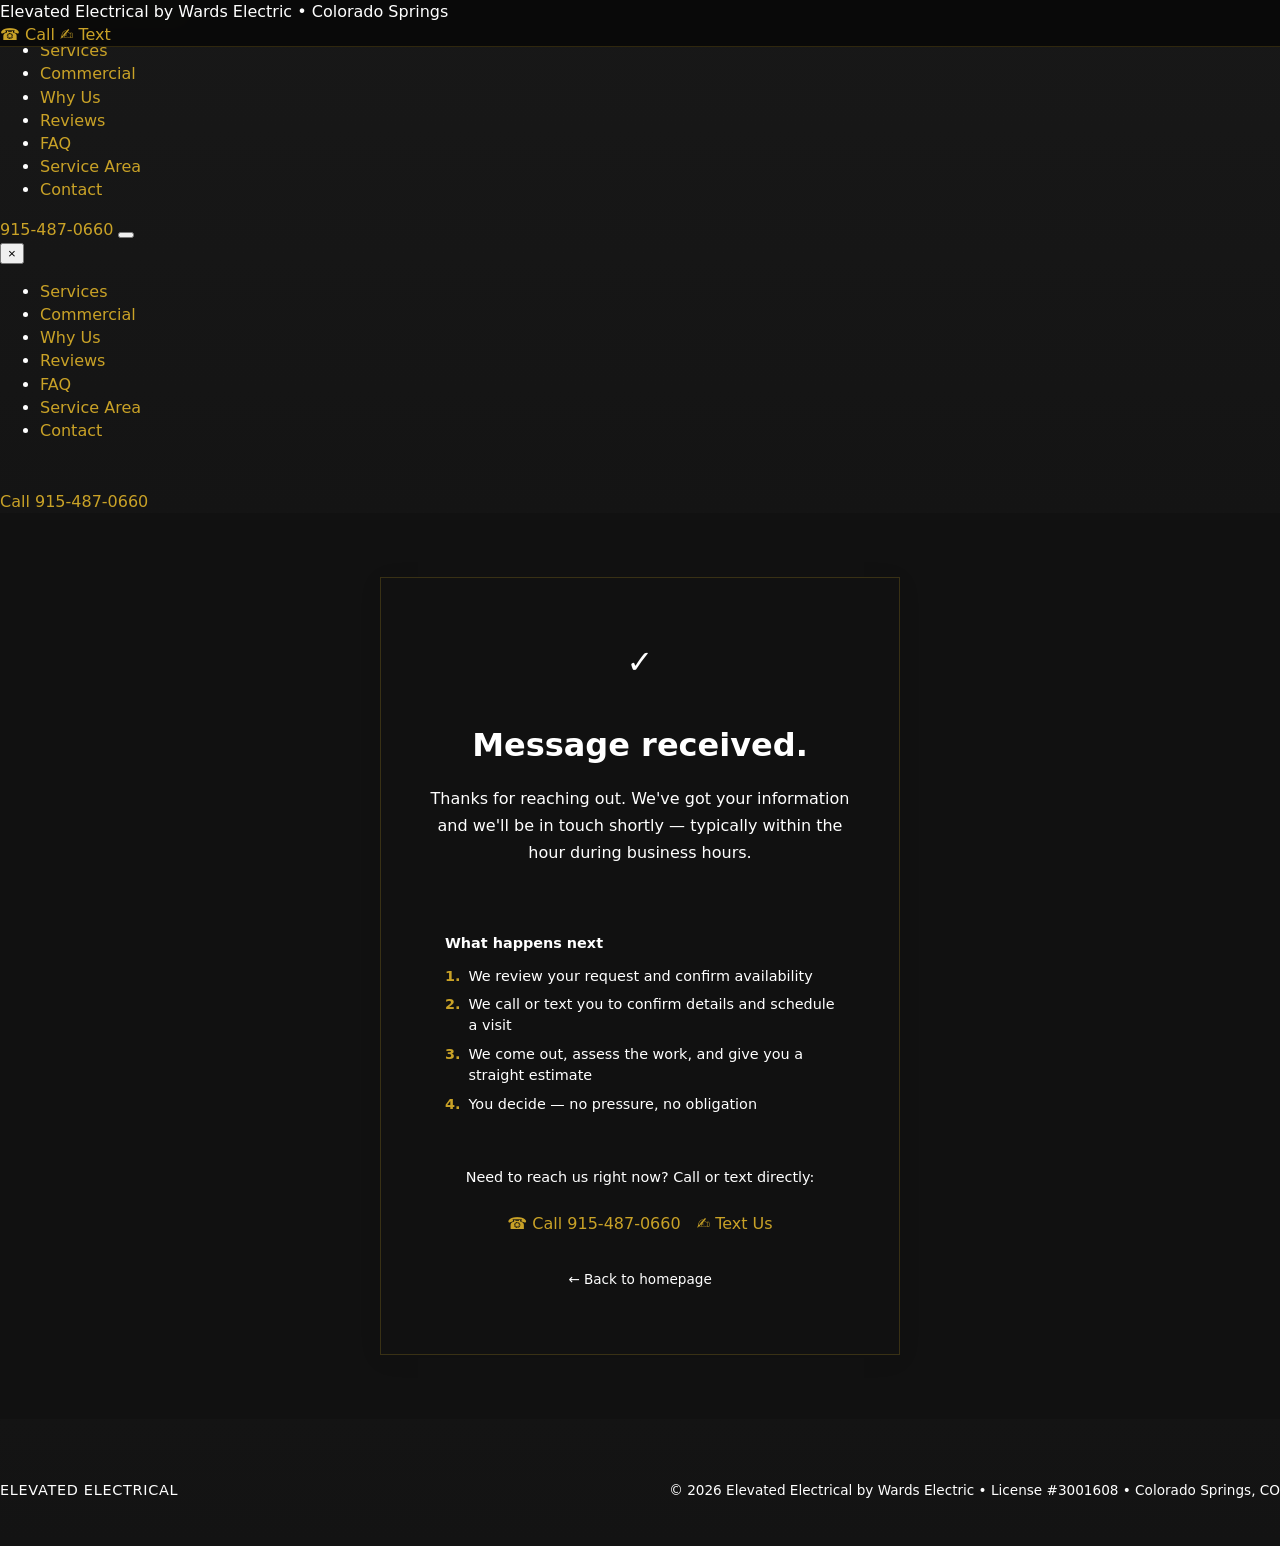
<file: thank-you.html>
<!DOCTYPE html>
<html lang="en">
<head>
  <meta charset="UTF-8" />
  <meta name="viewport" content="width=device-width, initial-scale=1.0" />
  <title>Message Received | Elevated Electrical by Wards Electric</title>
  <meta name="robots" content="noindex, nofollow" />
  <link href="https://fonts.googleapis.com/css2?family=Cormorant+Garamond:ital,wght@0,400;0,600;0,700;1,400;1,600&family=DM+Sans:wght@300;400;500;600&display=swap" rel="stylesheet" />
  <link rel="stylesheet" href="styles/main.css" />
  <style>
    .ty-wrap {
      min-height: calc(100vh - 102px);
      display: flex;
      align-items: center;
      justify-content: center;
      padding: 4rem 1.5rem;
      background: var(--bg);
    }
    .ty-card {
      background: var(--white);
      border: 1px solid var(--border);
      border-radius: var(--radius);
      padding: 3rem 2.5rem;
      max-width: 520px;
      width: 100%;
      text-align: center;
      box-shadow: 0 4px 24px rgba(0,0,0,.06);
    }
    .ty-icon {
      width: 72px;
      height: 72px;
      background: var(--gold-pale);
      border-radius: 50%;
      display: flex;
      align-items: center;
      justify-content: center;
      font-size: 2rem;
      margin: 0 auto 1.5rem;
      color: var(--gold-deep);
    }
    .ty-title {
      font-family: var(--serif);
      font-size: 2rem;
      font-weight: 600;
      color: var(--text);
      margin-bottom: .75rem;
    }
    .ty-sub {
      color: var(--text-mid);
      line-height: 1.7;
      margin-bottom: 2rem;
    }
    .ty-steps {
      background: var(--bg-alt);
      border-radius: var(--radius);
      padding: 1.25rem 1.5rem;
      text-align: left;
      margin-bottom: 2rem;
    }
    .ty-steps p {
      font-weight: 600;
      font-size: .9rem;
      margin-bottom: .75rem;
      color: var(--text);
    }
    .ty-steps ul {
      list-style: none;
      padding: 0;
      margin: 0;
      display: flex;
      flex-direction: column;
      gap: .5rem;
    }
    .ty-steps li {
      font-size: .9rem;
      color: var(--text-mid);
      display: flex;
      gap: .5rem;
      align-items: flex-start;
    }
    .ty-steps li span:first-child {
      color: var(--gold);
      font-weight: 700;
      flex-shrink: 0;
    }
    .ty-actions {
      display: flex;
      gap: 1rem;
      justify-content: center;
      flex-wrap: wrap;
    }
  </style>
</head>
<body>

<!-- ACTION BAR -->
<div class="action-bar">
  <span class="action-bar-brand">Elevated Electrical by Wards Electric &bull; Colorado Springs</span>
  <div class="action-bar-actions">
    <a href="tel:9154870660" class="action-bar-btn">&#9742; Call</a>
    <a href="sms:9154870660" class="action-bar-btn">&#9997; Text</a>
  </div>
</div>

<!-- NAV -->
<nav id="main-nav">
  <div class="nav-inner">
    <a href="index.html" class="nav-logo">
      <span>ELEVATED <span class="nav-logo-sub">ELECTRICAL</span></span>
    </a>
    <ul class="nav-links">
      <li><a href="index.html#services">Services</a></li>
      <li><a href="index.html#commercial">Commercial</a></li>
      <li><a href="index.html#why-us">Why Us</a></li>
      <li><a href="index.html#reviews">Reviews</a></li>
      <li><a href="index.html#faq">FAQ</a></li>
      <li><a href="index.html#service-area">Service Area</a></li>
      <li><a href="contact.html">Contact</a></li>
    </ul>
    <a href="tel:9154870660" class="nav-cta btn-primary">915-487-0660</a>
    <button class="hamburger" id="hamburger" aria-label="Open menu" aria-expanded="false">
      <span></span><span></span><span></span>
    </button>
  </div>
</nav>

<!-- MOBILE MENU -->
<div class="mobile-menu" id="mobile-menu" aria-hidden="true">
  <button class="mobile-menu-close" id="mobile-menu-close" aria-label="Close menu">&times;</button>
  <ul>
    <li><a href="index.html#services" onclick="closeMenu()">Services</a></li>
    <li><a href="index.html#commercial" onclick="closeMenu()">Commercial</a></li>
    <li><a href="index.html#why-us" onclick="closeMenu()">Why Us</a></li>
    <li><a href="index.html#reviews" onclick="closeMenu()">Reviews</a></li>
    <li><a href="index.html#faq" onclick="closeMenu()">FAQ</a></li>
    <li><a href="index.html#service-area" onclick="closeMenu()">Service Area</a></li>
    <li><a href="contact.html" onclick="closeMenu()">Contact</a></li>
  </ul>
  <a href="tel:9154870660" class="btn-primary" style="margin-top:2rem;display:inline-block;">Call 915-487-0660</a>
</div>

<!-- THANK YOU CONTENT -->
<div class="ty-wrap">
  <div class="ty-card">
    <div class="ty-icon">&#10003;</div>
    <h1 class="ty-title">Message received.</h1>
    <p class="ty-sub">Thanks for reaching out. We've got your information and we'll be in touch shortly — typically within the hour during business hours.</p>

    <div class="ty-steps">
      <p>What happens next</p>
      <ul>
        <li><span>1.</span><span>We review your request and confirm availability</span></li>
        <li><span>2.</span><span>We call or text you to confirm details and schedule a visit</span></li>
        <li><span>3.</span><span>We come out, assess the work, and give you a straight estimate</span></li>
        <li><span>4.</span><span>You decide — no pressure, no obligation</span></li>
      </ul>
    </div>

    <p style="color:var(--text-mid);font-size:.9rem;margin-bottom:1.5rem;">Need to reach us right now? Call or text directly:</p>
    <div class="ty-actions">
      <a href="tel:9154870660" class="btn-primary">&#9742; Call 915-487-0660</a>
      <a href="sms:9154870660" class="btn-outline">&#9997; Text Us</a>
    </div>
    <p style="margin-top:2rem;"><a href="index.html" style="color:var(--text-lt);font-size:.85rem;">&#8592; Back to homepage</a></p>
  </div>
</div>

<!-- FOOTER -->
<footer class="section-dark" style="padding:3rem 0 2rem;">
  <div class="container" style="display:flex;justify-content:space-between;align-items:center;flex-wrap:wrap;gap:1rem;">
    <div style="display:flex;align-items:center;gap:.75rem;">
      <span style="color:var(--text-lt);font-size:.9rem;font-weight:500;letter-spacing:.05em;">ELEVATED ELECTRICAL</span>
    </div>
    <p style="color:var(--text-lt);font-size:.85rem;">&copy; <span id="yr"></span> Elevated Electrical by Wards Electric &bull; License #3001608 &bull; Colorado Springs, CO</p>
  </div>
</footer>

<script>
document.getElementById('yr').textContent = new Date().getFullYear();
const nav = document.getElementById('main-nav');
window.addEventListener('scroll', () => nav.classList.toggle('scrolled', window.scrollY > 10));
const hamburger = document.getElementById('hamburger');
const mobileMenu = document.getElementById('mobile-menu');
const mobileClose = document.getElementById('mobile-menu-close');
function openMenu() { mobileMenu.classList.add('open'); mobileMenu.setAttribute('aria-hidden','false'); hamburger.setAttribute('aria-expanded','true'); document.body.style.overflow='hidden'; }
function closeMenu() { mobileMenu.classList.remove('open'); mobileMenu.setAttribute('aria-hidden','true'); hamburger.setAttribute('aria-expanded','false'); document.body.style.overflow=''; }
hamburger.addEventListener('click', openMenu);
mobileClose.addEventListener('click', closeMenu);
</script>
</body>
</html>
</file>
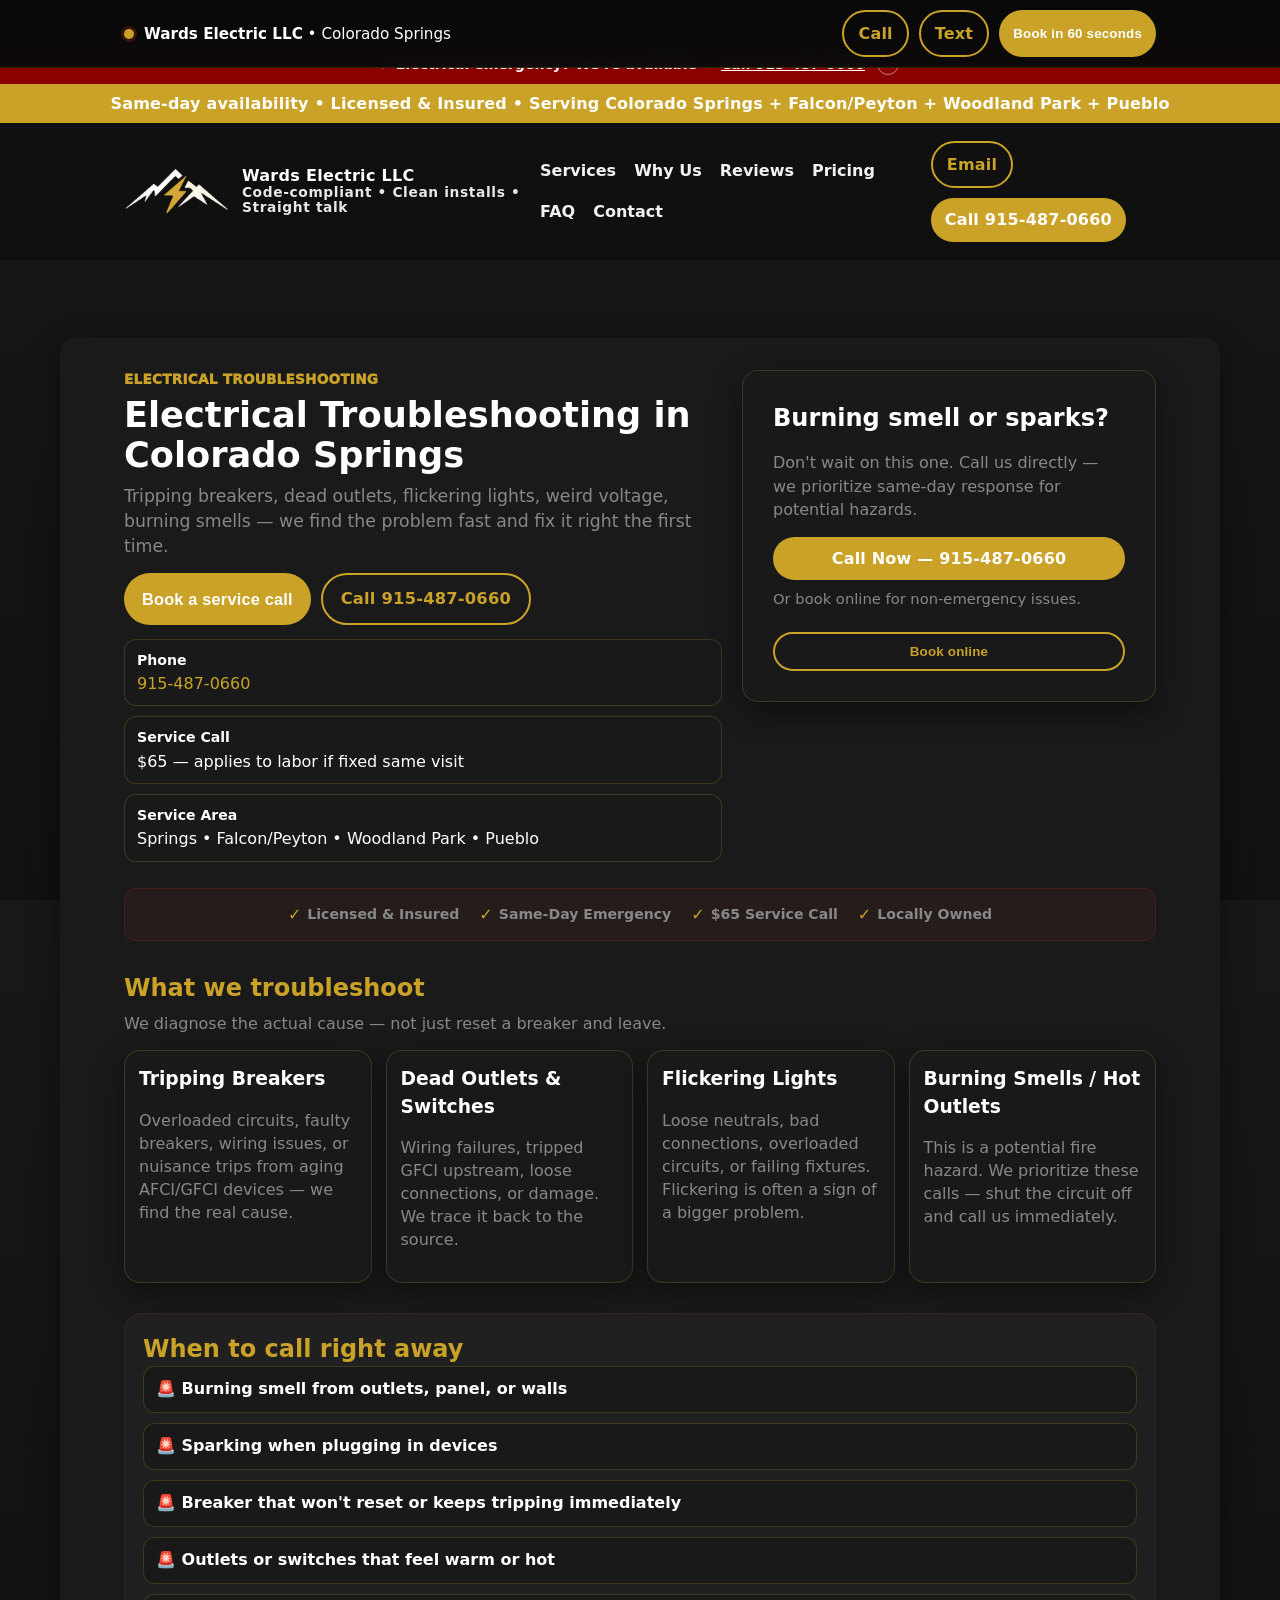
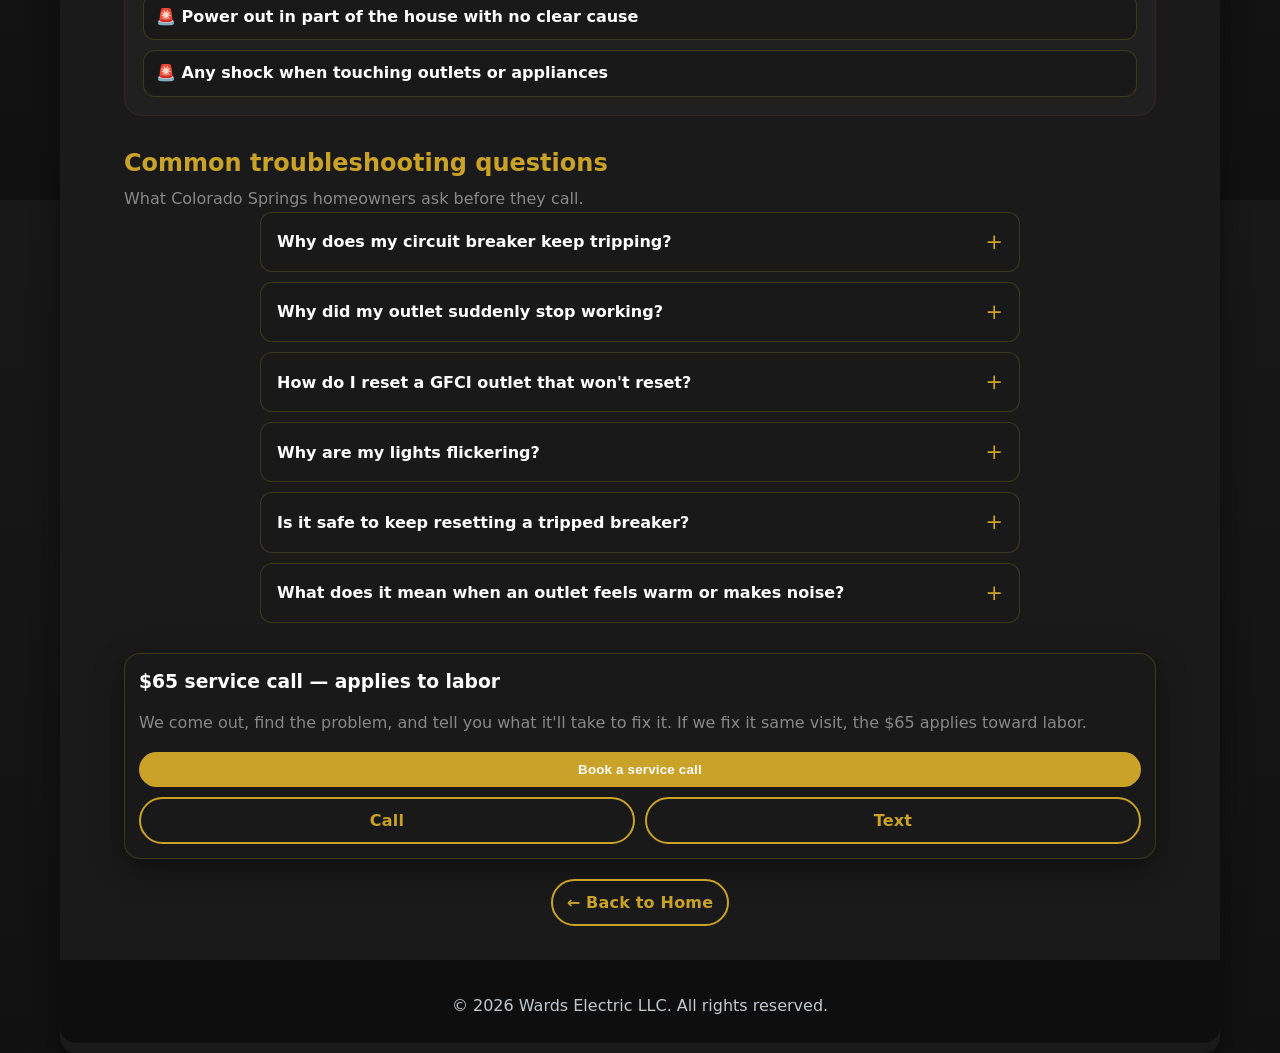
<file: troubleshooting.html>
<!DOCTYPE html>
<html lang="en">
<head>
  <meta charset="UTF-8" />
  <meta name="viewport" content="width=device-width, initial-scale=1.0" />
  <title>Electrical Troubleshooting Colorado Springs | Wards Electric LLC</title>
  <meta name="description" content="Electrical troubleshooting in Colorado Springs — tripping breakers, dead outlets, flickering lights, burning smells. Wards Electric LLC. Call 915-487-0660." />
  <link rel="canonical" href="https://wardselectricllc.com/troubleshooting.html" />
  <link rel="icon" href="assets/favicon-512.png" />
  <link rel="stylesheet" href="styles/main.css" />
  <meta property="og:title" content="Electrical Troubleshooting Colorado Springs | Wards Electric LLC" />
  <meta property="og:description" content="Tripping breakers, dead outlets, flickering lights, burning smells — fast diagnosis and fix in Colorado Springs." />
  <meta property="og:type" content="website" />
  <meta property="og:url" content="https://wardselectricllc.com/troubleshooting.html" />
  <meta property="og:image" content="https://wardselectricllc.com/assets/og-card.jpg" />
</head>
<body>
  <a class="sr-only" href="#main">Skip to content</a>

  <div class="action-bar" role="region" aria-label="Quick actions">
    <div class="action-bar__inner">
      <div class="action-bar__left">
        <span class="dot"></span>
        <span><strong>Wards Electric LLC</strong> • Colorado Springs</span>
      </div>
      <div class="action-bar__right">
        <a class="btn btn--ghost" href="tel:+19154870660">Call</a>
        <a class="btn btn--ghost" href="sms:+19154870660?&body=Hi%20Wards%20Electric%20-%20I%20need%20help%20with%20">Text</a>
        <button class="btn btn--primary" id="openBooking">Book in 60 seconds</button>
      </div>
    </div>
  </div>

  <header class="site-header">
    <div class="emergency-banner" id="emergencyBanner" role="alert">
      <span>⚡ Electrical emergency? We're available — <a href="tel:+19154870660">Call 915-487-0660</a></span>
      <button class="emergency-banner__close" onclick="dismissEmergency()" aria-label="Dismiss">✕</button>
    </div>
    <div class="top-bar" role="note">
      Same-day availability • Licensed & Insured • Serving Colorado Springs + Falcon/Peyton + Woodland Park + Pueblo
    </div>
    <div class="header-main">
      <a class="brand" href="index.html" aria-label="Wards Electric LLC Home">
        <img src="assets/logo-mark.png" alt="Wards Electric logo" />
        <div class="brand__text">
          <span class="brand__name">Wards Electric LLC</span>
          <span class="brand__tag">Code-compliant • Clean installs • Straight talk</span>
        </div>
      </a>
      <button class="nav-toggle" id="navToggle" aria-label="Toggle menu" aria-expanded="false">
        <span></span><span></span><span></span>
      </button>
      <nav class="nav" id="mainNav" aria-label="Primary">
        <a href="index.html#services">Services</a>
        <a href="index.html#why">Why Us</a>
        <a href="index.html#reviews">Reviews</a>
        <a href="index.html#pricing">Pricing</a>
        <a href="index.html#faq">FAQ</a>
        <a href="index.html#contact">Contact</a>
      </nav>
      <div class="header-cta">
        <a class="btn btn--ghost" href="mailto:Devonj.wardbusiness@gmail.com">Email</a>
        <a class="btn btn--primary" href="tel:+19154870660">Call 915-487-0660</a>
      </div>
    </div>
  </header>

  <main id="main" class="page" role="main">
    <section class="hero" id="top">
      <div class="hero__copy">
        <p class="kicker">Electrical Troubleshooting</p>
        <h1>Electrical Troubleshooting in Colorado Springs</h1>
        <p class="subhead">
          Tripping breakers, dead outlets, flickering lights, weird voltage, burning smells —
          we find the problem fast and fix it right the first time.
        </p>
        <div class="hero__actions">
          <button class="btn btn--primary btn--lg" id="openBooking2">Book a service call</button>
          <a class="btn btn--ghost btn--lg" href="tel:+19154870660">Call 915-487-0660</a>
        </div>
        <div class="mini">
          <div class="mini__item">
            <div class="mini__title">Phone</div>
            <a href="tel:+19154870660">915-487-0660</a>
          </div>
          <div class="mini__item">
            <div class="mini__title">Service Call</div>
            <div>$65 — applies to labor if fixed same visit</div>
          </div>
          <div class="mini__item">
            <div class="mini__title">Service Area</div>
            <div>Springs • Falcon/Peyton • Woodland Park • Pueblo</div>
          </div>
        </div>
      </div>
      <div class="hero__card">
        <div class="hero__cardBody">
          <h2 class="h3">Burning smell or sparks?</h2>
          <p class="muted">
            Don't wait on this one. Call us directly — we prioritize same-day response for potential hazards.
          </p>
          <a class="btn btn--primary w-full" href="tel:+19154870660">Call Now — 915-487-0660</a>
          <p class="muted small" style="margin-top:8px">Or book online for non-emergency issues.</p>
          <button class="btn btn--ghost w-full" id="openBooking3" style="margin-top:8px">Book online</button>
        </div>
      </div>
    </section>

    <div class="trust-strip" role="list" aria-label="Trust indicators">
      <span><span class="ts-check" aria-hidden="true">✓</span> Licensed & Insured</span>
      <span><span class="ts-check" aria-hidden="true">✓</span> Same-Day Emergency</span>
      <span><span class="ts-check" aria-hidden="true">✓</span> $65 Service Call</span>
      <span><span class="ts-check" aria-hidden="true">✓</span> Locally Owned</span>
    </div>

    <section class="section">
      <div class="section-head">
        <h2>What we troubleshoot</h2>
        <p class="muted">We diagnose the actual cause — not just reset a breaker and leave.</p>
      </div>
      <div class="cards">
        <article class="card">
          <h3>Tripping Breakers</h3>
          <p>Overloaded circuits, faulty breakers, wiring issues, or nuisance trips from aging AFCI/GFCI devices — we find the real cause.</p>
        </article>
        <article class="card">
          <h3>Dead Outlets & Switches</h3>
          <p>Wiring failures, tripped GFCI upstream, loose connections, or damage. We trace it back to the source.</p>
        </article>
        <article class="card">
          <h3>Flickering Lights</h3>
          <p>Loose neutrals, bad connections, overloaded circuits, or failing fixtures. Flickering is often a sign of a bigger problem.</p>
        </article>
        <article class="card">
          <h3>Burning Smells / Hot Outlets</h3>
          <p>This is a potential fire hazard. We prioritize these calls — shut the circuit off and call us immediately.</p>
        </article>
      </div>
    </section>

    <section class="section section--alt">
      <div class="section-head">
        <h2>When to call right away</h2>
      </div>
      <div class="list">
        <div class="check">🚨 Burning smell from outlets, panel, or walls</div>
        <div class="check">🚨 Sparking when plugging in devices</div>
        <div class="check">🚨 Breaker that won't reset or keeps tripping immediately</div>
        <div class="check">🚨 Outlets or switches that feel warm or hot</div>
        <div class="check">🚨 Power out in part of the house with no clear cause</div>
        <div class="check">🚨 Any shock when touching outlets or appliances</div>
      </div>
    </section>

    <section class="section" id="faq">
      <div class="section-head">
        <h2>Common troubleshooting questions</h2>
        <p class="muted">What Colorado Springs homeowners ask before they call.</p>
      </div>
      <div class="faq-list" style="max-width:760px;margin:0 auto;">
        <details class="faq-item">
          <summary class="faq-q">Why does my circuit breaker keep tripping?</summary>
          <div class="faq-a">A breaker trips when a circuit draws more current than it's rated for — but that can happen for several different reasons: too many appliances on one circuit (overload), a short circuit somewhere in the wiring, a ground fault, or a failing breaker that trips even at normal loads. If it trips repeatedly with nothing plugged in, or trips immediately after reset, that's a wiring or breaker issue — not just an overload. Call us so we can trace the actual cause.</div>
        </details>
        <details class="faq-item">
          <summary class="faq-q">Why did my outlet suddenly stop working?</summary>
          <div class="faq-a">The most common cause is a tripped GFCI outlet somewhere else on the same circuit — check all the GFCI outlets in your bathrooms, kitchen, garage, and outdoors and press the "reset" button on any that have popped. If none reset the dead outlet, the next likely causes are a loose connection at the outlet or in the panel, a tripped breaker (sometimes a breaker can trip without the toggle visibly moving to OFF), or a failed outlet. We can trace it quickly.</div>
        </details>
        <details class="faq-item">
          <summary class="faq-q">How do I reset a GFCI outlet that won't reset?</summary>
          <div class="faq-a">First, unplug everything on that circuit and try reset again — a GFCI won't hold reset if a fault is still present. If it still won't reset with nothing plugged in, the GFCI itself may have failed (they do fail over time, especially in garages and bathrooms with humidity). A failed GFCI needs to be replaced, not just reset. We stock them and can swap one same visit.</div>
        </details>
        <details class="faq-item">
          <summary class="faq-q">Why are my lights flickering?</summary>
          <div class="faq-a">Occasional flickers when a large appliance kicks on (AC, refrigerator) are usually normal — momentary voltage dips. Persistent flickering, flickering at random, or flickering across multiple rooms is a sign of a loose connection somewhere in the circuit or at the panel. Loose neutrals in particular can cause voltage swings that damage electronics and fixtures. Don't ignore it — it's often a warning sign before a bigger failure.</div>
        </details>
        <details class="faq-item">
          <summary class="faq-q">Is it safe to keep resetting a tripped breaker?</summary>
          <div class="faq-a">Resetting once after an overload (you were running too many things) is fine. Resetting repeatedly, or resetting after you've reduced the load and it still trips, is not — you're bypassing the protection the breaker is trying to provide. A breaker that trips without an obvious cause, or trips immediately after reset, means there's a wiring fault or failing breaker that needs to be found and fixed before the next reset.</div>
        </details>
        <details class="faq-item">
          <summary class="faq-q">What does it mean when an outlet feels warm or makes noise?</summary>
          <div class="faq-a">A warm or hot outlet almost always means a loose or failing connection — wiring that's not properly terminated can arc and generate heat without tripping a breaker. Buzzing or crackling from an outlet or switch is the same type of issue. Both are potential fire hazards. Turn off the circuit at the breaker and call us — this is one we prioritize.</div>
        </details>
      </div>
    </section>

    <section class="section">
      <div class="ctaPanel">
        <h3>$65 service call — applies to labor</h3>
        <p class="muted">We come out, find the problem, and tell you what it'll take to fix it. If we fix it same visit, the $65 applies toward labor.</p>
        <button class="btn btn--primary w-full" id="openBooking4">Book a service call</button>
        <div class="ctaPanel__row">
          <a class="btn btn--ghost w-full" href="tel:+19154870660">Call</a>
          <a class="btn btn--ghost w-full" href="sms:+19154870660?&body=Hi%20Wards%20Electric%20-%20I%20need%20electrical%20troubleshooting">Text</a>
        </div>
      </div>
    </section>

    <div style="text-align:center; margin: 20px 0">
      <a href="index.html" class="btn btn--ghost">← Back to Home</a>
    </div>

    <footer class="footer">
      <p>&copy; <span id="year"></span> Wards Electric LLC. All rights reserved.</p>
    </footer>
  </main>

  <div class="mobile-call-bar" id="mobileCallBar">
    <a class="mobile-call-bar__btn" href="tel:+19154870660"><span aria-hidden="true">📞</span> Call Now — 915-487-0660</a>
    <button class="mobile-call-bar__close" onclick="dismissCallBar()" aria-label="Dismiss call bar">✕</button>
  </div>

  <div class="modal" id="bookingModal" aria-hidden="true">
    <div class="modal__backdrop" id="closeBooking"></div>
    <div class="modal__panel" role="dialog" aria-modal="true" aria-labelledby="bookingTitle">
      <div class="modal__head">
        <div><div class="kicker">Book in ~60 seconds</div><h2 id="bookingTitle">Tell us what you need</h2></div>
        <button class="x" id="closeBooking2" aria-label="Close">✕</button>
      </div>
      <form id="bookingForm" class="form">
        <div class="grid">
          <div><label>Full name</label><input name="name" required autocomplete="name" /></div>
          <div><label>Phone</label><input name="phone" required autocomplete="tel" /></div>
          <div><label>Email</label><input name="email" type="email" autocomplete="email" /></div>
          <div><label>Service address</label><input name="address" autocomplete="street-address" /></div>
        </div>
        <div class="grid">
          <div>
            <label>Service type</label>
            <select name="serviceType" class="qb-select" required>
              <option value="">Select…</option>
              <option>EV Charger Install</option>
              <option>Panel / Service Upgrade</option>
              <option selected>Troubleshooting</option>
              <option>Dedicated Circuit</option>
              <option>Lighting</option>
              <option>Safety / Code Fix</option>
              <option>Other</option>
            </select>
          </div>
          <div>
            <label>Urgency</label>
            <select name="urgency" class="qb-select" required>
              <option value="">Select…</option>
              <option>Emergency (hazard / burning smell / outage)</option>
              <option>ASAP (today/tomorrow)</option>
              <option>This week</option>
              <option>Not urgent</option>
            </select>
          </div>
        </div>
        <div class="grid">
          <div><label>Preferred day</label><input name="preferredDay" placeholder="e.g., Monday" /></div>
          <div><label>Preferred time</label><input name="preferredTime" placeholder="e.g., after 3pm" /></div>
        </div>
        <div>
          <label>Details</label>
          <textarea name="message" required placeholder="What's happening — what symptom, when it started, which rooms or circuits affected, any burning smell…"></textarea>
        </div>
        <label class="consent">
          <input type="checkbox" name="consent" required />
          <span>I agree to be contacted by call/text/email about this request.</span>
        </label>
        <div class="form__actions">
          <button type="submit" class="btn btn--primary btn--lg w-full" id="submitBtn">Submit & route to dispatcher</button>
          <p class="muted small" id="statusText"></p>
        </div>
      </form>
    </div>
  </div>

  <script>
    const WEBHOOK_URL = "https://wards-electrical.app.n8n.cloud/webhook/0c41a587-89af-4066-9aa8-365de46e1906";
    (function() { if (sessionStorage.getItem('emergencyDismissed')) { const b = document.getElementById('emergencyBanner'); if (b) b.style.display = 'none'; } })();
    function dismissEmergency() { sessionStorage.setItem('emergencyDismissed', '1'); const b = document.getElementById('emergencyBanner'); if (b) b.style.display = 'none'; }
    (function() { if (sessionStorage.getItem('callBarDismissed')) { const b = document.getElementById('mobileCallBar'); if (b) b.style.display = 'none'; } })();
    function dismissCallBar() { sessionStorage.setItem('callBarDismissed', '1'); const b = document.getElementById('mobileCallBar'); if (b) b.style.display = 'none'; }
    document.getElementById("year").textContent = new Date().getFullYear();
    const navToggle = document.getElementById("navToggle");
    const mainNav = document.getElementById("mainNav");
    navToggle.addEventListener("click", () => { const open = mainNav.classList.toggle("nav--open"); navToggle.classList.toggle("nav-toggle--open", open); navToggle.setAttribute("aria-expanded", open); });
    mainNav.querySelectorAll("a").forEach(a => a.addEventListener("click", () => { mainNav.classList.remove("nav--open"); navToggle.classList.remove("nav-toggle--open"); navToggle.setAttribute("aria-expanded", "false"); }));
    const modal = document.getElementById("bookingModal");
    const openBtns = ["openBooking","openBooking2","openBooking3","openBooking4"].map(id => document.getElementById(id)).filter(Boolean);
    const closeBtns = [document.getElementById("closeBooking"), document.getElementById("closeBooking2")].filter(Boolean);
    function openModal(){ modal.classList.add("is-open"); modal.setAttribute("aria-hidden","false"); document.body.classList.add("modal-open"); }
    function closeModal(){ modal.classList.remove("is-open"); modal.setAttribute("aria-hidden","true"); document.body.classList.remove("modal-open"); }
    openBtns.forEach(b => b.addEventListener("click", e => { e.preventDefault(); openModal(); }));
    closeBtns.forEach(b => b.addEventListener("click", e => { e.preventDefault(); closeModal(); }));
    window.addEventListener("keydown", e => { if(e.key==="Escape" && modal.classList.contains("is-open")) closeModal(); });
    const form = document.getElementById("bookingForm");
    const statusText = document.getElementById("statusText");
    const submitBtn = document.getElementById("submitBtn");
    form.addEventListener("submit", async (e) => {
      e.preventDefault(); statusText.textContent = ""; submitBtn.disabled = true; submitBtn.textContent = "Sending…";
      const data = Object.fromEntries(new FormData(form).entries());
      data.source = "website"; data.page = "troubleshooting"; data.timestamp = new Date().toISOString();
      try {
        const res = await fetch(WEBHOOK_URL, { method: "POST", headers: { "Content-Type": "application/json" }, body: JSON.stringify(data) });
        if (!res.ok) throw new Error("Webhook failed");
        statusText.textContent = "✅ Sent. We'll reach out shortly."; submitBtn.textContent = "Submitted";
        setTimeout(() => { closeModal(); form.reset(); submitBtn.disabled = false; submitBtn.textContent = "Submit & route to dispatcher"; statusText.textContent = ""; }, 1200);
      } catch (err) { statusText.textContent = "⚠️ Didn't send. Try again or call/text us."; submitBtn.disabled = false; submitBtn.textContent = "Submit & route to dispatcher"; }
    });
  </script>
</body>
</html>
</file>
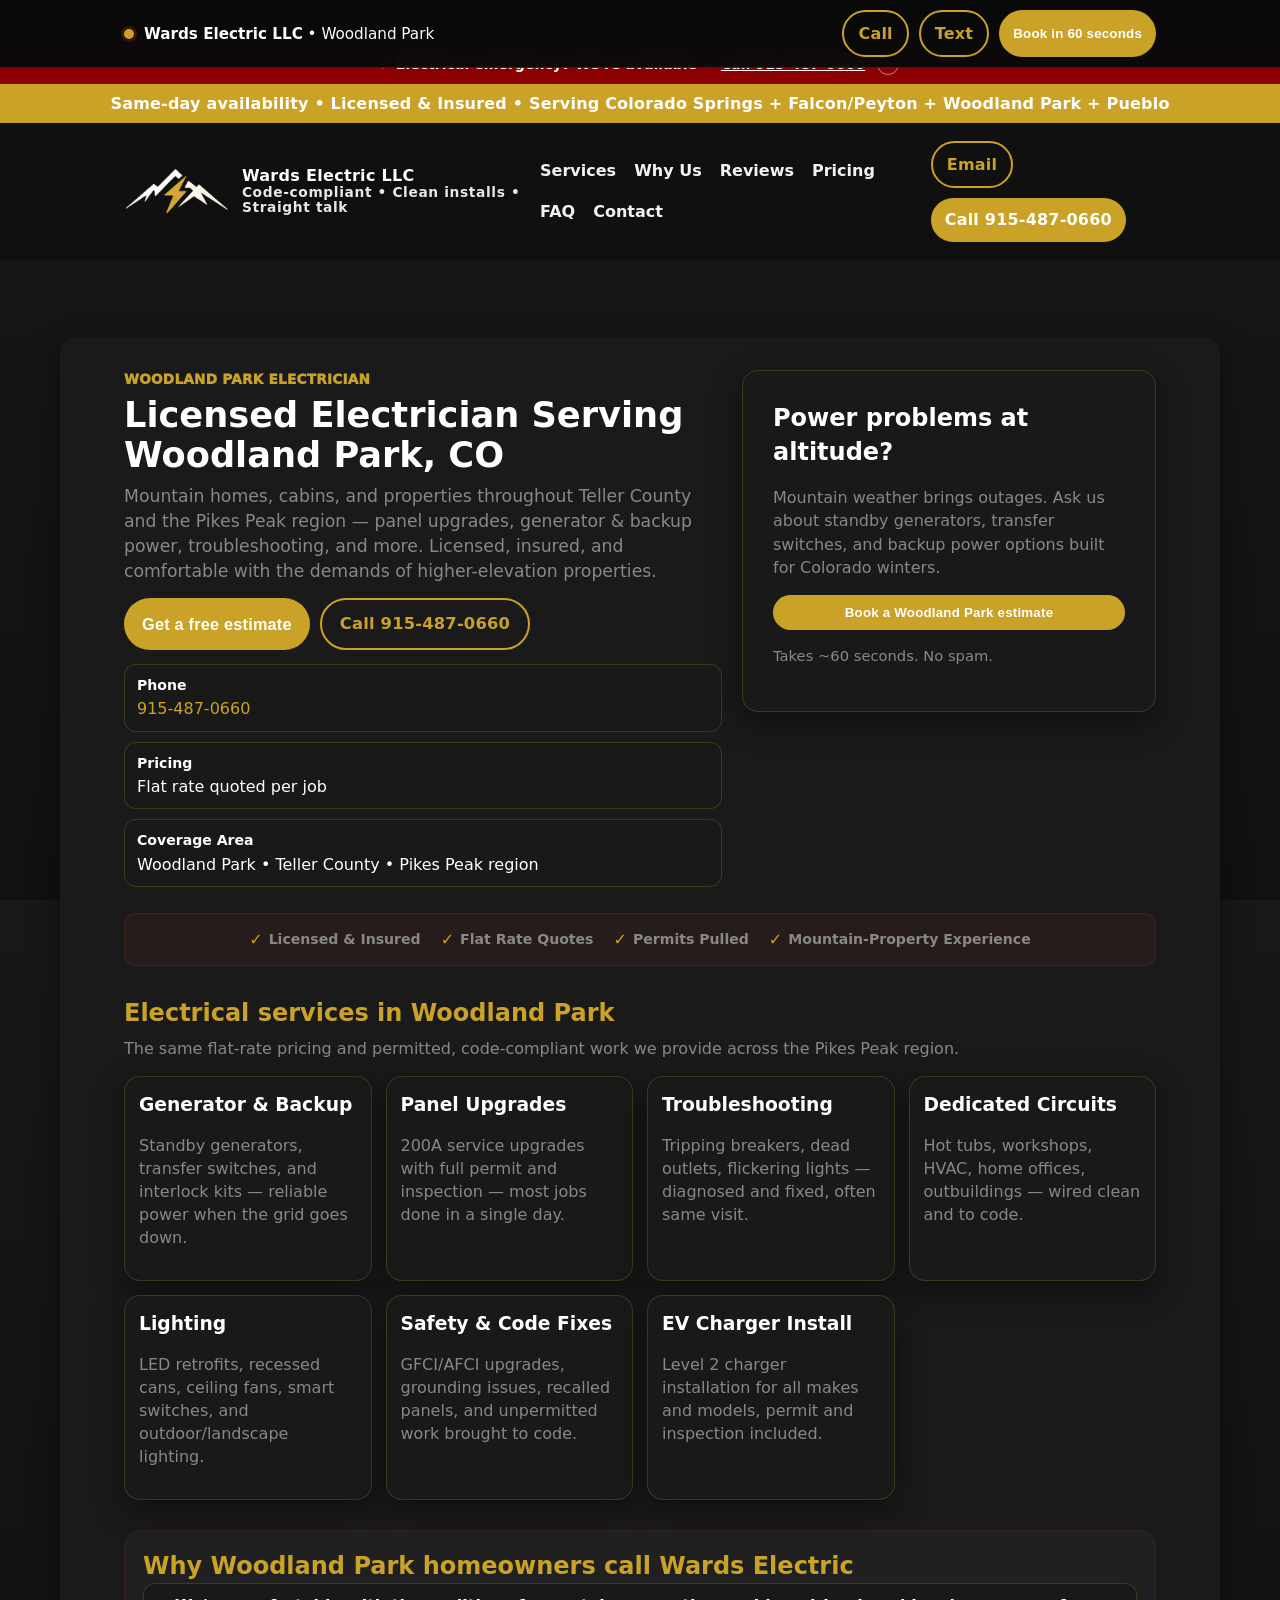
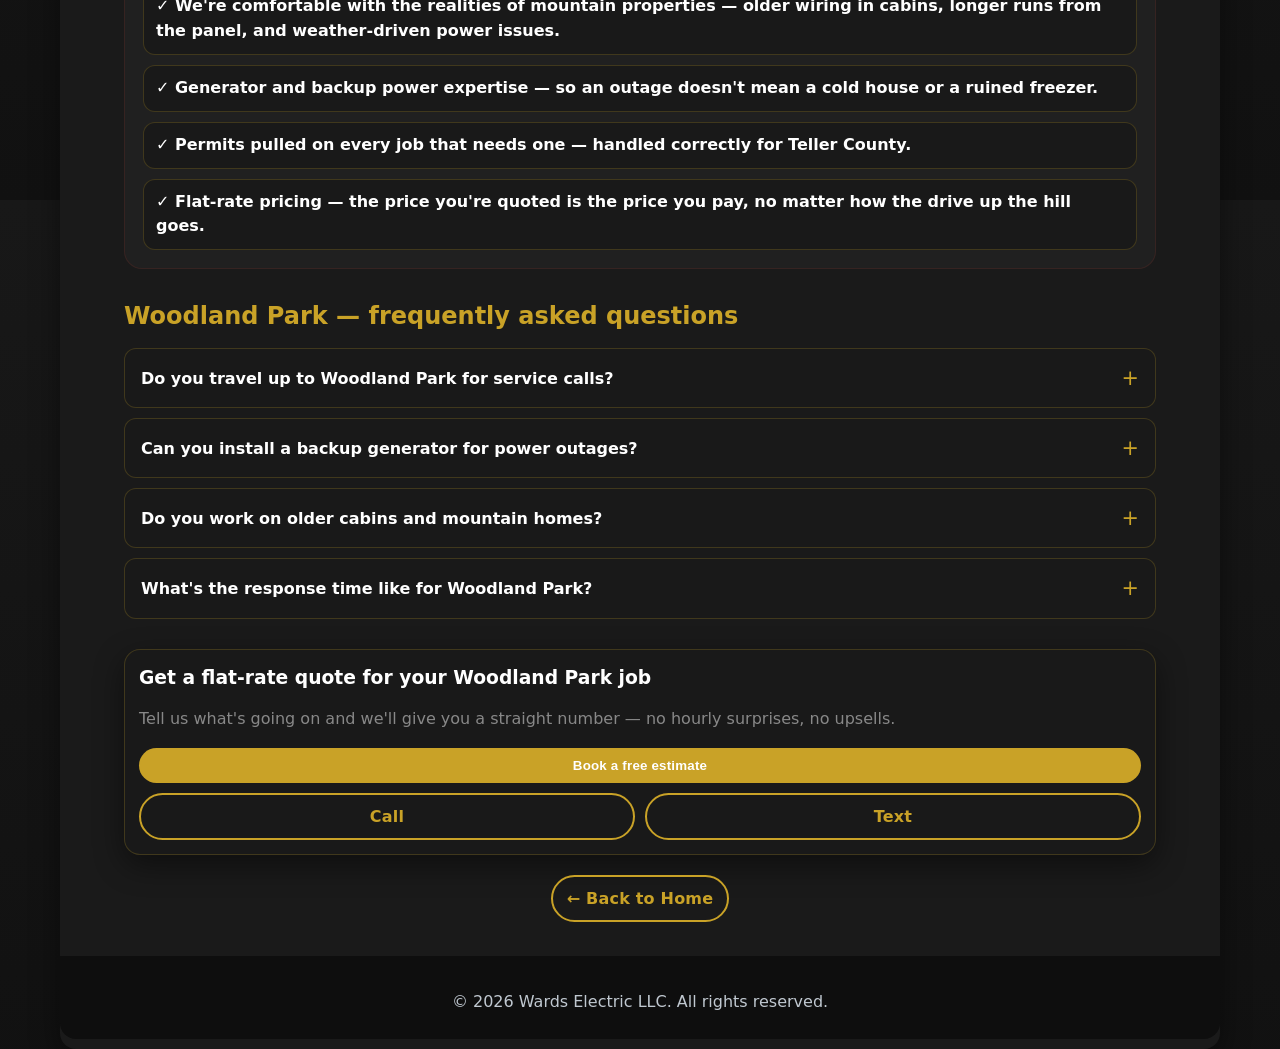
<file: woodland-park.html>
<!DOCTYPE html>
<html lang="en">
<head>
  <meta charset="UTF-8" />
  <meta name="viewport" content="width=device-width, initial-scale=1.0" />
  <title>Electrician in Woodland Park, CO | Wards Electric LLC</title>
  <meta name="description" content="Licensed electrician serving Woodland Park and Teller County. Panel upgrades, generator & backup power, troubleshooting, lighting & more. Flat-rate quotes. Call 915-487-0660." />
  <link rel="canonical" href="https://wardselectricllc.com/woodland-park.html" />
  <link rel="icon" href="assets/favicon-512.png" />
  <link rel="stylesheet" href="styles/main.css" />
  <meta property="og:title" content="Electrician in Woodland Park, CO | Wards Electric LLC" />
  <meta property="og:description" content="Licensed electrician serving Woodland Park and the Pikes Peak region. Flat-rate quotes, generator & backup power, permits pulled." />
  <meta property="og:type" content="website" />
  <meta property="og:url" content="https://wardselectricllc.com/woodland-park.html" />
  <meta property="og:image" content="https://wardselectricllc.com/assets/og-card.jpg" />
</head>
<body>
  <a class="sr-only" href="#main">Skip to content</a>

  <div class="action-bar" role="region" aria-label="Quick actions">
    <div class="action-bar__inner">
      <div class="action-bar__left">
        <span class="dot"></span>
        <span><strong>Wards Electric LLC</strong> • Woodland Park</span>
      </div>
      <div class="action-bar__right">
        <a class="btn btn--ghost" href="tel:+19154870660">Call</a>
        <a class="btn btn--ghost" href="sms:+19154870660?&body=Hi%20Wards%20Electric%20-%20I%20need%20help%20with%20">Text</a>
        <button class="btn btn--primary" id="openBooking">Book in 60 seconds</button>
      </div>
    </div>
  </div>

  <header class="site-header">
    <div class="emergency-banner" id="emergencyBanner" role="alert">
      <span>⚡ Electrical emergency? We're available — <a href="tel:+19154870660">Call 915-487-0660</a></span>
      <button class="emergency-banner__close" onclick="dismissEmergency()" aria-label="Dismiss">✕</button>
    </div>
    <div class="top-bar" role="note">
      Same-day availability • Licensed & Insured • Serving Colorado Springs + Falcon/Peyton + Woodland Park + Pueblo
    </div>
    <div class="header-main">
      <a class="brand" href="index.html" aria-label="Wards Electric LLC Home">
        <img src="assets/logo-mark.png" alt="Wards Electric logo" />
        <div class="brand__text">
          <span class="brand__name">Wards Electric LLC</span>
          <span class="brand__tag">Code-compliant • Clean installs • Straight talk</span>
        </div>
      </a>
      <button class="nav-toggle" id="navToggle" aria-label="Toggle menu" aria-expanded="false">
        <span></span><span></span><span></span>
      </button>
      <nav class="nav" id="mainNav" aria-label="Primary">
        <a href="index.html#services">Services</a>
        <a href="index.html#why">Why Us</a>
        <a href="index.html#reviews">Reviews</a>
        <a href="index.html#pricing">Pricing</a>
        <a href="index.html#faq">FAQ</a>
        <a href="index.html#contact">Contact</a>
      </nav>
      <div class="header-cta">
        <a class="btn btn--ghost" href="mailto:Devonj.wardbusiness@gmail.com">Email</a>
        <a class="btn btn--primary" href="tel:+19154870660">Call 915-487-0660</a>
      </div>
    </div>
  </header>

  <main id="main" class="page" role="main">
    <section class="hero" id="top">
      <div class="hero__copy">
        <p class="kicker">Woodland Park Electrician</p>
        <h1>Licensed Electrician Serving Woodland Park, CO</h1>
        <p class="subhead">
          Mountain homes, cabins, and properties throughout Teller County and the Pikes Peak region — panel upgrades,
          generator & backup power, troubleshooting, and more. Licensed, insured, and comfortable with the demands of
          higher-elevation properties.
        </p>
        <div class="hero__actions">
          <button class="btn btn--primary btn--lg" id="openBooking2">Get a free estimate</button>
          <a class="btn btn--ghost btn--lg" href="tel:+19154870660">Call 915-487-0660</a>
        </div>
        <div class="mini">
          <div class="mini__item">
            <div class="mini__title">Phone</div>
            <a href="tel:+19154870660">915-487-0660</a>
          </div>
          <div class="mini__item">
            <div class="mini__title">Pricing</div>
            <div>Flat rate quoted per job</div>
          </div>
          <div class="mini__item">
            <div class="mini__title">Coverage Area</div>
            <div>Woodland Park • Teller County • Pikes Peak region</div>
          </div>
        </div>
      </div>
      <div class="hero__card">
        <div class="hero__cardBody">
          <h2 class="h3">Power problems at altitude?</h2>
          <p class="muted">
            Mountain weather brings outages. Ask us about standby generators, transfer switches, and backup power
            options built for Colorado winters.
          </p>
          <button class="btn btn--primary w-full" id="openBooking3">Book a Woodland Park estimate</button>
          <p class="muted small">Takes ~60 seconds. No spam.</p>
        </div>
      </div>
    </section>

    <div class="trust-strip" role="list" aria-label="Trust indicators">
      <span><span class="ts-check" aria-hidden="true">✓</span> Licensed & Insured</span>
      <span><span class="ts-check" aria-hidden="true">✓</span> Flat Rate Quotes</span>
      <span><span class="ts-check" aria-hidden="true">✓</span> Permits Pulled</span>
      <span><span class="ts-check" aria-hidden="true">✓</span> Mountain-Property Experience</span>
    </div>

    <section class="section">
      <div class="section-head">
        <h2>Electrical services in Woodland Park</h2>
        <p class="muted">The same flat-rate pricing and permitted, code-compliant work we provide across the Pikes Peak region.</p>
      </div>
      <div class="cards">
        <article class="card">
          <h3><a href="generator-backup.html">Generator & Backup</a></h3>
          <p>Standby generators, transfer switches, and interlock kits — reliable power when the grid goes down.</p>
        </article>
        <article class="card">
          <h3><a href="panel-upgrade.html">Panel Upgrades</a></h3>
          <p>200A service upgrades with full permit and inspection — most jobs done in a single day.</p>
        </article>
        <article class="card">
          <h3><a href="troubleshooting.html">Troubleshooting</a></h3>
          <p>Tripping breakers, dead outlets, flickering lights — diagnosed and fixed, often same visit.</p>
        </article>
        <article class="card">
          <h3><a href="dedicated-circuits.html">Dedicated Circuits</a></h3>
          <p>Hot tubs, workshops, HVAC, home offices, outbuildings — wired clean and to code.</p>
        </article>
        <article class="card">
          <h3><a href="lighting.html">Lighting</a></h3>
          <p>LED retrofits, recessed cans, ceiling fans, smart switches, and outdoor/landscape lighting.</p>
        </article>
        <article class="card">
          <h3><a href="safety-code-fixes.html">Safety & Code Fixes</a></h3>
          <p>GFCI/AFCI upgrades, grounding issues, recalled panels, and unpermitted work brought to code.</p>
        </article>
        <article class="card">
          <h3><a href="ev-charger-install.html">EV Charger Install</a></h3>
          <p>Level 2 charger installation for all makes and models, permit and inspection included.</p>
        </article>
      </div>
    </section>

    <section class="section section--alt">
      <div class="section-head">
        <h2>Why Woodland Park homeowners call Wards Electric</h2>
      </div>
      <div class="list">
        <div class="check">✓ We're comfortable with the realities of mountain properties — older wiring in cabins, longer runs from the panel, and weather-driven power issues.</div>
        <div class="check">✓ Generator and backup power expertise — so an outage doesn't mean a cold house or a ruined freezer.</div>
        <div class="check">✓ Permits pulled on every job that needs one — handled correctly for Teller County.</div>
        <div class="check">✓ Flat-rate pricing — the price you're quoted is the price you pay, no matter how the drive up the hill goes.</div>
      </div>
    </section>

    <section class="section">
      <div class="section-head">
        <h2>Woodland Park — frequently asked questions</h2>
      </div>
      <div class="faq-list">
        <details class="faq-item">
          <summary class="faq-q">Do you travel up to Woodland Park for service calls?</summary>
          <div class="faq-a">Yes — Woodland Park and the surrounding Teller County area are part of our regular service area. Same flat-rate pricing and the same quality of work as anywhere else we serve.</div>
        </details>
        <details class="faq-item">
          <summary class="faq-q">Can you install a backup generator for power outages?</summary>
          <div class="faq-a">Yes. We install standby generators, transfer switches, and interlock kits sized to your home — built to handle Colorado winters and keep the essentials running when the power drops.</div>
        </details>
        <details class="faq-item">
          <summary class="faq-q">Do you work on older cabins and mountain homes?</summary>
          <div class="faq-a">Regularly. Older wiring, additions, and properties that have been updated piecemeal over the years are common up in the mountains — we assess what's there, tell you straight what needs attention, and bring it up to code.</div>
        </details>
        <details class="faq-item">
          <summary class="faq-q">What's the response time like for Woodland Park?</summary>
          <div class="faq-a">For non-emergency work we typically schedule within a few days. For hazards — burning smell, sparking, an outage you're worried about — call us directly at 915-487-0660 and we'll prioritize getting to you.</div>
        </details>
      </div>
    </section>

    <section class="section">
      <div class="ctaPanel">
        <h3>Get a flat-rate quote for your Woodland Park job</h3>
        <p class="muted">Tell us what's going on and we'll give you a straight number — no hourly surprises, no upsells.</p>
        <button class="btn btn--primary w-full" id="openBooking4">Book a free estimate</button>
        <div class="ctaPanel__row">
          <a class="btn btn--ghost w-full" href="tel:+19154870660">Call</a>
          <a class="btn btn--ghost w-full" href="sms:+19154870660?&body=Hi%20Wards%20Electric%20-%20I%27m%20in%20Woodland%20Park%20and%20need%20an%20electrician">Text</a>
        </div>
      </div>
    </section>

    <div style="text-align:center; margin: 20px 0">
      <a href="index.html" class="btn btn--ghost">← Back to Home</a>
    </div>

    <footer class="footer">
      <p>&copy; <span id="year"></span> Wards Electric LLC. All rights reserved.</p>
    </footer>
  </main>

  <div class="mobile-call-bar" id="mobileCallBar">
    <a class="mobile-call-bar__btn" href="tel:+19154870660"><span aria-hidden="true">📞</span> Call Now — 915-487-0660</a>
    <button class="mobile-call-bar__close" onclick="dismissCallBar()" aria-label="Dismiss call bar">✕</button>
  </div>

  <div class="modal" id="bookingModal" aria-hidden="true">
    <div class="modal__backdrop" id="closeBooking"></div>
    <div class="modal__panel" role="dialog" aria-modal="true" aria-labelledby="bookingTitle">
      <div class="modal__head">
        <div><div class="kicker">Book in ~60 seconds</div><h2 id="bookingTitle">Tell us what you need</h2></div>
        <button class="x" id="closeBooking2" aria-label="Close">✕</button>
      </div>
      <form id="bookingForm" class="form">
        <div class="grid">
          <div><label>Full name</label><input name="name" required autocomplete="name" /></div>
          <div><label>Phone</label><input name="phone" required autocomplete="tel" /></div>
          <div><label>Email</label><input name="email" type="email" autocomplete="email" /></div>
          <div><label>Service address</label><input name="address" autocomplete="street-address" /></div>
        </div>
        <div class="grid">
          <div>
            <label>Service type</label>
            <select name="serviceType" class="qb-select" required>
              <option value="">Select…</option>
              <option>EV Charger Install</option>
              <option>Panel / Service Upgrade</option>
              <option>Troubleshooting</option>
              <option>Dedicated Circuit</option>
              <option>Lighting</option>
              <option>Safety / Code Fix</option>
              <option>Generator / Backup Power</option>
              <option>Other</option>
            </select>
          </div>
          <div>
            <label>Urgency</label>
            <select name="urgency" class="qb-select" required>
              <option value="">Select…</option>
              <option>Emergency (hazard / burning smell / outage)</option>
              <option>ASAP (today/tomorrow)</option>
              <option>This week</option>
              <option>Not urgent</option>
            </select>
          </div>
        </div>
        <div class="grid">
          <div><label>Preferred day</label><input name="preferredDay" placeholder="e.g., Monday" /></div>
          <div><label>Preferred time</label><input name="preferredTime" placeholder="e.g., after 3pm" /></div>
        </div>
        <div>
          <label>Details</label>
          <textarea name="message" required placeholder="What you need, your address/area in Woodland Park, and any details that'll help us quote it…"></textarea>
        </div>
        <label class="consent">
          <input type="checkbox" name="consent" required />
          <span>I agree to be contacted by call/text/email about this request.</span>
        </label>
        <div class="form__actions">
          <button type="submit" class="btn btn--primary btn--lg w-full" id="submitBtn">Submit & route to dispatcher</button>
          <p class="muted small" id="statusText"></p>
        </div>
      </form>
    </div>
  </div>

  <script>
    const WEBHOOK_URL = "https://wards-electrical.app.n8n.cloud/webhook/0c41a587-89af-4066-9aa8-365de46e1906";
    (function() { if (sessionStorage.getItem('emergencyDismissed')) { const b = document.getElementById('emergencyBanner'); if (b) b.style.display = 'none'; } })();
    function dismissEmergency() { sessionStorage.setItem('emergencyDismissed', '1'); const b = document.getElementById('emergencyBanner'); if (b) b.style.display = 'none'; }
    (function() { if (sessionStorage.getItem('callBarDismissed')) { const b = document.getElementById('mobileCallBar'); if (b) b.style.display = 'none'; } })();
    function dismissCallBar() { sessionStorage.setItem('callBarDismissed', '1'); const b = document.getElementById('mobileCallBar'); if (b) b.style.display = 'none'; }
    document.getElementById("year").textContent = new Date().getFullYear();
    const navToggle = document.getElementById("navToggle");
    const mainNav = document.getElementById("mainNav");
    navToggle.addEventListener("click", () => { const open = mainNav.classList.toggle("nav--open"); navToggle.classList.toggle("nav-toggle--open", open); navToggle.setAttribute("aria-expanded", open); });
    mainNav.querySelectorAll("a").forEach(a => a.addEventListener("click", () => { mainNav.classList.remove("nav--open"); navToggle.classList.remove("nav-toggle--open"); navToggle.setAttribute("aria-expanded", "false"); }));
    const modal = document.getElementById("bookingModal");
    const openBtns = ["openBooking","openBooking2","openBooking3","openBooking4"].map(id => document.getElementById(id)).filter(Boolean);
    const closeBtns = [document.getElementById("closeBooking"), document.getElementById("closeBooking2")].filter(Boolean);
    function openModal(){ modal.classList.add("is-open"); modal.setAttribute("aria-hidden","false"); document.body.classList.add("modal-open"); }
    function closeModal(){ modal.classList.remove("is-open"); modal.setAttribute("aria-hidden","true"); document.body.classList.remove("modal-open"); }
    openBtns.forEach(b => b.addEventListener("click", e => { e.preventDefault(); openModal(); }));
    closeBtns.forEach(b => b.addEventListener("click", e => { e.preventDefault(); closeModal(); }));
    window.addEventListener("keydown", e => { if(e.key==="Escape" && modal.classList.contains("is-open")) closeModal(); });
    const form = document.getElementById("bookingForm");
    const statusText = document.getElementById("statusText");
    const submitBtn = document.getElementById("submitBtn");
    form.addEventListener("submit", async (e) => {
      e.preventDefault(); statusText.textContent = ""; submitBtn.disabled = true; submitBtn.textContent = "Sending…";
      const data = Object.fromEntries(new FormData(form).entries());
      data.source = "website"; data.page = "woodland-park"; data.timestamp = new Date().toISOString();
      try {
        const res = await fetch(WEBHOOK_URL, { method: "POST", headers: { "Content-Type": "application/json" }, body: JSON.stringify(data) });
        if (!res.ok) throw new Error("Webhook failed");
        statusText.textContent = "✅ Sent. We'll reach out shortly."; submitBtn.textContent = "Submitted";
        setTimeout(() => { closeModal(); form.reset(); submitBtn.disabled = false; submitBtn.textContent = "Submit & route to dispatcher"; statusText.textContent = ""; }, 1200);
      } catch (err) { statusText.textContent = "⚠️ Didn't send. Try again or call/text us."; submitBtn.disabled = false; submitBtn.textContent = "Submit & route to dispatcher"; }
    });
  </script>
</body>
</html>
</file>
<file: styles/main.css>
@import url('https://fonts.googleapis.com/css2?family=Playfair+Display:ital,wght@0,700;0,900;1,700&display=swap');

:root{
  --brand:    #0a0a0a;   /* Midnight black */
  --accent:   #C9A227;   /* Gold (primary accent) */
  --gold:     #C9A227;   /* Gold */
  --electric: #E2B832;   /* Bright gold hover */
  --bg:       #111111;   /* Midnight black base */
  --card:     #1a1a1a;   /* Card background */
  --text:     #FFFFFF;
  --muted:    #888888;   /* Dark grey secondary text */
  --soft:     rgba(201,162,39,.08);
  --border:   rgba(201,162,39,.22);
  --shadow:   0 10px 30px rgba(0,0,0,.45);
  /* Card system */
  --card-bg:      rgba(26,26,26,0.95);
  --card-border:  rgba(201,162,39,0.22);
  --card-shadow:  0 10px 30px rgba(0,0,0,0.45);
  --card-radius:  16px;
}

*{box-sizing:border-box}
html,body{height:100%}
body{
  margin:0;
  font-family: system-ui,-apple-system,"Segoe UI",Arial,sans-serif;
  color:var(--text);
  background: linear-gradient(180deg,#181818 0%,var(--bg) 100%);
  line-height:1.45;
}

.nav a{color:var(--text); font-weight:800; opacity:.95}
.nav a:hover{color: var(--gold)}

/* Links */
a{color:var(--accent); text-decoration:none}
a:hover{color:var(--electric)}
.sr-only{position:absolute;left:-9999px;top:auto;width:1px;height:1px;overflow:hidden}

.page{
  max-width:1160px;
  margin: 78px auto 28px;
  background: var(--card);
  border-radius: 16px;
  box-shadow: var(--shadow);
  padding: 26px 5vw 10px;
}

/* Top action bar */
.action-bar{
  position: fixed;
  top: 0;
  left: 0; right: 0;
  z-index: 2000;
  background: rgba(10,10,10,.97);
  backdrop-filter: blur(10px);
  border-bottom: 1px solid rgba(201,162,39,.20);
  color: var(--text);
}
.action-bar__inner{
  max-width:1160px;
  margin: 0 auto;
  display:flex;
  align-items:center;
  justify-content:space-between;
  gap: 10px;
  padding: 10px 5vw;
}
.action-bar__left{
  display:flex; align-items:center; gap:10px;
  font-size:.95rem;
}
.dot{
  width:10px; height:10px; border-radius:999px;
  background: var(--accent);
  box-shadow: 0 0 0 3px rgba(192,57,43,.25);
}
.action-bar__right{
  display:flex; gap:10px; flex-wrap:wrap;
}

/* Header */
.site-header{background-color: rgba(17,17,17,0.98); backdrop-filter: blur(6px); color:#fff; padding-top: 44px;}
.top-bar{
  background: var(--accent);
  color: #fff;
  text-align:center;
  padding: 8px 0;
  font-weight: 700;
  letter-spacing: .2px;
}
.header-main{
  max-width:1160px;
  margin: 0 auto;
  display:flex;
  align-items:center;
  justify-content:space-between;
  gap: 18px;
  padding: 18px 5vw;
}
.brand{display:flex; align-items:center; gap:12px; color:#FFFFFF}
.brand, .brand__name, .brand__text {
  color: #FFFFFF;
  font-weight: 800;
  letter-spacing: 0.04em;
  text-shadow: 0 2px 10px rgba(0,0,0,0.35);
}
.brand__name { text-transform: none }
.brand img{
  height: 44px;
  width: auto;
  border-radius: 10px;
  object-fit: contain;
  image-rendering: crisp-edges;
}
.brand__text{display:flex; flex-direction:column; line-height:1.1}
.brand__name{font-weight:900; letter-spacing:.3px}
.brand__tag{font-size:.86rem; opacity:.9}

.nav{display:flex; gap:18px; flex-wrap:wrap}

.header-cta{display:flex; gap:10px; flex-wrap:wrap}

/* Buttons */
.btn{
  border: 0;
  cursor: pointer;
  border-radius: 999px;
  padding: 10px 14px;
  font-weight: 900;
  letter-spacing: .2px;
  display:inline-flex;
  align-items:center;
  justify-content:center;
  gap:8px;
  user-select:none;
  text-decoration: none;
}
.btn--primary{
  background: var(--accent);
  color: #fff;
}
.btn--primary:hover{background:#A93226; color:#fff}
.btn--ghost{
  background: transparent;
  color: var(--accent);
  border: 2px solid var(--accent);
}
.btn--ghost:hover{ color: var(--electric); border-color: var(--electric) }
.btn--lg{padding: 12px 18px; font-size: 1.02rem}
.w-full{width:100%}

/* Hero */
.hero{
  display:grid;
  grid-template-columns: 1.3fr 0.9fr;
  gap: 20px;
  align-items: start;
  padding-top: 6px;
}
.kicker{
  color: var(--accent);
  font-weight: 950;
  letter-spacing: .25px;
  text-transform: uppercase;
  font-size: .85rem;
  margin: 0 0 6px;
}
.hero h1{
  margin: 0 0 10px;
  color: var(--text);
  font-size: 2.2rem;
  line-height: 1.12;
}
.subhead{margin: 0 0 14px; font-size: 1.08rem; color:var(--muted)}
.trust{display:flex; flex-wrap:wrap; gap:8px; margin: 10px 0 14px}
.pill,
.badge,
.chip,
.tag,
.feature-pill,
.bubble {
  background: rgba(36,36,36,0.90);
  border: 1px solid rgba(192,57,43,0.35);
  color: #FFFFFF;
  font-weight: 700;
  font-size: clamp(0.85rem, 1vw, 0.95rem);
  padding: 10px 14px;
  border-radius: 999px;
  line-height: 1;
  display: inline-flex;
  align-items: center;
  gap: 8px;
  text-shadow: 0 1px 6px rgba(0,0,0,0.35);
}
.pill:hover,
.badge:hover,
.chip:hover,
.tag:hover,
.feature-pill:hover,
.bubble:hover {
  background: rgba(36,36,36,0.98);
  border-color: rgba(212,175,55,0.55);
  color: #FFFFFF;
}
.pill svg, .pill i, .badge svg, .badge i { color: var(--gold) }
.hero__actions{display:flex; gap:10px; flex-wrap:wrap; margin-top: 6px}

.mini{
  display:grid;
  grid-template-columns: 1fr;
  gap: 10px;
  margin-top: 14px;
}
.mini__item{
  background: var(--card-bg);
  border: 1px solid var(--card-border);
  border-radius: 12px;
  padding: 10px 12px;
}
.mini__title{font-weight:700; color:#FFFFFF; font-size: .88rem; margin-bottom: 2px}
.mini__value{color:var(--muted)}

.hero__card{
  background: var(--card-bg);
  border: 1px solid var(--card-border);
  border-radius: var(--card-radius);
  box-shadow: var(--card-shadow);
  overflow:hidden;
}
.hero__image{
  background: radial-gradient(circle at 30% 20%, rgba(192,57,43,.18), transparent 55%),
              radial-gradient(circle at 70% 60%, rgba(212,175,55,.15), transparent 55%),
              #111111;
  display:flex;
  align-items:center;
  justify-content:center;
  padding: 24px;
}
.hero__image img{
  width: 160px;
  height: 160px;
  object-fit: cover;
  border-radius: 16px;
  box-shadow: 0 10px 22px rgba(0,0,0,.45);
}
.hero__cardBody{padding: 16px}
.h3{margin:0 0 6px; color: var(--gold)}
.muted{color: var(--muted)}

/* Trust / Why Us readability */
.section-head h2, .why h2 { color: var(--gold); font-weight: 800 }
.section .muted,
.section--alt .muted,
.trust,
.list,
.check,
.section-head p {
  color: var(--muted);
  font-size: 16px;
  line-height: 1.55;
}
.check { font-weight: 700 }

/* Contact section */
#contact .section-head h2 { color: #FFFFFF; font-weight: 800; }
#contact .section-head p { color: var(--muted); }
.contactCard h3 { font-weight: 700; color: #FFFFFF; margin: 0 0 8px; }
.contactCard .contact-lead { font-weight: 800; color: #FFFFFF; line-height: 1.5; }
.contactCard .contact-normal { font-weight: 400; color: var(--muted); line-height: 1.5; }

.small{font-size:.92rem}

/* Sections */
.section{margin-top: 30px}
.section--alt{
  background: rgba(36,36,36,0.65);
  border: 1px solid rgba(192,57,43,0.14);
  border-radius: 18px;
  padding: 18px;
}
.section-head h2{margin:0; color: var(--gold)}
.section-head p{margin:6px 0 0}

/* Cards */
.cards{
  display:grid;
  grid-template-columns: repeat(auto-fit, minmax(230px,1fr));
  gap: 14px;
  margin-top: 14px;
}
.card,
.pricing__box,
.contactCard,
.ctaPanel,
.hero__card,
.modal__panel,
.card {
  background: var(--card-bg);
  border: 1px solid var(--card-border);
  border-radius: var(--card-radius);
  padding: 14px;
  box-shadow: var(--card-shadow);
}
.card h3,
.pricing__box h3,
.contactCard h3,
.ctaPanel h3,
.hero__card h2 { margin:0 0 6px; color: var(--text) }
.card p,
.pricing__box p,
.contactCard p,
.ctaPanel p { color: var(--muted) }

.card:hover,
.pricing__box:hover,
.ctaPanel:hover,
.hero__card:hover {
  transform: none;
  box-shadow: var(--card-shadow);
  border-color: var(--card-border);
  transition: none;
}

.card-clickable {
  cursor: pointer;
  transition: transform 180ms ease, box-shadow 180ms ease, border-color 180ms ease;
}
.card-clickable:hover {
  transform: translateY(-2px);
  box-shadow: 0 14px 34px rgba(0,0,0,0.40);
  border-color: rgba(192,57,43,0.40);
}

/* Photo Grid (for future use) */
.photoGrid {
  display: grid;
  grid-template-columns: repeat(3, 1fr);
  gap: 16px;
  margin-top: 20px;
}
.photoCard {
  position: relative;
  margin: 0;
  border-radius: var(--card-radius);
  border: 1px solid var(--card-border);
  overflow: hidden;
  box-shadow: var(--card-shadow);
  cursor: pointer;
  transition: all 200ms ease;
  background: var(--card-bg);
}
.photoCard img {
  display: block;
  width: 100%;
  height: 280px;
  object-fit: cover;
  transition: transform 200ms ease;
}
.photoCard figcaption {
  padding: 12px 14px;
  background: var(--card-bg);
  color: var(--muted);
  font-size: 13px;
  font-weight: 500;
  text-align: center;
}
.photoCard:hover, .photoCard:focus {
  outline: none;
  transform: translateY(-4px);
  border-color: rgba(192,57,43,0.40);
  box-shadow: 0 16px 40px rgba(0,0,0,0.45);
}
.photoCard:hover img { transform: scale(1.03); }

/* Lightbox */
.lightbox {
  position: fixed; inset: 0; z-index: 10000; display: none;
  align-items: center; justify-content: center;
}
.lightbox.is-open { display: flex; }
.lightbox__backdrop {
  position: absolute; inset: 0;
  background: rgba(3,6,12,0.94);
  backdrop-filter: blur(8px);
}
.lightbox__container {
  position: relative; z-index: 2;
  max-width: 90vw; max-height: 90vh;
  display: flex; flex-direction: column; align-items: center;
}
.lightbox__image {
  max-width: 100%; max-height: 80vh;
  object-fit: contain; border-radius: 12px;
  box-shadow: 0 30px 60px rgba(0,0,0,0.6);
}
.lightbox__caption {
  margin-top: 14px; color: rgba(255,255,255,0.88);
  font-size: 14px; text-align: center; max-width: 80vw;
}
.lightbox__close {
  position: absolute; top: 20px; right: 20px; z-index: 3;
  width: 44px; height: 44px;
  background: rgba(255,255,255,0.10);
  border: 1px solid rgba(255,255,255,0.20);
  border-radius: 50%; color: #fff; font-size: 24px; cursor: pointer;
  display: flex; align-items: center; justify-content: center;
  transition: all 200ms ease;
}
.lightbox__close:hover {
  background: rgba(255,255,255,0.20);
  border-color: rgba(255,255,255,0.40);
  transform: scale(1.1);
}

/* Split */
.split{
  display:grid;
  grid-template-columns: 1.1fr .9fr;
  gap: 14px;
  margin-top: 14px;
}
.list{display:grid; gap:10px}
.check{
  background: var(--card-bg);
  border: 1px solid var(--card-border);
  border-radius: 12px;
  padding: 10px 12px;
  font-weight: 750;
  color: var(--text);
}
.ctaPanel{ padding:14px }
.ctaPanel__row{display:grid; grid-template-columns: 1fr 1fr; gap:10px; margin-top:10px}

/* Pricing */
.pricing{
  display:grid;
  grid-template-columns: repeat(auto-fit, minmax(220px,1fr));
  gap: 14px;
  margin-top: 14px;
}
.pricing__box{
  background: var(--card-bg);
  border: 1px solid var(--card-border);
  border-radius: var(--card-radius);
  padding: 14px;
}
.price{font-size: 1.6rem; font-weight: 950; color: var(--accent); margin: 6px 0}

/* Contact */
.contactGrid{
  display:grid;
  grid-template-columns: 1fr 1fr;
  gap: 14px;
  margin-top: 14px;
}
.contactCard{
  background: var(--card-bg);
  border: 1px solid var(--card-border);
  border-radius: 14px;
  padding: 14px;
}
.contactLinks{display:grid; gap:10px; margin-top: 10px}

/* Footer */
.footer{
  text-align:center;
  padding: 18px 0 10px;
  margin-top: 34px;
  color: #c0c8d0;
  background: #0e0e0e;
  border-radius: 0 0 16px 16px;
  margin-left: -5vw;
  margin-right: -5vw;
}

/* Modal — Dark charcoal + red theme */
body.modal-open{ overflow: hidden; }
.modal{
  position: fixed; inset: 0; display: none;
  z-index: 9999; height: 100vh; overflow-y: auto;
}
.modal.is-open{ display: block; }
.modal__backdrop{
  position: absolute; inset: 0;
  background: rgba(3,4,8,0.78);
  backdrop-filter: blur(6px);
}
.modal__panel{
  position: relative;
  width: min(94vw, 720px);
  margin: 8vh auto;
  background: rgba(22,22,22,0.97);
  border: 1px solid rgba(192,57,43,0.22);
  border-radius: 18px;
  box-shadow: 0 24px 80px rgba(0,0,0,0.70);
  max-height: calc(100vh - 60px);
  overflow-y: auto;
}
.modal__head{
  display: flex;
  align-items: flex-start;
  justify-content: space-between;
  gap: 16px;
  padding: 18px 18px 10px 18px;
  border-bottom: 1px solid rgba(255,255,255,0.08);
  background: linear-gradient(180deg, rgba(192,57,43,0.12), transparent);
}
.modal__head > div:first-child { flex: 1; }
.modal__head .kicker{
  font-size: 12px; letter-spacing: 0.14em; font-weight: 700;
  color: rgba(230,130,120,0.95); margin: 0 0 8px 0;
}
.modal__head h2{
  margin: 0 0 6px 0; font-size: 26px; line-height: 1.15; color: #fff;
}
.x{
  position: relative;
  background: rgba(255,255,255,0.06);
  border: 1px solid rgba(255,255,255,0.14);
  border-radius: 12px;
  width: 40px; height: 40px;
  font-size: 1.2rem; cursor: pointer; padding: 0; color: #fff;
  display: flex; align-items: center; justify-content: center; flex-shrink: 0;
}
.x:hover{ background: rgba(255,255,255,0.12); border-color: rgba(255,255,255,0.24); }

.form{
  padding: 16px 18px 18px 18px;
  overflow-y: auto;
  max-height: calc(100vh - 150px);
}
.grid{
  display: grid;
  grid-template-columns: 1fr 1fr;
  gap: 12px;
  margin-bottom: 12px;
}
.modal .grid:last-of-type { margin-bottom: 16px; }
label{
  display: block; font-weight: 600; margin-bottom: 6px;
  color: rgba(255,255,255,0.92); font-size: 14px;
}
.modal input,
.modal select,
.modal textarea{
  width: 100%; padding: 10px 12px; border-radius: 10px;
  border: 1px solid rgba(255,255,255,0.14);
  font-size: 1rem;
  background: rgba(255,255,255,0.08);
  color: #fff;
  transition: all 0.2s ease;
}
.modal input::placeholder, .modal textarea::placeholder{ color: rgba(255,255,255,0.45); }
.modal input:focus, .modal select:focus, .modal textarea:focus{
  outline: 0;
  background: rgba(255,255,255,0.12);
  border-color: rgba(192,57,43,0.7);
  box-shadow: 0 0 0 3px rgba(192,57,43,0.18);
}
.modal select {
  appearance: none;
  padding-right: 32px;
  background-image: url("data:image/svg+xml,%3Csvg xmlns='http://www.w3.org/2000/svg' width='12' height='12' viewBox='0 0 12 12'%3E%3Cpath fill='%23fff' d='M6 9L1 4h10z'/%3E%3C/svg%3E");
  background-repeat: no-repeat;
  background-position: right 10px center;
}
.modal textarea { min-height: 100px; resize: vertical; font-family: inherit; }
.consent{
  display: flex; gap: 10px; align-items: flex-start;
  margin: 16px 0 16px;
  font-weight: 500; color: rgba(255,255,255,0.88); font-size: 14px;
}
.consent input[type="checkbox"] { margin-top: 2px; flex-shrink: 0; width: 18px; height: 18px; cursor: pointer; }
.consent input{width:auto; margin-top: 4px}
.form__actions{margin-top: 10px}

/* Hamburger toggle */
.nav-toggle {
  display: none;
  flex-direction: column;
  justify-content: center;
  gap: 5px;
  width: 40px; height: 40px;
  background: transparent;
  border: 1px solid rgba(255,255,255,0.18);
  border-radius: 10px;
  cursor: pointer;
  padding: 8px;
  order: 3;
}
.nav-toggle span {
  display: block; width: 100%; height: 2px;
  background: var(--text); border-radius: 2px;
  transition: all 200ms ease;
}
.nav-toggle--open span:nth-child(1) { transform: translateY(7px) rotate(45deg); }
.nav-toggle--open span:nth-child(2) { opacity: 0; }
.nav-toggle--open span:nth-child(3) { transform: translateY(-7px) rotate(-45deg); }

/* Reviews */
.review-stars { color: var(--gold); font-size: 1rem; margin-bottom: 8px; letter-spacing: 2px; }
.review-author { margin-top: 10px; font-size: .88rem; color: var(--muted); font-weight: 600; }

/* FAQ */
.faq-list { display: grid; gap: 10px; margin-top: 14px; }
.faq-item {
  background: var(--card-bg);
  border: 1px solid var(--card-border);
  border-radius: 12px;
  overflow: hidden;
}
.faq-q {
  list-style: none;
  padding: 14px 16px;
  font-weight: 700;
  color: var(--text);
  cursor: pointer;
  display: flex;
  justify-content: space-between;
  align-items: center;
  gap: 12px;
}
.faq-q::-webkit-details-marker { display: none; }
.faq-q::after {
  content: '+'; font-size: 1.3rem; font-weight: 400;
  color: var(--accent); flex-shrink: 0;
  transition: transform 200ms ease;
}
.faq-item[open] .faq-q::after { transform: rotate(45deg); }
.faq-a {
  padding: 0 16px 14px; color: var(--muted); margin: 0; line-height: 1.6;
}

/* Process / How It Works */
.process-grid {
  display: grid;
  grid-template-columns: repeat(auto-fit, minmax(200px, 1fr));
  gap: 16px;
  margin-top: 18px;
}
.process-step {
  background: var(--card-bg);
  border: 1px solid var(--card-border);
  border-radius: var(--card-radius);
  padding: 18px 16px;
  box-shadow: var(--card-shadow);
}
.process-num {
  width: 36px; height: 36px; border-radius: 50%;
  background: var(--accent); color: #fff;
  font-weight: 900; font-size: 1.1rem;
  display: flex; align-items: center; justify-content: center;
  margin-bottom: 12px;
}
.process-step h3 { margin: 0 0 6px; color: var(--text); font-size: 1rem; }

/* ============================
   EMERGENCY BANNER
   ============================ */
.emergency-banner {
  background: #8B0000;
  color: #fff;
  text-align: center;
  padding: 9px 16px;
  font-size: .88rem;
  font-weight: 600;
  display: flex;
  align-items: center;
  justify-content: center;
  gap: 12px;
  line-height: 1.3;
}
.emergency-banner a { color: #fff; text-decoration: underline; font-weight: 800; }
.emergency-banner a:hover { opacity: 0.85; color: #fff; }
.emergency-banner__close {
  background: transparent;
  border: 1px solid rgba(255,255,255,0.5);
  color: #fff; border-radius: 50%;
  width: 22px; height: 22px;
  font-size: .8rem; cursor: pointer;
  display: inline-flex; align-items: center; justify-content: center;
  flex-shrink: 0; transition: background 150ms ease;
}
.emergency-banner__close:hover { background: rgba(255,255,255,0.18); }

/* ============================
   TRUST STRIP
   ============================ */
.trust-strip {
  display: flex;
  align-items: center;
  justify-content: center;
  gap: 20px;
  flex-wrap: wrap;
  padding: 14px 20px;
  background: rgba(192,57,43,0.07);
  border: 1px solid rgba(192,57,43,0.20);
  border-radius: 12px;
  margin-top: 26px;
  font-size: .88rem;
  font-weight: 700;
  color: var(--muted);
}
.trust-strip span {
  white-space: nowrap;
  display: flex;
  align-items: center;
  gap: 6px;
}
.ts-check { color: var(--gold); font-size: 1rem; }

/* ============================
   SMART HOME / HOME AUTOMATION
   ============================ */
.smart-section {
  position: relative;
  overflow: hidden;
}
.smart-section::before {
  content: '';
  position: absolute;
  inset: 0;
  background-image:
    linear-gradient(rgba(201,162,39,0.06) 1px, transparent 1px),
    linear-gradient(90deg, rgba(201,162,39,0.06) 1px, transparent 1px);
  background-size: 60px 60px;
  mask-image: radial-gradient(ellipse 60% 60% at 80% 50%, black 0%, transparent 75%);
  -webkit-mask-image: radial-gradient(ellipse 60% 60% at 80% 50%, black 0%, transparent 75%);
  pointer-events: none;
}
.smart-grid {
  position: relative;
  z-index: 1;
  display: grid;
  grid-template-columns: 1.1fr 1fr;
  gap: 3rem;
  align-items: center;
}
.smart-list {
  list-style: none;
  display: flex;
  flex-direction: column;
  gap: 0.85rem;
  margin-top: 1.5rem;
}
.smart-list li {
  display: flex;
  align-items: center;
  gap: 0.75rem;
  color: var(--muted);
  font-size: 0.98rem;
}
.smart-list-dot {
  width: 9px; height: 9px;
  border-radius: 50%;
  background: var(--gold);
  box-shadow: 0 0 10px rgba(201,162,39,0.65);
  flex-shrink: 0;
}
.smart-visual {
  position: relative;
  width: 100%;
  aspect-ratio: 1;
  max-width: 380px;
  margin: 0 auto;
  border-radius: 50%;
  border: 1px solid var(--border);
}
.smart-visual::before {
  content: '';
  position: absolute;
  inset: 0;
  border-radius: 50%;
  background: radial-gradient(circle, rgba(201,162,39,0.18) 0%, transparent 70%);
  animation: smartPulse 6s ease-in-out infinite;
}
.smart-hub {
  position: absolute;
  top: 50%; left: 50%;
  transform: translate(-50%, -50%);
  width: 84px; height: 84px;
  border-radius: 50%;
  background: var(--gold);
  color: #111;
  display: flex;
  align-items: center;
  justify-content: center;
  font-size: 30px;
  box-shadow: 0 0 40px rgba(201,162,39,0.5);
}
.smart-node {
  position: absolute;
  width: 54px; height: 54px;
  border-radius: 50%;
  background: var(--card-bg);
  border: 1px solid var(--card-border);
  display: flex;
  align-items: center;
  justify-content: center;
  font-size: 20px;
}
.smart-node-dot {
  position: absolute;
  top: -2px; right: -2px;
  width: 10px; height: 10px;
  border-radius: 50%;
  background: #6FCF97;
  border: 2px solid var(--bg);
  animation: smartDotPulse 2s infinite;
}
.smart-node--top { top: 6%; left: 50%; animation: smartFloatTop 6s ease-in-out infinite; }
.smart-node--right { top: 50%; right: 2%; animation: smartFloatRight 6s ease-in-out infinite 1.5s; }
.smart-node--bottom { bottom: 6%; left: 50%; animation: smartFloatBottom 6s ease-in-out infinite 3s; }
.smart-node--left { top: 50%; left: 2%; animation: smartFloatLeft 6s ease-in-out infinite 4.5s; }
@keyframes smartPulse {
  0%, 100% { opacity: 0.7; transform: scale(1); }
  50% { opacity: 1; transform: scale(1.08); }
}
@keyframes smartDotPulse {
  0%   { box-shadow: 0 0 0 0 rgba(111,207,151,0.6); }
  70%  { box-shadow: 0 0 0 6px rgba(111,207,151,0); }
  100% { box-shadow: 0 0 0 0 rgba(111,207,151,0); }
}
@keyframes smartFloatTop {
  0%, 100% { transform: translateX(-50%) translateY(0); }
  50% { transform: translateX(-50%) translateY(-8px); }
}
@keyframes smartFloatRight {
  0%, 100% { transform: translateY(-50%) translateX(0); }
  50% { transform: translateY(-50%) translateX(8px); }
}
@keyframes smartFloatBottom {
  0%, 100% { transform: translateX(-50%) translateY(0); }
  50% { transform: translateX(-50%) translateY(8px); }
}
@keyframes smartFloatLeft {
  0%, 100% { transform: translateY(-50%) translateX(0); }
  50% { transform: translateY(-50%) translateX(-8px); }
}

/* ============================
   MOBILE CALL BAR
   ============================ */
.mobile-call-bar {
  display: none;
  position: fixed;
  bottom: 0; left: 0; right: 0;
  z-index: 3000;
  background: var(--accent);
  align-items: center;
  min-height: 56px;
  box-shadow: 0 -4px 20px rgba(0,0,0,0.40);
}
.mobile-call-bar__btn {
  flex: 1;
  display: flex; align-items: center; justify-content: center;
  gap: 8px; color: #fff; font-weight: 900; font-size: 1rem;
  text-decoration: none; min-height: 56px; letter-spacing: .01em;
}
.mobile-call-bar__btn:hover { color: #fff; opacity: 0.9; }
.mobile-call-bar__close {
  background: transparent; border: none; color: #fff;
  font-size: 1.3rem; cursor: pointer;
  padding: 0 14px; min-height: 56px;
  opacity: 0.70; transition: opacity 150ms; flex-shrink: 0;
}
.mobile-call-bar__close:hover { opacity: 1; }

/* Service card links */
.card h3 a { color: var(--text); text-decoration: none; }
.card h3 a:hover { color: var(--gold); }

/* Quick Book select */
.qb-select {
  width: 100%;
  background: #1a1a1a;
  color: #ffffff;
  border: 1px solid rgba(255,255,255,0.18);
  border-radius: 12px;
  padding: 12px 14px;
  appearance: none;
  -webkit-appearance: none;
  -moz-appearance: none;
  position: relative;
  z-index: 10000;
}
.qb-select option { background: #ffffff !important; color: #111111 !important; }
.qb-select option:checked { background: #f2f2f2 !important; color: #111111 !important; }

/* Mobile */
@media (max-width: 920px){
  .hero{grid-template-columns:1fr}
  .split{grid-template-columns:1fr}
  .contactGrid{grid-template-columns:1fr}
  .header-main{flex-direction:row; align-items:center; flex-wrap:wrap}
  .action-bar__inner{flex-direction:column; align-items:flex-start}
  .page{margin-top: 118px}
  .brand img { height: 40px; }

  .nav-toggle { display: flex; }
  .header-cta { display: none; }

  .nav {
    display: none;
    flex-direction: column;
    width: 100%;
    gap: 4px;
    padding: 10px 0 6px;
    order: 4;
    flex-basis: 100%;
  }
  .nav.nav--open { display: flex; }
  .nav a {
    padding: 10px 6px;
    border-bottom: 1px solid rgba(255,255,255,0.06);
  }
  .mobile-call-bar { display: flex; }
  .page { padding-bottom: 70px; }
  .smart-grid { grid-template-columns: 1fr; gap: 2rem; }
  .smart-visual { max-width: 280px; margin-top: 1rem; }
}
@media (max-width: 620px){
  .grid{grid-template-columns:1fr}
  .ctaPanel__row{grid-template-columns:1fr}
  .photoGrid { grid-template-columns: repeat(2, 1fr); gap: 14px; }
  .modal__panel { width: 94vw; margin: 10vh auto; border-radius: 16px; }
}
@media (max-width: 600px){
  .photoGrid { grid-template-columns: 1fr; gap: 12px; }
  .photoCard img { height: 240px; }
  .lightbox__close { width: 40px; height: 40px; font-size: 20px; top: 12px; right: 12px; }
  .lightbox__image { max-height: 70vh; }
  .lightbox__caption { max-width: 90vw; }
  .modal__panel { width: 92vw; margin: 8vh auto; max-height: 88vh; }
  .modal__head { padding: 14px 14px 8px 14px; }
  .modal__head h2 { font-size: 22px; }
  .form { padding: 14px 14px 16px 14px; }
  .modal .grid { grid-template-columns: 1fr; }
  .modal textarea { min-height: 90px; }
}
</file>
